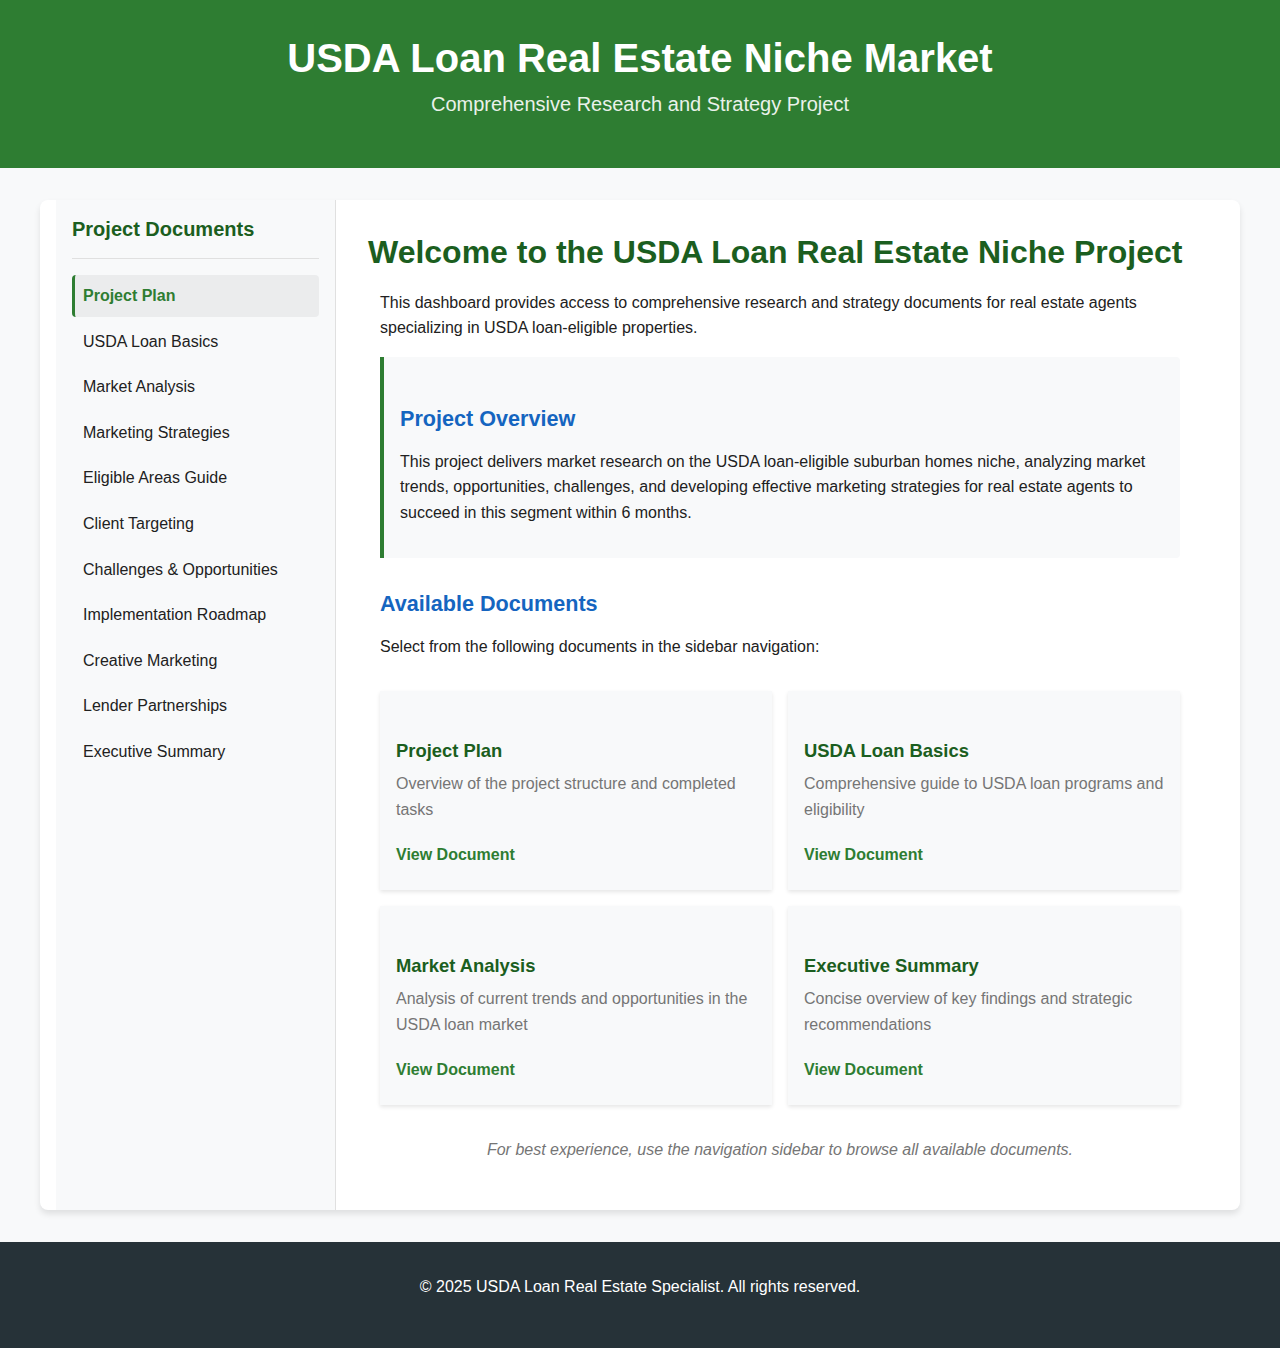
<file: usda-niche/index.html>
<!DOCTYPE html>
<html lang="en">
<head>
    <meta charset="UTF-8">
    <meta name="viewport" content="width=device-width, initial-scale=1.0">
    <title>USDA Loan Real Estate Niche Market Research Project</title>
    <link rel="stylesheet" href="styles.css">
    <link rel="stylesheet" href="mobile.css">
    <script src="script.js" defer></script>
</head>
<body>
    <header>
        <div class="container">
            <h1>USDA Loan Real Estate Niche Market</h1>
            <p class="subtitle">Comprehensive Research and Strategy Project</p>
        </div>
    </header>
    
    <div class="container main-content">
        <nav class="sidebar">
            <div class="nav-header">
                <h2>Project Documents</h2>
                <button id="toggleNav" class="mobile-only">Menu</button>
            </div>
            <ul id="navList">
                <li><a href="project-plan.html" class="active">Project Plan</a></li>
                <li><a href="usda-loan-basics.html">USDA Loan Basics</a></li>
                <li><a href="market-analysis.html">Market Analysis</a></li>
                <li><a href="marketing-strategies.html">Marketing Strategies</a></li>
                <li><a href="eligible-areas-guide.html">Eligible Areas Guide</a></li>
                <li><a href="client-targeting.html">Client Targeting</a></li>
                <li><a href="challenges-opportunities.html">Challenges & Opportunities</a></li>
                <li><a href="implementation-roadmap.html">Implementation Roadmap</a></li>
                <li><a href="creative-marketing.html">Creative Marketing</a></li>
                <li><a href="lender-partnerships.html">Lender Partnerships</a></li>
                <li><a href="executive-summary.html">Executive Summary</a></li>
            </ul>
        </nav>
        
        <main class="content">
            <section class="welcome active">
                <h2>Welcome to the USDA Loan Real Estate Niche Project</h2>
                <div class="document-content">
                    <p>This dashboard provides access to comprehensive research and strategy documents for real estate agents specializing in USDA loan-eligible properties.</p>
                    
                    <div class="highlight-box">
                        <h3>Project Overview</h3>
                        <p>This project delivers market research on the USDA loan-eligible suburban homes niche, analyzing market trends, opportunities, challenges, and developing effective marketing strategies for real estate agents to succeed in this segment within 6 months.</p>
                    </div>
                    
                    <h3>Available Documents</h3>
                    <p>Select from the following documents in the sidebar navigation:</p>
                    
                    <div class="document-cards">
                        <div class="document-card">
                            <h4>Project Plan</h4>
                            <p>Overview of the project structure and completed tasks</p>
                            <a href="project-plan.html" class="card-link">View Document</a>
                        </div>
                        
                        <div class="document-card">
                            <h4>USDA Loan Basics</h4>
                            <p>Comprehensive guide to USDA loan programs and eligibility</p>
                            <a href="usda-loan-basics.html" class="card-link">View Document</a>
                        </div>
                        
                        <div class="document-card">
                            <h4>Market Analysis</h4>
                            <p>Analysis of current trends and opportunities in the USDA loan market</p>
                            <a href="market-analysis.html" class="card-link">View Document</a>
                        </div>
                        
                        <div class="document-card">
                            <h4>Executive Summary</h4>
                            <p>Concise overview of key findings and strategic recommendations</p>
                            <a href="executive-summary.html" class="card-link">View Document</a>
                        </div>
                    </div>
                    
                    <p class="note">For best experience, use the navigation sidebar to browse all available documents.</p>
                </div>
            </section>
        </main>
    </div>
    
    <footer>
        <div class="container">
            <p>&copy; 2025 USDA Loan Real Estate Specialist. All rights reserved.</p>
        </div>
    </footer>
</body>
</html>
</file>
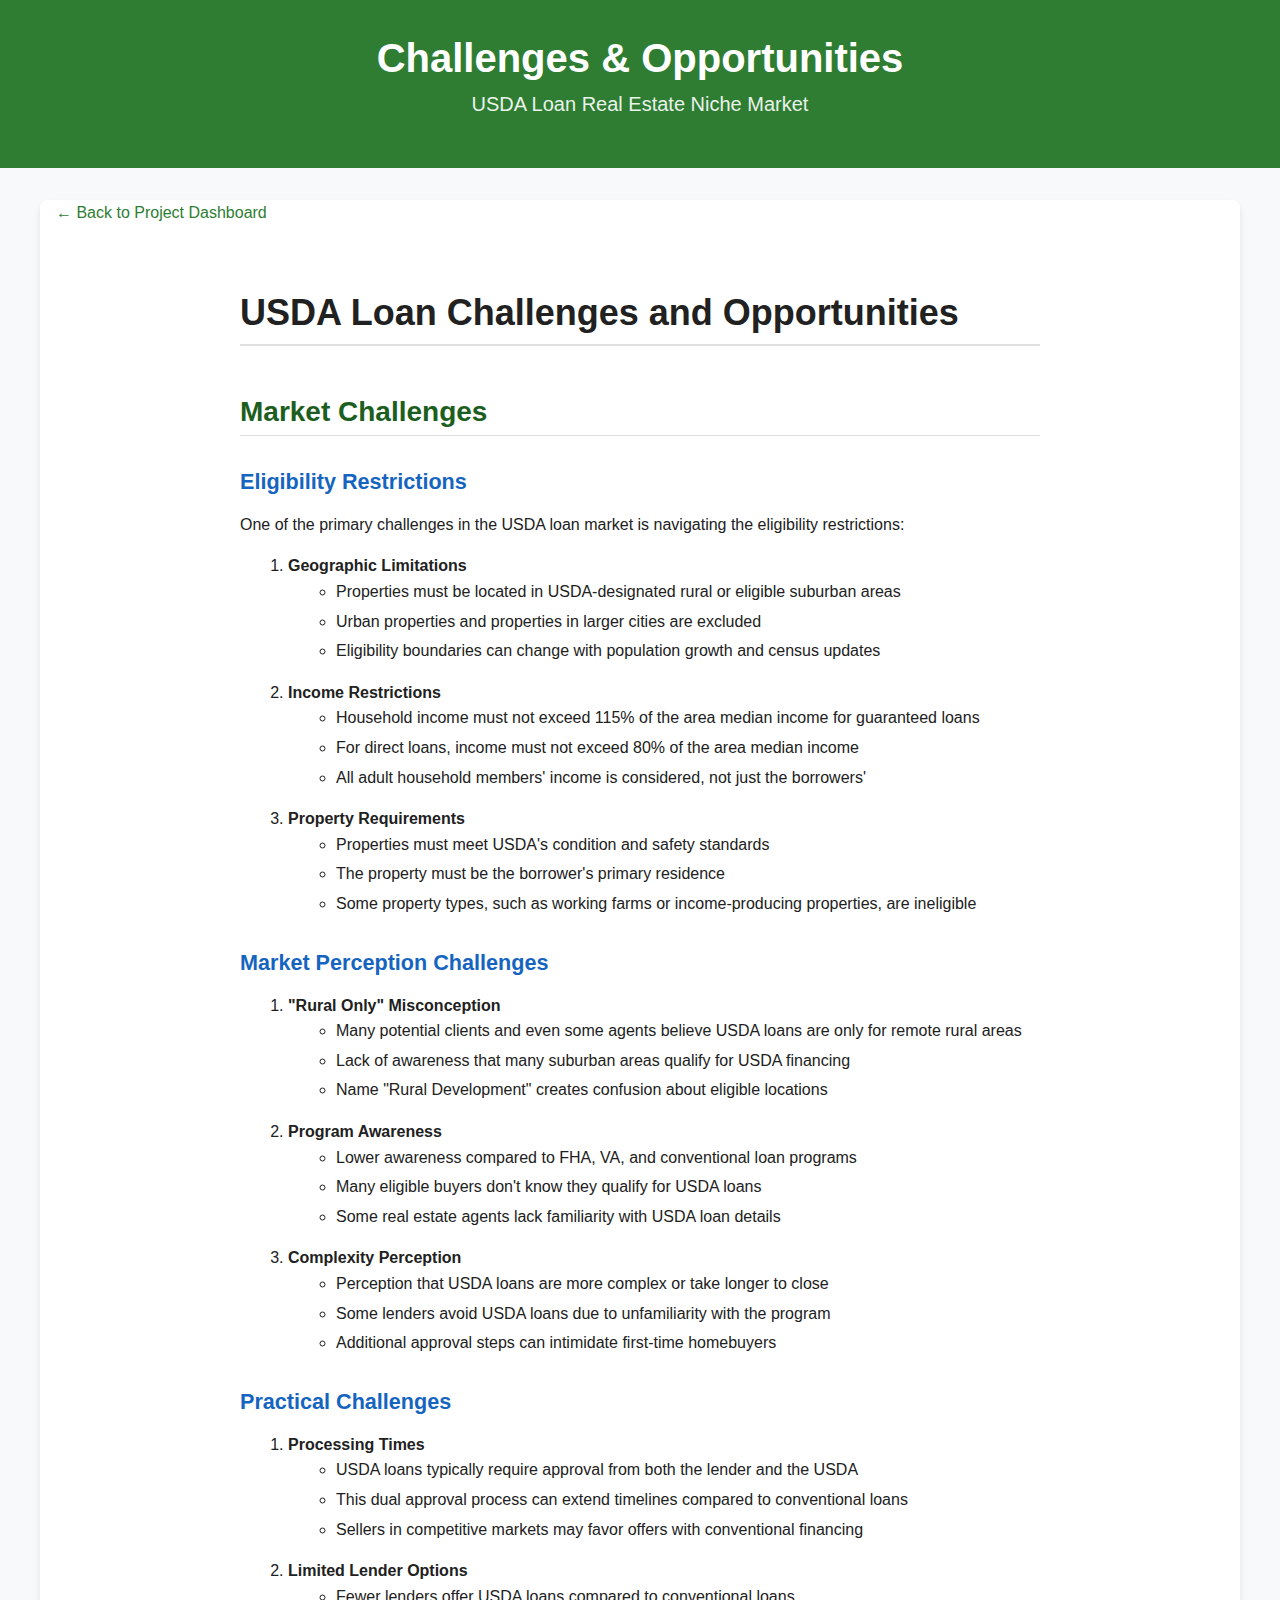
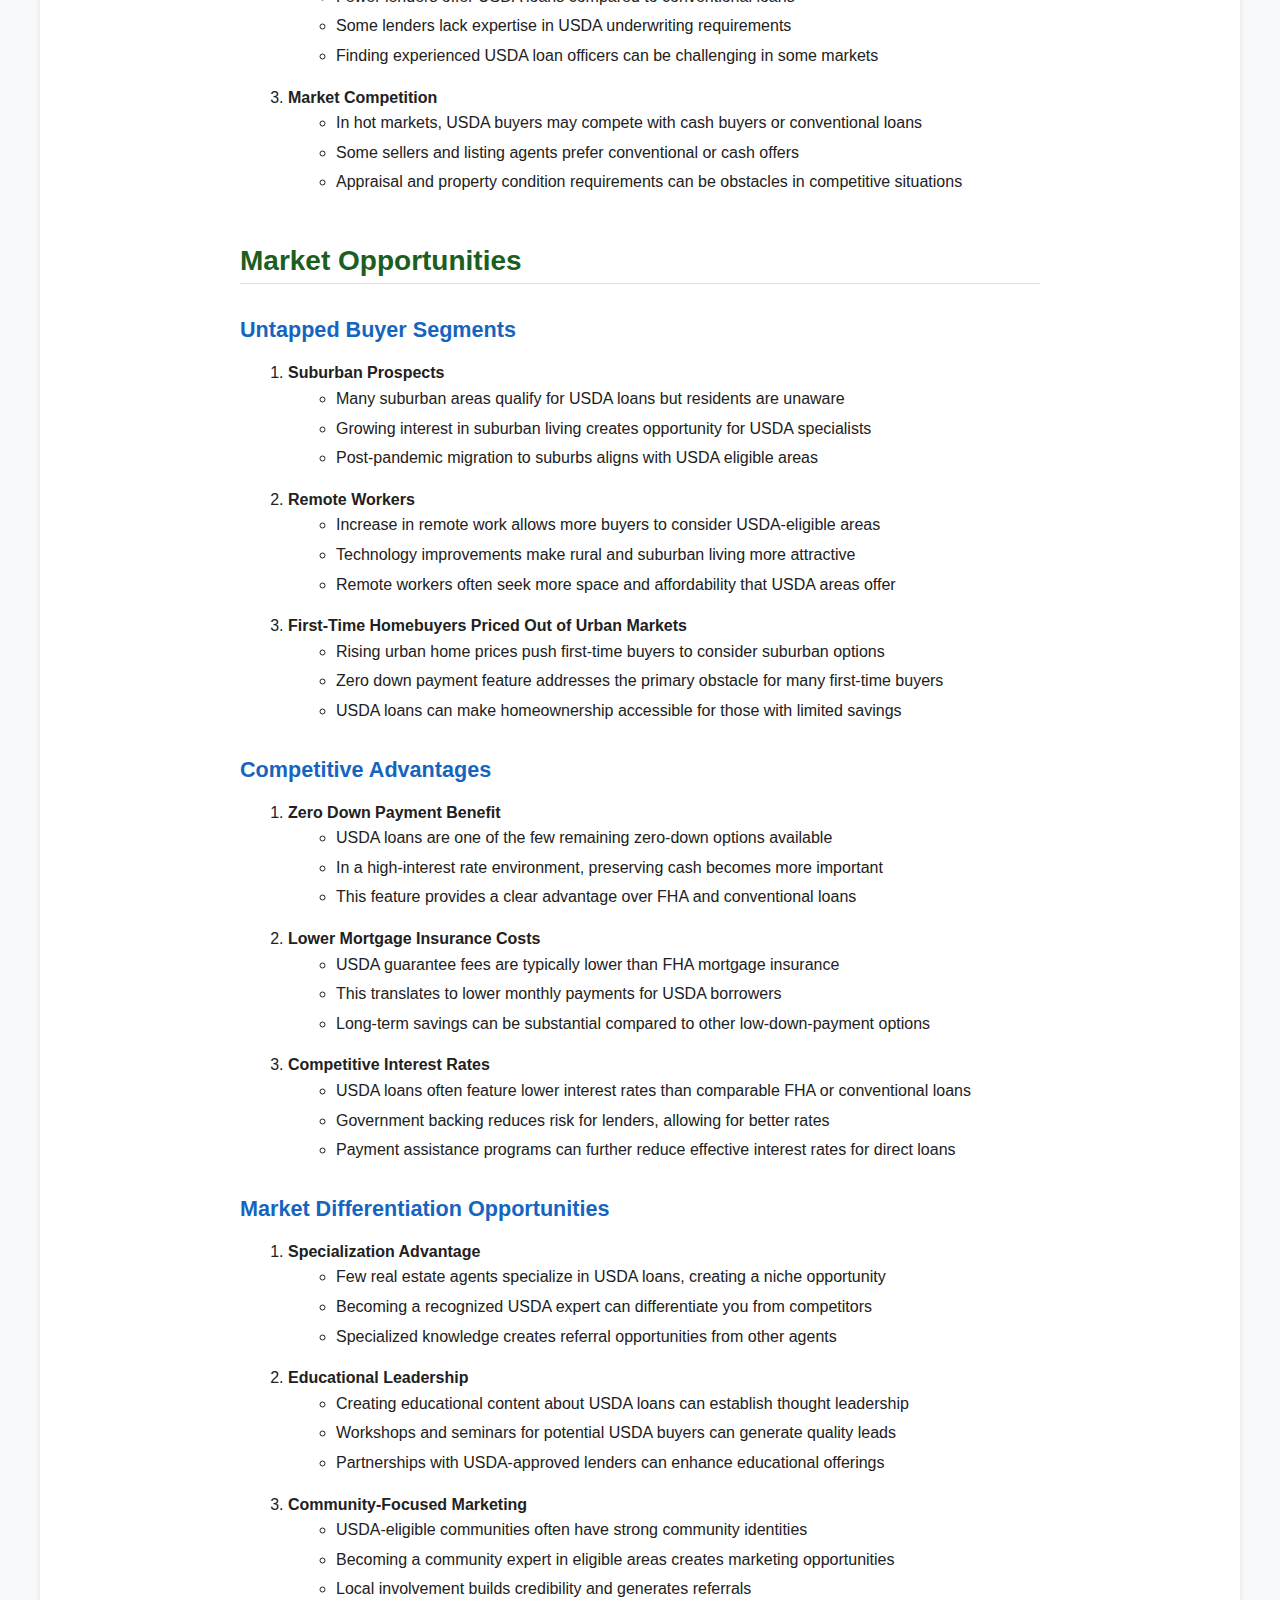
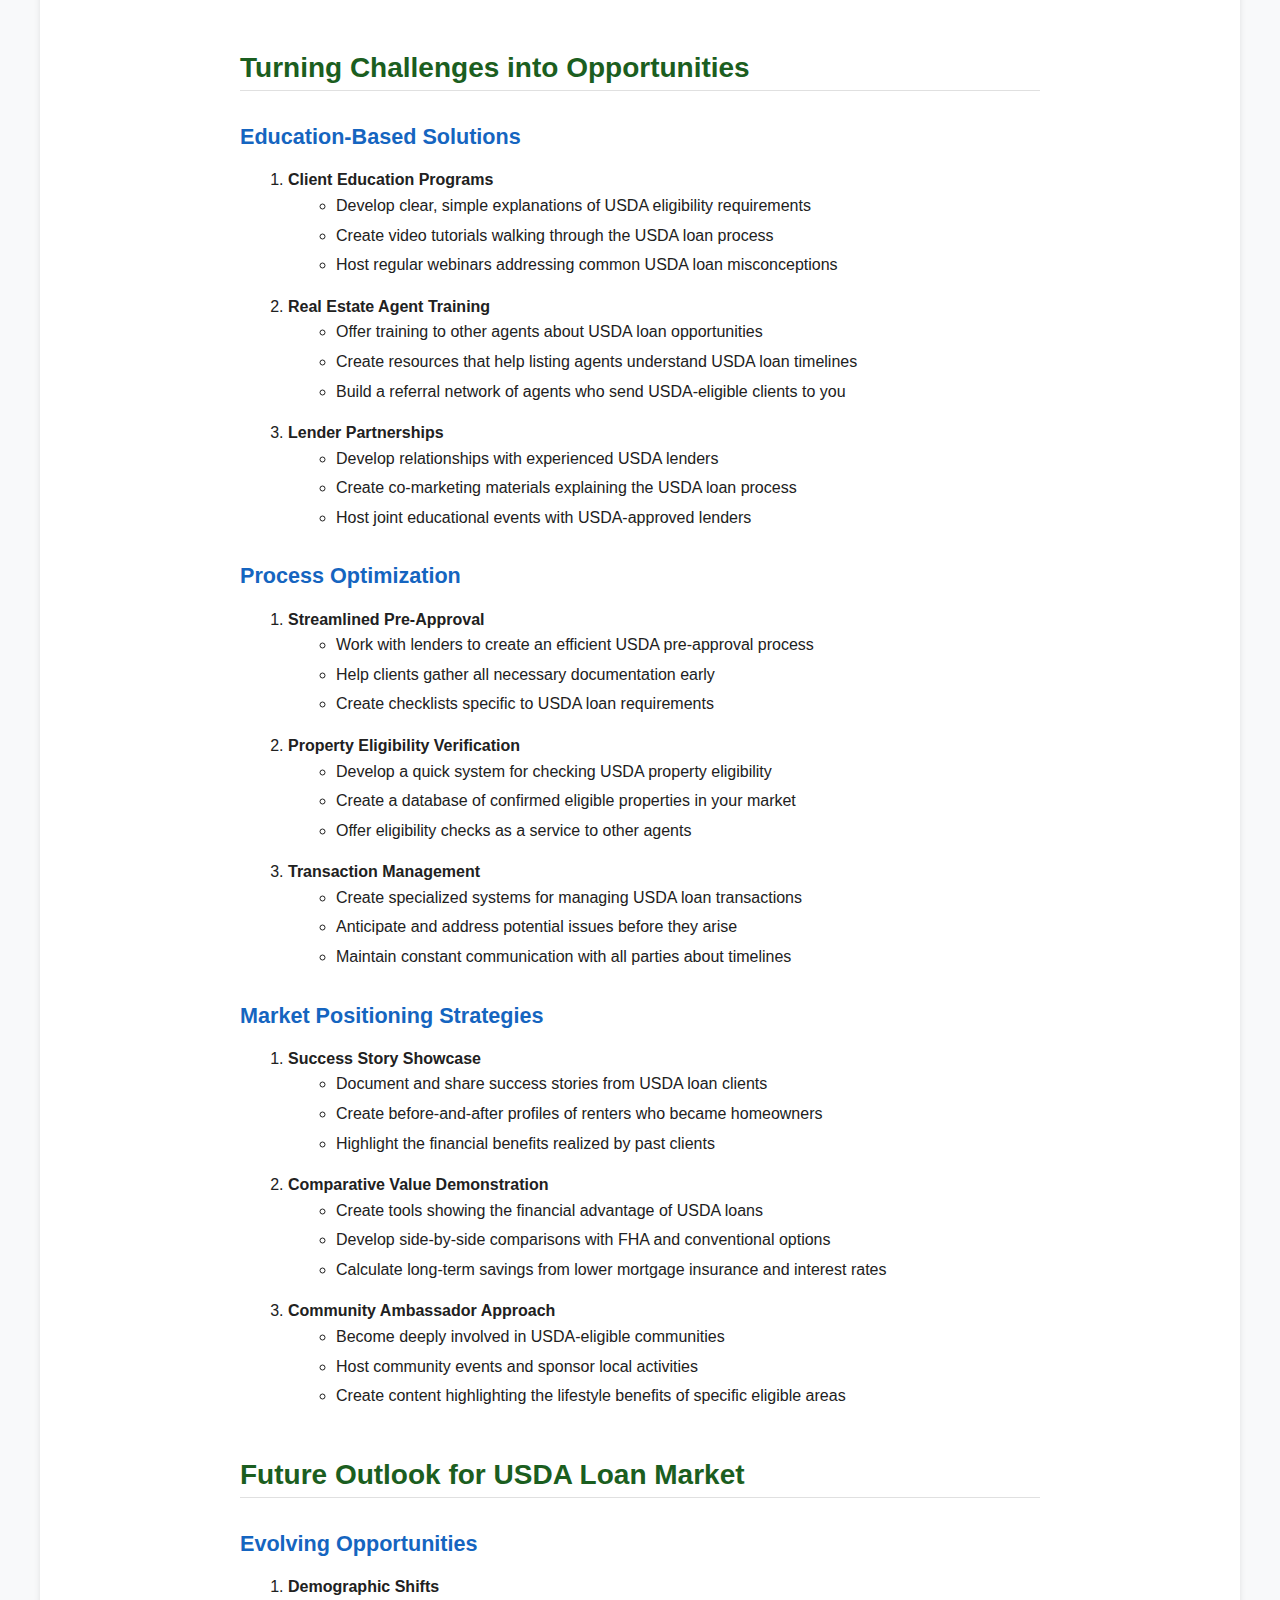
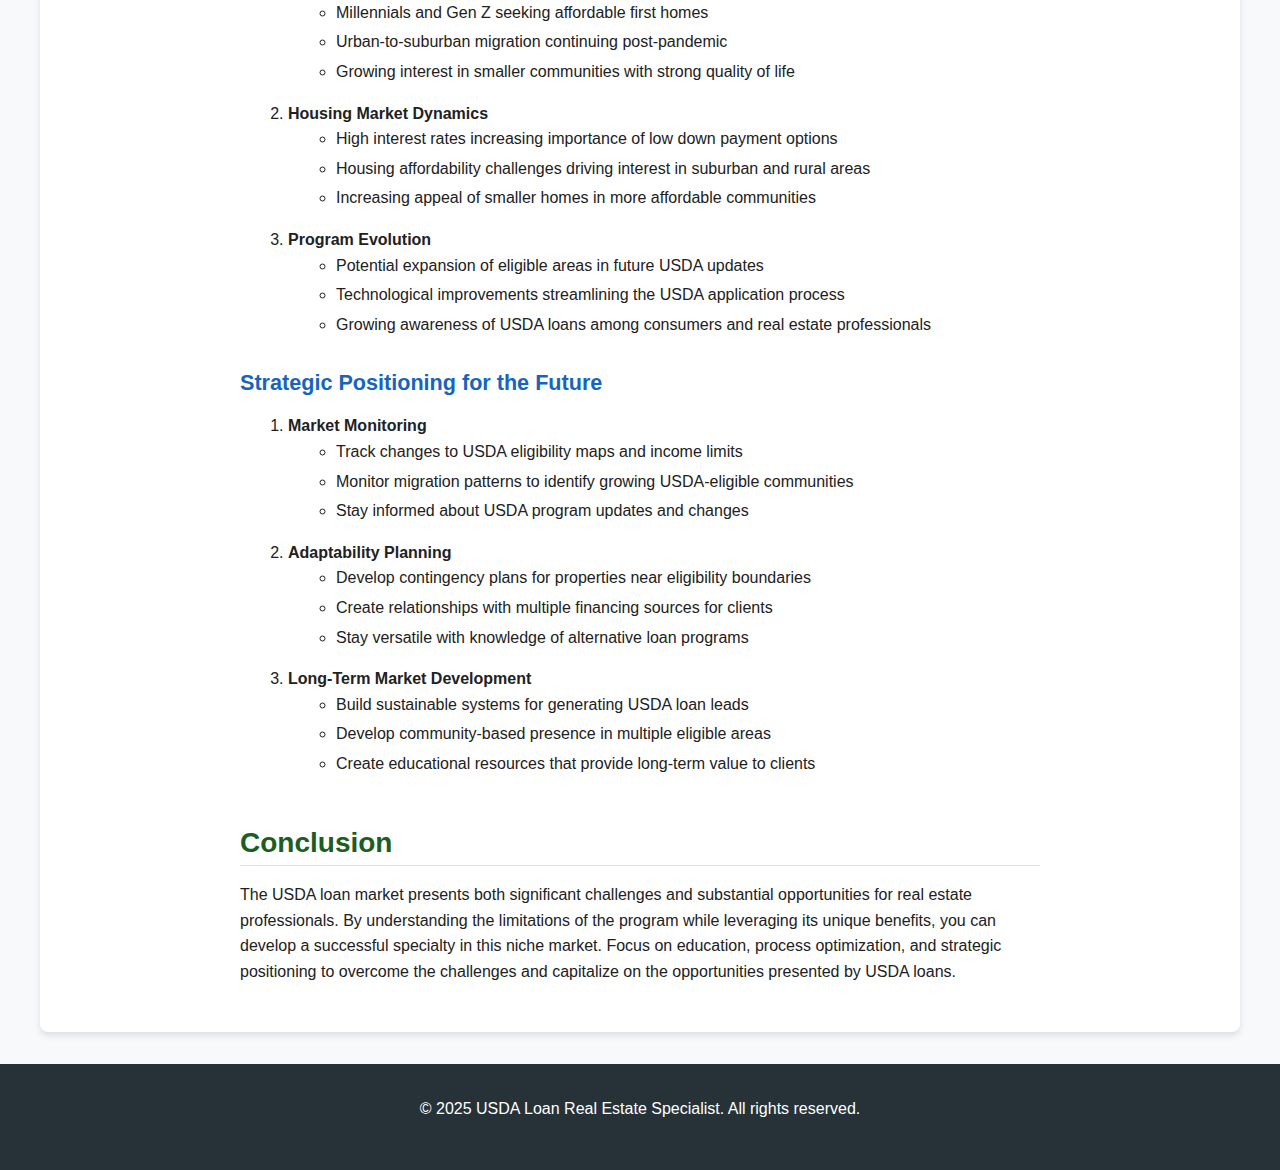
<file: usda-niche/challenges-opportunities.html>
<!DOCTYPE html>
<html lang="en">
<head>
    <meta charset="UTF-8">
    <meta name="viewport" content="width=device-width, initial-scale=1.0">
    <title>Challenges & Opportunities - USDA Loan Real Estate Niche</title>
    <link rel="stylesheet" href="styles.css">
    <link rel="stylesheet" href="mobile.css">
</head>
<body>
    <header>
        <div class="container">
            <h1>Challenges & Opportunities</h1>
            <p class="subtitle">USDA Loan Real Estate Niche Market</p>
        </div>
    </header>
    
    <div class="container main-content" style="flex-direction: column;">
        <nav class="document-nav">
            <a href="index.html">&larr; Back to Project Dashboard</a>
        </nav>
        
        <main class="content" style="display: block; padding-top: var(--spacing-md);">
            <div class="document-content">
                <h1>USDA Loan Challenges and Opportunities</h1>
                
                <h2>Market Challenges</h2>
                
                <h3>Eligibility Restrictions</h3>
                
                <p>One of the primary challenges in the USDA loan market is navigating the eligibility restrictions:</p>
                
                <ol>
                    <li><strong>Geographic Limitations</strong>
                        <ul>
                            <li>Properties must be located in USDA-designated rural or eligible suburban areas</li>
                            <li>Urban properties and properties in larger cities are excluded</li>
                            <li>Eligibility boundaries can change with population growth and census updates</li>
                        </ul>
                    </li>
                    <li><strong>Income Restrictions</strong>
                        <ul>
                            <li>Household income must not exceed 115% of the area median income for guaranteed loans</li>
                            <li>For direct loans, income must not exceed 80% of the area median income</li>
                            <li>All adult household members' income is considered, not just the borrowers'</li>
                        </ul>
                    </li>
                    <li><strong>Property Requirements</strong>
                        <ul>
                            <li>Properties must meet USDA's condition and safety standards</li>
                            <li>The property must be the borrower's primary residence</li>
                            <li>Some property types, such as working farms or income-producing properties, are ineligible</li>
                        </ul>
                    </li>
                </ol>
                
                <h3>Market Perception Challenges</h3>
                
                <ol>
                    <li><strong>"Rural Only" Misconception</strong>
                        <ul>
                            <li>Many potential clients and even some agents believe USDA loans are only for remote rural areas</li>
                            <li>Lack of awareness that many suburban areas qualify for USDA financing</li>
                            <li>Name "Rural Development" creates confusion about eligible locations</li>
                        </ul>
                    </li>
                    <li><strong>Program Awareness</strong>
                        <ul>
                            <li>Lower awareness compared to FHA, VA, and conventional loan programs</li>
                            <li>Many eligible buyers don't know they qualify for USDA loans</li>
                            <li>Some real estate agents lack familiarity with USDA loan details</li>
                        </ul>
                    </li>
                    <li><strong>Complexity Perception</strong>
                        <ul>
                            <li>Perception that USDA loans are more complex or take longer to close</li>
                            <li>Some lenders avoid USDA loans due to unfamiliarity with the program</li>
                            <li>Additional approval steps can intimidate first-time homebuyers</li>
                        </ul>
                    </li>
                </ol>
                
                <h3>Practical Challenges</h3>
                
                <ol>
                    <li><strong>Processing Times</strong>
                        <ul>
                            <li>USDA loans typically require approval from both the lender and the USDA</li>
                            <li>This dual approval process can extend timelines compared to conventional loans</li>
                            <li>Sellers in competitive markets may favor offers with conventional financing</li>
                        </ul>
                    </li>
                    <li><strong>Limited Lender Options</strong>
                        <ul>
                            <li>Fewer lenders offer USDA loans compared to conventional loans</li>
                            <li>Some lenders lack expertise in USDA underwriting requirements</li>
                            <li>Finding experienced USDA loan officers can be challenging in some markets</li>
                        </ul>
                    </li>
                    <li><strong>Market Competition</strong>
                        <ul>
                            <li>In hot markets, USDA buyers may compete with cash buyers or conventional loans</li>
                            <li>Some sellers and listing agents prefer conventional or cash offers</li>
                            <li>Appraisal and property condition requirements can be obstacles in competitive situations</li>
                        </ul>
                    </li>
                </ol>
                
                <h2>Market Opportunities</h2>
                
                <h3>Untapped Buyer Segments</h3>
                
                <ol>
                    <li><strong>Suburban Prospects</strong>
                        <ul>
                            <li>Many suburban areas qualify for USDA loans but residents are unaware</li>
                            <li>Growing interest in suburban living creates opportunity for USDA specialists</li>
                            <li>Post-pandemic migration to suburbs aligns with USDA eligible areas</li>
                        </ul>
                    </li>
                    <li><strong>Remote Workers</strong>
                        <ul>
                            <li>Increase in remote work allows more buyers to consider USDA-eligible areas</li>
                            <li>Technology improvements make rural and suburban living more attractive</li>
                            <li>Remote workers often seek more space and affordability that USDA areas offer</li>
                        </ul>
                    </li>
                    <li><strong>First-Time Homebuyers Priced Out of Urban Markets</strong>
                        <ul>
                            <li>Rising urban home prices push first-time buyers to consider suburban options</li>
                            <li>Zero down payment feature addresses the primary obstacle for many first-time buyers</li>
                            <li>USDA loans can make homeownership accessible for those with limited savings</li>
                        </ul>
                    </li>
                </ol>
                
                <h3>Competitive Advantages</h3>
                
                <ol>
                    <li><strong>Zero Down Payment Benefit</strong>
                        <ul>
                            <li>USDA loans are one of the few remaining zero-down options available</li>
                            <li>In a high-interest rate environment, preserving cash becomes more important</li>
                            <li>This feature provides a clear advantage over FHA and conventional loans</li>
                        </ul>
                    </li>
                    <li><strong>Lower Mortgage Insurance Costs</strong>
                        <ul>
                            <li>USDA guarantee fees are typically lower than FHA mortgage insurance</li>
                            <li>This translates to lower monthly payments for USDA borrowers</li>
                            <li>Long-term savings can be substantial compared to other low-down-payment options</li>
                        </ul>
                    </li>
                    <li><strong>Competitive Interest Rates</strong>
                        <ul>
                            <li>USDA loans often feature lower interest rates than comparable FHA or conventional loans</li>
                            <li>Government backing reduces risk for lenders, allowing for better rates</li>
                            <li>Payment assistance programs can further reduce effective interest rates for direct loans</li>
                        </ul>
                    </li>
                </ol>
                
                <h3>Market Differentiation Opportunities</h3>
                
                <ol>
                    <li><strong>Specialization Advantage</strong>
                        <ul>
                            <li>Few real estate agents specialize in USDA loans, creating a niche opportunity</li>
                            <li>Becoming a recognized USDA expert can differentiate you from competitors</li>
                            <li>Specialized knowledge creates referral opportunities from other agents</li>
                        </ul>
                    </li>
                    <li><strong>Educational Leadership</strong>
                        <ul>
                            <li>Creating educational content about USDA loans can establish thought leadership</li>
                            <li>Workshops and seminars for potential USDA buyers can generate quality leads</li>
                            <li>Partnerships with USDA-approved lenders can enhance educational offerings</li>
                        </ul>
                    </li>
                    <li><strong>Community-Focused Marketing</strong>
                        <ul>
                            <li>USDA-eligible communities often have strong community identities</li>
                            <li>Becoming a community expert in eligible areas creates marketing opportunities</li>
                            <li>Local involvement builds credibility and generates referrals</li>
                        </ul>
                    </li>
                </ol>
                
                <h2>Turning Challenges into Opportunities</h2>
                
                <h3>Education-Based Solutions</h3>
                
                <ol>
                    <li><strong>Client Education Programs</strong>
                        <ul>
                            <li>Develop clear, simple explanations of USDA eligibility requirements</li>
                            <li>Create video tutorials walking through the USDA loan process</li>
                            <li>Host regular webinars addressing common USDA loan misconceptions</li>
                        </ul>
                    </li>
                    <li><strong>Real Estate Agent Training</strong>
                        <ul>
                            <li>Offer training to other agents about USDA loan opportunities</li>
                            <li>Create resources that help listing agents understand USDA loan timelines</li>
                            <li>Build a referral network of agents who send USDA-eligible clients to you</li>
                        </ul>
                    </li>
                    <li><strong>Lender Partnerships</strong>
                        <ul>
                            <li>Develop relationships with experienced USDA lenders</li>
                            <li>Create co-marketing materials explaining the USDA loan process</li>
                            <li>Host joint educational events with USDA-approved lenders</li>
                        </ul>
                    </li>
                </ol>
                
                <h3>Process Optimization</h3>
                
                <ol>
                    <li><strong>Streamlined Pre-Approval</strong>
                        <ul>
                            <li>Work with lenders to create an efficient USDA pre-approval process</li>
                            <li>Help clients gather all necessary documentation early</li>
                            <li>Create checklists specific to USDA loan requirements</li>
                        </ul>
                    </li>
                    <li><strong>Property Eligibility Verification</strong>
                        <ul>
                            <li>Develop a quick system for checking USDA property eligibility</li>
                            <li>Create a database of confirmed eligible properties in your market</li>
                            <li>Offer eligibility checks as a service to other agents</li>
                        </ul>
                    </li>
                    <li><strong>Transaction Management</strong>
                        <ul>
                            <li>Create specialized systems for managing USDA loan transactions</li>
                            <li>Anticipate and address potential issues before they arise</li>
                            <li>Maintain constant communication with all parties about timelines</li>
                        </ul>
                    </li>
                </ol>
                
                <h3>Market Positioning Strategies</h3>
                
                <ol>
                    <li><strong>Success Story Showcase</strong>
                        <ul>
                            <li>Document and share success stories from USDA loan clients</li>
                            <li>Create before-and-after profiles of renters who became homeowners</li>
                            <li>Highlight the financial benefits realized by past clients</li>
                        </ul>
                    </li>
                    <li><strong>Comparative Value Demonstration</strong>
                        <ul>
                            <li>Create tools showing the financial advantage of USDA loans</li>
                            <li>Develop side-by-side comparisons with FHA and conventional options</li>
                            <li>Calculate long-term savings from lower mortgage insurance and interest rates</li>
                        </ul>
                    </li>
                    <li><strong>Community Ambassador Approach</strong>
                        <ul>
                            <li>Become deeply involved in USDA-eligible communities</li>
                            <li>Host community events and sponsor local activities</li>
                            <li>Create content highlighting the lifestyle benefits of specific eligible areas</li>
                        </ul>
                    </li>
                </ol>
                
                <h2>Future Outlook for USDA Loan Market</h2>
                
                <h3>Evolving Opportunities</h3>
                
                <ol>
                    <li><strong>Demographic Shifts</strong>
                        <ul>
                            <li>Millennials and Gen Z seeking affordable first homes</li>
                            <li>Urban-to-suburban migration continuing post-pandemic</li>
                            <li>Growing interest in smaller communities with strong quality of life</li>
                        </ul>
                    </li>
                    <li><strong>Housing Market Dynamics</strong>
                        <ul>
                            <li>High interest rates increasing importance of low down payment options</li>
                            <li>Housing affordability challenges driving interest in suburban and rural areas</li>
                            <li>Increasing appeal of smaller homes in more affordable communities</li>
                        </ul>
                    </li>
                    <li><strong>Program Evolution</strong>
                        <ul>
                            <li>Potential expansion of eligible areas in future USDA updates</li>
                            <li>Technological improvements streamlining the USDA application process</li>
                            <li>Growing awareness of USDA loans among consumers and real estate professionals</li>
                        </ul>
                    </li>
                </ol>
                
                <h3>Strategic Positioning for the Future</h3>
                
                <ol>
                    <li><strong>Market Monitoring</strong>
                        <ul>
                            <li>Track changes to USDA eligibility maps and income limits</li>
                            <li>Monitor migration patterns to identify growing USDA-eligible communities</li>
                            <li>Stay informed about USDA program updates and changes</li>
                        </ul>
                    </li>
                    <li><strong>Adaptability Planning</strong>
                        <ul>
                            <li>Develop contingency plans for properties near eligibility boundaries</li>
                            <li>Create relationships with multiple financing sources for clients</li>
                            <li>Stay versatile with knowledge of alternative loan programs</li>
                        </ul>
                    </li>
                    <li><strong>Long-Term Market Development</strong>
                        <ul>
                            <li>Build sustainable systems for generating USDA loan leads</li>
                            <li>Develop community-based presence in multiple eligible areas</li>
                            <li>Create educational resources that provide long-term value to clients</li>
                        </ul>
                    </li>
                </ol>
                
                <h2>Conclusion</h2>
                
                <p>The USDA loan market presents both significant challenges and substantial opportunities for real estate professionals. By understanding the limitations of the program while leveraging its unique benefits, you can develop a successful specialty in this niche market. Focus on education, process optimization, and strategic positioning to overcome the challenges and capitalize on the opportunities presented by USDA loans.</p>
            </div>
        </main>
    </div>
    
    <footer>
        <div class="container">
            <p>&copy; 2025 USDA Loan Real Estate Specialist. All rights reserved.</p>
        </div>
    </footer>
</body>
</html>
</file>
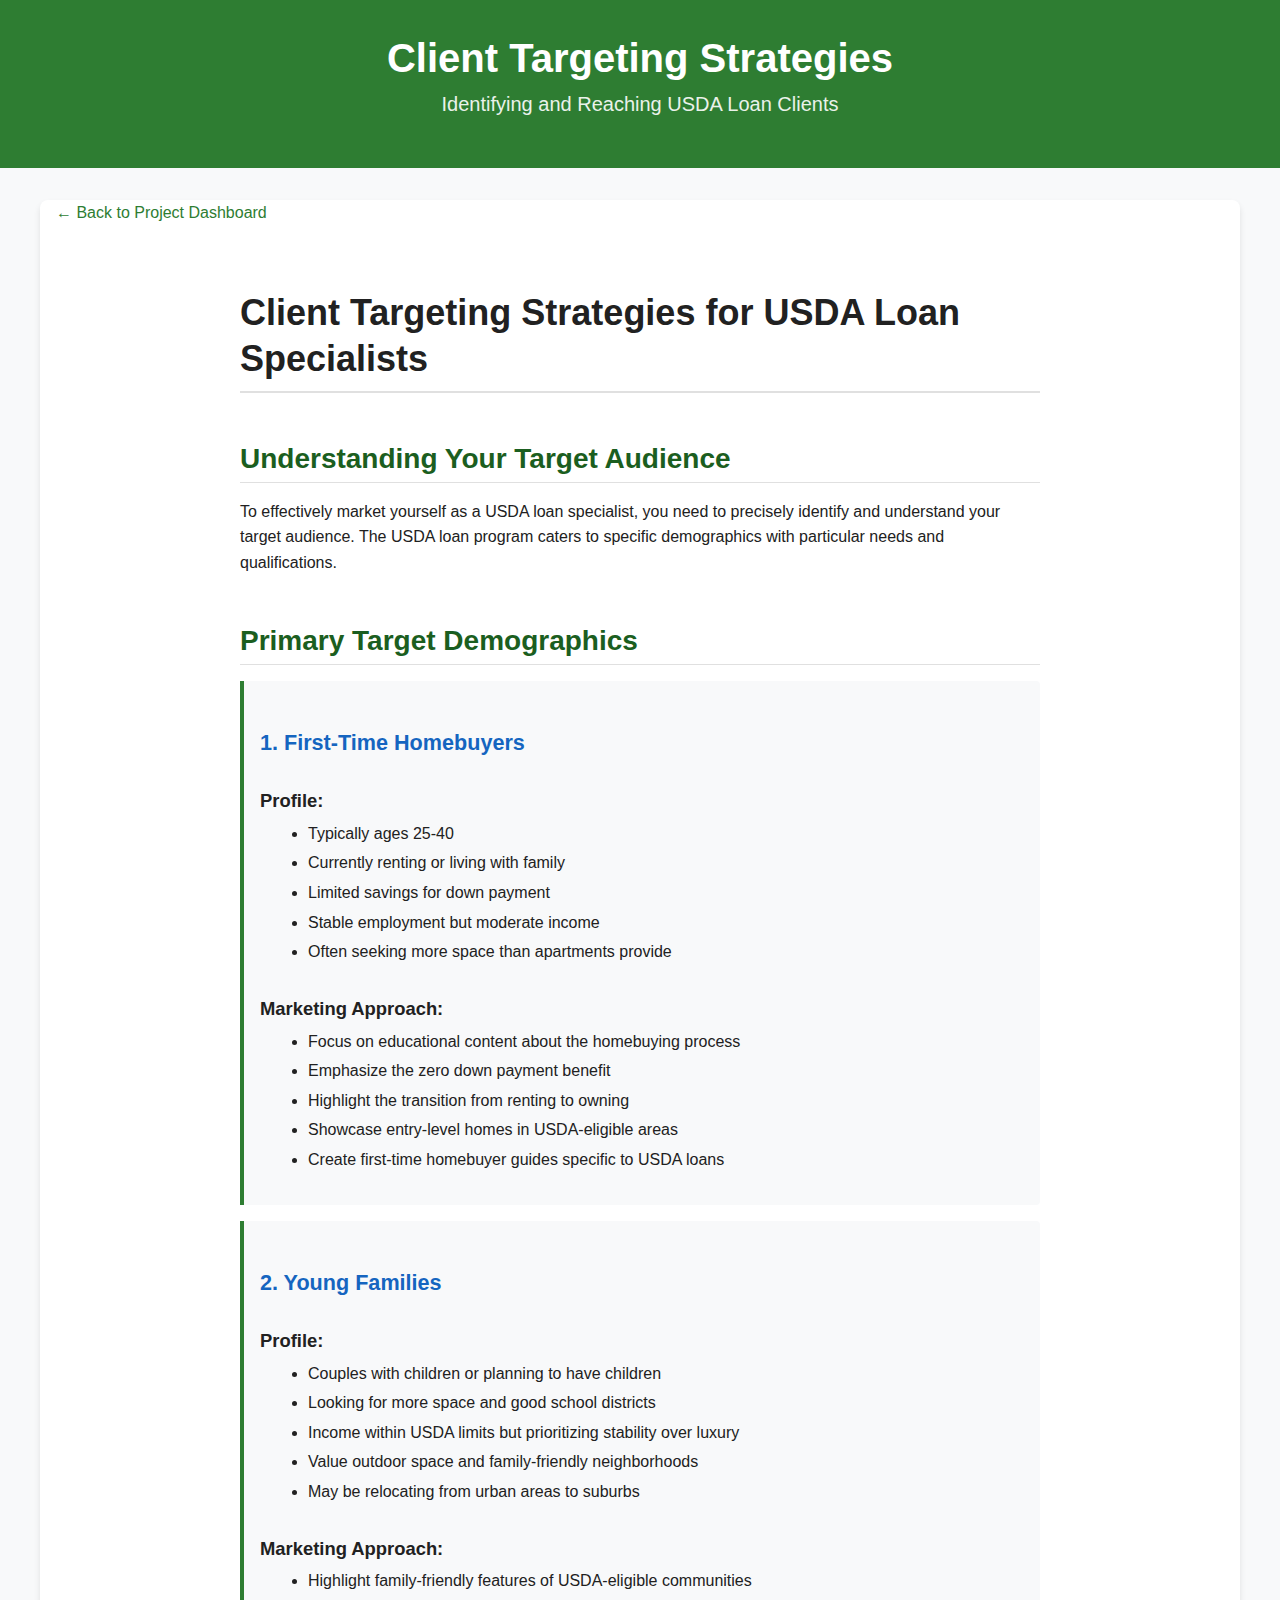
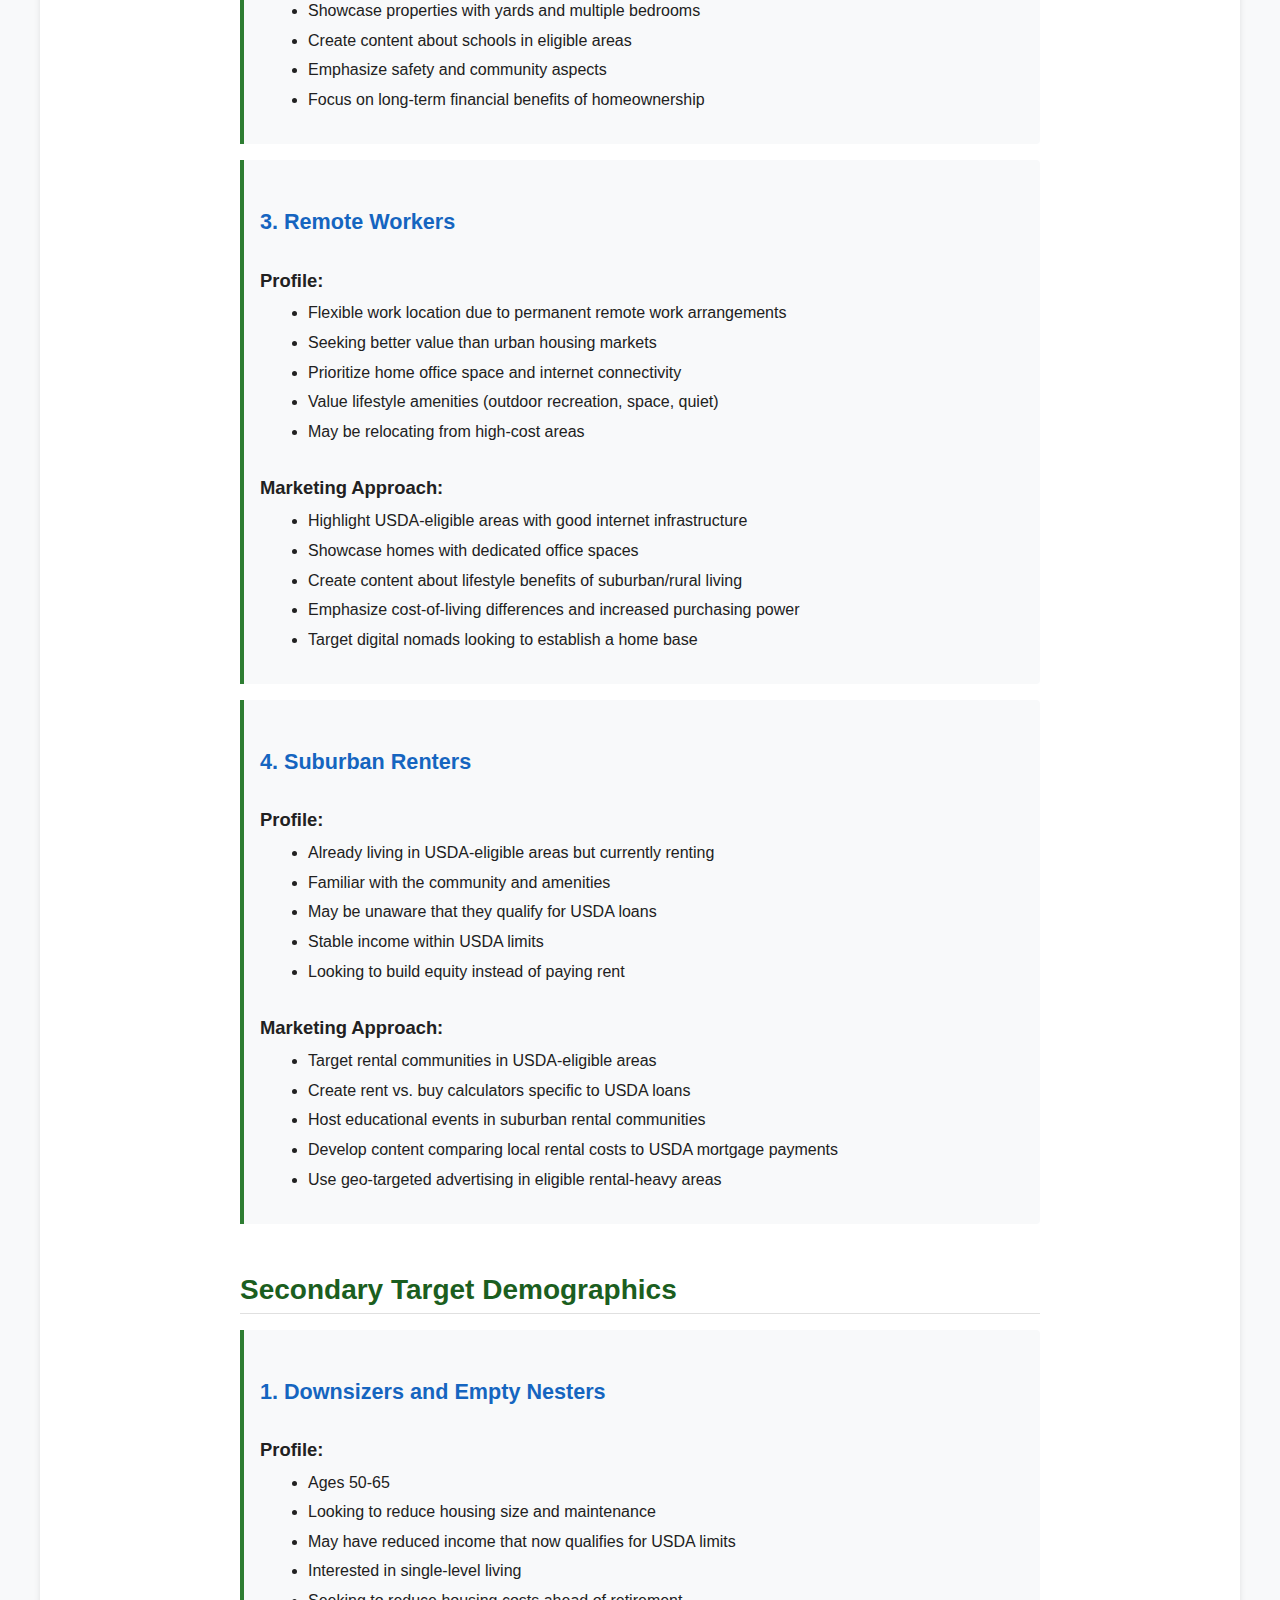
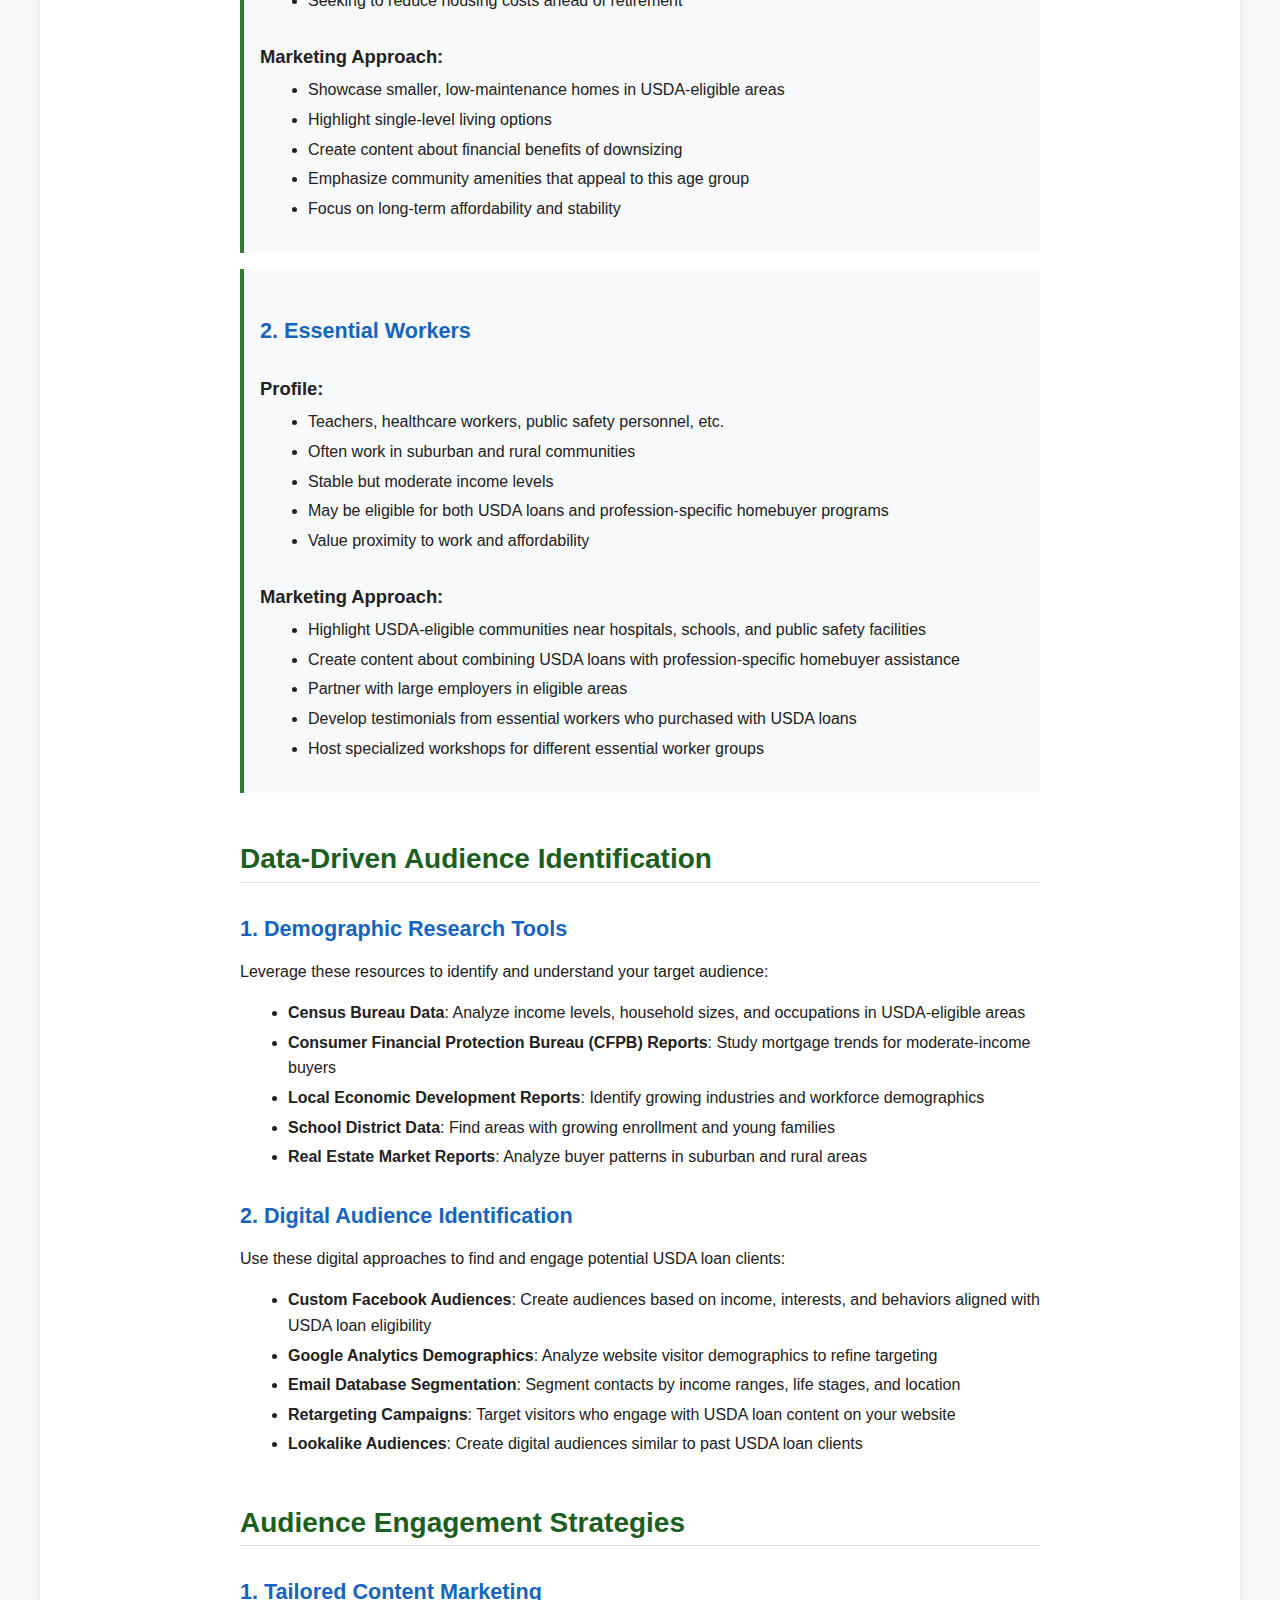
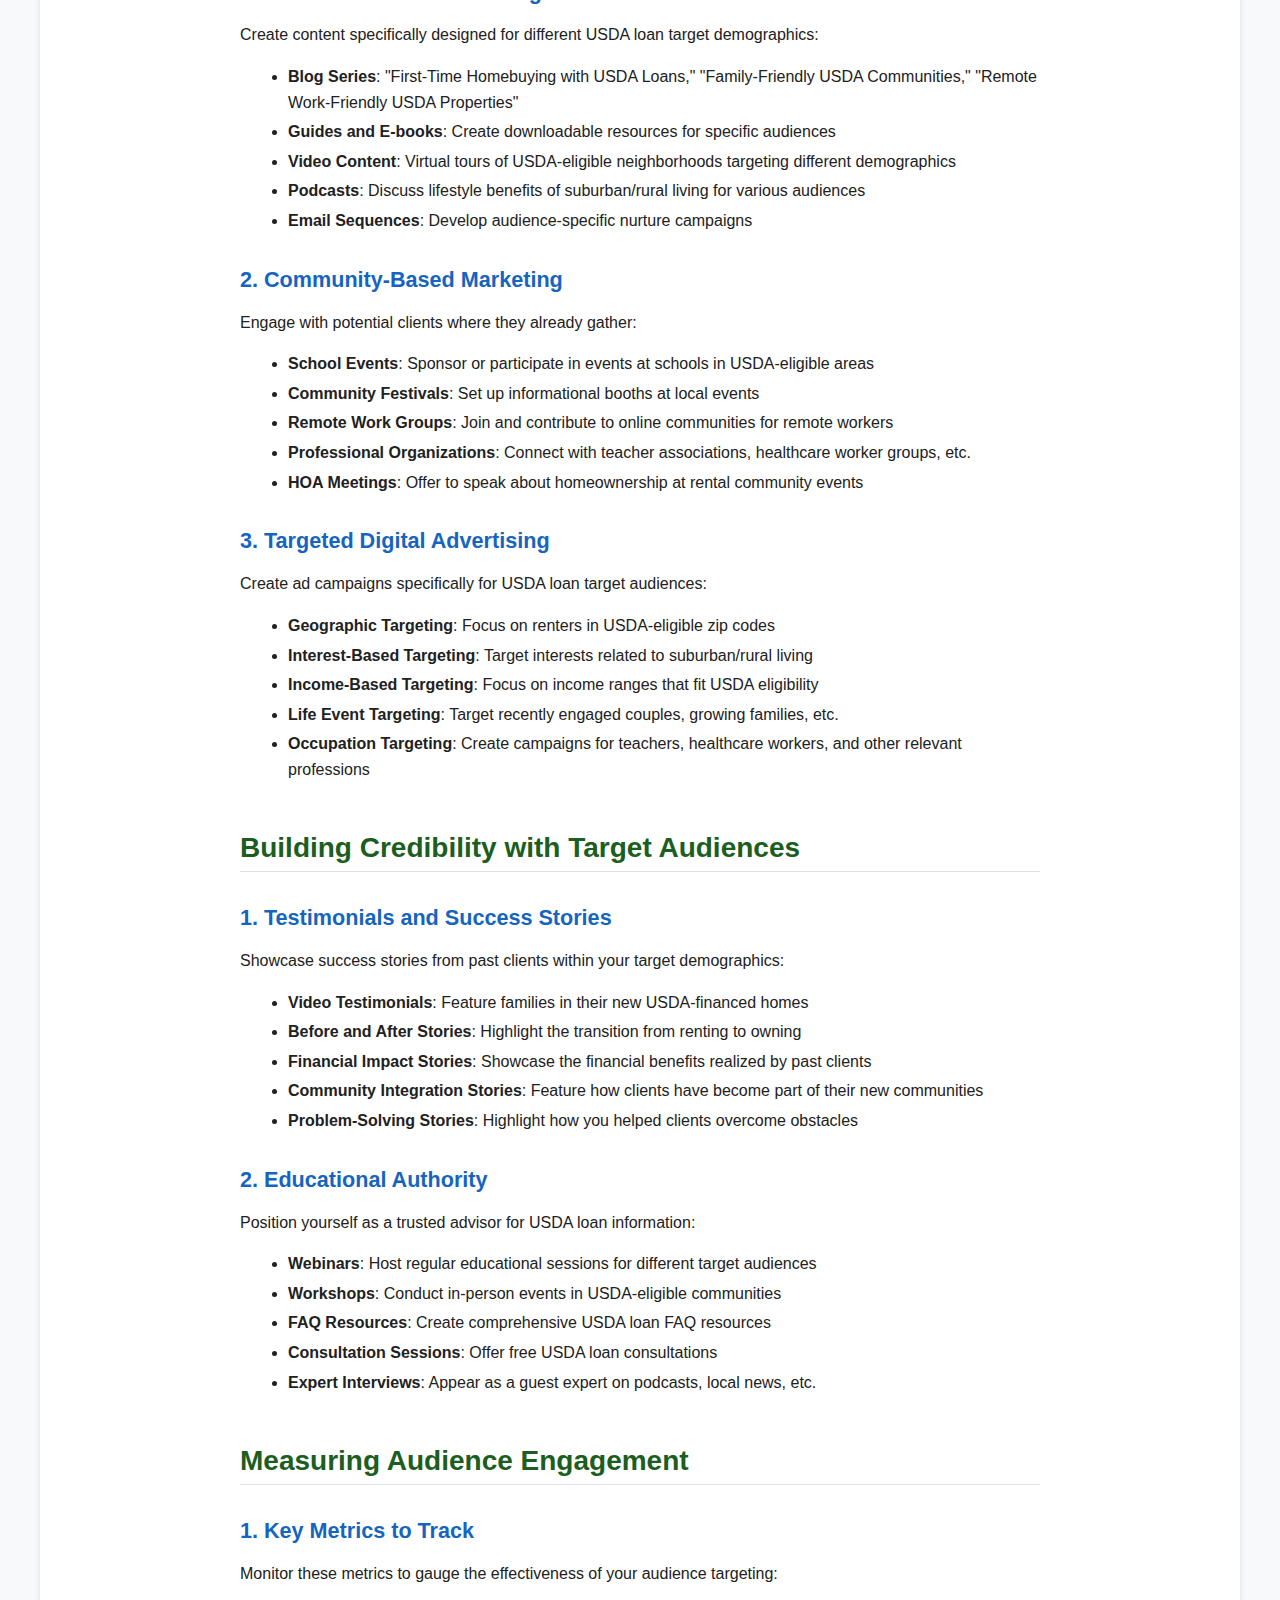
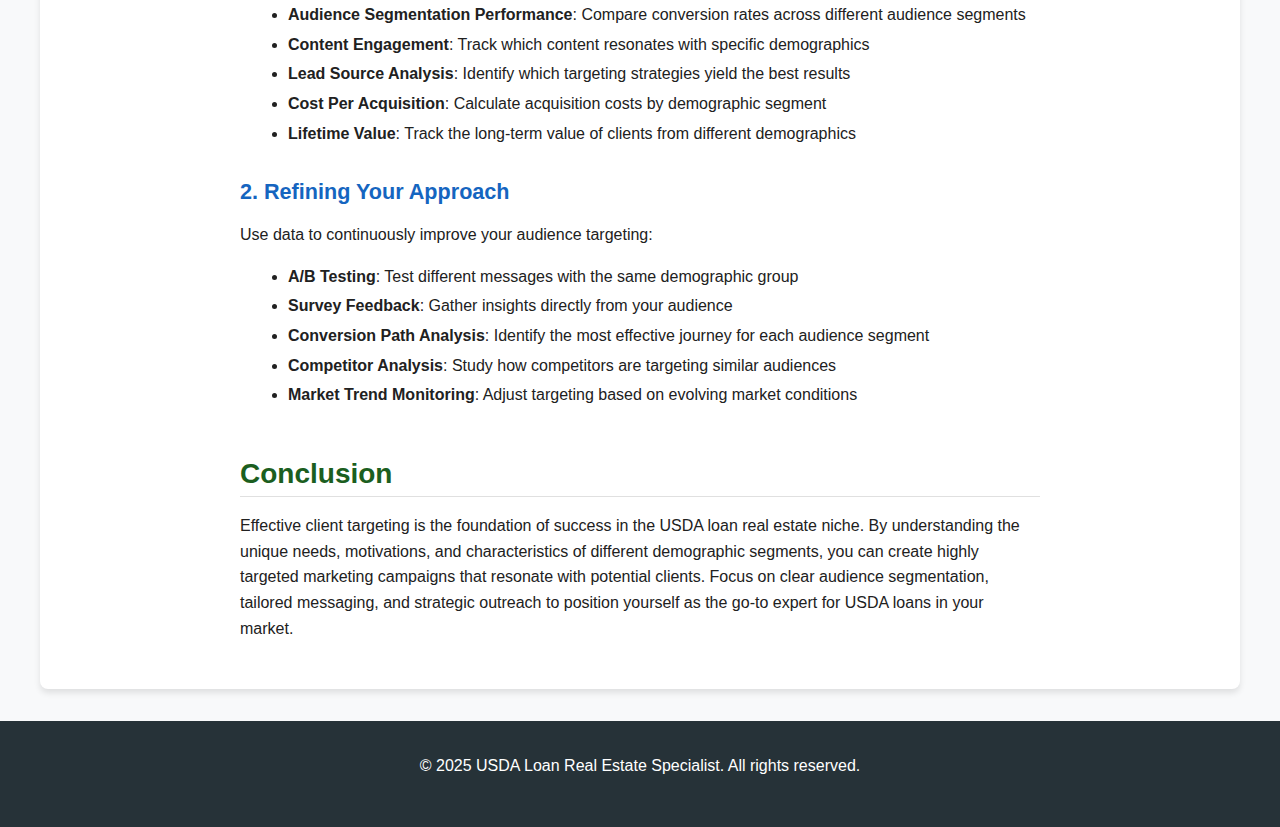
<file: usda-niche/client-targeting.html>
<!DOCTYPE html>
<html lang="en">
<head>
    <meta charset="UTF-8">
    <meta name="viewport" content="width=device-width, initial-scale=1.0">
    <title>Client Targeting Strategies - USDA Loan Real Estate Niche</title>
    <link rel="stylesheet" href="styles.css">
    <link rel="stylesheet" href="mobile.css">
</head>
<body>
    <header>
        <div class="container">
            <h1>Client Targeting Strategies</h1>
            <p class="subtitle">Identifying and Reaching USDA Loan Clients</p>
        </div>
    </header>
    
    <div class="container main-content" style="flex-direction: column;">
        <nav class="document-nav">
            <a href="index.html">&larr; Back to Project Dashboard</a>
        </nav>
        
        <main class="content" style="display: block; padding-top: var(--spacing-md);">
            <div class="document-content">
                <h1>Client Targeting Strategies for USDA Loan Specialists</h1>
                
                <h2>Understanding Your Target Audience</h2>
                
                <p>To effectively market yourself as a USDA loan specialist, you need to precisely identify and understand your target audience. The USDA loan program caters to specific demographics with particular needs and qualifications.</p>
                
                <h2>Primary Target Demographics</h2>
                
                <div class="highlight-box">
                    <h3>1. First-Time Homebuyers</h3>
                    
                    <h4>Profile:</h4>
                    <ul>
                        <li>Typically ages 25-40</li>
                        <li>Currently renting or living with family</li>
                        <li>Limited savings for down payment</li>
                        <li>Stable employment but moderate income</li>
                        <li>Often seeking more space than apartments provide</li>
                    </ul>
                    
                    <h4>Marketing Approach:</h4>
                    <ul>
                        <li>Focus on educational content about the homebuying process</li>
                        <li>Emphasize the zero down payment benefit</li>
                        <li>Highlight the transition from renting to owning</li>
                        <li>Showcase entry-level homes in USDA-eligible areas</li>
                        <li>Create first-time homebuyer guides specific to USDA loans</li>
                    </ul>
                </div>
                
                <div class="highlight-box">
                    <h3>2. Young Families</h3>
                    
                    <h4>Profile:</h4>
                    <ul>
                        <li>Couples with children or planning to have children</li>
                        <li>Looking for more space and good school districts</li>
                        <li>Income within USDA limits but prioritizing stability over luxury</li>
                        <li>Value outdoor space and family-friendly neighborhoods</li>
                        <li>May be relocating from urban areas to suburbs</li>
                    </ul>
                    
                    <h4>Marketing Approach:</h4>
                    <ul>
                        <li>Highlight family-friendly features of USDA-eligible communities</li>
                        <li>Showcase properties with yards and multiple bedrooms</li>
                        <li>Create content about schools in eligible areas</li>
                        <li>Emphasize safety and community aspects</li>
                        <li>Focus on long-term financial benefits of homeownership</li>
                    </ul>
                </div>
                
                <div class="highlight-box">
                    <h3>3. Remote Workers</h3>
                    
                    <h4>Profile:</h4>
                    <ul>
                        <li>Flexible work location due to permanent remote work arrangements</li>
                        <li>Seeking better value than urban housing markets</li>
                        <li>Prioritize home office space and internet connectivity</li>
                        <li>Value lifestyle amenities (outdoor recreation, space, quiet)</li>
                        <li>May be relocating from high-cost areas</li>
                    </ul>
                    
                    <h4>Marketing Approach:</h4>
                    <ul>
                        <li>Highlight USDA-eligible areas with good internet infrastructure</li>
                        <li>Showcase homes with dedicated office spaces</li>
                        <li>Create content about lifestyle benefits of suburban/rural living</li>
                        <li>Emphasize cost-of-living differences and increased purchasing power</li>
                        <li>Target digital nomads looking to establish a home base</li>
                    </ul>
                </div>
                
                <div class="highlight-box">
                    <h3>4. Suburban Renters</h3>
                    
                    <h4>Profile:</h4>
                    <ul>
                        <li>Already living in USDA-eligible areas but currently renting</li>
                        <li>Familiar with the community and amenities</li>
                        <li>May be unaware that they qualify for USDA loans</li>
                        <li>Stable income within USDA limits</li>
                        <li>Looking to build equity instead of paying rent</li>
                    </ul>
                    
                    <h4>Marketing Approach:</h4>
                    <ul>
                        <li>Target rental communities in USDA-eligible areas</li>
                        <li>Create rent vs. buy calculators specific to USDA loans</li>
                        <li>Host educational events in suburban rental communities</li>
                        <li>Develop content comparing local rental costs to USDA mortgage payments</li>
                        <li>Use geo-targeted advertising in eligible rental-heavy areas</li>
                    </ul>
                </div>
                
                <h2>Secondary Target Demographics</h2>
                
                <div class="highlight-box">
                    <h3>1. Downsizers and Empty Nesters</h3>
                    
                    <h4>Profile:</h4>
                    <ul>
                        <li>Ages 50-65</li>
                        <li>Looking to reduce housing size and maintenance</li>
                        <li>May have reduced income that now qualifies for USDA limits</li>
                        <li>Interested in single-level living</li>
                        <li>Seeking to reduce housing costs ahead of retirement</li>
                    </ul>
                    
                    <h4>Marketing Approach:</h4>
                    <ul>
                        <li>Showcase smaller, low-maintenance homes in USDA-eligible areas</li>
                        <li>Highlight single-level living options</li>
                        <li>Create content about financial benefits of downsizing</li>
                        <li>Emphasize community amenities that appeal to this age group</li>
                        <li>Focus on long-term affordability and stability</li>
                    </ul>
                </div>
                
                <div class="highlight-box">
                    <h3>2. Essential Workers</h3>
                    
                    <h4>Profile:</h4>
                    <ul>
                        <li>Teachers, healthcare workers, public safety personnel, etc.</li>
                        <li>Often work in suburban and rural communities</li>
                        <li>Stable but moderate income levels</li>
                        <li>May be eligible for both USDA loans and profession-specific homebuyer programs</li>
                        <li>Value proximity to work and affordability</li>
                    </ul>
                    
                    <h4>Marketing Approach:</h4>
                    <ul>
                        <li>Highlight USDA-eligible communities near hospitals, schools, and public safety facilities</li>
                        <li>Create content about combining USDA loans with profession-specific homebuyer assistance</li>
                        <li>Partner with large employers in eligible areas</li>
                        <li>Develop testimonials from essential workers who purchased with USDA loans</li>
                        <li>Host specialized workshops for different essential worker groups</li>
                    </ul>
                </div>
                
                <h2>Data-Driven Audience Identification</h2>
                
                <h3>1. Demographic Research Tools</h3>
                
                <p>Leverage these resources to identify and understand your target audience:</p>
                
                <ul>
                    <li><strong>Census Bureau Data</strong>: Analyze income levels, household sizes, and occupations in USDA-eligible areas</li>
                    <li><strong>Consumer Financial Protection Bureau (CFPB) Reports</strong>: Study mortgage trends for moderate-income buyers</li>
                    <li><strong>Local Economic Development Reports</strong>: Identify growing industries and workforce demographics</li>
                    <li><strong>School District Data</strong>: Find areas with growing enrollment and young families</li>
                    <li><strong>Real Estate Market Reports</strong>: Analyze buyer patterns in suburban and rural areas</li>
                </ul>
                
                <h3>2. Digital Audience Identification</h3>
                
                <p>Use these digital approaches to find and engage potential USDA loan clients:</p>
                
                <ul>
                    <li><strong>Custom Facebook Audiences</strong>: Create audiences based on income, interests, and behaviors aligned with USDA loan eligibility</li>
                    <li><strong>Google Analytics Demographics</strong>: Analyze website visitor demographics to refine targeting</li>
                    <li><strong>Email Database Segmentation</strong>: Segment contacts by income ranges, life stages, and location</li>
                    <li><strong>Retargeting Campaigns</strong>: Target visitors who engage with USDA loan content on your website</li>
                    <li><strong>Lookalike Audiences</strong>: Create digital audiences similar to past USDA loan clients</li>
                </ul>
                
                <h2>Audience Engagement Strategies</h2>
                
                <h3>1. Tailored Content Marketing</h3>
                
                <p>Create content specifically designed for different USDA loan target demographics:</p>
                
                <ul>
                    <li><strong>Blog Series</strong>: "First-Time Homebuying with USDA Loans," "Family-Friendly USDA Communities," "Remote Work-Friendly USDA Properties"</li>
                    <li><strong>Guides and E-books</strong>: Create downloadable resources for specific audiences</li>
                    <li><strong>Video Content</strong>: Virtual tours of USDA-eligible neighborhoods targeting different demographics</li>
                    <li><strong>Podcasts</strong>: Discuss lifestyle benefits of suburban/rural living for various audiences</li>
                    <li><strong>Email Sequences</strong>: Develop audience-specific nurture campaigns</li>
                </ul>
                
                <h3>2. Community-Based Marketing</h3>
                
                <p>Engage with potential clients where they already gather:</p>
                
                <ul>
                    <li><strong>School Events</strong>: Sponsor or participate in events at schools in USDA-eligible areas</li>
                    <li><strong>Community Festivals</strong>: Set up informational booths at local events</li>
                    <li><strong>Remote Work Groups</strong>: Join and contribute to online communities for remote workers</li>
                    <li><strong>Professional Organizations</strong>: Connect with teacher associations, healthcare worker groups, etc.</li>
                    <li><strong>HOA Meetings</strong>: Offer to speak about homeownership at rental community events</li>
                </ul>
                
                <h3>3. Targeted Digital Advertising</h3>
                
                <p>Create ad campaigns specifically for USDA loan target audiences:</p>
                
                <ul>
                    <li><strong>Geographic Targeting</strong>: Focus on renters in USDA-eligible zip codes</li>
                    <li><strong>Interest-Based Targeting</strong>: Target interests related to suburban/rural living</li>
                    <li><strong>Income-Based Targeting</strong>: Focus on income ranges that fit USDA eligibility</li>
                    <li><strong>Life Event Targeting</strong>: Target recently engaged couples, growing families, etc.</li>
                    <li><strong>Occupation Targeting</strong>: Create campaigns for teachers, healthcare workers, and other relevant professions</li>
                </ul>
                
                <h2>Building Credibility with Target Audiences</h2>
                
                <h3>1. Testimonials and Success Stories</h3>
                
                <p>Showcase success stories from past clients within your target demographics:</p>
                
                <ul>
                    <li><strong>Video Testimonials</strong>: Feature families in their new USDA-financed homes</li>
                    <li><strong>Before and After Stories</strong>: Highlight the transition from renting to owning</li>
                    <li><strong>Financial Impact Stories</strong>: Showcase the financial benefits realized by past clients</li>
                    <li><strong>Community Integration Stories</strong>: Feature how clients have become part of their new communities</li>
                    <li><strong>Problem-Solving Stories</strong>: Highlight how you helped clients overcome obstacles</li>
                </ul>
                
                <h3>2. Educational Authority</h3>
                
                <p>Position yourself as a trusted advisor for USDA loan information:</p>
                
                <ul>
                    <li><strong>Webinars</strong>: Host regular educational sessions for different target audiences</li>
                    <li><strong>Workshops</strong>: Conduct in-person events in USDA-eligible communities</li>
                    <li><strong>FAQ Resources</strong>: Create comprehensive USDA loan FAQ resources</li>
                    <li><strong>Consultation Sessions</strong>: Offer free USDA loan consultations</li>
                    <li><strong>Expert Interviews</strong>: Appear as a guest expert on podcasts, local news, etc.</li>
                </ul>
                
                <h2>Measuring Audience Engagement</h2>
                
                <h3>1. Key Metrics to Track</h3>
                
                <p>Monitor these metrics to gauge the effectiveness of your audience targeting:</p>
                
                <ul>
                    <li><strong>Audience Segmentation Performance</strong>: Compare conversion rates across different audience segments</li>
                    <li><strong>Content Engagement</strong>: Track which content resonates with specific demographics</li>
                    <li><strong>Lead Source Analysis</strong>: Identify which targeting strategies yield the best results</li>
                    <li><strong>Cost Per Acquisition</strong>: Calculate acquisition costs by demographic segment</li>
                    <li><strong>Lifetime Value</strong>: Track the long-term value of clients from different demographics</li>
                </ul>
                
                <h3>2. Refining Your Approach</h3>
                
                <p>Use data to continuously improve your audience targeting:</p>
                
                <ul>
                    <li><strong>A/B Testing</strong>: Test different messages with the same demographic group</li>
                    <li><strong>Survey Feedback</strong>: Gather insights directly from your audience</li>
                    <li><strong>Conversion Path Analysis</strong>: Identify the most effective journey for each audience segment</li>
                    <li><strong>Competitor Analysis</strong>: Study how competitors are targeting similar audiences</li>
                    <li><strong>Market Trend Monitoring</strong>: Adjust targeting based on evolving market conditions</li>
                </ul>
                
                <h2>Conclusion</h2>
                
                <p>Effective client targeting is the foundation of success in the USDA loan real estate niche. By understanding the unique needs, motivations, and characteristics of different demographic segments, you can create highly targeted marketing campaigns that resonate with potential clients. Focus on clear audience segmentation, tailored messaging, and strategic outreach to position yourself as the go-to expert for USDA loans in your market.</p>
            </div>
        </main>
    </div>
    
    <footer>
        <div class="container">
            <p>&copy; 2025 USDA Loan Real Estate Specialist. All rights reserved.</p>
        </div>
    </footer>
</body>
</html>
</file>
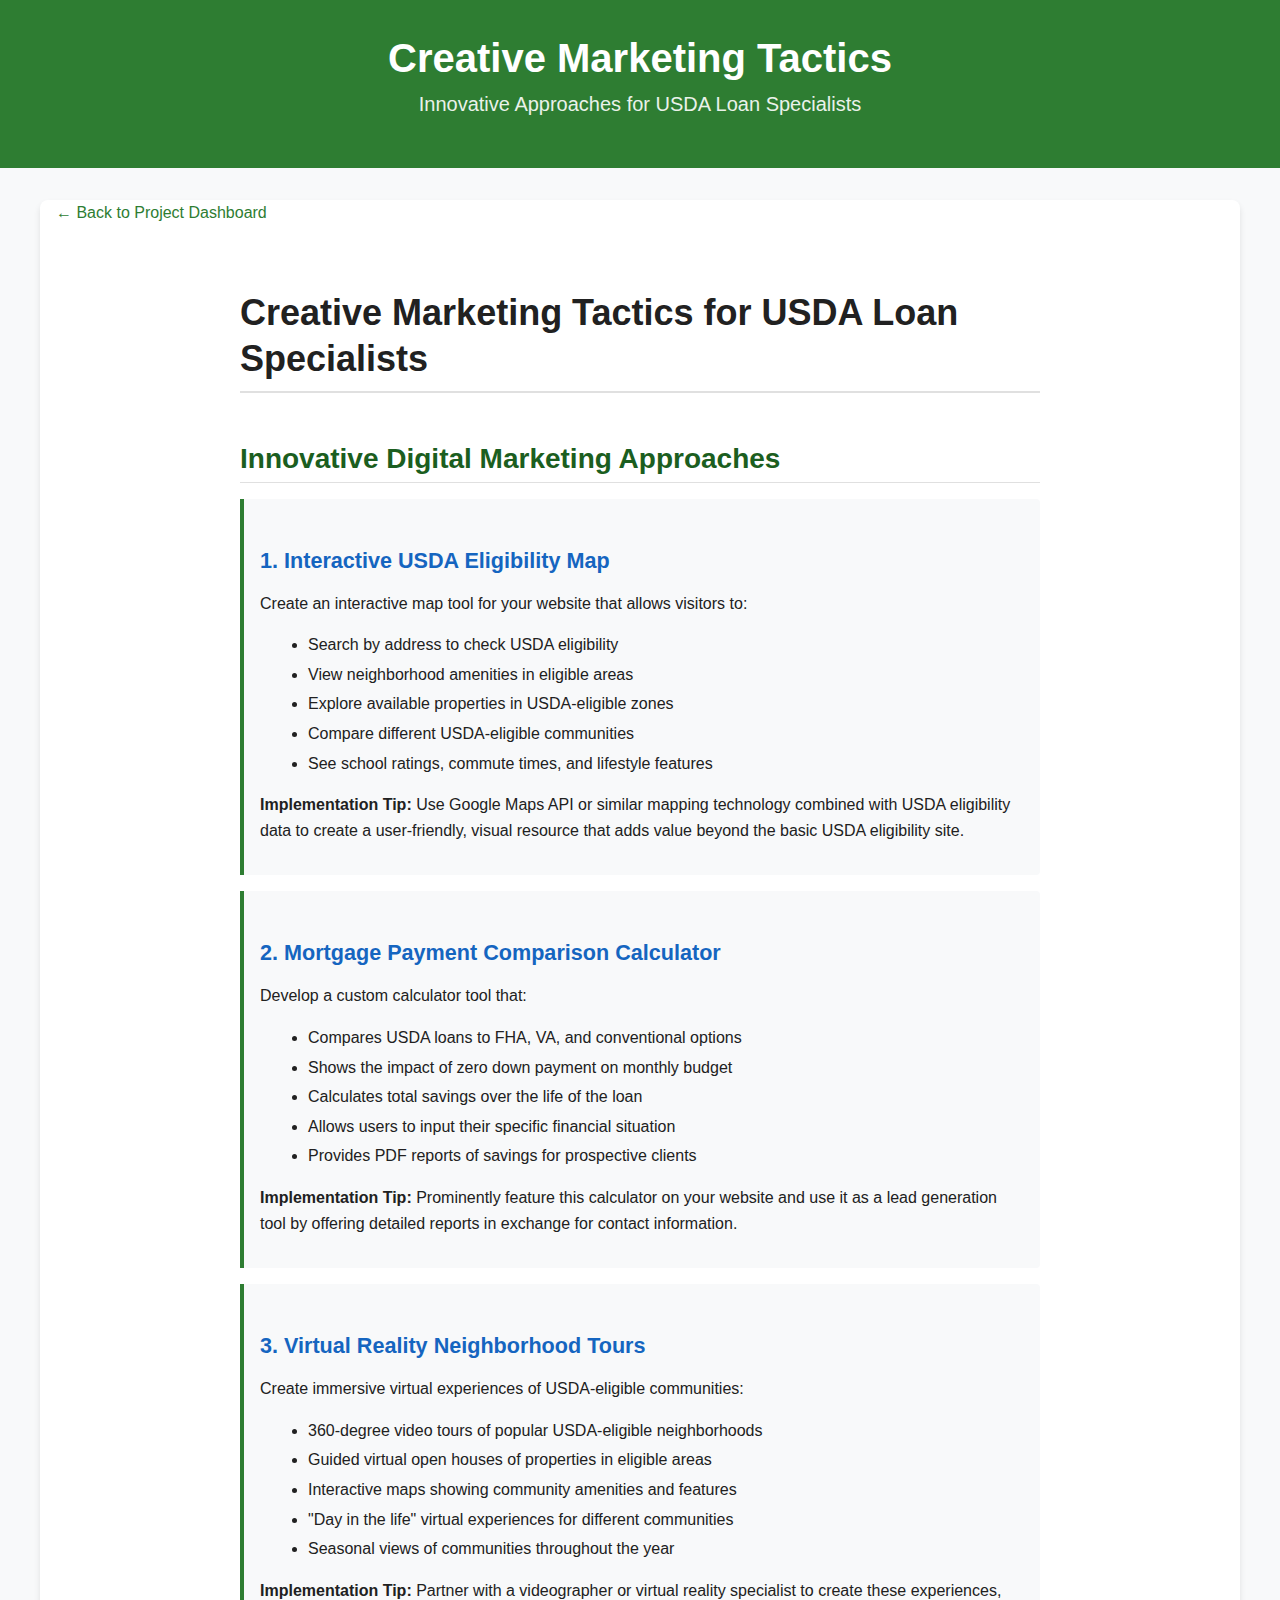
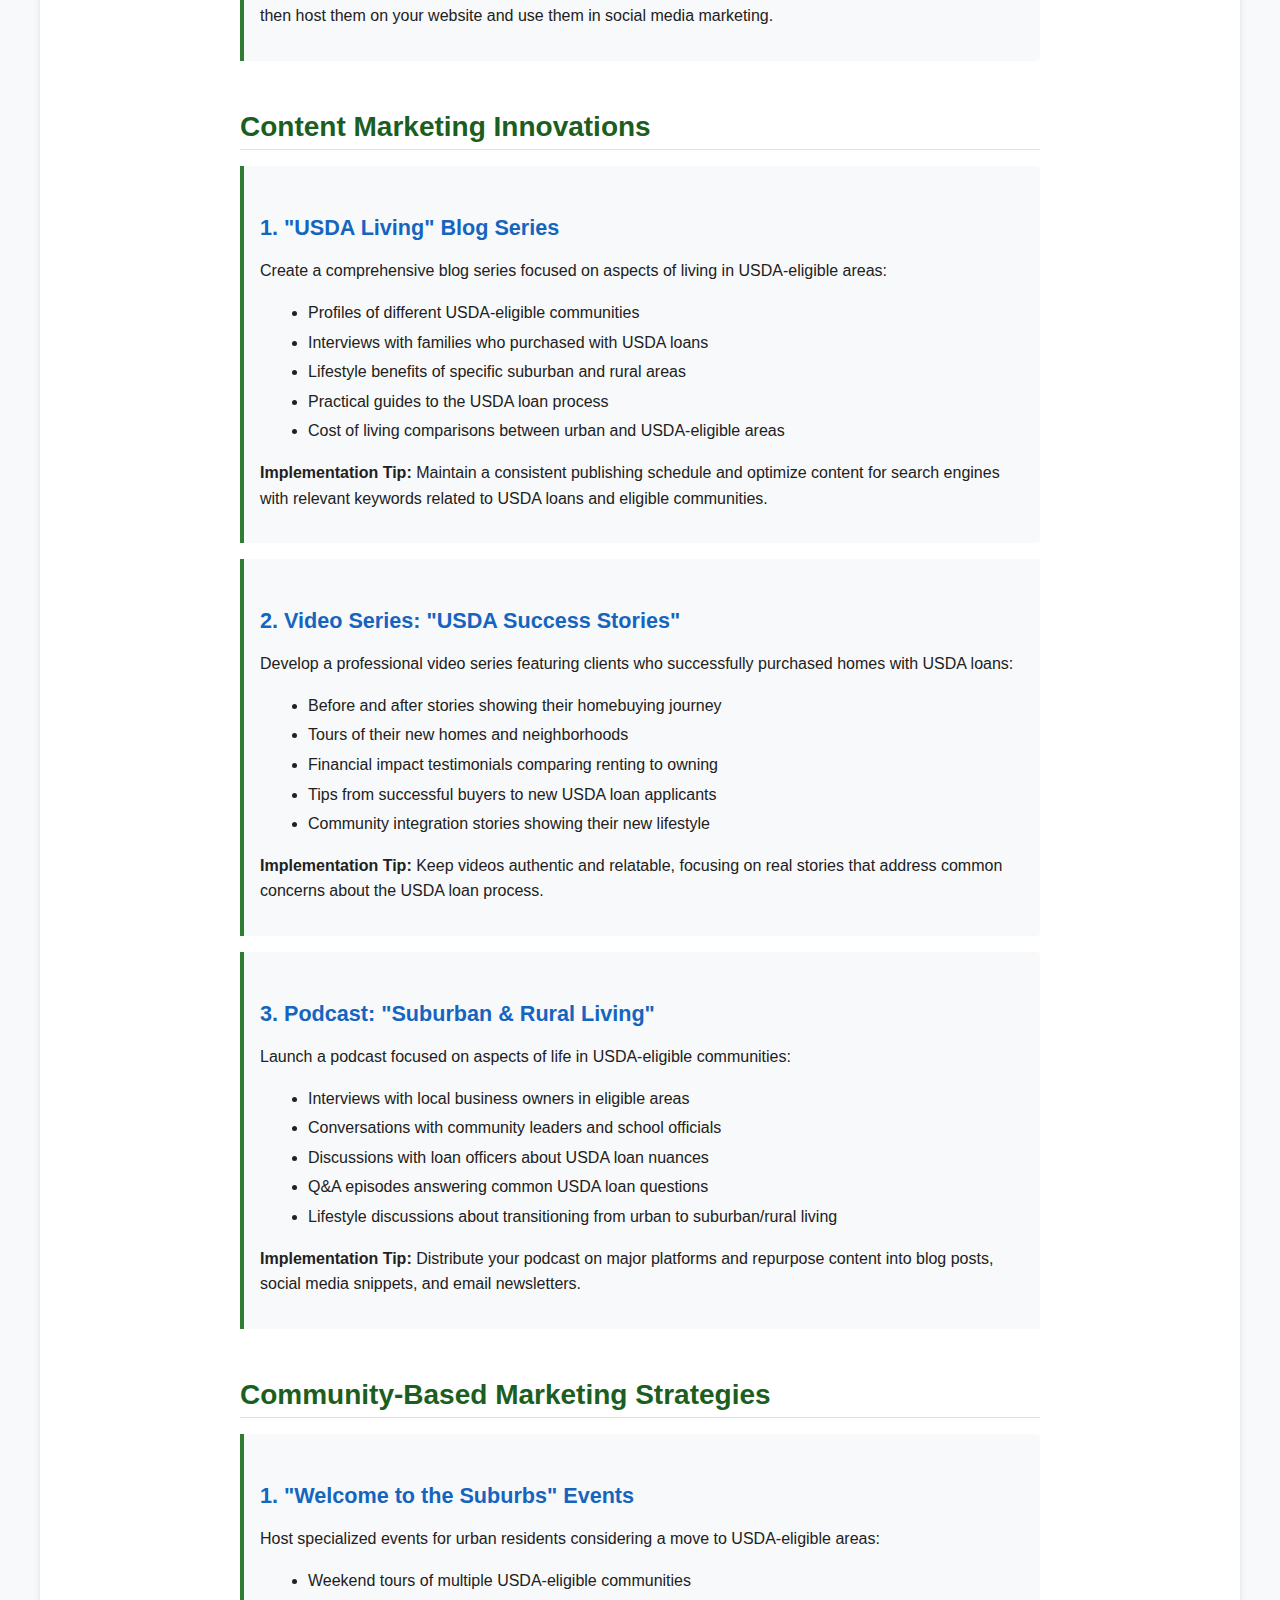
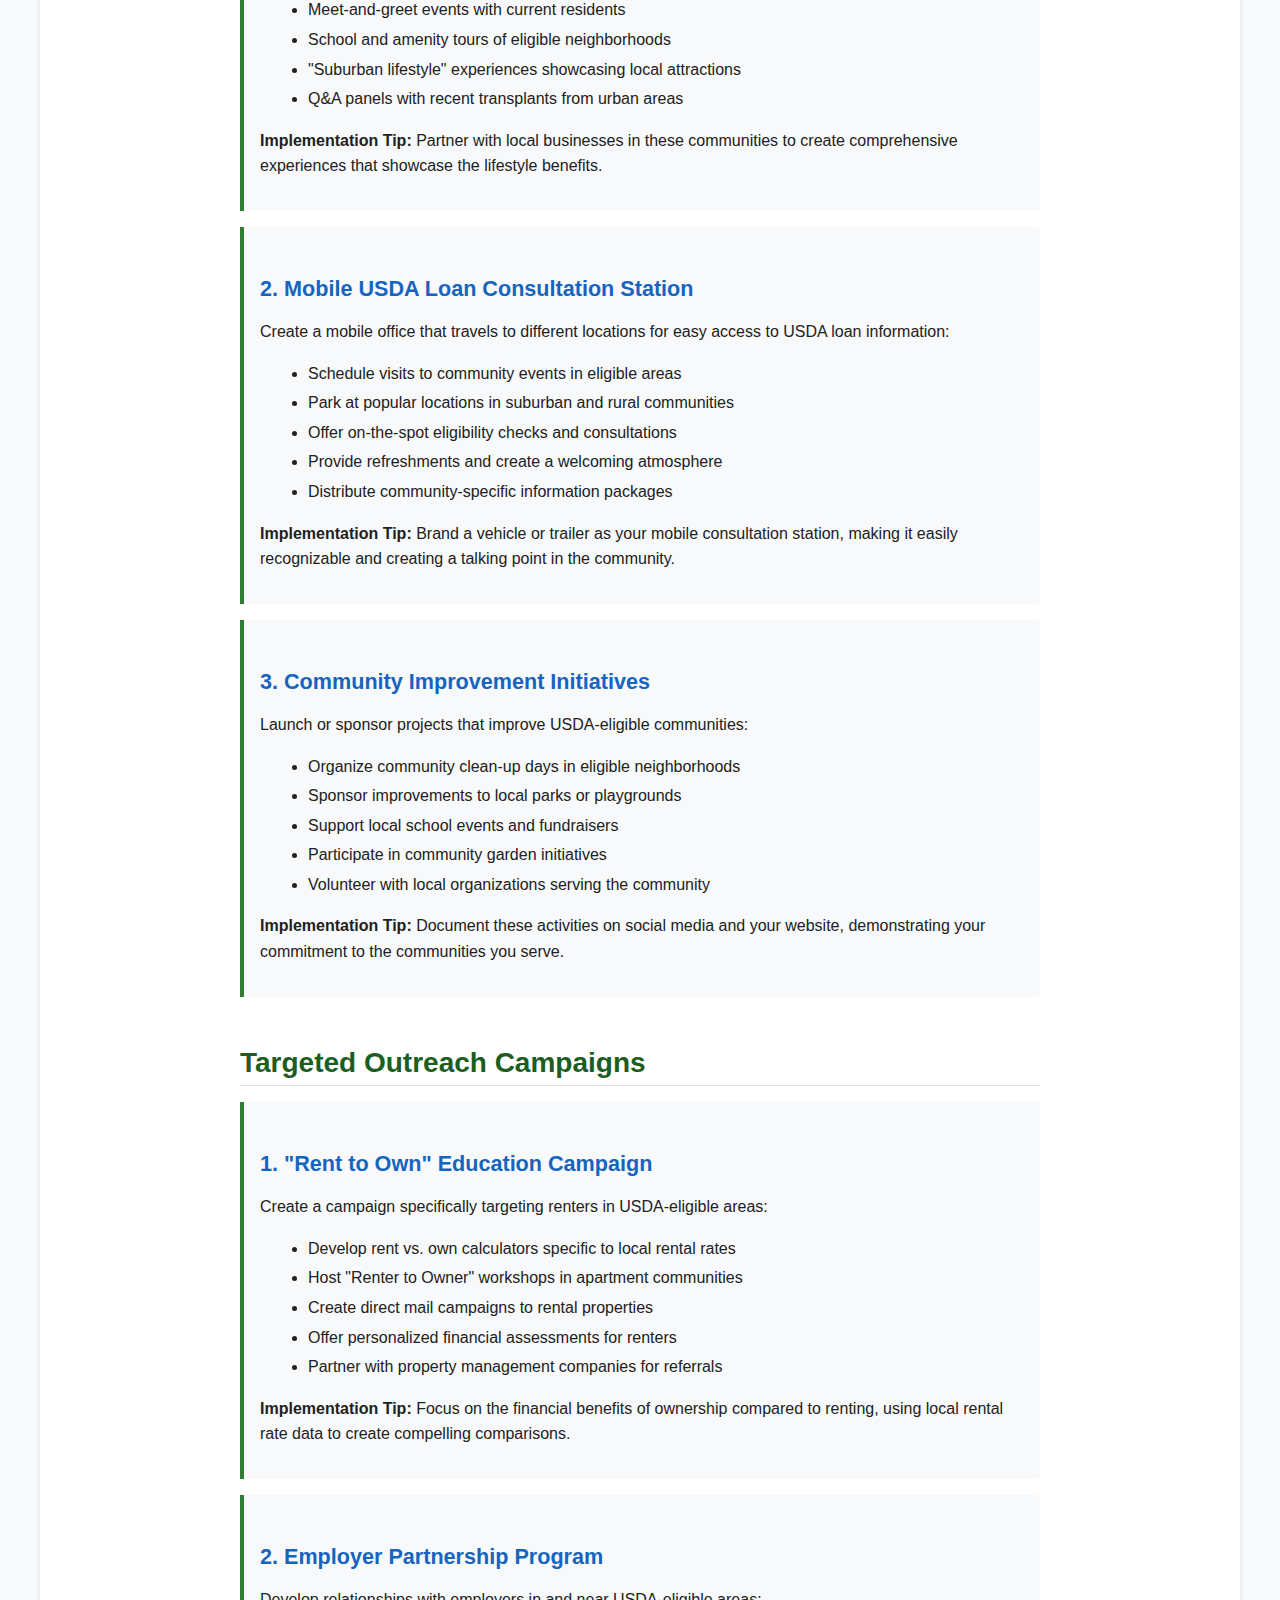
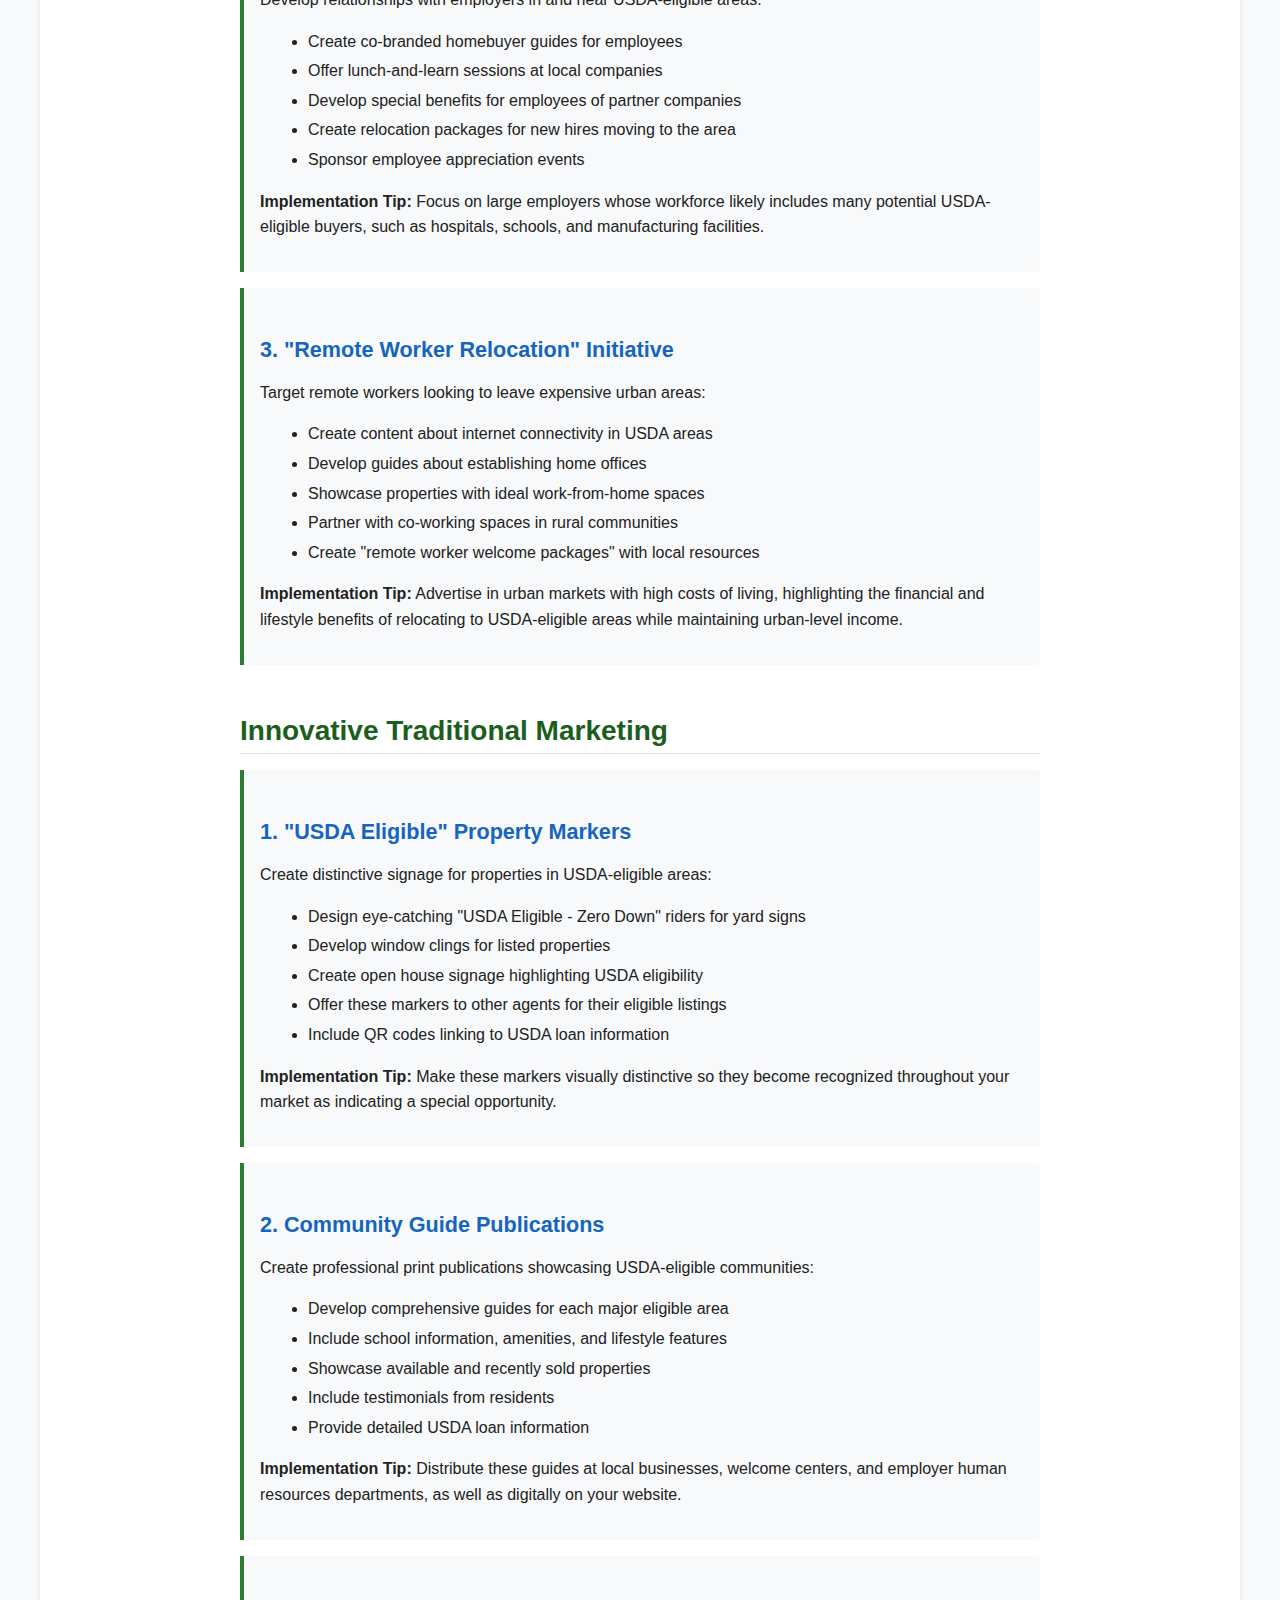
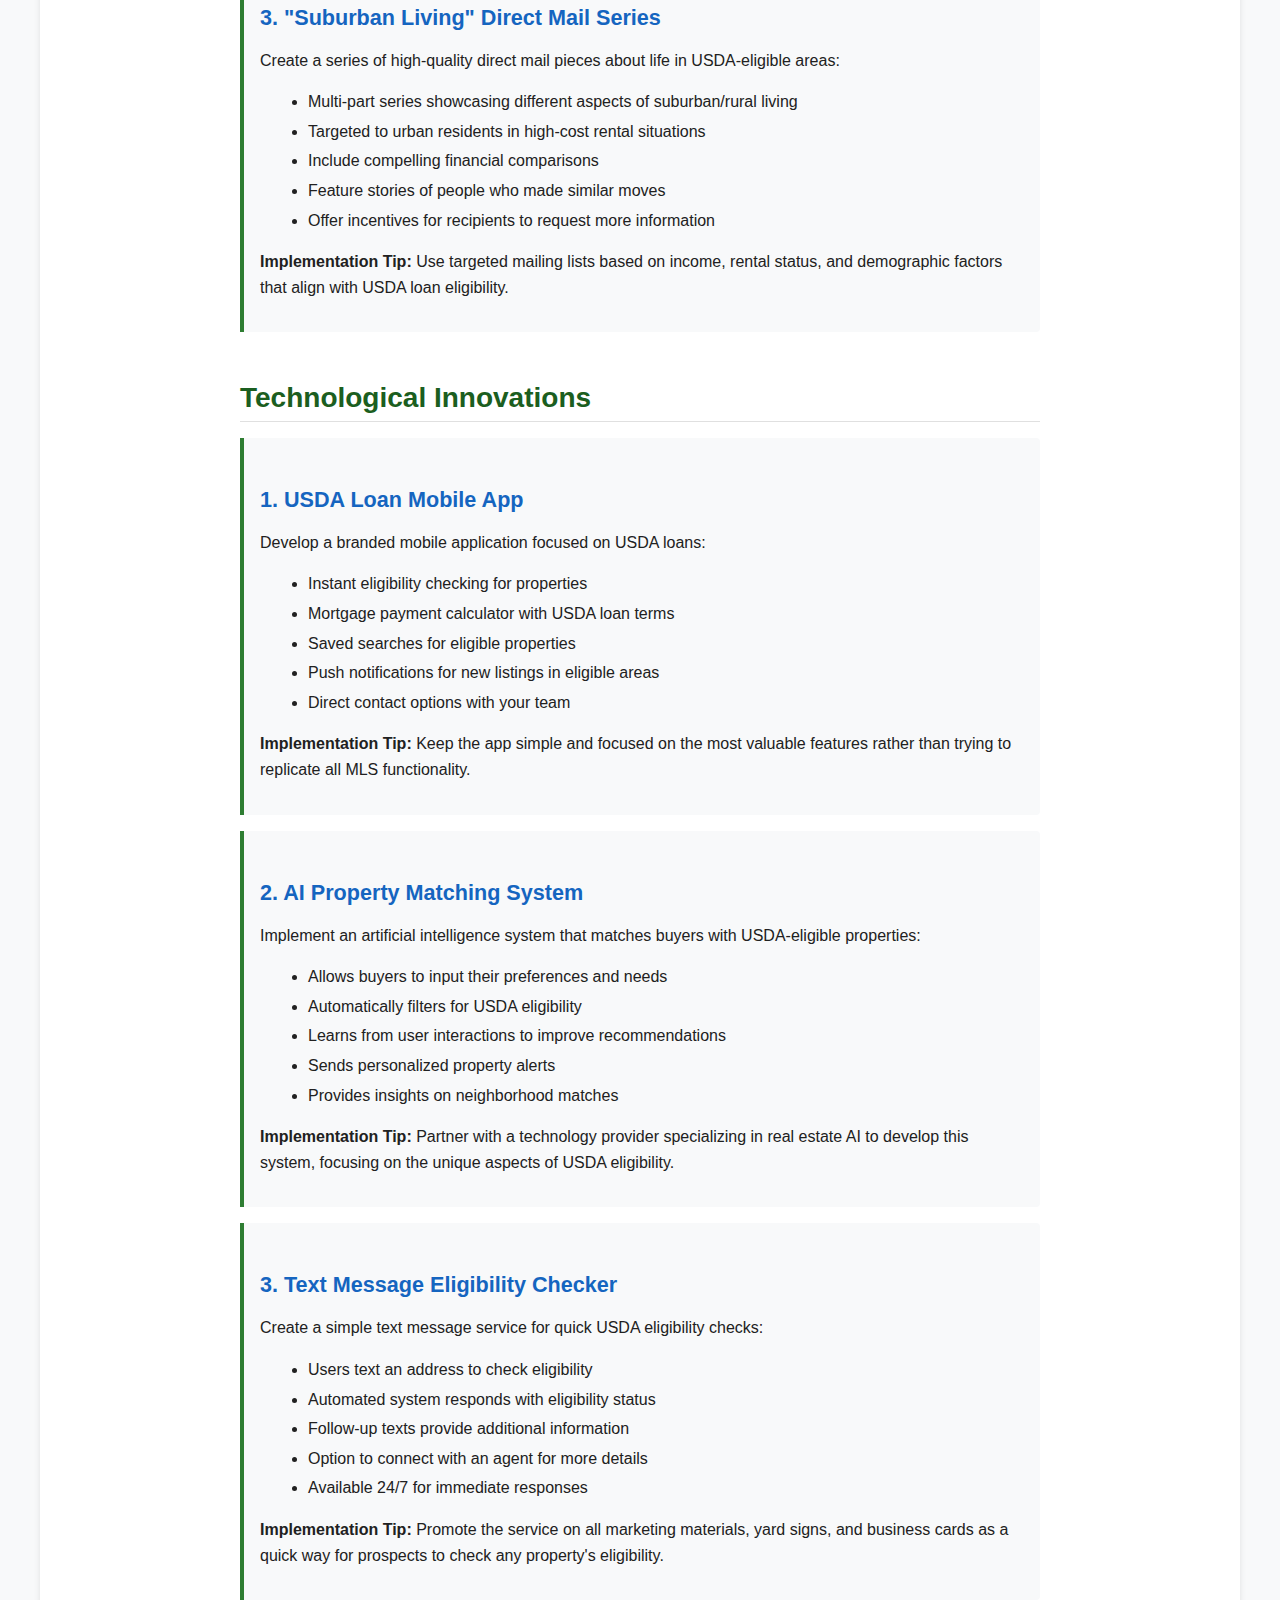
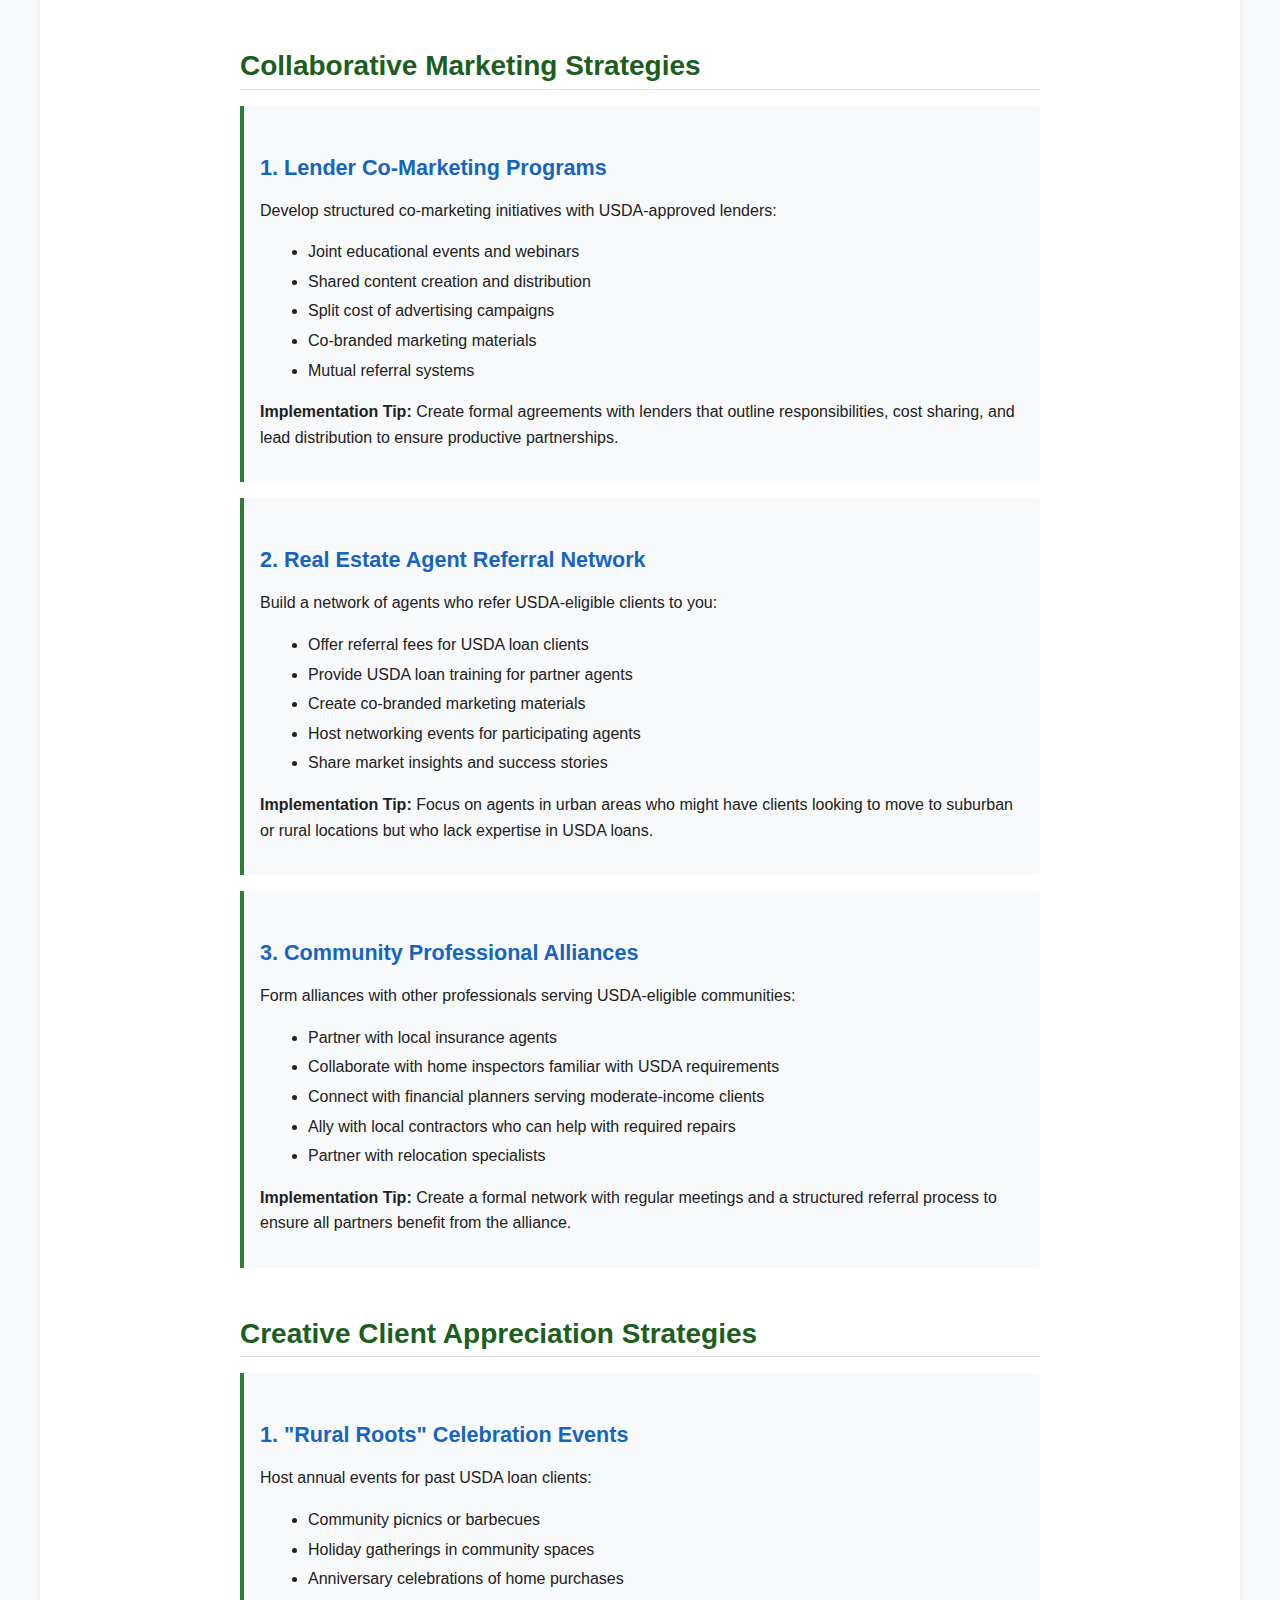
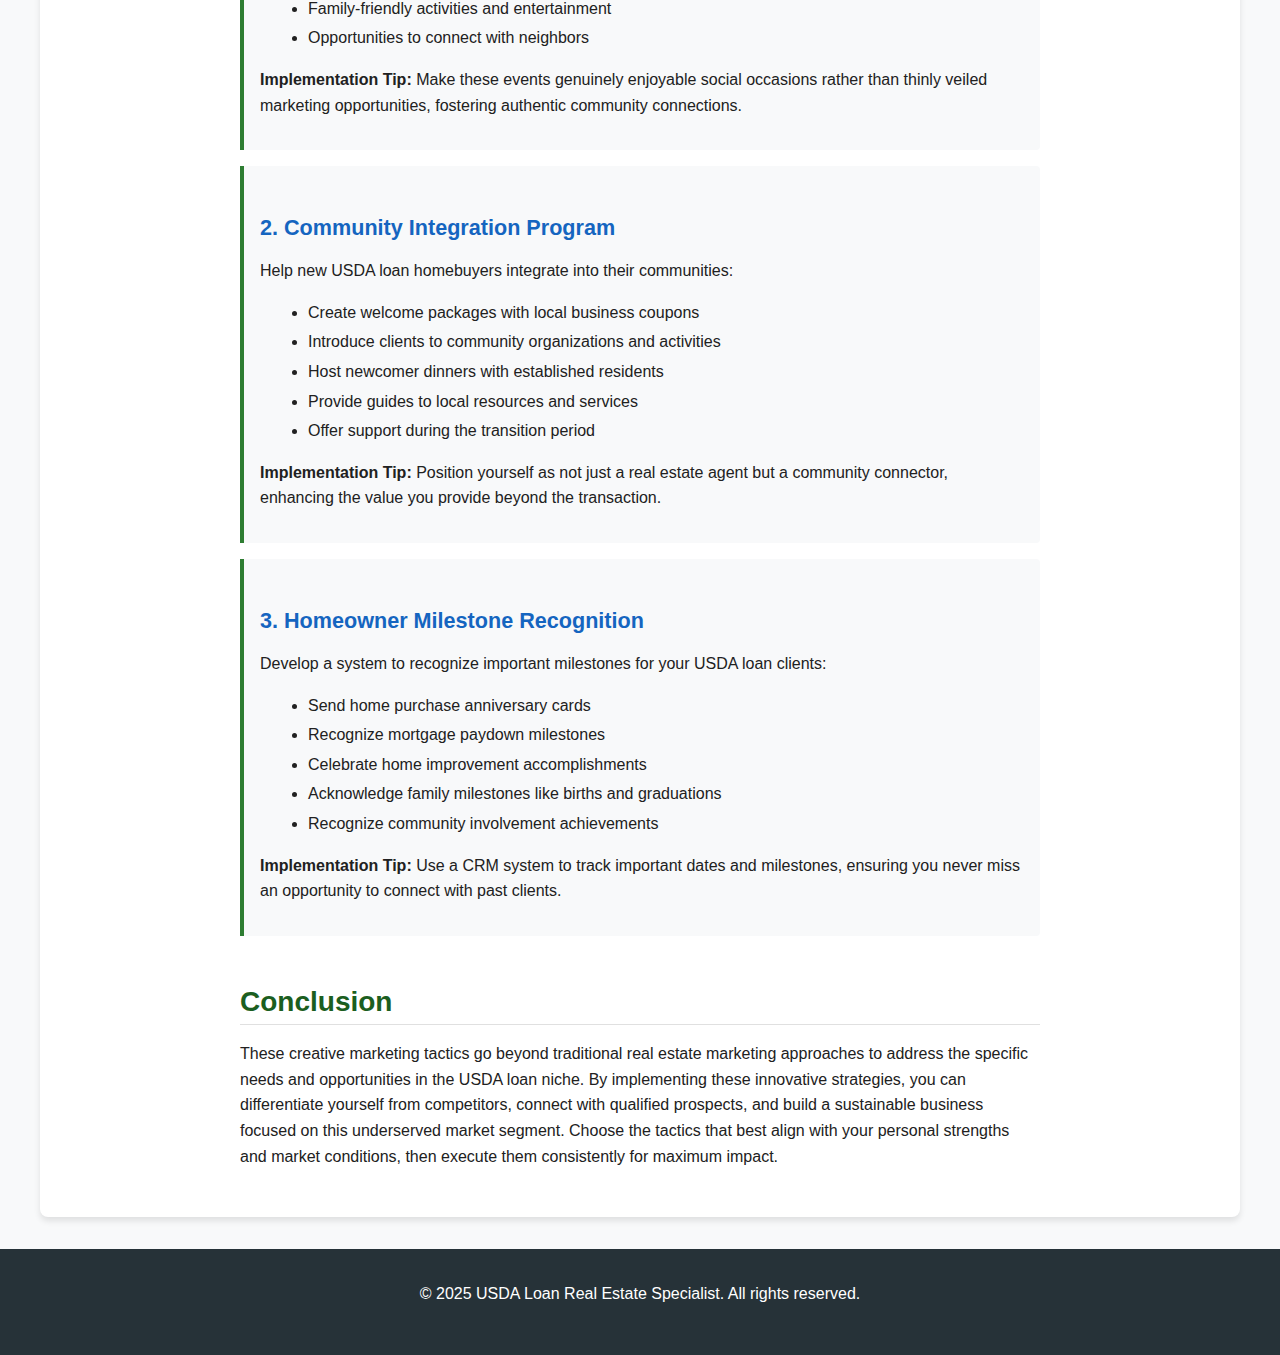
<file: usda-niche/creative-marketing.html>
<!DOCTYPE html>
<html lang="en">
<head>
    <meta charset="UTF-8">
    <meta name="viewport" content="width=device-width, initial-scale=1.0">
    <title>Creative Marketing Tactics - USDA Loan Real Estate Niche</title>
    <link rel="stylesheet" href="styles.css">
    <link rel="stylesheet" href="mobile.css">
</head>
<body>
    <header>
        <div class="container">
            <h1>Creative Marketing Tactics</h1>
            <p class="subtitle">Innovative Approaches for USDA Loan Specialists</p>
        </div>
    </header>
    
    <div class="container main-content" style="flex-direction: column;">
        <nav class="document-nav">
            <a href="index.html">&larr; Back to Project Dashboard</a>
        </nav>
        
        <main class="content" style="display: block; padding-top: var(--spacing-md);">
            <div class="document-content">
                <h1>Creative Marketing Tactics for USDA Loan Specialists</h1>
                
                <h2>Innovative Digital Marketing Approaches</h2>
                
                <div class="highlight-box">
                    <h3>1. Interactive USDA Eligibility Map</h3>
                    
                    <p>Create an interactive map tool for your website that allows visitors to:</p>
                    
                    <ul>
                        <li>Search by address to check USDA eligibility</li>
                        <li>View neighborhood amenities in eligible areas</li>
                        <li>Explore available properties in USDA-eligible zones</li>
                        <li>Compare different USDA-eligible communities</li>
                        <li>See school ratings, commute times, and lifestyle features</li>
                    </ul>
                    
                    <p><strong>Implementation Tip:</strong> Use Google Maps API or similar mapping technology combined with USDA eligibility data to create a user-friendly, visual resource that adds value beyond the basic USDA eligibility site.</p>
                </div>
                
                <div class="highlight-box">
                    <h3>2. Mortgage Payment Comparison Calculator</h3>
                    
                    <p>Develop a custom calculator tool that:</p>
                    
                    <ul>
                        <li>Compares USDA loans to FHA, VA, and conventional options</li>
                        <li>Shows the impact of zero down payment on monthly budget</li>
                        <li>Calculates total savings over the life of the loan</li>
                        <li>Allows users to input their specific financial situation</li>
                        <li>Provides PDF reports of savings for prospective clients</li>
                    </ul>
                    
                    <p><strong>Implementation Tip:</strong> Prominently feature this calculator on your website and use it as a lead generation tool by offering detailed reports in exchange for contact information.</p>
                </div>
                
                <div class="highlight-box">
                    <h3>3. Virtual Reality Neighborhood Tours</h3>
                    
                    <p>Create immersive virtual experiences of USDA-eligible communities:</p>
                    
                    <ul>
                        <li>360-degree video tours of popular USDA-eligible neighborhoods</li>
                        <li>Guided virtual open houses of properties in eligible areas</li>
                        <li>Interactive maps showing community amenities and features</li>
                        <li>"Day in the life" virtual experiences for different communities</li>
                        <li>Seasonal views of communities throughout the year</li>
                    </ul>
                    
                    <p><strong>Implementation Tip:</strong> Partner with a videographer or virtual reality specialist to create these experiences, then host them on your website and use them in social media marketing.</p>
                </div>
                
                <h2>Content Marketing Innovations</h2>
                
                <div class="highlight-box">
                    <h3>1. "USDA Living" Blog Series</h3>
                    
                    <p>Create a comprehensive blog series focused on aspects of living in USDA-eligible areas:</p>
                    
                    <ul>
                        <li>Profiles of different USDA-eligible communities</li>
                        <li>Interviews with families who purchased with USDA loans</li>
                        <li>Lifestyle benefits of specific suburban and rural areas</li>
                        <li>Practical guides to the USDA loan process</li>
                        <li>Cost of living comparisons between urban and USDA-eligible areas</li>
                    </ul>
                    
                    <p><strong>Implementation Tip:</strong> Maintain a consistent publishing schedule and optimize content for search engines with relevant keywords related to USDA loans and eligible communities.</p>
                </div>
                
                <div class="highlight-box">
                    <h3>2. Video Series: "USDA Success Stories"</h3>
                    
                    <p>Develop a professional video series featuring clients who successfully purchased homes with USDA loans:</p>
                    
                    <ul>
                        <li>Before and after stories showing their homebuying journey</li>
                        <li>Tours of their new homes and neighborhoods</li>
                        <li>Financial impact testimonials comparing renting to owning</li>
                        <li>Tips from successful buyers to new USDA loan applicants</li>
                        <li>Community integration stories showing their new lifestyle</li>
                    </ul>
                    
                    <p><strong>Implementation Tip:</strong> Keep videos authentic and relatable, focusing on real stories that address common concerns about the USDA loan process.</p>
                </div>
                
                <div class="highlight-box">
                    <h3>3. Podcast: "Suburban & Rural Living"</h3>
                    
                    <p>Launch a podcast focused on aspects of life in USDA-eligible communities:</p>
                    
                    <ul>
                        <li>Interviews with local business owners in eligible areas</li>
                        <li>Conversations with community leaders and school officials</li>
                        <li>Discussions with loan officers about USDA loan nuances</li>
                        <li>Q&A episodes answering common USDA loan questions</li>
                        <li>Lifestyle discussions about transitioning from urban to suburban/rural living</li>
                    </ul>
                    
                    <p><strong>Implementation Tip:</strong> Distribute your podcast on major platforms and repurpose content into blog posts, social media snippets, and email newsletters.</p>
                </div>
                
                <h2>Community-Based Marketing Strategies</h2>
                
                <div class="highlight-box">
                    <h3>1. "Welcome to the Suburbs" Events</h3>
                    
                    <p>Host specialized events for urban residents considering a move to USDA-eligible areas:</p>
                    
                    <ul>
                        <li>Weekend tours of multiple USDA-eligible communities</li>
                        <li>Meet-and-greet events with current residents</li>
                        <li>School and amenity tours of eligible neighborhoods</li>
                        <li>"Suburban lifestyle" experiences showcasing local attractions</li>
                        <li>Q&A panels with recent transplants from urban areas</li>
                    </ul>
                    
                    <p><strong>Implementation Tip:</strong> Partner with local businesses in these communities to create comprehensive experiences that showcase the lifestyle benefits.</p>
                </div>
                
                <div class="highlight-box">
                    <h3>2. Mobile USDA Loan Consultation Station</h3>
                    
                    <p>Create a mobile office that travels to different locations for easy access to USDA loan information:</p>
                    
                    <ul>
                        <li>Schedule visits to community events in eligible areas</li>
                        <li>Park at popular locations in suburban and rural communities</li>
                        <li>Offer on-the-spot eligibility checks and consultations</li>
                        <li>Provide refreshments and create a welcoming atmosphere</li>
                        <li>Distribute community-specific information packages</li>
                    </ul>
                    
                    <p><strong>Implementation Tip:</strong> Brand a vehicle or trailer as your mobile consultation station, making it easily recognizable and creating a talking point in the community.</p>
                </div>
                
                <div class="highlight-box">
                    <h3>3. Community Improvement Initiatives</h3>
                    
                    <p>Launch or sponsor projects that improve USDA-eligible communities:</p>
                    
                    <ul>
                        <li>Organize community clean-up days in eligible neighborhoods</li>
                        <li>Sponsor improvements to local parks or playgrounds</li>
                        <li>Support local school events and fundraisers</li>
                        <li>Participate in community garden initiatives</li>
                        <li>Volunteer with local organizations serving the community</li>
                    </ul>
                    
                    <p><strong>Implementation Tip:</strong> Document these activities on social media and your website, demonstrating your commitment to the communities you serve.</p>
                </div>
                
                <h2>Targeted Outreach Campaigns</h2>
                
                <div class="highlight-box">
                    <h3>1. "Rent to Own" Education Campaign</h3>
                    
                    <p>Create a campaign specifically targeting renters in USDA-eligible areas:</p>
                    
                    <ul>
                        <li>Develop rent vs. own calculators specific to local rental rates</li>
                        <li>Host "Renter to Owner" workshops in apartment communities</li>
                        <li>Create direct mail campaigns to rental properties</li>
                        <li>Offer personalized financial assessments for renters</li>
                        <li>Partner with property management companies for referrals</li>
                    </ul>
                    
                    <p><strong>Implementation Tip:</strong> Focus on the financial benefits of ownership compared to renting, using local rental rate data to create compelling comparisons.</p>
                </div>
                
                <div class="highlight-box">
                    <h3>2. Employer Partnership Program</h3>
                    
                    <p>Develop relationships with employers in and near USDA-eligible areas:</p>
                    
                    <ul>
                        <li>Create co-branded homebuyer guides for employees</li>
                        <li>Offer lunch-and-learn sessions at local companies</li>
                        <li>Develop special benefits for employees of partner companies</li>
                        <li>Create relocation packages for new hires moving to the area</li>
                        <li>Sponsor employee appreciation events</li>
                    </ul>
                    
                    <p><strong>Implementation Tip:</strong> Focus on large employers whose workforce likely includes many potential USDA-eligible buyers, such as hospitals, schools, and manufacturing facilities.</p>
                </div>
                
                <div class="highlight-box">
                    <h3>3. "Remote Worker Relocation" Initiative</h3>
                    
                    <p>Target remote workers looking to leave expensive urban areas:</p>
                    
                    <ul>
                        <li>Create content about internet connectivity in USDA areas</li>
                        <li>Develop guides about establishing home offices</li>
                        <li>Showcase properties with ideal work-from-home spaces</li>
                        <li>Partner with co-working spaces in rural communities</li>
                        <li>Create "remote worker welcome packages" with local resources</li>
                    </ul>
                    
                    <p><strong>Implementation Tip:</strong> Advertise in urban markets with high costs of living, highlighting the financial and lifestyle benefits of relocating to USDA-eligible areas while maintaining urban-level income.</p>
                </div>
                
                <h2>Innovative Traditional Marketing</h2>
                
                <div class="highlight-box">
                    <h3>1. "USDA Eligible" Property Markers</h3>
                    
                    <p>Create distinctive signage for properties in USDA-eligible areas:</p>
                    
                    <ul>
                        <li>Design eye-catching "USDA Eligible - Zero Down" riders for yard signs</li>
                        <li>Develop window clings for listed properties</li>
                        <li>Create open house signage highlighting USDA eligibility</li>
                        <li>Offer these markers to other agents for their eligible listings</li>
                        <li>Include QR codes linking to USDA loan information</li>
                    </ul>
                    
                    <p><strong>Implementation Tip:</strong> Make these markers visually distinctive so they become recognized throughout your market as indicating a special opportunity.</p>
                </div>
                
                <div class="highlight-box">
                    <h3>2. Community Guide Publications</h3>
                    
                    <p>Create professional print publications showcasing USDA-eligible communities:</p>
                    
                    <ul>
                        <li>Develop comprehensive guides for each major eligible area</li>
                        <li>Include school information, amenities, and lifestyle features</li>
                        <li>Showcase available and recently sold properties</li>
                        <li>Include testimonials from residents</li>
                        <li>Provide detailed USDA loan information</li>
                    </ul>
                    
                    <p><strong>Implementation Tip:</strong> Distribute these guides at local businesses, welcome centers, and employer human resources departments, as well as digitally on your website.</p>
                </div>
                
                <div class="highlight-box">
                    <h3>3. "Suburban Living" Direct Mail Series</h3>
                    
                    <p>Create a series of high-quality direct mail pieces about life in USDA-eligible areas:</p>
                    
                    <ul>
                        <li>Multi-part series showcasing different aspects of suburban/rural living</li>
                        <li>Targeted to urban residents in high-cost rental situations</li>
                        <li>Include compelling financial comparisons</li>
                        <li>Feature stories of people who made similar moves</li>
                        <li>Offer incentives for recipients to request more information</li>
                    </ul>
                    
                    <p><strong>Implementation Tip:</strong> Use targeted mailing lists based on income, rental status, and demographic factors that align with USDA loan eligibility.</p>
                </div>
                
                <h2>Technological Innovations</h2>
                
                <div class="highlight-box">
                    <h3>1. USDA Loan Mobile App</h3>
                    
                    <p>Develop a branded mobile application focused on USDA loans:</p>
                    
                    <ul>
                        <li>Instant eligibility checking for properties</li>
                        <li>Mortgage payment calculator with USDA loan terms</li>
                        <li>Saved searches for eligible properties</li>
                        <li>Push notifications for new listings in eligible areas</li>
                        <li>Direct contact options with your team</li>
                    </ul>
                    
                    <p><strong>Implementation Tip:</strong> Keep the app simple and focused on the most valuable features rather than trying to replicate all MLS functionality.</p>
                </div>
                
                <div class="highlight-box">
                    <h3>2. AI Property Matching System</h3>
                    
                    <p>Implement an artificial intelligence system that matches buyers with USDA-eligible properties:</p>
                    
                    <ul>
                        <li>Allows buyers to input their preferences and needs</li>
                        <li>Automatically filters for USDA eligibility</li>
                        <li>Learns from user interactions to improve recommendations</li>
                        <li>Sends personalized property alerts</li>
                        <li>Provides insights on neighborhood matches</li>
                    </ul>
                    
                    <p><strong>Implementation Tip:</strong> Partner with a technology provider specializing in real estate AI to develop this system, focusing on the unique aspects of USDA eligibility.</p>
                </div>
                
                <div class="highlight-box">
                    <h3>3. Text Message Eligibility Checker</h3>
                    
                    <p>Create a simple text message service for quick USDA eligibility checks:</p>
                    
                    <ul>
                        <li>Users text an address to check eligibility</li>
                        <li>Automated system responds with eligibility status</li>
                        <li>Follow-up texts provide additional information</li>
                        <li>Option to connect with an agent for more details</li>
                        <li>Available 24/7 for immediate responses</li>
                    </ul>
                    
                    <p><strong>Implementation Tip:</strong> Promote the service on all marketing materials, yard signs, and business cards as a quick way for prospects to check any property's eligibility.</p>
                </div>
                
                <h2>Collaborative Marketing Strategies</h2>
                
                <div class="highlight-box">
                    <h3>1. Lender Co-Marketing Programs</h3>
                    
                    <p>Develop structured co-marketing initiatives with USDA-approved lenders:</p>
                    
                    <ul>
                        <li>Joint educational events and webinars</li>
                        <li>Shared content creation and distribution</li>
                        <li>Split cost of advertising campaigns</li>
                        <li>Co-branded marketing materials</li>
                        <li>Mutual referral systems</li>
                    </ul>
                    
                    <p><strong>Implementation Tip:</strong> Create formal agreements with lenders that outline responsibilities, cost sharing, and lead distribution to ensure productive partnerships.</p>
                </div>
                
                <div class="highlight-box">
                    <h3>2. Real Estate Agent Referral Network</h3>
                    
                    <p>Build a network of agents who refer USDA-eligible clients to you:</p>
                    
                    <ul>
                        <li>Offer referral fees for USDA loan clients</li>
                        <li>Provide USDA loan training for partner agents</li>
                        <li>Create co-branded marketing materials</li>
                        <li>Host networking events for participating agents</li>
                        <li>Share market insights and success stories</li>
                    </ul>
                    
                    <p><strong>Implementation Tip:</strong> Focus on agents in urban areas who might have clients looking to move to suburban or rural locations but who lack expertise in USDA loans.</p>
                </div>
                
                <div class="highlight-box">
                    <h3>3. Community Professional Alliances</h3>
                    
                    <p>Form alliances with other professionals serving USDA-eligible communities:</p>
                    
                    <ul>
                        <li>Partner with local insurance agents</li>
                        <li>Collaborate with home inspectors familiar with USDA requirements</li>
                        <li>Connect with financial planners serving moderate-income clients</li>
                        <li>Ally with local contractors who can help with required repairs</li>
                        <li>Partner with relocation specialists</li>
                    </ul>
                    
                    <p><strong>Implementation Tip:</strong> Create a formal network with regular meetings and a structured referral process to ensure all partners benefit from the alliance.</p>
                </div>
                
                <h2>Creative Client Appreciation Strategies</h2>
                
                <div class="highlight-box">
                    <h3>1. "Rural Roots" Celebration Events</h3>
                    
                    <p>Host annual events for past USDA loan clients:</p>
                    
                    <ul>
                        <li>Community picnics or barbecues</li>
                        <li>Holiday gatherings in community spaces</li>
                        <li>Anniversary celebrations of home purchases</li>
                        <li>Family-friendly activities and entertainment</li>
                        <li>Opportunities to connect with neighbors</li>
                    </ul>
                    
                    <p><strong>Implementation Tip:</strong> Make these events genuinely enjoyable social occasions rather than thinly veiled marketing opportunities, fostering authentic community connections.</p>
                </div>
                
                <div class="highlight-box">
                    <h3>2. Community Integration Program</h3>
                    
                    <p>Help new USDA loan homebuyers integrate into their communities:</p>
                    
                    <ul>
                        <li>Create welcome packages with local business coupons</li>
                        <li>Introduce clients to community organizations and activities</li>
                        <li>Host newcomer dinners with established residents</li>
                        <li>Provide guides to local resources and services</li>
                        <li>Offer support during the transition period</li>
                    </ul>
                    
                    <p><strong>Implementation Tip:</strong> Position yourself as not just a real estate agent but a community connector, enhancing the value you provide beyond the transaction.</p>
                </div>
                
                <div class="highlight-box">
                    <h3>3. Homeowner Milestone Recognition</h3>
                    
                    <p>Develop a system to recognize important milestones for your USDA loan clients:</p>
                    
                    <ul>
                        <li>Send home purchase anniversary cards</li>
                        <li>Recognize mortgage paydown milestones</li>
                        <li>Celebrate home improvement accomplishments</li>
                        <li>Acknowledge family milestones like births and graduations</li>
                        <li>Recognize community involvement achievements</li>
                    </ul>
                    
                    <p><strong>Implementation Tip:</strong> Use a CRM system to track important dates and milestones, ensuring you never miss an opportunity to connect with past clients.</p>
                </div>
                
                <h2>Conclusion</h2>
                
                <p>These creative marketing tactics go beyond traditional real estate marketing approaches to address the specific needs and opportunities in the USDA loan niche. By implementing these innovative strategies, you can differentiate yourself from competitors, connect with qualified prospects, and build a sustainable business focused on this underserved market segment. Choose the tactics that best align with your personal strengths and market conditions, then execute them consistently for maximum impact.</p>
            </div>
        </main>
    </div>
    
    <footer>
        <div class="container">
            <p>&copy; 2025 USDA Loan Real Estate Specialist. All rights reserved.</p>
        </div>
    </footer>
</body>
</html>
</file>
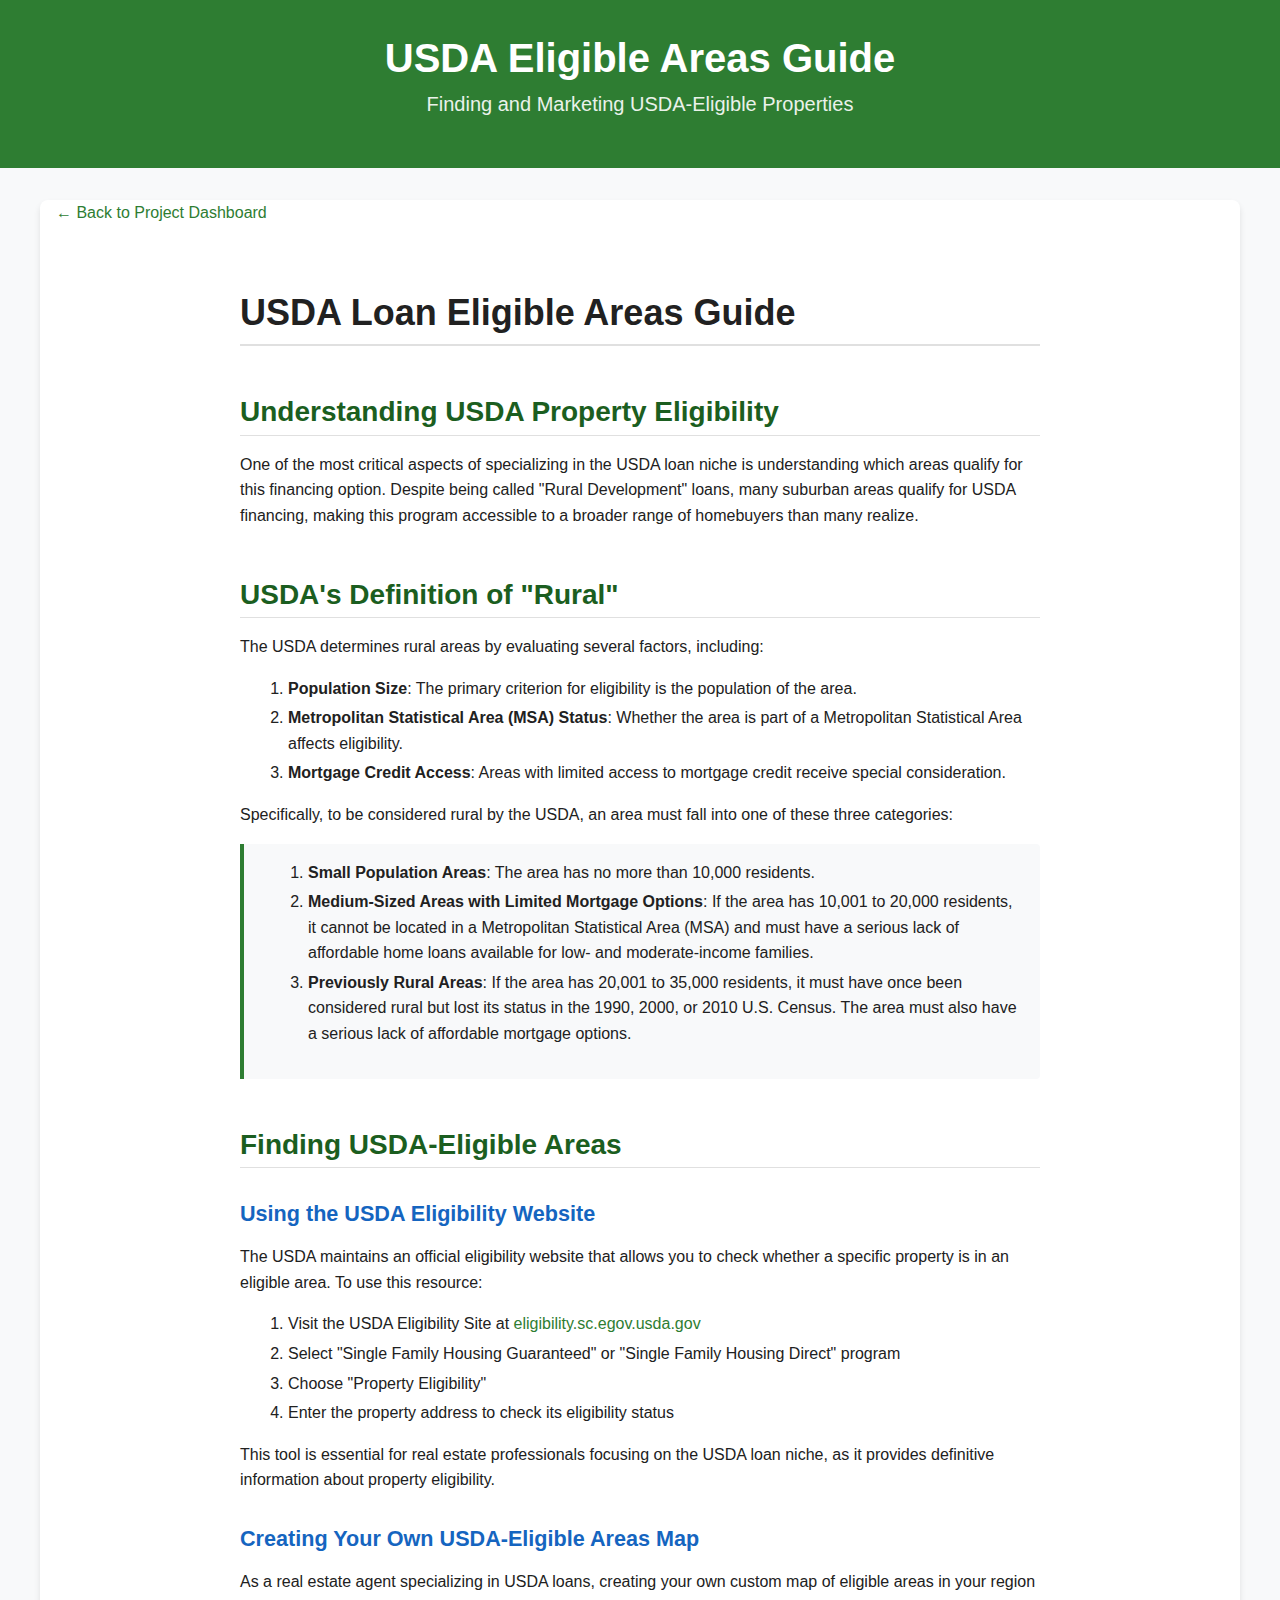
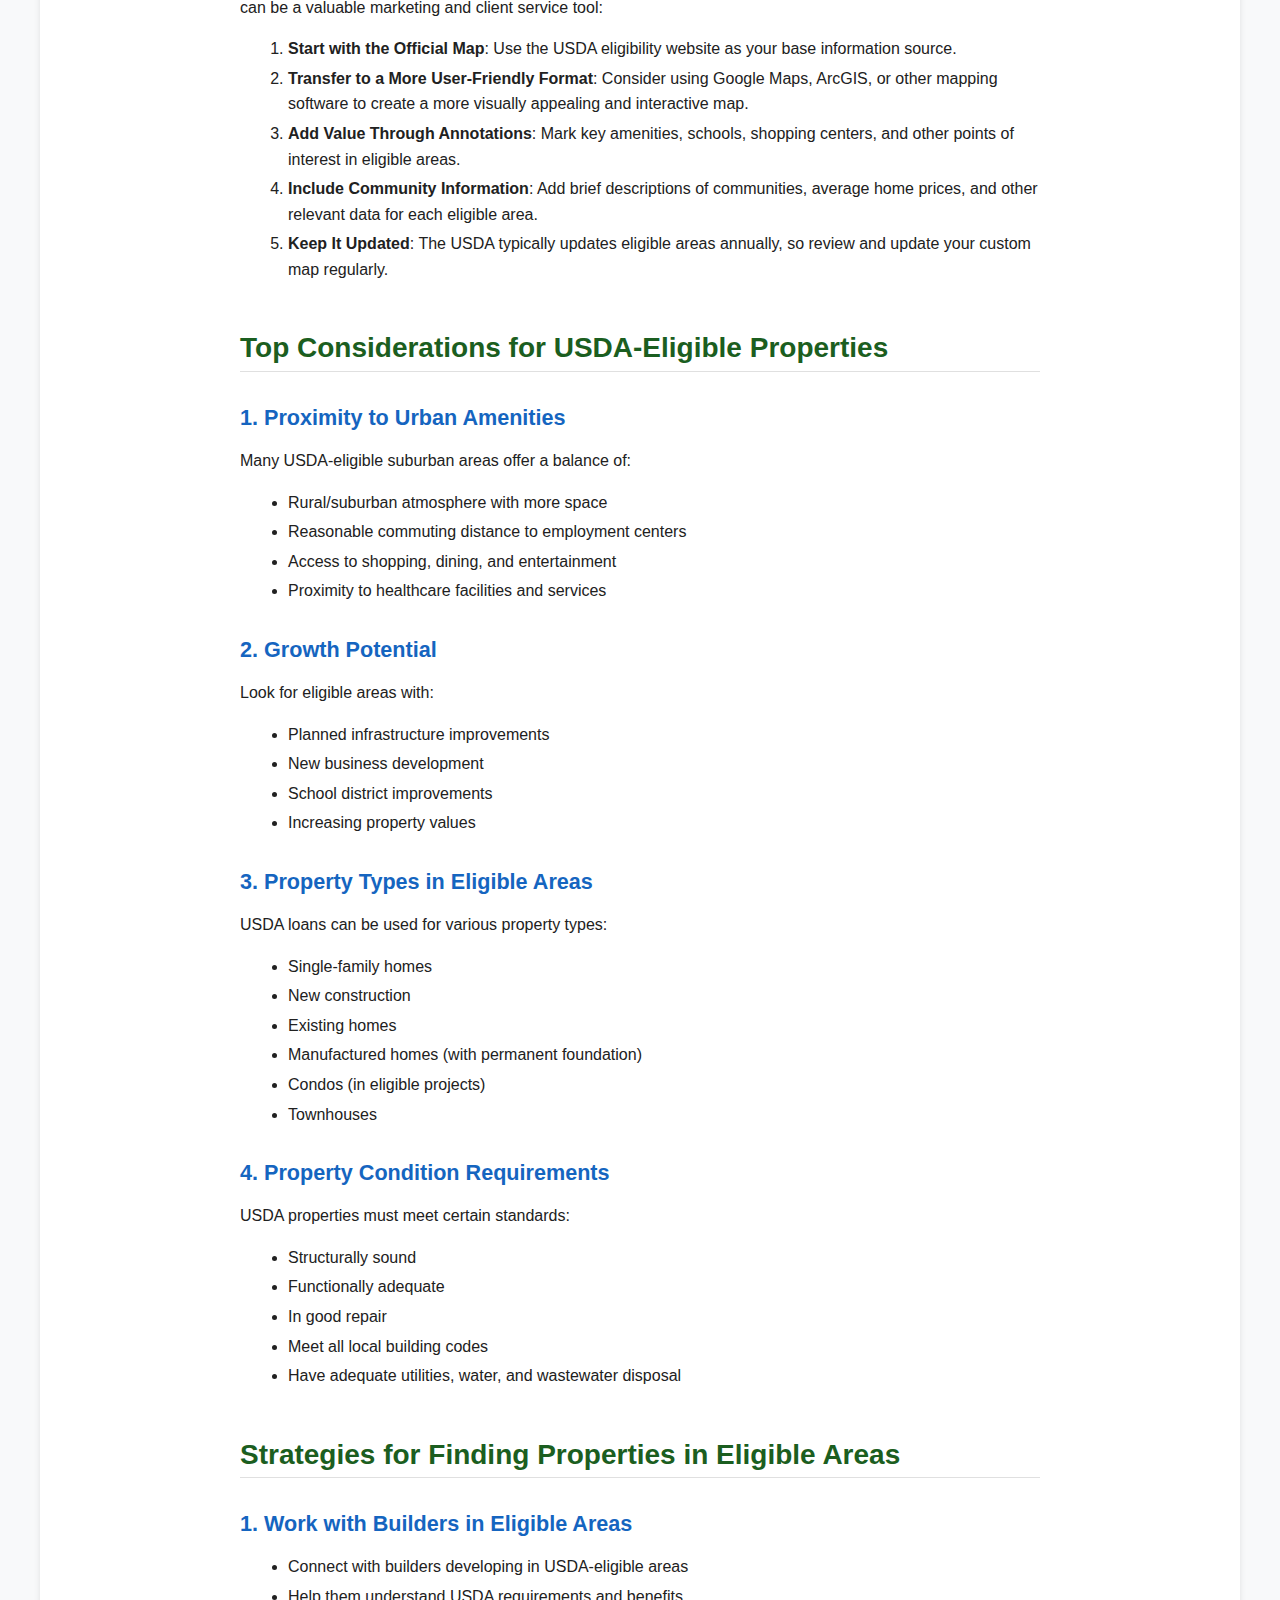
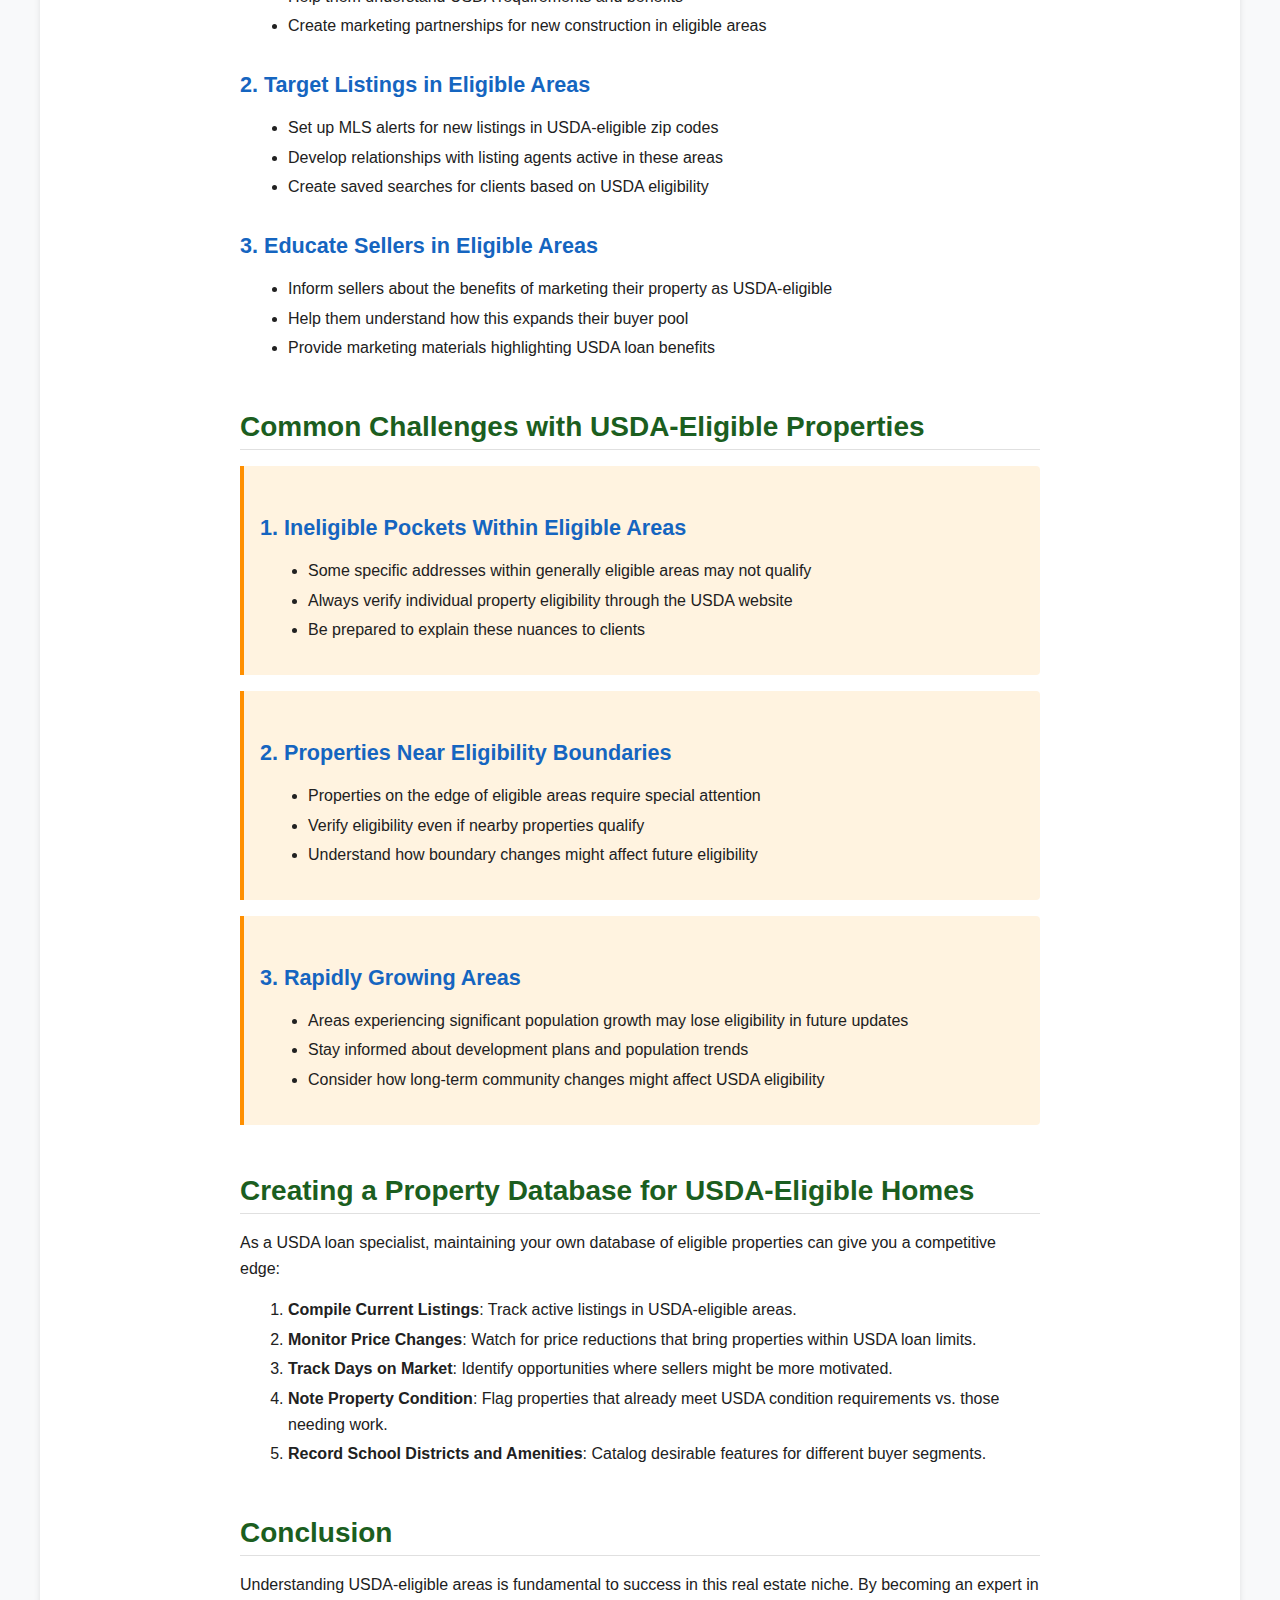
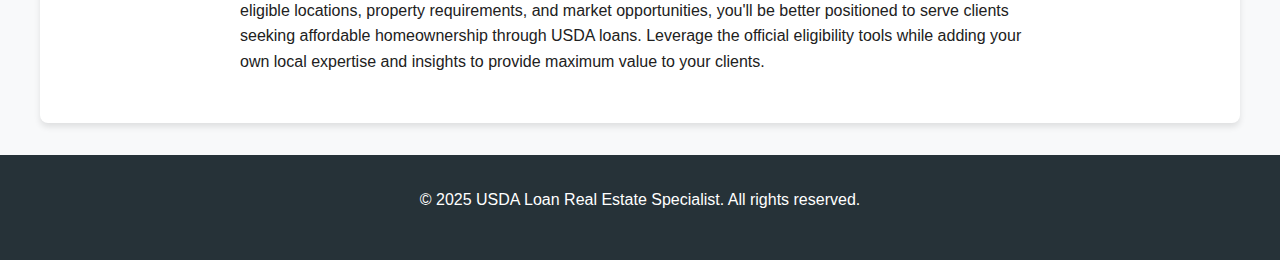
<file: usda-niche/eligible-areas-guide.html>
<!DOCTYPE html>
<html lang="en">
<head>
    <meta charset="UTF-8">
    <meta name="viewport" content="width=device-width, initial-scale=1.0">
    <title>USDA Eligible Areas Guide - USDA Loan Real Estate Niche</title>
    <link rel="stylesheet" href="styles.css">
    <link rel="stylesheet" href="mobile.css">
</head>
<body>
    <header>
        <div class="container">
            <h1>USDA Eligible Areas Guide</h1>
            <p class="subtitle">Finding and Marketing USDA-Eligible Properties</p>
        </div>
    </header>
    
    <div class="container main-content" style="flex-direction: column;">
        <nav class="document-nav">
            <a href="index.html">&larr; Back to Project Dashboard</a>
        </nav>
        
        <main class="content" style="display: block; padding-top: var(--spacing-md);">
            <div class="document-content">
                <h1>USDA Loan Eligible Areas Guide</h1>
                
                <h2>Understanding USDA Property Eligibility</h2>
                
                <p>One of the most critical aspects of specializing in the USDA loan niche is understanding which areas qualify for this financing option. Despite being called "Rural Development" loans, many suburban areas qualify for USDA financing, making this program accessible to a broader range of homebuyers than many realize.</p>
                
                <h2>USDA's Definition of "Rural"</h2>
                
                <p>The USDA determines rural areas by evaluating several factors, including:</p>
                
                <ol>
                    <li><strong>Population Size</strong>: The primary criterion for eligibility is the population of the area.</li>
                    <li><strong>Metropolitan Statistical Area (MSA) Status</strong>: Whether the area is part of a Metropolitan Statistical Area affects eligibility.</li>
                    <li><strong>Mortgage Credit Access</strong>: Areas with limited access to mortgage credit receive special consideration.</li>
                </ol>
                
                <p>Specifically, to be considered rural by the USDA, an area must fall into one of these three categories:</p>
                
                <div class="highlight-box">
                    <ol>
                        <li><strong>Small Population Areas</strong>: The area has no more than 10,000 residents.</li>
                        <li><strong>Medium-Sized Areas with Limited Mortgage Options</strong>: If the area has 10,001 to 20,000 residents, it cannot be located in a Metropolitan Statistical Area (MSA) and must have a serious lack of affordable home loans available for low- and moderate-income families.</li>
                        <li><strong>Previously Rural Areas</strong>: If the area has 20,001 to 35,000 residents, it must have once been considered rural but lost its status in the 1990, 2000, or 2010 U.S. Census. The area must also have a serious lack of affordable mortgage options.</li>
                    </ol>
                </div>
                
                <h2>Finding USDA-Eligible Areas</h2>
                
                <h3>Using the USDA Eligibility Website</h3>
                
                <p>The USDA maintains an official eligibility website that allows you to check whether a specific property is in an eligible area. To use this resource:</p>
                
                <ol>
                    <li>Visit the USDA Eligibility Site at <a href="https://eligibility.sc.egov.usda.gov/" target="_blank">eligibility.sc.egov.usda.gov</a></li>
                    <li>Select "Single Family Housing Guaranteed" or "Single Family Housing Direct" program</li>
                    <li>Choose "Property Eligibility"</li>
                    <li>Enter the property address to check its eligibility status</li>
                </ol>
                
                <p>This tool is essential for real estate professionals focusing on the USDA loan niche, as it provides definitive information about property eligibility.</p>
                
                <h3>Creating Your Own USDA-Eligible Areas Map</h3>
                
                <p>As a real estate agent specializing in USDA loans, creating your own custom map of eligible areas in your region can be a valuable marketing and client service tool:</p>
                
                <ol>
                    <li><strong>Start with the Official Map</strong>: Use the USDA eligibility website as your base information source.</li>
                    <li><strong>Transfer to a More User-Friendly Format</strong>: Consider using Google Maps, ArcGIS, or other mapping software to create a more visually appealing and interactive map.</li>
                    <li><strong>Add Value Through Annotations</strong>: Mark key amenities, schools, shopping centers, and other points of interest in eligible areas.</li>
                    <li><strong>Include Community Information</strong>: Add brief descriptions of communities, average home prices, and other relevant data for each eligible area.</li>
                    <li><strong>Keep It Updated</strong>: The USDA typically updates eligible areas annually, so review and update your custom map regularly.</li>
                </ol>
                
                <h2>Top Considerations for USDA-Eligible Properties</h2>
                
                <h3>1. Proximity to Urban Amenities</h3>
                
                <p>Many USDA-eligible suburban areas offer a balance of:</p>
                <ul>
                    <li>Rural/suburban atmosphere with more space</li>
                    <li>Reasonable commuting distance to employment centers</li>
                    <li>Access to shopping, dining, and entertainment</li>
                    <li>Proximity to healthcare facilities and services</li>
                </ul>
                
                <h3>2. Growth Potential</h3>
                
                <p>Look for eligible areas with:</p>
                <ul>
                    <li>Planned infrastructure improvements</li>
                    <li>New business development</li>
                    <li>School district improvements</li>
                    <li>Increasing property values</li>
                </ul>
                
                <h3>3. Property Types in Eligible Areas</h3>
                
                <p>USDA loans can be used for various property types:</p>
                <ul>
                    <li>Single-family homes</li>
                    <li>New construction</li>
                    <li>Existing homes</li>
                    <li>Manufactured homes (with permanent foundation)</li>
                    <li>Condos (in eligible projects)</li>
                    <li>Townhouses</li>
                </ul>
                
                <h3>4. Property Condition Requirements</h3>
                
                <p>USDA properties must meet certain standards:</p>
                <ul>
                    <li>Structurally sound</li>
                    <li>Functionally adequate</li>
                    <li>In good repair</li>
                    <li>Meet all local building codes</li>
                    <li>Have adequate utilities, water, and wastewater disposal</li>
                </ul>
                
                <h2>Strategies for Finding Properties in Eligible Areas</h2>
                
                <h3>1. Work with Builders in Eligible Areas</h3>
                
                <ul>
                    <li>Connect with builders developing in USDA-eligible areas</li>
                    <li>Help them understand USDA requirements and benefits</li>
                    <li>Create marketing partnerships for new construction in eligible areas</li>
                </ul>
                
                <h3>2. Target Listings in Eligible Areas</h3>
                
                <ul>
                    <li>Set up MLS alerts for new listings in USDA-eligible zip codes</li>
                    <li>Develop relationships with listing agents active in these areas</li>
                    <li>Create saved searches for clients based on USDA eligibility</li>
                </ul>
                
                <h3>3. Educate Sellers in Eligible Areas</h3>
                
                <ul>
                    <li>Inform sellers about the benefits of marketing their property as USDA-eligible</li>
                    <li>Help them understand how this expands their buyer pool</li>
                    <li>Provide marketing materials highlighting USDA loan benefits</li>
                </ul>
                
                <h2>Common Challenges with USDA-Eligible Properties</h2>
                
                <div class="warning-box">
                    <h3>1. Ineligible Pockets Within Eligible Areas</h3>
                    <ul>
                        <li>Some specific addresses within generally eligible areas may not qualify</li>
                        <li>Always verify individual property eligibility through the USDA website</li>
                        <li>Be prepared to explain these nuances to clients</li>
                    </ul>
                </div>
                
                <div class="warning-box">
                    <h3>2. Properties Near Eligibility Boundaries</h3>
                    <ul>
                        <li>Properties on the edge of eligible areas require special attention</li>
                        <li>Verify eligibility even if nearby properties qualify</li>
                        <li>Understand how boundary changes might affect future eligibility</li>
                    </ul>
                </div>
                
                <div class="warning-box">
                    <h3>3. Rapidly Growing Areas</h3>
                    <ul>
                        <li>Areas experiencing significant population growth may lose eligibility in future updates</li>
                        <li>Stay informed about development plans and population trends</li>
                        <li>Consider how long-term community changes might affect USDA eligibility</li>
                    </ul>
                </div>
                
                <h2>Creating a Property Database for USDA-Eligible Homes</h2>
                
                <p>As a USDA loan specialist, maintaining your own database of eligible properties can give you a competitive edge:</p>
                
                <ol>
                    <li><strong>Compile Current Listings</strong>: Track active listings in USDA-eligible areas.</li>
                    <li><strong>Monitor Price Changes</strong>: Watch for price reductions that bring properties within USDA loan limits.</li>
                    <li><strong>Track Days on Market</strong>: Identify opportunities where sellers might be more motivated.</li>
                    <li><strong>Note Property Condition</strong>: Flag properties that already meet USDA condition requirements vs. those needing work.</li>
                    <li><strong>Record School Districts and Amenities</strong>: Catalog desirable features for different buyer segments.</li>
                </ol>
                
                <h2>Conclusion</h2>
                
                <p>Understanding USDA-eligible areas is fundamental to success in this real estate niche. By becoming an expert in eligible locations, property requirements, and market opportunities, you'll be better positioned to serve clients seeking affordable homeownership through USDA loans. Leverage the official eligibility tools while adding your own local expertise and insights to provide maximum value to your clients.</p>
            </div>
        </main>
    </div>
    
    <footer>
        <div class="container">
            <p>&copy; 2025 USDA Loan Real Estate Specialist. All rights reserved.</p>
        </div>
    </footer>
</body>
</html>
</file>
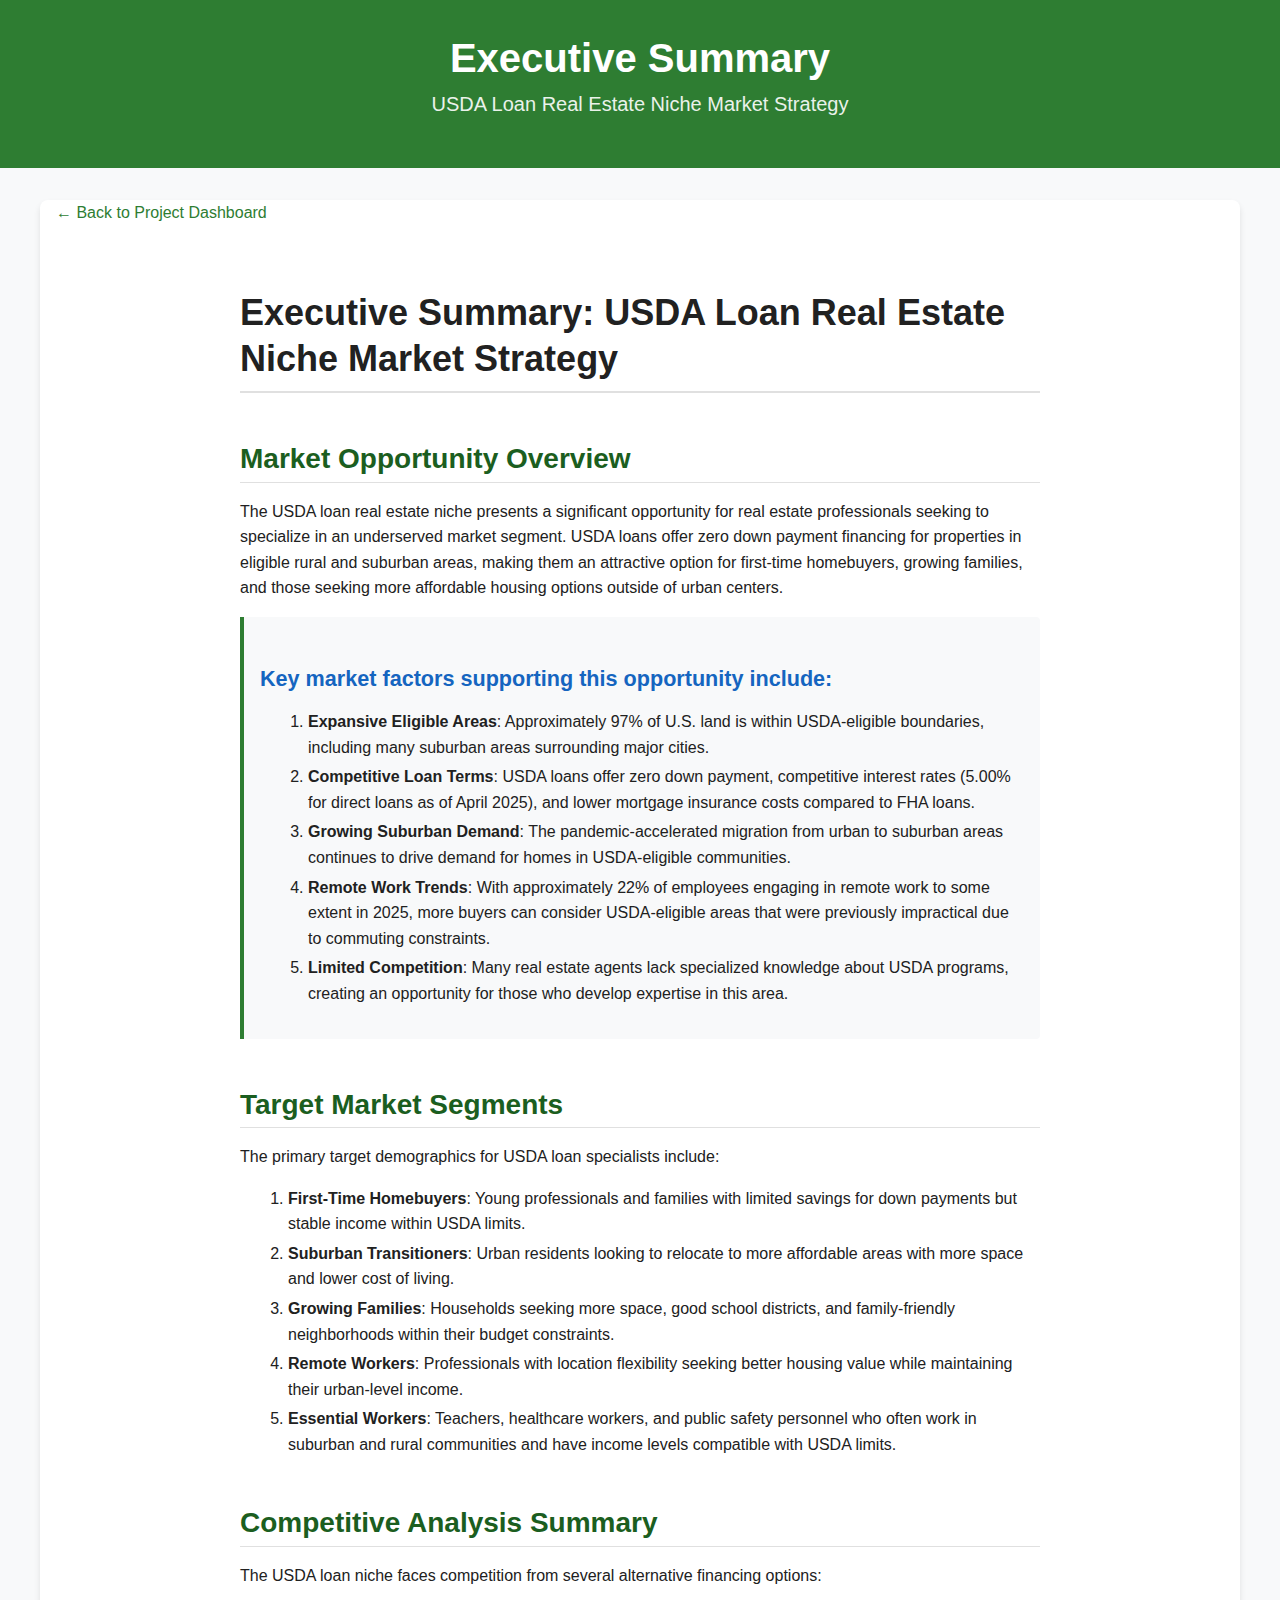
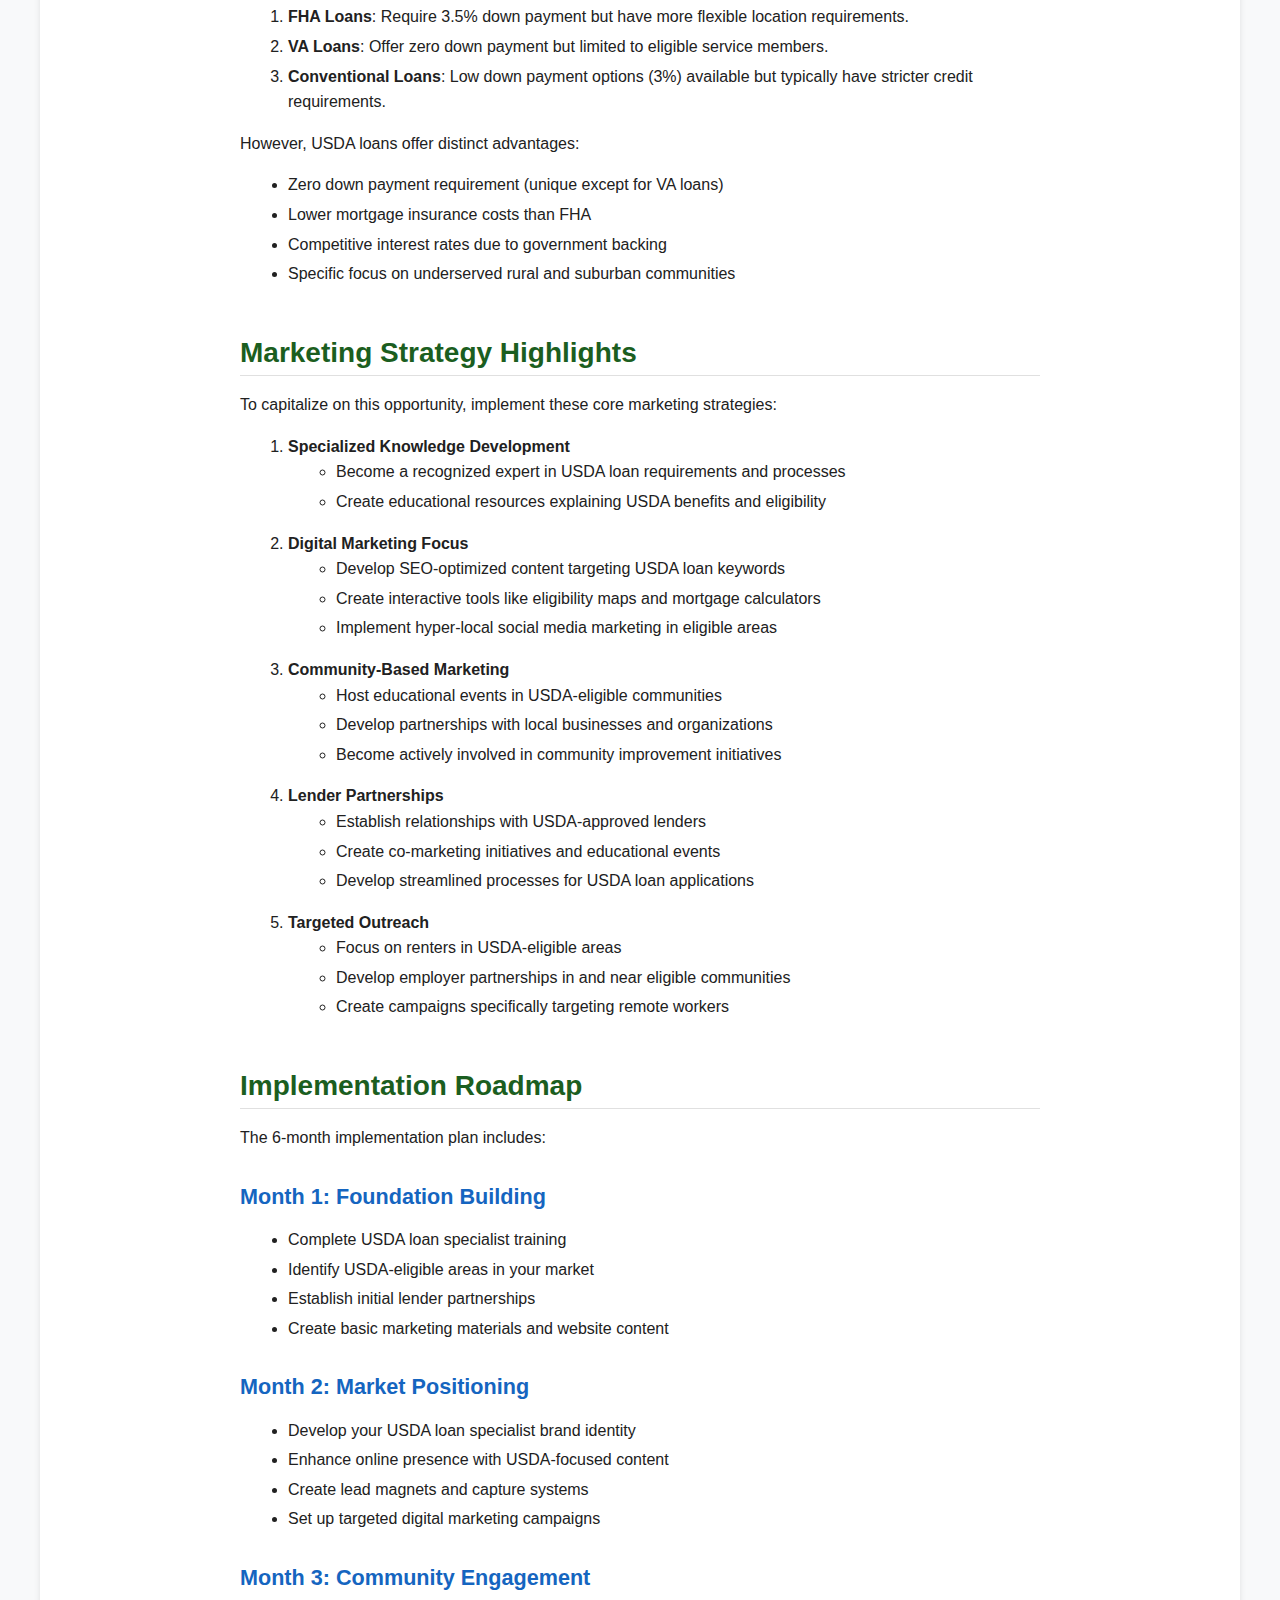
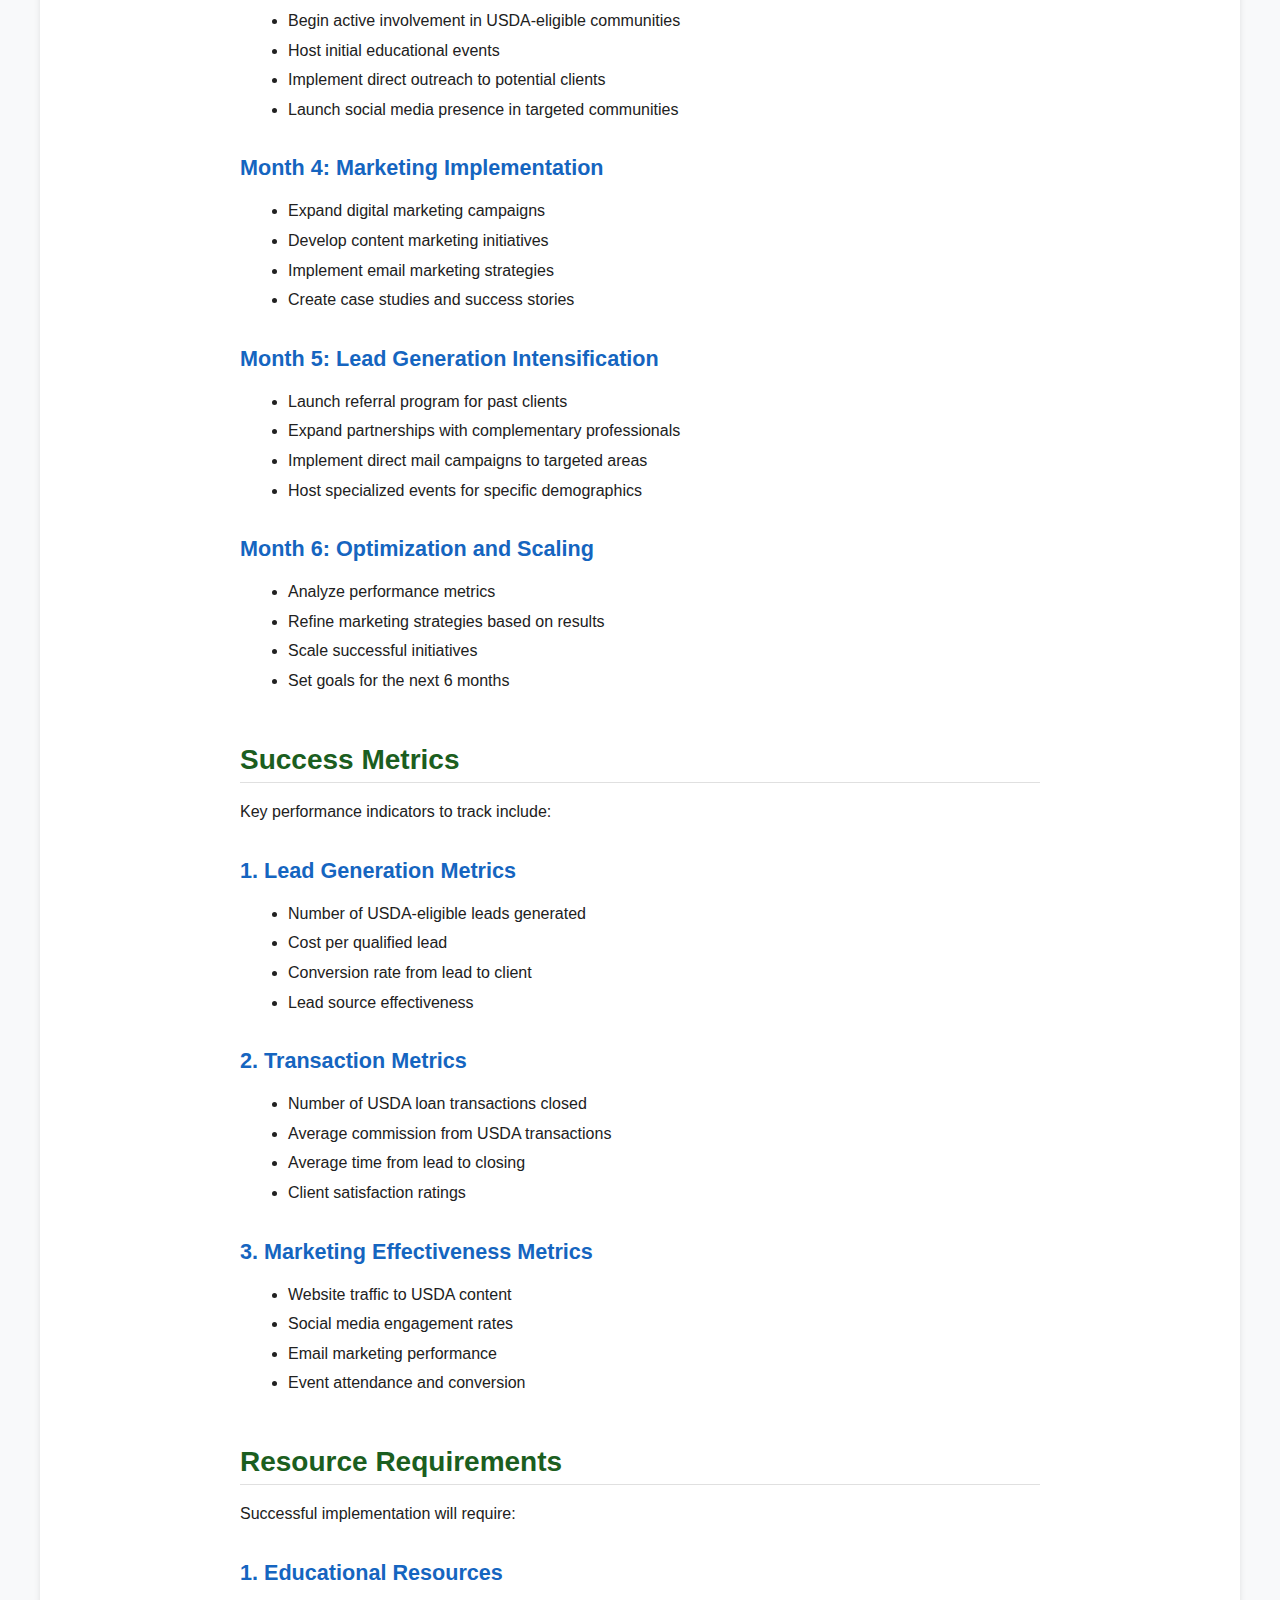
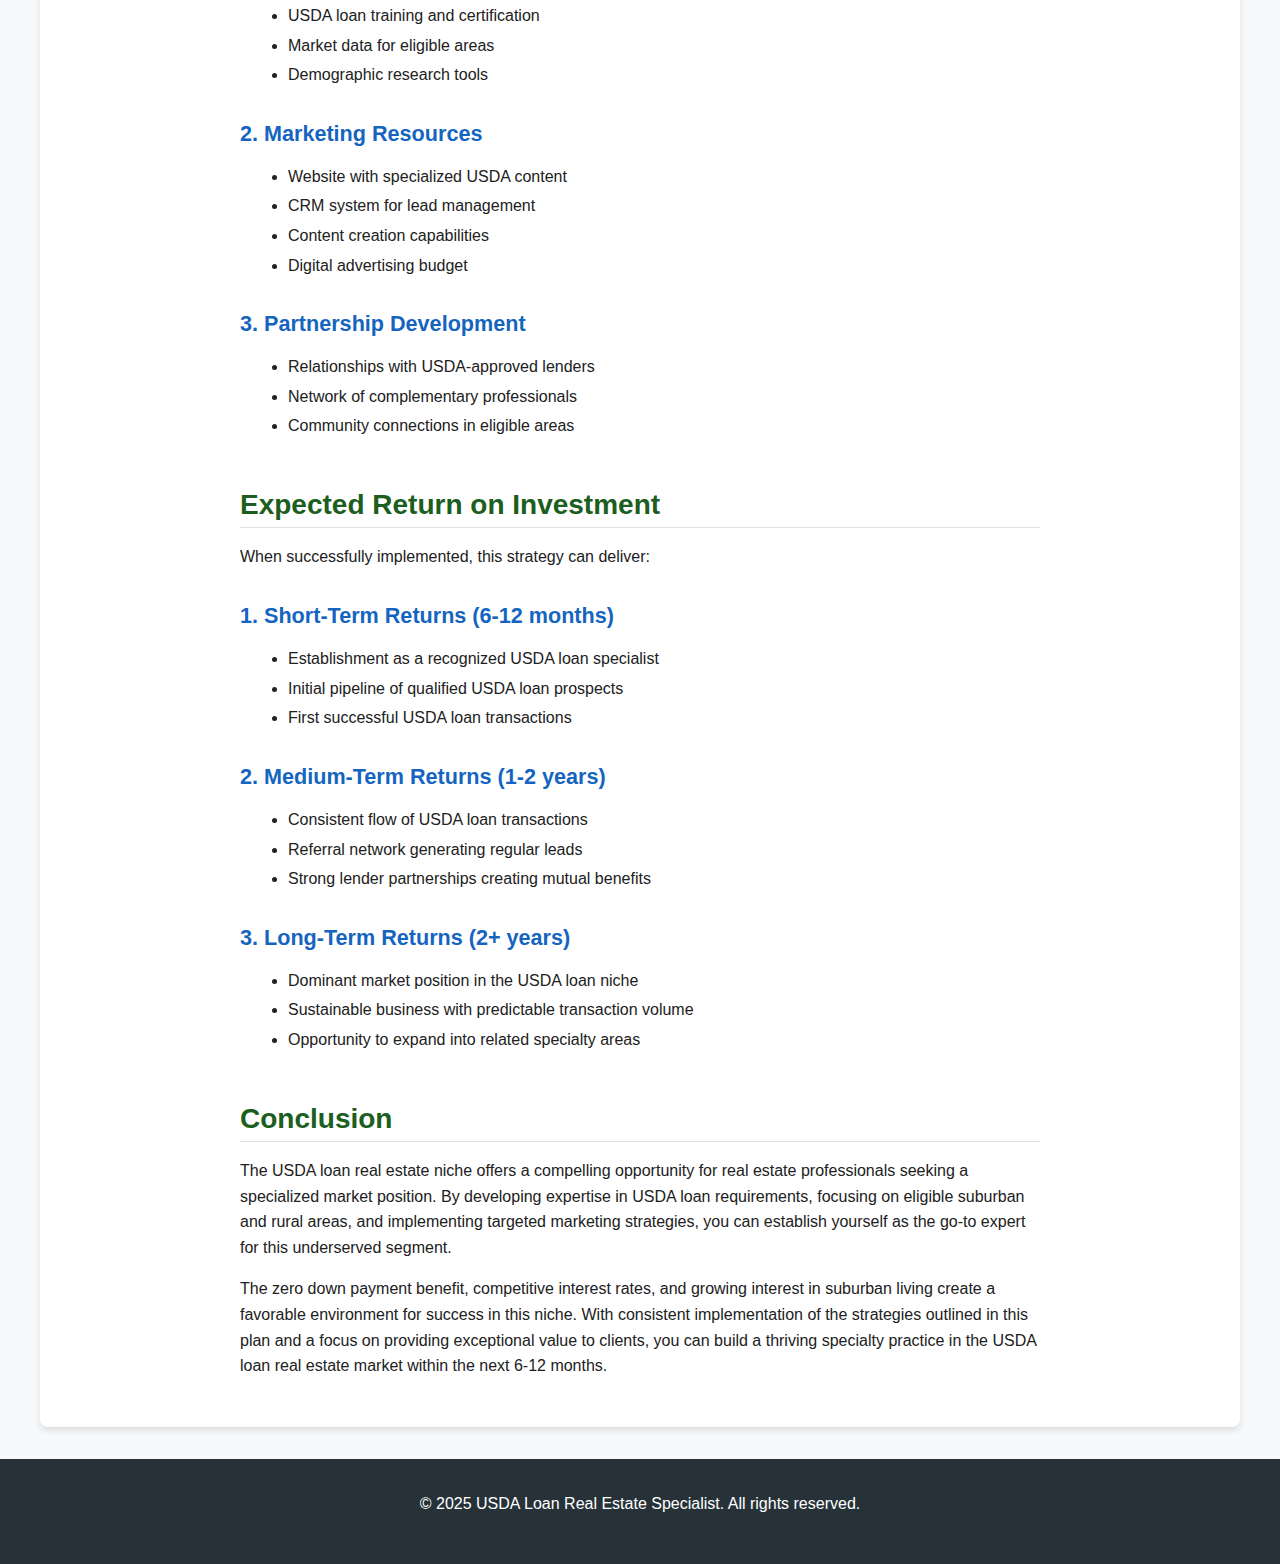
<file: usda-niche/executive-summary.html>
<!DOCTYPE html>
<html lang="en">
<head>
    <meta charset="UTF-8">
    <meta name="viewport" content="width=device-width, initial-scale=1.0">
    <title>Executive Summary - USDA Loan Real Estate Niche</title>
    <link rel="stylesheet" href="styles.css">
    <link rel="stylesheet" href="mobile.css">
</head>
<body>
    <header>
        <div class="container">
            <h1>Executive Summary</h1>
            <p class="subtitle">USDA Loan Real Estate Niche Market Strategy</p>
        </div>
    </header>
    
    <div class="container main-content" style="flex-direction: column;">
        <nav class="document-nav">
            <a href="index.html">&larr; Back to Project Dashboard</a>
        </nav>
        
        <main class="content" style="display: block; padding-top: var(--spacing-md);">
            <div class="document-content">
                <h1>Executive Summary: USDA Loan Real Estate Niche Market Strategy</h1>
                
                <h2>Market Opportunity Overview</h2>
                
                <p>The USDA loan real estate niche presents a significant opportunity for real estate professionals seeking to specialize in an underserved market segment. USDA loans offer zero down payment financing for properties in eligible rural and suburban areas, making them an attractive option for first-time homebuyers, growing families, and those seeking more affordable housing options outside of urban centers.</p>
                
                <div class="highlight-box">
                    <h3>Key market factors supporting this opportunity include:</h3>
                    <ol>
                        <li><strong>Expansive Eligible Areas</strong>: Approximately 97% of U.S. land is within USDA-eligible boundaries, including many suburban areas surrounding major cities.</li>
                        <li><strong>Competitive Loan Terms</strong>: USDA loans offer zero down payment, competitive interest rates (5.00% for direct loans as of April 2025), and lower mortgage insurance costs compared to FHA loans.</li>
                        <li><strong>Growing Suburban Demand</strong>: The pandemic-accelerated migration from urban to suburban areas continues to drive demand for homes in USDA-eligible communities.</li>
                        <li><strong>Remote Work Trends</strong>: With approximately 22% of employees engaging in remote work to some extent in 2025, more buyers can consider USDA-eligible areas that were previously impractical due to commuting constraints.</li>
                        <li><strong>Limited Competition</strong>: Many real estate agents lack specialized knowledge about USDA programs, creating an opportunity for those who develop expertise in this area.</li>
                    </ol>
                </div>
                
                <h2>Target Market Segments</h2>
                
                <p>The primary target demographics for USDA loan specialists include:</p>
                
                <ol>
                    <li><strong>First-Time Homebuyers</strong>: Young professionals and families with limited savings for down payments but stable income within USDA limits.</li>
                    <li><strong>Suburban Transitioners</strong>: Urban residents looking to relocate to more affordable areas with more space and lower cost of living.</li>
                    <li><strong>Growing Families</strong>: Households seeking more space, good school districts, and family-friendly neighborhoods within their budget constraints.</li>
                    <li><strong>Remote Workers</strong>: Professionals with location flexibility seeking better housing value while maintaining their urban-level income.</li>
                    <li><strong>Essential Workers</strong>: Teachers, healthcare workers, and public safety personnel who often work in suburban and rural communities and have income levels compatible with USDA limits.</li>
                </ol>
                
                <h2>Competitive Analysis Summary</h2>
                
                <p>The USDA loan niche faces competition from several alternative financing options:</p>
                
                <ol>
                    <li><strong>FHA Loans</strong>: Require 3.5% down payment but have more flexible location requirements.</li>
                    <li><strong>VA Loans</strong>: Offer zero down payment but limited to eligible service members.</li>
                    <li><strong>Conventional Loans</strong>: Low down payment options (3%) available but typically have stricter credit requirements.</li>
                </ol>
                
                <p>However, USDA loans offer distinct advantages:</p>
                <ul>
                    <li>Zero down payment requirement (unique except for VA loans)</li>
                    <li>Lower mortgage insurance costs than FHA</li>
                    <li>Competitive interest rates due to government backing</li>
                    <li>Specific focus on underserved rural and suburban communities</li>
                </ul>
                
                <h2>Marketing Strategy Highlights</h2>
                
                <p>To capitalize on this opportunity, implement these core marketing strategies:</p>
                
                <ol>
                    <li><strong>Specialized Knowledge Development</strong>
                        <ul>
                            <li>Become a recognized expert in USDA loan requirements and processes</li>
                            <li>Create educational resources explaining USDA benefits and eligibility</li>
                        </ul>
                    </li>
                    <li><strong>Digital Marketing Focus</strong>
                        <ul>
                            <li>Develop SEO-optimized content targeting USDA loan keywords</li>
                            <li>Create interactive tools like eligibility maps and mortgage calculators</li>
                            <li>Implement hyper-local social media marketing in eligible areas</li>
                        </ul>
                    </li>
                    <li><strong>Community-Based Marketing</strong>
                        <ul>
                            <li>Host educational events in USDA-eligible communities</li>
                            <li>Develop partnerships with local businesses and organizations</li>
                            <li>Become actively involved in community improvement initiatives</li>
                        </ul>
                    </li>
                    <li><strong>Lender Partnerships</strong>
                        <ul>
                            <li>Establish relationships with USDA-approved lenders</li>
                            <li>Create co-marketing initiatives and educational events</li>
                            <li>Develop streamlined processes for USDA loan applications</li>
                        </ul>
                    </li>
                    <li><strong>Targeted Outreach</strong>
                        <ul>
                            <li>Focus on renters in USDA-eligible areas</li>
                            <li>Develop employer partnerships in and near eligible communities</li>
                            <li>Create campaigns specifically targeting remote workers</li>
                        </ul>
                    </li>
                </ol>
                
                <h2>Implementation Roadmap</h2>
                
                <p>The 6-month implementation plan includes:</p>
                
                <h3>Month 1: Foundation Building</h3>
                <ul>
                    <li>Complete USDA loan specialist training</li>
                    <li>Identify USDA-eligible areas in your market</li>
                    <li>Establish initial lender partnerships</li>
                    <li>Create basic marketing materials and website content</li>
                </ul>
                
                <h3>Month 2: Market Positioning</h3>
                <ul>
                    <li>Develop your USDA loan specialist brand identity</li>
                    <li>Enhance online presence with USDA-focused content</li>
                    <li>Create lead magnets and capture systems</li>
                    <li>Set up targeted digital marketing campaigns</li>
                </ul>
                
                <h3>Month 3: Community Engagement</h3>
                <ul>
                    <li>Begin active involvement in USDA-eligible communities</li>
                    <li>Host initial educational events</li>
                    <li>Implement direct outreach to potential clients</li>
                    <li>Launch social media presence in targeted communities</li>
                </ul>
                
                <h3>Month 4: Marketing Implementation</h3>
                <ul>
                    <li>Expand digital marketing campaigns</li>
                    <li>Develop content marketing initiatives</li>
                    <li>Implement email marketing strategies</li>
                    <li>Create case studies and success stories</li>
                </ul>
                
                <h3>Month 5: Lead Generation Intensification</h3>
                <ul>
                    <li>Launch referral program for past clients</li>
                    <li>Expand partnerships with complementary professionals</li>
                    <li>Implement direct mail campaigns to targeted areas</li>
                    <li>Host specialized events for specific demographics</li>
                </ul>
                
                <h3>Month 6: Optimization and Scaling</h3>
                <ul>
                    <li>Analyze performance metrics</li>
                    <li>Refine marketing strategies based on results</li>
                    <li>Scale successful initiatives</li>
                    <li>Set goals for the next 6 months</li>
                </ul>
                
                <h2>Success Metrics</h2>
                
                <p>Key performance indicators to track include:</p>
                
                <h3>1. Lead Generation Metrics</h3>
                <ul>
                    <li>Number of USDA-eligible leads generated</li>
                    <li>Cost per qualified lead</li>
                    <li>Conversion rate from lead to client</li>
                    <li>Lead source effectiveness</li>
                </ul>
                
                <h3>2. Transaction Metrics</h3>
                <ul>
                    <li>Number of USDA loan transactions closed</li>
                    <li>Average commission from USDA transactions</li>
                    <li>Average time from lead to closing</li>
                    <li>Client satisfaction ratings</li>
                </ul>
                
                <h3>3. Marketing Effectiveness Metrics</h3>
                <ul>
                    <li>Website traffic to USDA content</li>
                    <li>Social media engagement rates</li>
                    <li>Email marketing performance</li>
                    <li>Event attendance and conversion</li>
                </ul>
                
                <h2>Resource Requirements</h2>
                
                <p>Successful implementation will require:</p>
                
                <h3>1. Educational Resources</h3>
                <ul>
                    <li>USDA loan training and certification</li>
                    <li>Market data for eligible areas</li>
                    <li>Demographic research tools</li>
                </ul>
                
                <h3>2. Marketing Resources</h3>
                <ul>
                    <li>Website with specialized USDA content</li>
                    <li>CRM system for lead management</li>
                    <li>Content creation capabilities</li>
                    <li>Digital advertising budget</li>
                </ul>
                
                <h3>3. Partnership Development</h3>
                <ul>
                    <li>Relationships with USDA-approved lenders</li>
                    <li>Network of complementary professionals</li>
                    <li>Community connections in eligible areas</li>
                </ul>
                
                <h2>Expected Return on Investment</h2>
                
                <p>When successfully implemented, this strategy can deliver:</p>
                
                <h3>1. Short-Term Returns (6-12 months)</h3>
                <ul>
                    <li>Establishment as a recognized USDA loan specialist</li>
                    <li>Initial pipeline of qualified USDA loan prospects</li>
                    <li>First successful USDA loan transactions</li>
                </ul>
                
                <h3>2. Medium-Term Returns (1-2 years)</h3>
                <ul>
                    <li>Consistent flow of USDA loan transactions</li>
                    <li>Referral network generating regular leads</li>
                    <li>Strong lender partnerships creating mutual benefits</li>
                </ul>
                
                <h3>3. Long-Term Returns (2+ years)</h3>
                <ul>
                    <li>Dominant market position in the USDA loan niche</li>
                    <li>Sustainable business with predictable transaction volume</li>
                    <li>Opportunity to expand into related specialty areas</li>
                </ul>
                
                <h2>Conclusion</h2>
                
                <p>The USDA loan real estate niche offers a compelling opportunity for real estate professionals seeking a specialized market position. By developing expertise in USDA loan requirements, focusing on eligible suburban and rural areas, and implementing targeted marketing strategies, you can establish yourself as the go-to expert for this underserved segment.</p>
                
                <p>The zero down payment benefit, competitive interest rates, and growing interest in suburban living create a favorable environment for success in this niche. With consistent implementation of the strategies outlined in this plan and a focus on providing exceptional value to clients, you can build a thriving specialty practice in the USDA loan real estate market within the next 6-12 months.</p>
            </div>
        </main>
    </div>
    
    <footer>
        <div class="container">
            <p>&copy; 2025 USDA Loan Real Estate Specialist. All rights reserved.</p>
        </div>
    </footer>
</body>
</html>
</file>
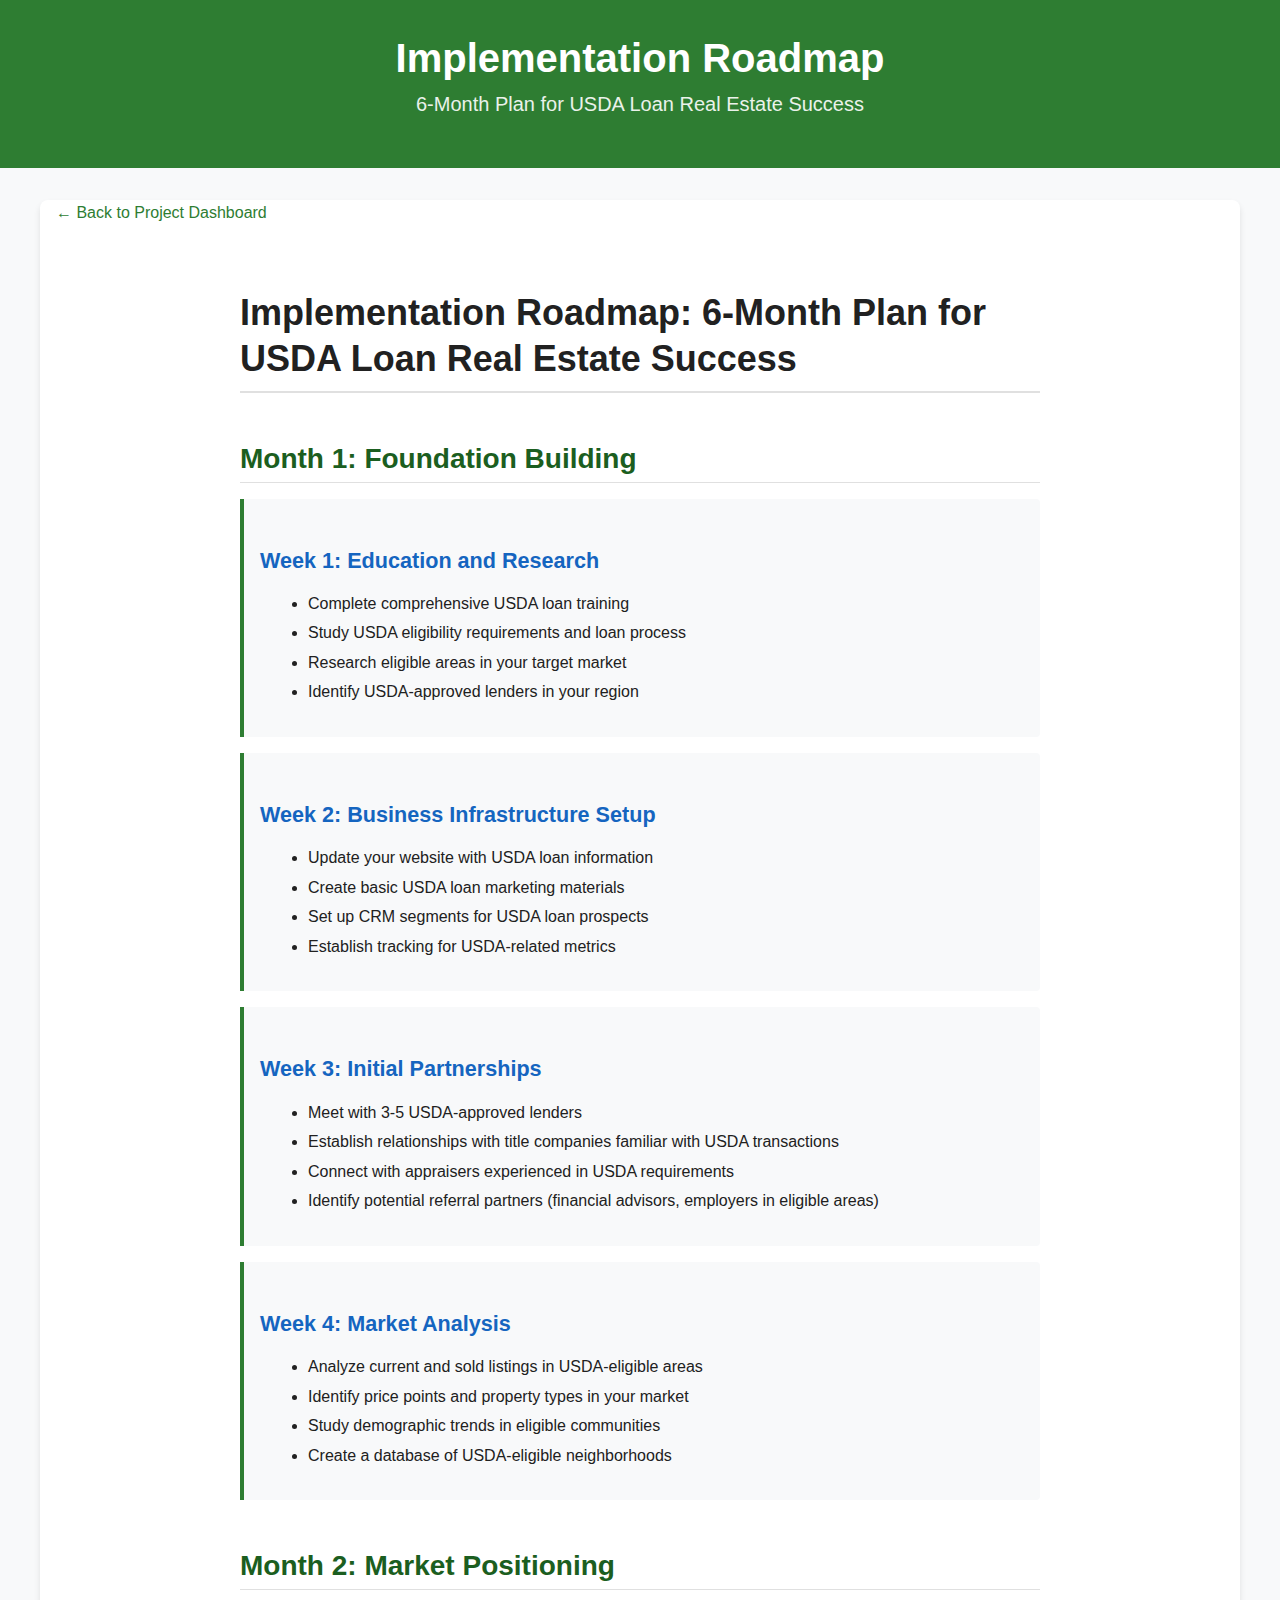
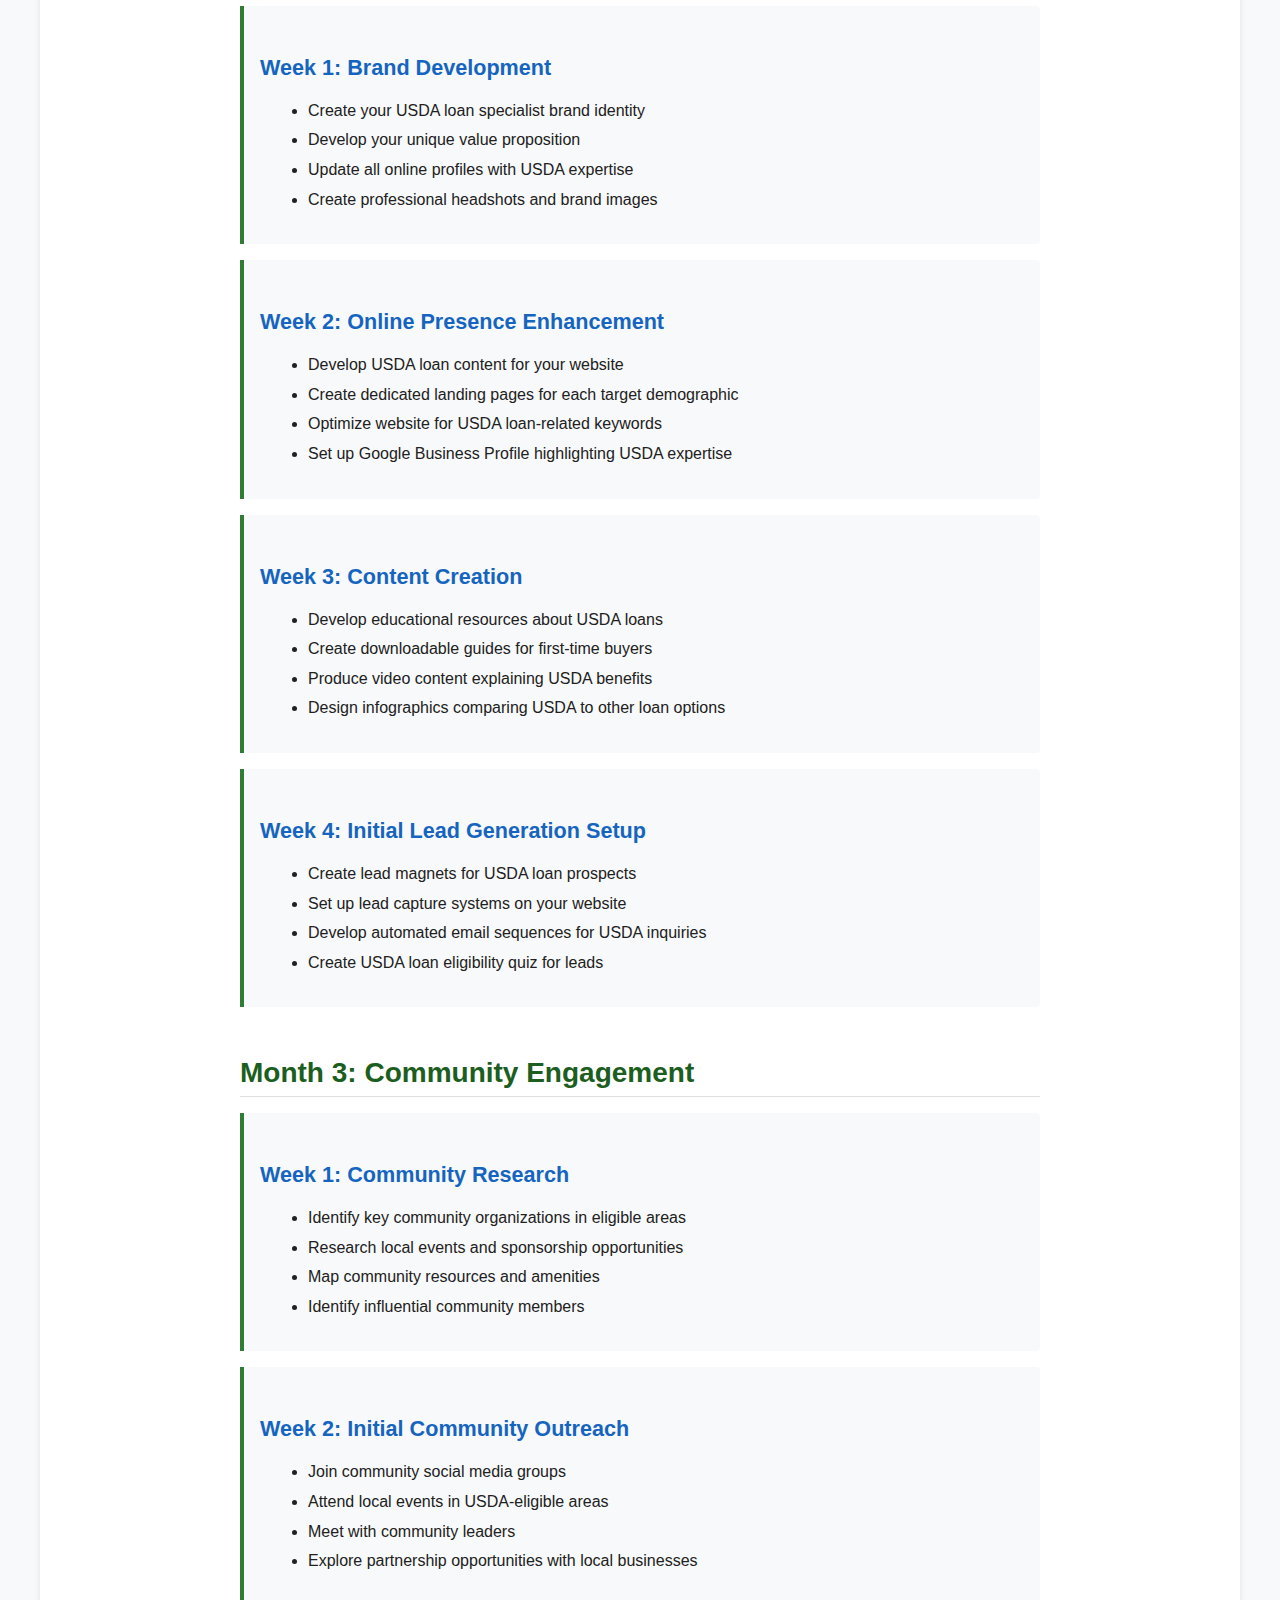
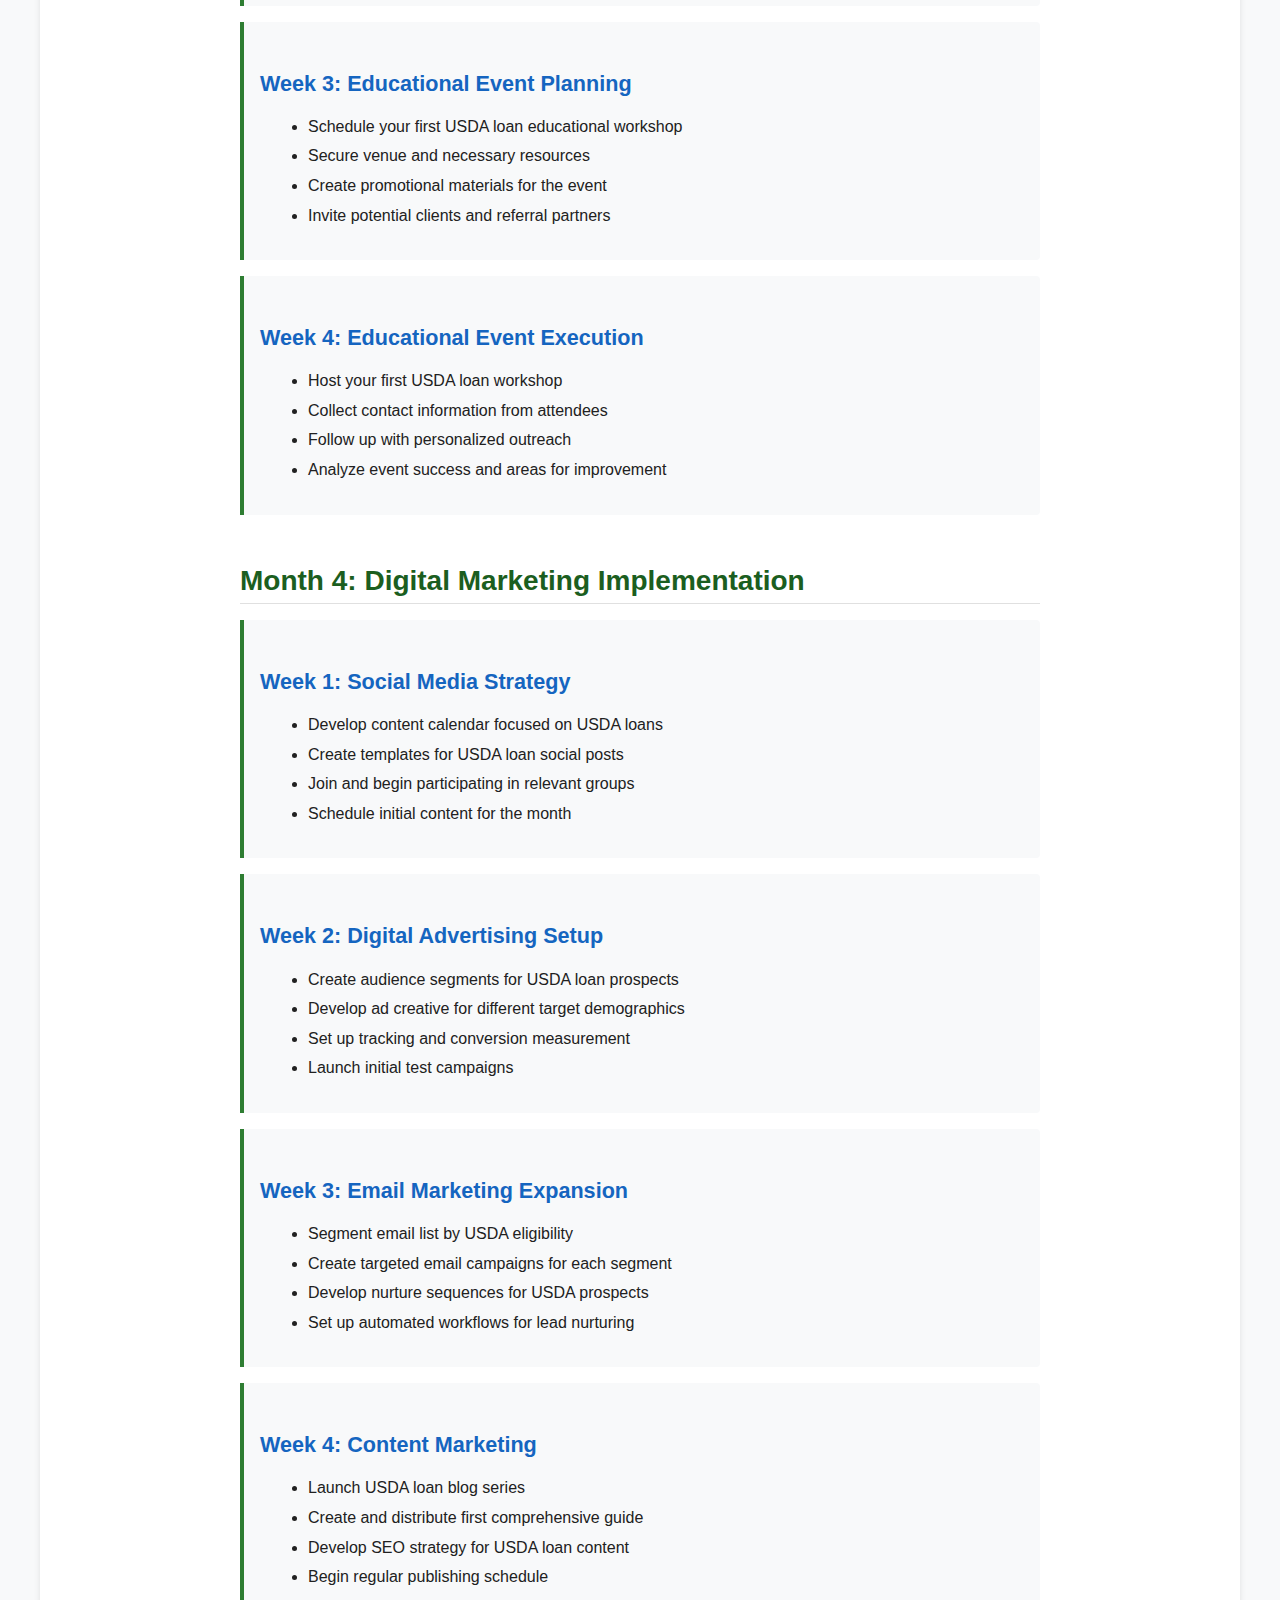
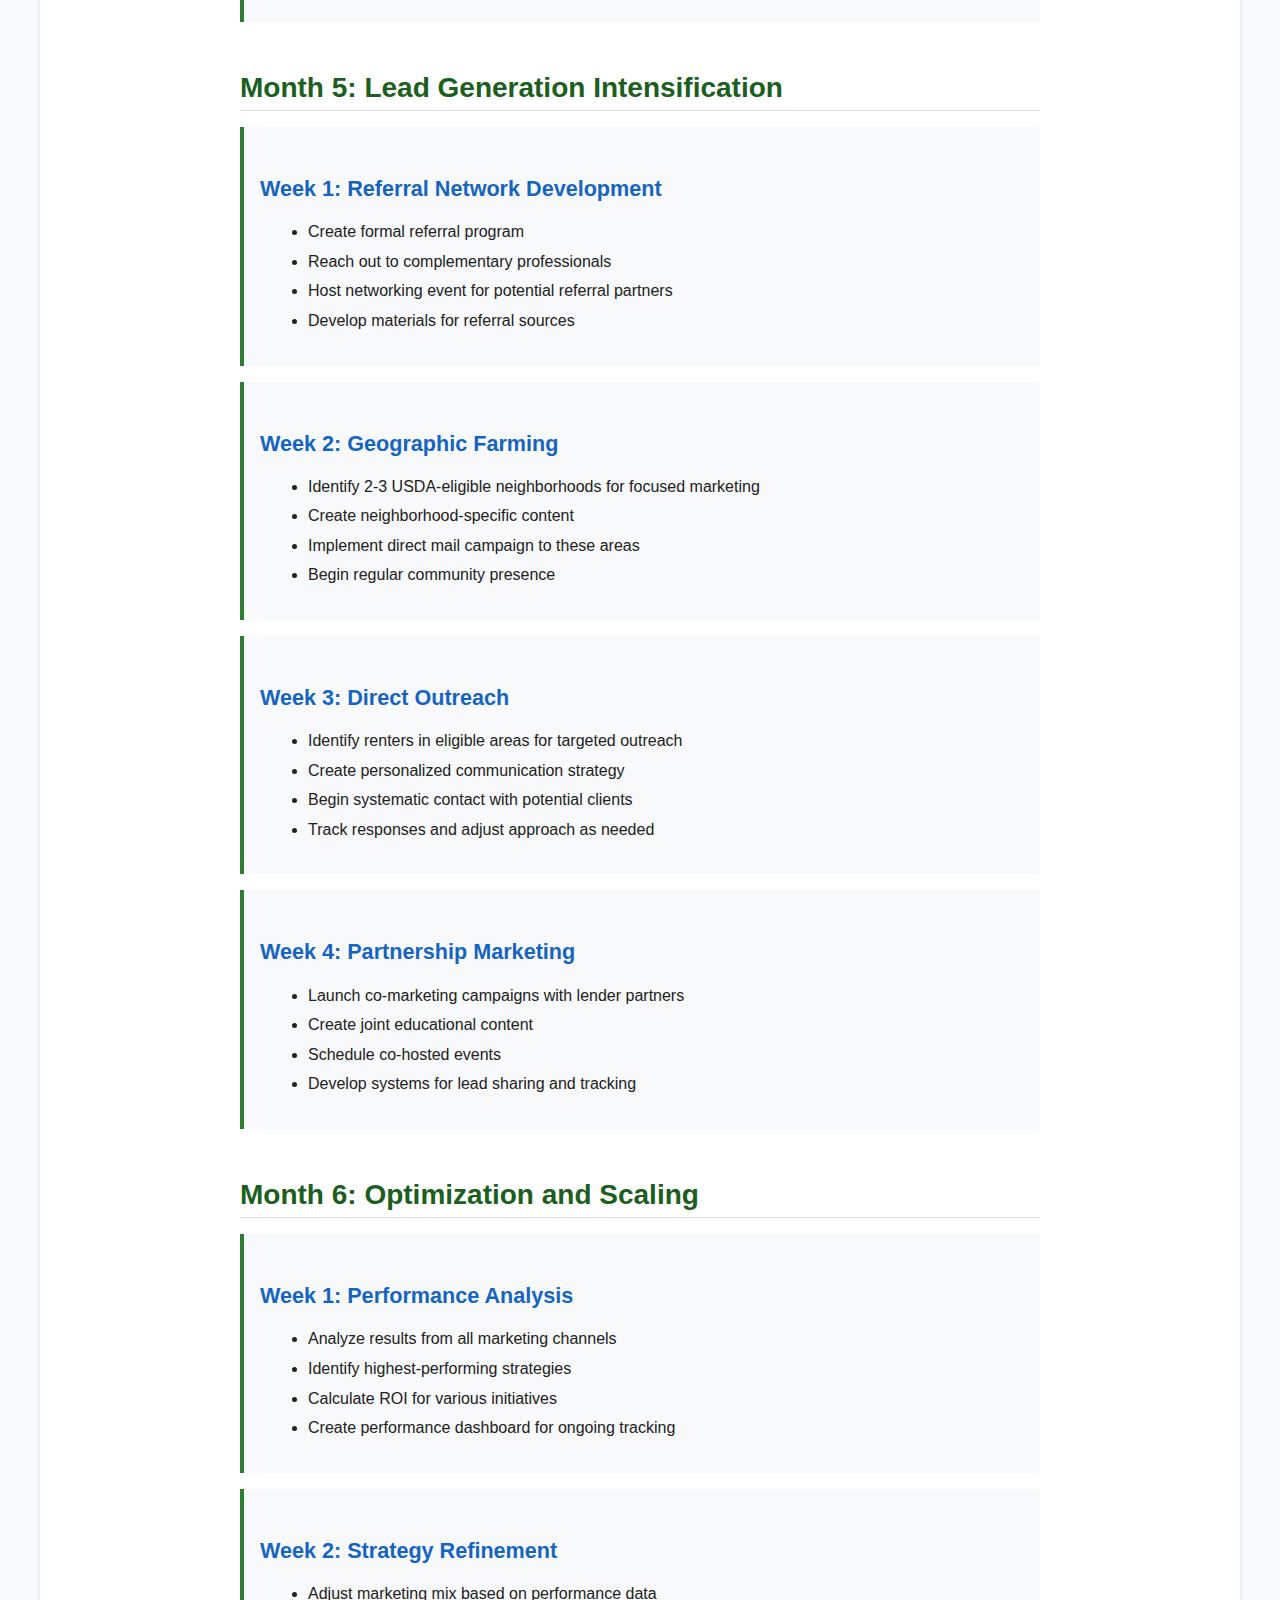
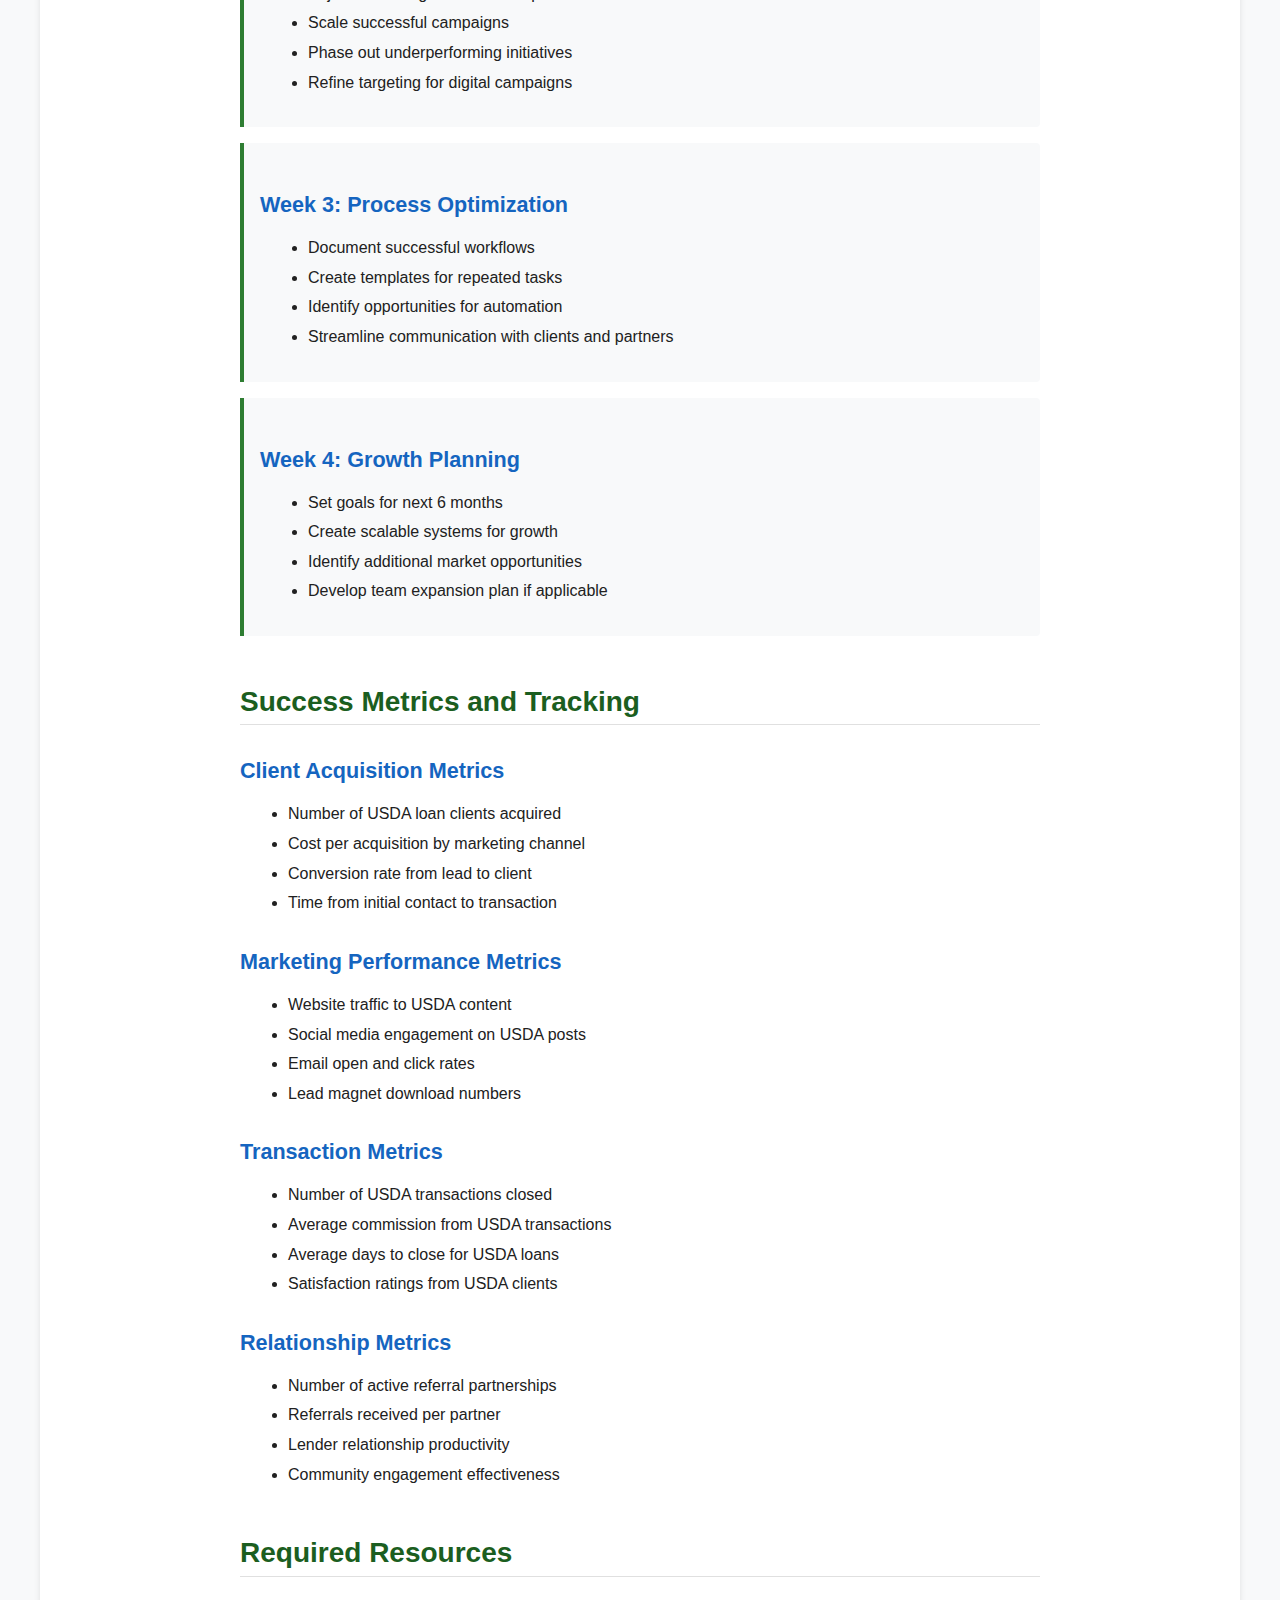
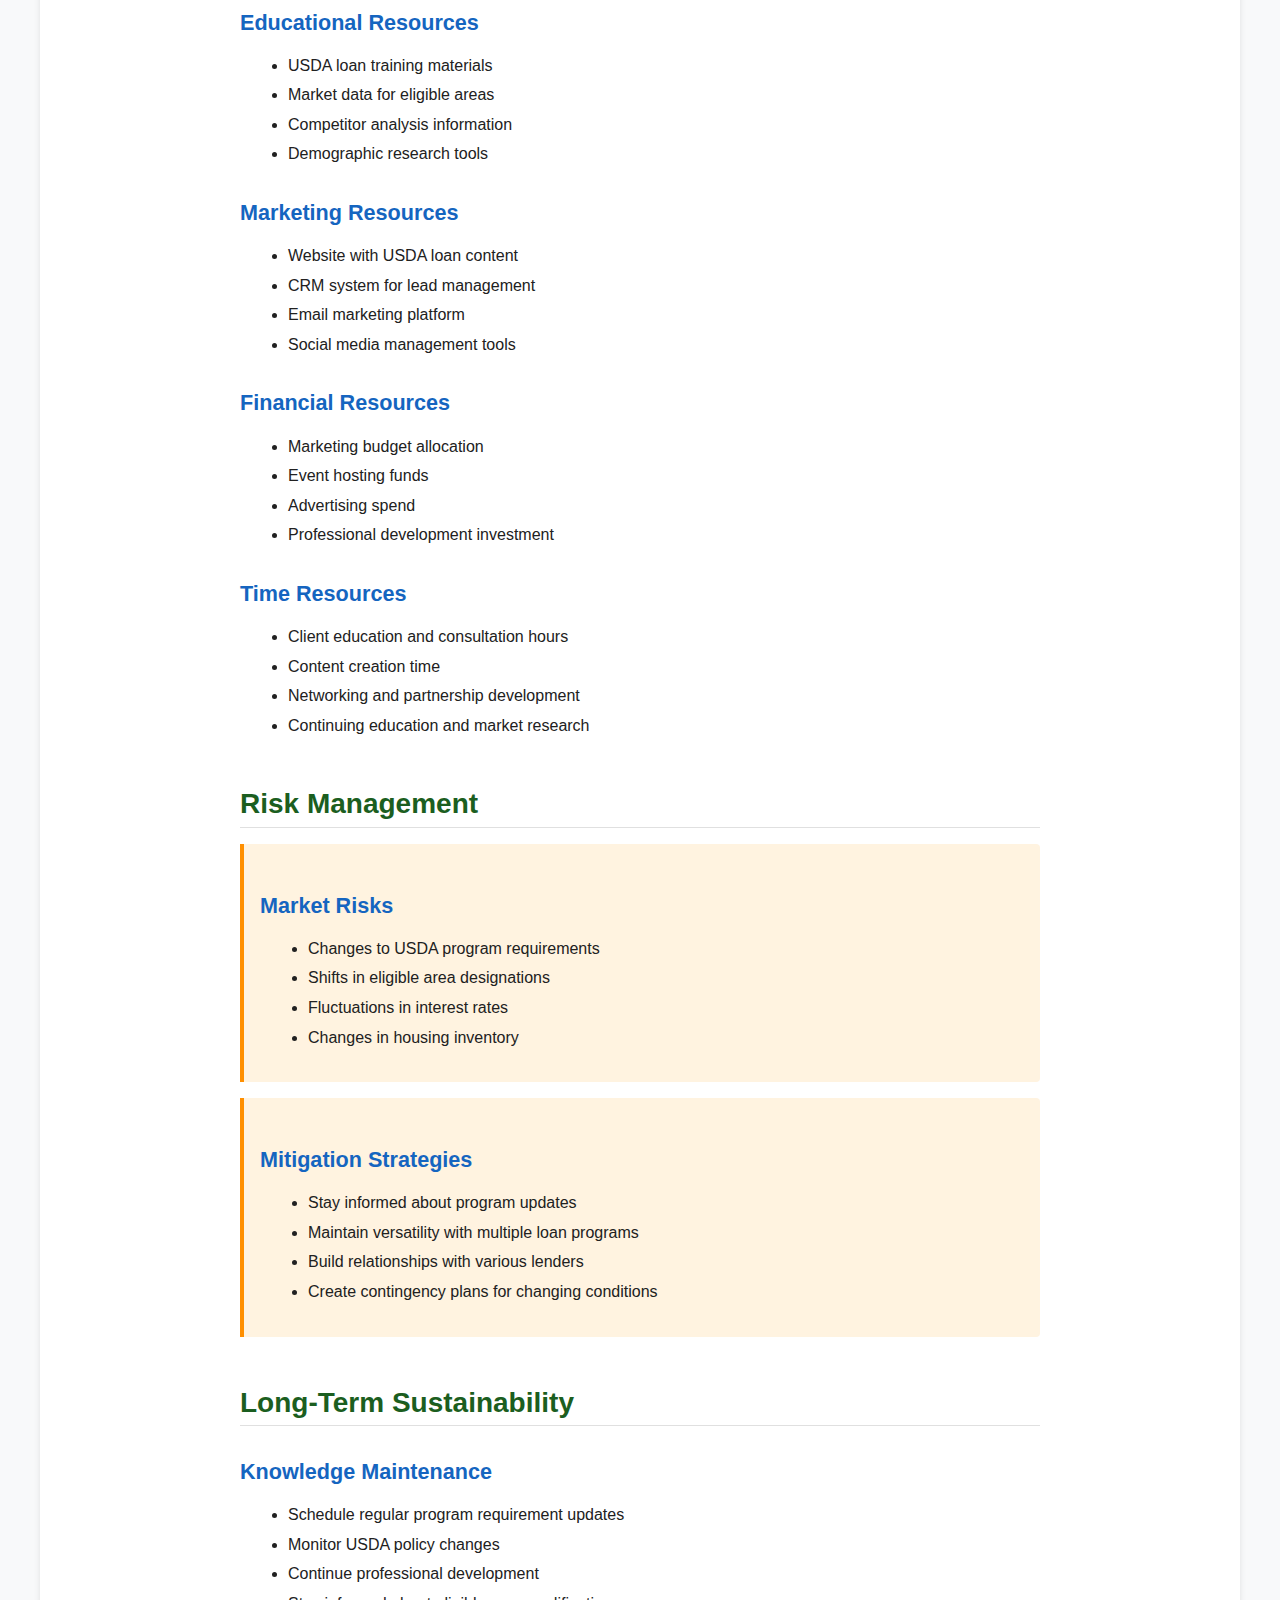
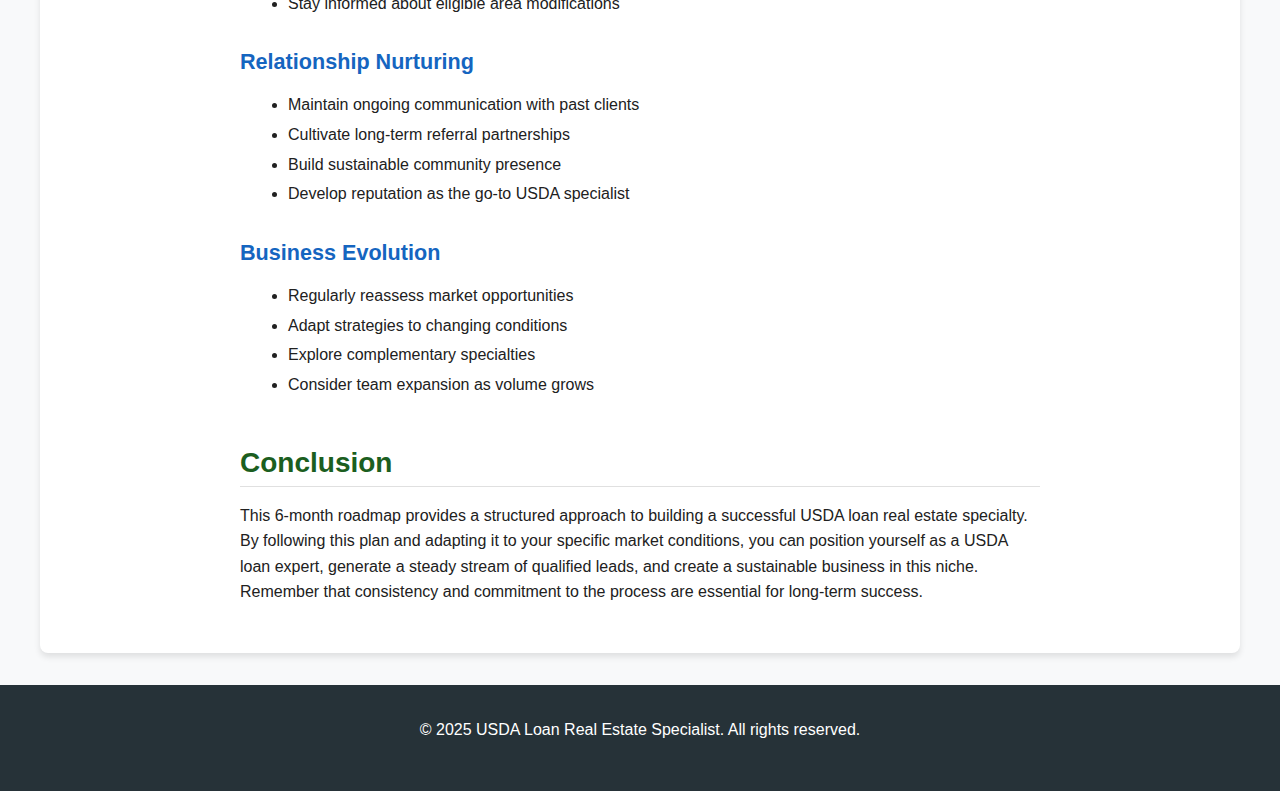
<file: usda-niche/implementation-roadmap.html>
<!DOCTYPE html>
<html lang="en">
<head>
    <meta charset="UTF-8">
    <meta name="viewport" content="width=device-width, initial-scale=1.0">
    <title>Implementation Roadmap - USDA Loan Real Estate Niche</title>
    <link rel="stylesheet" href="styles.css">
    <link rel="stylesheet" href="mobile.css">
</head>
<body>
    <header>
        <div class="container">
            <h1>Implementation Roadmap</h1>
            <p class="subtitle">6-Month Plan for USDA Loan Real Estate Success</p>
        </div>
    </header>
    
    <div class="container main-content" style="flex-direction: column;">
        <nav class="document-nav">
            <a href="index.html">&larr; Back to Project Dashboard</a>
        </nav>
        
        <main class="content" style="display: block; padding-top: var(--spacing-md);">
            <div class="document-content">
                <h1>Implementation Roadmap: 6-Month Plan for USDA Loan Real Estate Success</h1>
                
                <h2>Month 1: Foundation Building</h2>
                
                <div class="highlight-box">
                    <h3>Week 1: Education and Research</h3>
                    <ul>
                        <li>Complete comprehensive USDA loan training</li>
                        <li>Study USDA eligibility requirements and loan process</li>
                        <li>Research eligible areas in your target market</li>
                        <li>Identify USDA-approved lenders in your region</li>
                    </ul>
                </div>
                
                <div class="highlight-box">
                    <h3>Week 2: Business Infrastructure Setup</h3>
                    <ul>
                        <li>Update your website with USDA loan information</li>
                        <li>Create basic USDA loan marketing materials</li>
                        <li>Set up CRM segments for USDA loan prospects</li>
                        <li>Establish tracking for USDA-related metrics</li>
                    </ul>
                </div>
                
                <div class="highlight-box">
                    <h3>Week 3: Initial Partnerships</h3>
                    <ul>
                        <li>Meet with 3-5 USDA-approved lenders</li>
                        <li>Establish relationships with title companies familiar with USDA transactions</li>
                        <li>Connect with appraisers experienced in USDA requirements</li>
                        <li>Identify potential referral partners (financial advisors, employers in eligible areas)</li>
                    </ul>
                </div>
                
                <div class="highlight-box">
                    <h3>Week 4: Market Analysis</h3>
                    <ul>
                        <li>Analyze current and sold listings in USDA-eligible areas</li>
                        <li>Identify price points and property types in your market</li>
                        <li>Study demographic trends in eligible communities</li>
                        <li>Create a database of USDA-eligible neighborhoods</li>
                    </ul>
                </div>
                
                <h2>Month 2: Market Positioning</h2>
                
                <div class="highlight-box">
                    <h3>Week 1: Brand Development</h3>
                    <ul>
                        <li>Create your USDA loan specialist brand identity</li>
                        <li>Develop your unique value proposition</li>
                        <li>Update all online profiles with USDA expertise</li>
                        <li>Create professional headshots and brand images</li>
                    </ul>
                </div>
                
                <div class="highlight-box">
                    <h3>Week 2: Online Presence Enhancement</h3>
                    <ul>
                        <li>Develop USDA loan content for your website</li>
                        <li>Create dedicated landing pages for each target demographic</li>
                        <li>Optimize website for USDA loan-related keywords</li>
                        <li>Set up Google Business Profile highlighting USDA expertise</li>
                    </ul>
                </div>
                
                <div class="highlight-box">
                    <h3>Week 3: Content Creation</h3>
                    <ul>
                        <li>Develop educational resources about USDA loans</li>
                        <li>Create downloadable guides for first-time buyers</li>
                        <li>Produce video content explaining USDA benefits</li>
                        <li>Design infographics comparing USDA to other loan options</li>
                    </ul>
                </div>
                
                <div class="highlight-box">
                    <h3>Week 4: Initial Lead Generation Setup</h3>
                    <ul>
                        <li>Create lead magnets for USDA loan prospects</li>
                        <li>Set up lead capture systems on your website</li>
                        <li>Develop automated email sequences for USDA inquiries</li>
                        <li>Create USDA loan eligibility quiz for leads</li>
                    </ul>
                </div>
                
                <h2>Month 3: Community Engagement</h2>
                
                <div class="highlight-box">
                    <h3>Week 1: Community Research</h3>
                    <ul>
                        <li>Identify key community organizations in eligible areas</li>
                        <li>Research local events and sponsorship opportunities</li>
                        <li>Map community resources and amenities</li>
                        <li>Identify influential community members</li>
                    </ul>
                </div>
                
                <div class="highlight-box">
                    <h3>Week 2: Initial Community Outreach</h3>
                    <ul>
                        <li>Join community social media groups</li>
                        <li>Attend local events in USDA-eligible areas</li>
                        <li>Meet with community leaders</li>
                        <li>Explore partnership opportunities with local businesses</li>
                    </ul>
                </div>
                
                <div class="highlight-box">
                    <h3>Week 3: Educational Event Planning</h3>
                    <ul>
                        <li>Schedule your first USDA loan educational workshop</li>
                        <li>Secure venue and necessary resources</li>
                        <li>Create promotional materials for the event</li>
                        <li>Invite potential clients and referral partners</li>
                    </ul>
                </div>
                
                <div class="highlight-box">
                    <h3>Week 4: Educational Event Execution</h3>
                    <ul>
                        <li>Host your first USDA loan workshop</li>
                        <li>Collect contact information from attendees</li>
                        <li>Follow up with personalized outreach</li>
                        <li>Analyze event success and areas for improvement</li>
                    </ul>
                </div>
                
                <h2>Month 4: Digital Marketing Implementation</h2>
                
                <div class="highlight-box">
                    <h3>Week 1: Social Media Strategy</h3>
                    <ul>
                        <li>Develop content calendar focused on USDA loans</li>
                        <li>Create templates for USDA loan social posts</li>
                        <li>Join and begin participating in relevant groups</li>
                        <li>Schedule initial content for the month</li>
                    </ul>
                </div>
                
                <div class="highlight-box">
                    <h3>Week 2: Digital Advertising Setup</h3>
                    <ul>
                        <li>Create audience segments for USDA loan prospects</li>
                        <li>Develop ad creative for different target demographics</li>
                        <li>Set up tracking and conversion measurement</li>
                        <li>Launch initial test campaigns</li>
                    </ul>
                </div>
                
                <div class="highlight-box">
                    <h3>Week 3: Email Marketing Expansion</h3>
                    <ul>
                        <li>Segment email list by USDA eligibility</li>
                        <li>Create targeted email campaigns for each segment</li>
                        <li>Develop nurture sequences for USDA prospects</li>
                        <li>Set up automated workflows for lead nurturing</li>
                    </ul>
                </div>
                
                <div class="highlight-box">
                    <h3>Week 4: Content Marketing</h3>
                    <ul>
                        <li>Launch USDA loan blog series</li>
                        <li>Create and distribute first comprehensive guide</li>
                        <li>Develop SEO strategy for USDA loan content</li>
                        <li>Begin regular publishing schedule</li>
                    </ul>
                </div>
                
                <h2>Month 5: Lead Generation Intensification</h2>
                
                <div class="highlight-box">
                    <h3>Week 1: Referral Network Development</h3>
                    <ul>
                        <li>Create formal referral program</li>
                        <li>Reach out to complementary professionals</li>
                        <li>Host networking event for potential referral partners</li>
                        <li>Develop materials for referral sources</li>
                    </ul>
                </div>
                
                <div class="highlight-box">
                    <h3>Week 2: Geographic Farming</h3>
                    <ul>
                        <li>Identify 2-3 USDA-eligible neighborhoods for focused marketing</li>
                        <li>Create neighborhood-specific content</li>
                        <li>Implement direct mail campaign to these areas</li>
                        <li>Begin regular community presence</li>
                    </ul>
                </div>
                
                <div class="highlight-box">
                    <h3>Week 3: Direct Outreach</h3>
                    <ul>
                        <li>Identify renters in eligible areas for targeted outreach</li>
                        <li>Create personalized communication strategy</li>
                        <li>Begin systematic contact with potential clients</li>
                        <li>Track responses and adjust approach as needed</li>
                    </ul>
                </div>
                
                <div class="highlight-box">
                    <h3>Week 4: Partnership Marketing</h3>
                    <ul>
                        <li>Launch co-marketing campaigns with lender partners</li>
                        <li>Create joint educational content</li>
                        <li>Schedule co-hosted events</li>
                        <li>Develop systems for lead sharing and tracking</li>
                    </ul>
                </div>
                
                <h2>Month 6: Optimization and Scaling</h2>
                
                <div class="highlight-box">
                    <h3>Week 1: Performance Analysis</h3>
                    <ul>
                        <li>Analyze results from all marketing channels</li>
                        <li>Identify highest-performing strategies</li>
                        <li>Calculate ROI for various initiatives</li>
                        <li>Create performance dashboard for ongoing tracking</li>
                    </ul>
                </div>
                
                <div class="highlight-box">
                    <h3>Week 2: Strategy Refinement</h3>
                    <ul>
                        <li>Adjust marketing mix based on performance data</li>
                        <li>Scale successful campaigns</li>
                        <li>Phase out underperforming initiatives</li>
                        <li>Refine targeting for digital campaigns</li>
                    </ul>
                </div>
                
                <div class="highlight-box">
                    <h3>Week 3: Process Optimization</h3>
                    <ul>
                        <li>Document successful workflows</li>
                        <li>Create templates for repeated tasks</li>
                        <li>Identify opportunities for automation</li>
                        <li>Streamline communication with clients and partners</li>
                    </ul>
                </div>
                
                <div class="highlight-box">
                    <h3>Week 4: Growth Planning</h3>
                    <ul>
                        <li>Set goals for next 6 months</li>
                        <li>Create scalable systems for growth</li>
                        <li>Identify additional market opportunities</li>
                        <li>Develop team expansion plan if applicable</li>
                    </ul>
                </div>
                
                <h2>Success Metrics and Tracking</h2>
                
                <h3>Client Acquisition Metrics</h3>
                <ul>
                    <li>Number of USDA loan clients acquired</li>
                    <li>Cost per acquisition by marketing channel</li>
                    <li>Conversion rate from lead to client</li>
                    <li>Time from initial contact to transaction</li>
                </ul>
                
                <h3>Marketing Performance Metrics</h3>
                <ul>
                    <li>Website traffic to USDA content</li>
                    <li>Social media engagement on USDA posts</li>
                    <li>Email open and click rates</li>
                    <li>Lead magnet download numbers</li>
                </ul>
                
                <h3>Transaction Metrics</h3>
                <ul>
                    <li>Number of USDA transactions closed</li>
                    <li>Average commission from USDA transactions</li>
                    <li>Average days to close for USDA loans</li>
                    <li>Satisfaction ratings from USDA clients</li>
                </ul>
                
                <h3>Relationship Metrics</h3>
                <ul>
                    <li>Number of active referral partnerships</li>
                    <li>Referrals received per partner</li>
                    <li>Lender relationship productivity</li>
                    <li>Community engagement effectiveness</li>
                </ul>
                
                <h2>Required Resources</h2>
                
                <h3>Educational Resources</h3>
                <ul>
                    <li>USDA loan training materials</li>
                    <li>Market data for eligible areas</li>
                    <li>Competitor analysis information</li>
                    <li>Demographic research tools</li>
                </ul>
                
                <h3>Marketing Resources</h3>
                <ul>
                    <li>Website with USDA loan content</li>
                    <li>CRM system for lead management</li>
                    <li>Email marketing platform</li>
                    <li>Social media management tools</li>
                </ul>
                
                <h3>Financial Resources</h3>
                <ul>
                    <li>Marketing budget allocation</li>
                    <li>Event hosting funds</li>
                    <li>Advertising spend</li>
                    <li>Professional development investment</li>
                </ul>
                
                <h3>Time Resources</h3>
                <ul>
                    <li>Client education and consultation hours</li>
                    <li>Content creation time</li>
                    <li>Networking and partnership development</li>
                    <li>Continuing education and market research</li>
                </ul>
                
                <h2>Risk Management</h2>
                
                <div class="warning-box">
                    <h3>Market Risks</h3>
                    <ul>
                        <li>Changes to USDA program requirements</li>
                        <li>Shifts in eligible area designations</li>
                        <li>Fluctuations in interest rates</li>
                        <li>Changes in housing inventory</li>
                    </ul>
                </div>
                
                <div class="warning-box">
                    <h3>Mitigation Strategies</h3>
                    <ul>
                        <li>Stay informed about program updates</li>
                        <li>Maintain versatility with multiple loan programs</li>
                        <li>Build relationships with various lenders</li>
                        <li>Create contingency plans for changing conditions</li>
                    </ul>
                </div>
                
                <h2>Long-Term Sustainability</h2>
                
                <h3>Knowledge Maintenance</h3>
                <ul>
                    <li>Schedule regular program requirement updates</li>
                    <li>Monitor USDA policy changes</li>
                    <li>Continue professional development</li>
                    <li>Stay informed about eligible area modifications</li>
                </ul>
                
                <h3>Relationship Nurturing</h3>
                <ul>
                    <li>Maintain ongoing communication with past clients</li>
                    <li>Cultivate long-term referral partnerships</li>
                    <li>Build sustainable community presence</li>
                    <li>Develop reputation as the go-to USDA specialist</li>
                </ul>
                
                <h3>Business Evolution</h3>
                <ul>
                    <li>Regularly reassess market opportunities</li>
                    <li>Adapt strategies to changing conditions</li>
                    <li>Explore complementary specialties</li>
                    <li>Consider team expansion as volume grows</li>
                </ul>
                
                <h2>Conclusion</h2>
                
                <p>This 6-month roadmap provides a structured approach to building a successful USDA loan real estate specialty. By following this plan and adapting it to your specific market conditions, you can position yourself as a USDA loan expert, generate a steady stream of qualified leads, and create a sustainable business in this niche. Remember that consistency and commitment to the process are essential for long-term success.</p>
            </div>
        </main>
    </div>
    
    <footer>
        <div class="container">
            <p>&copy; 2025 USDA Loan Real Estate Specialist. All rights reserved.</p>
        </div>
    </footer>
</body>
</html>
</file>
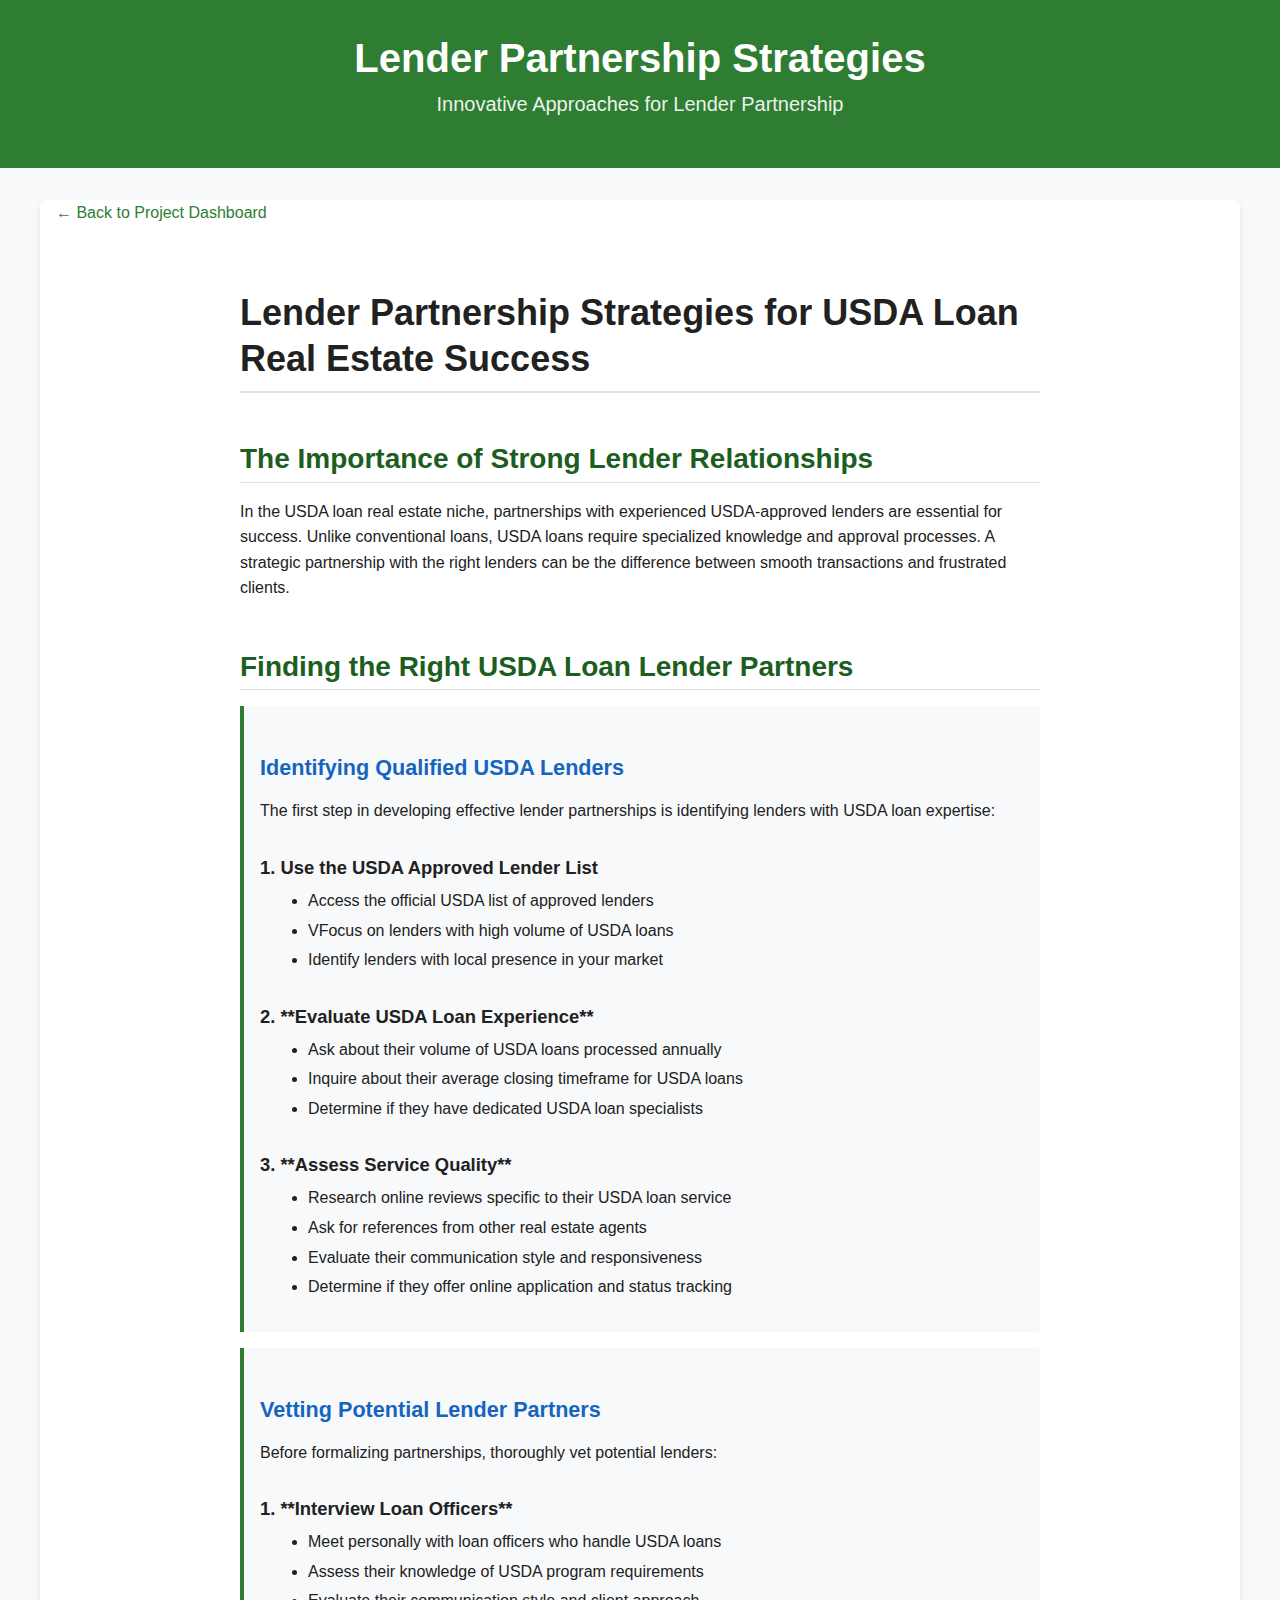
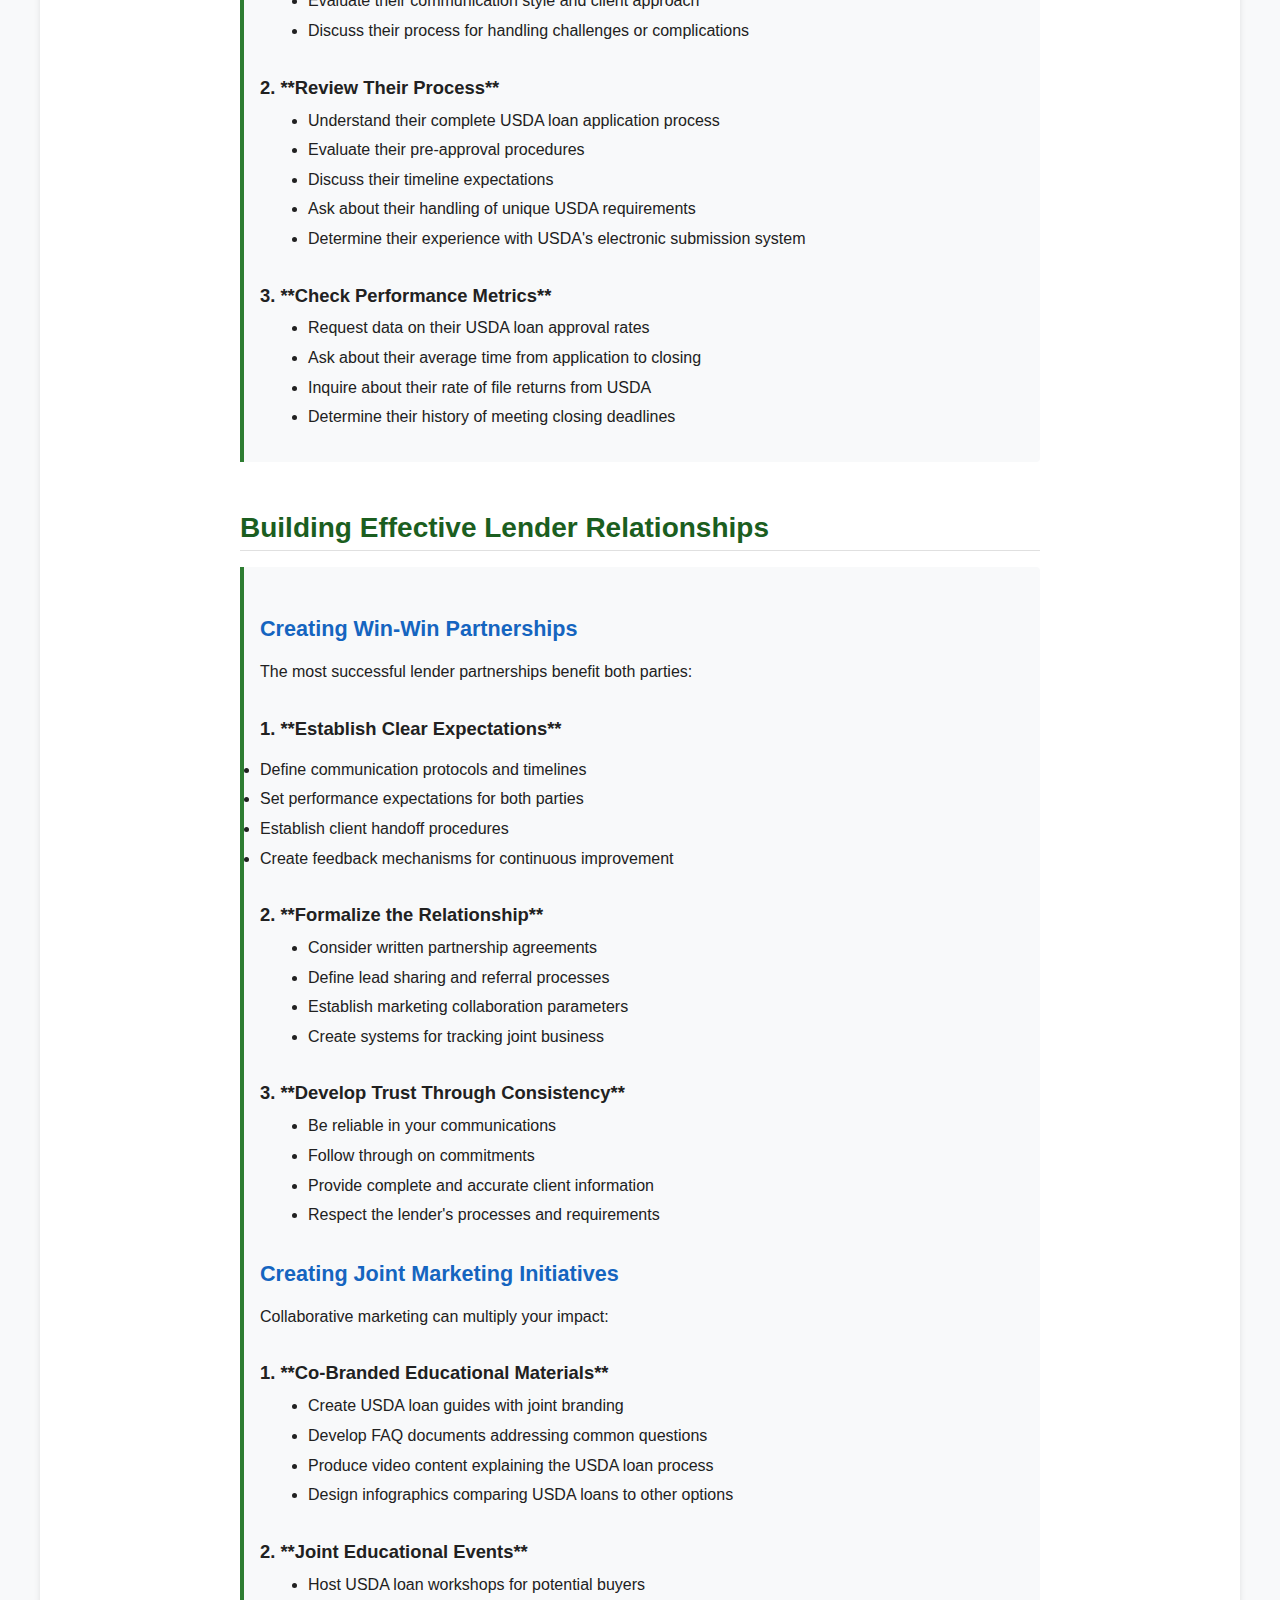
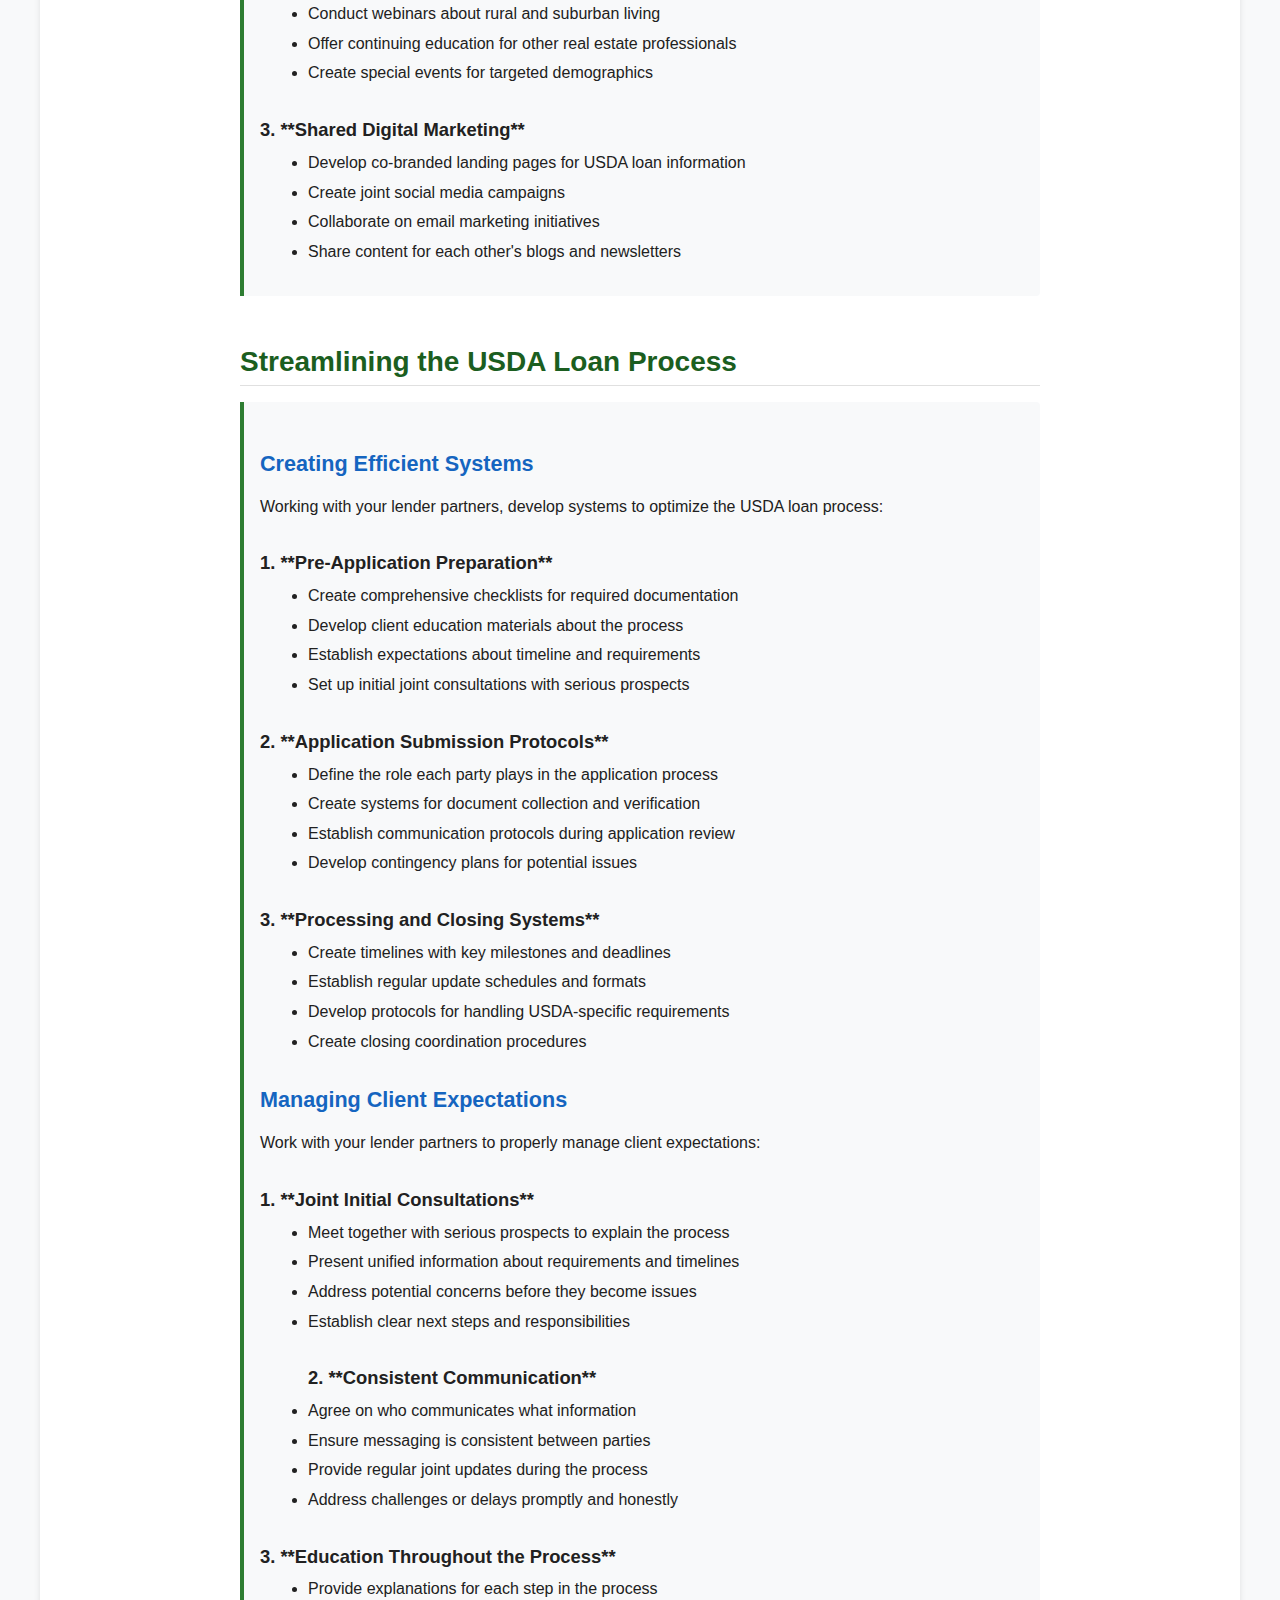
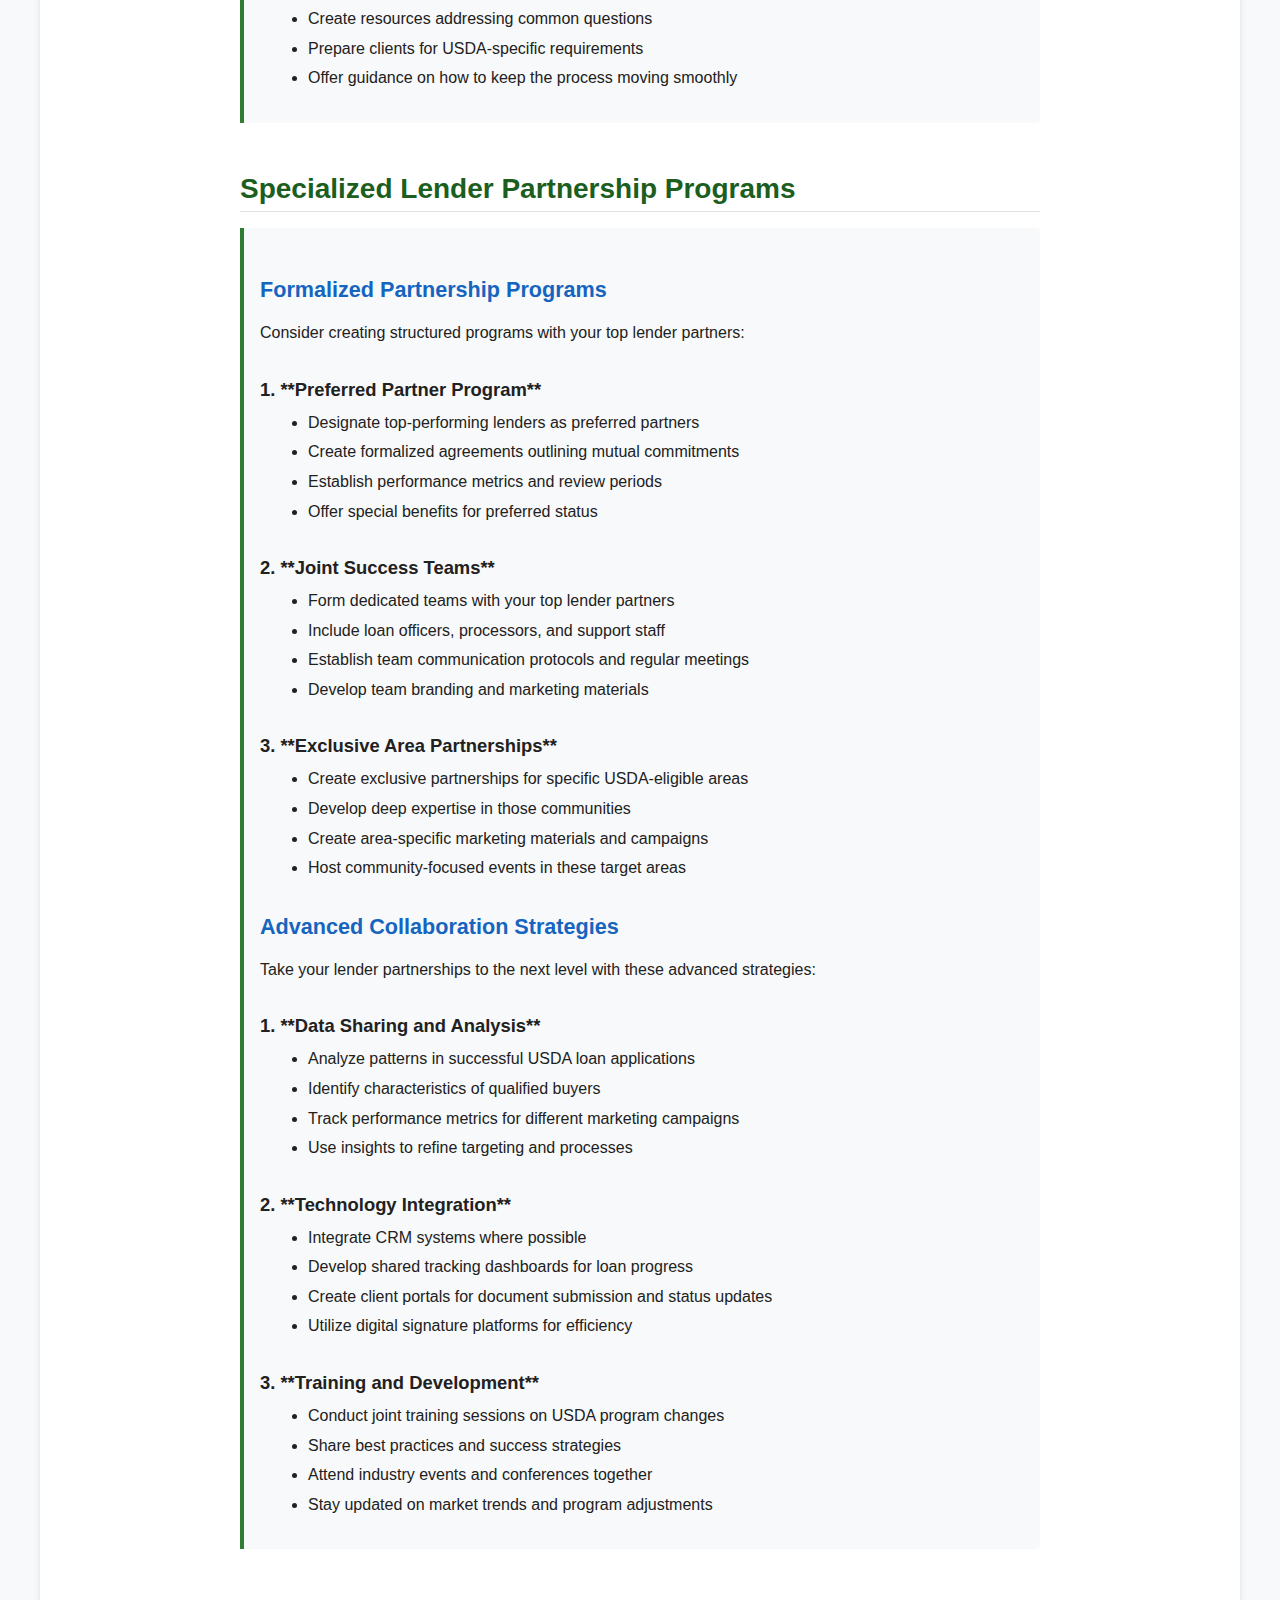
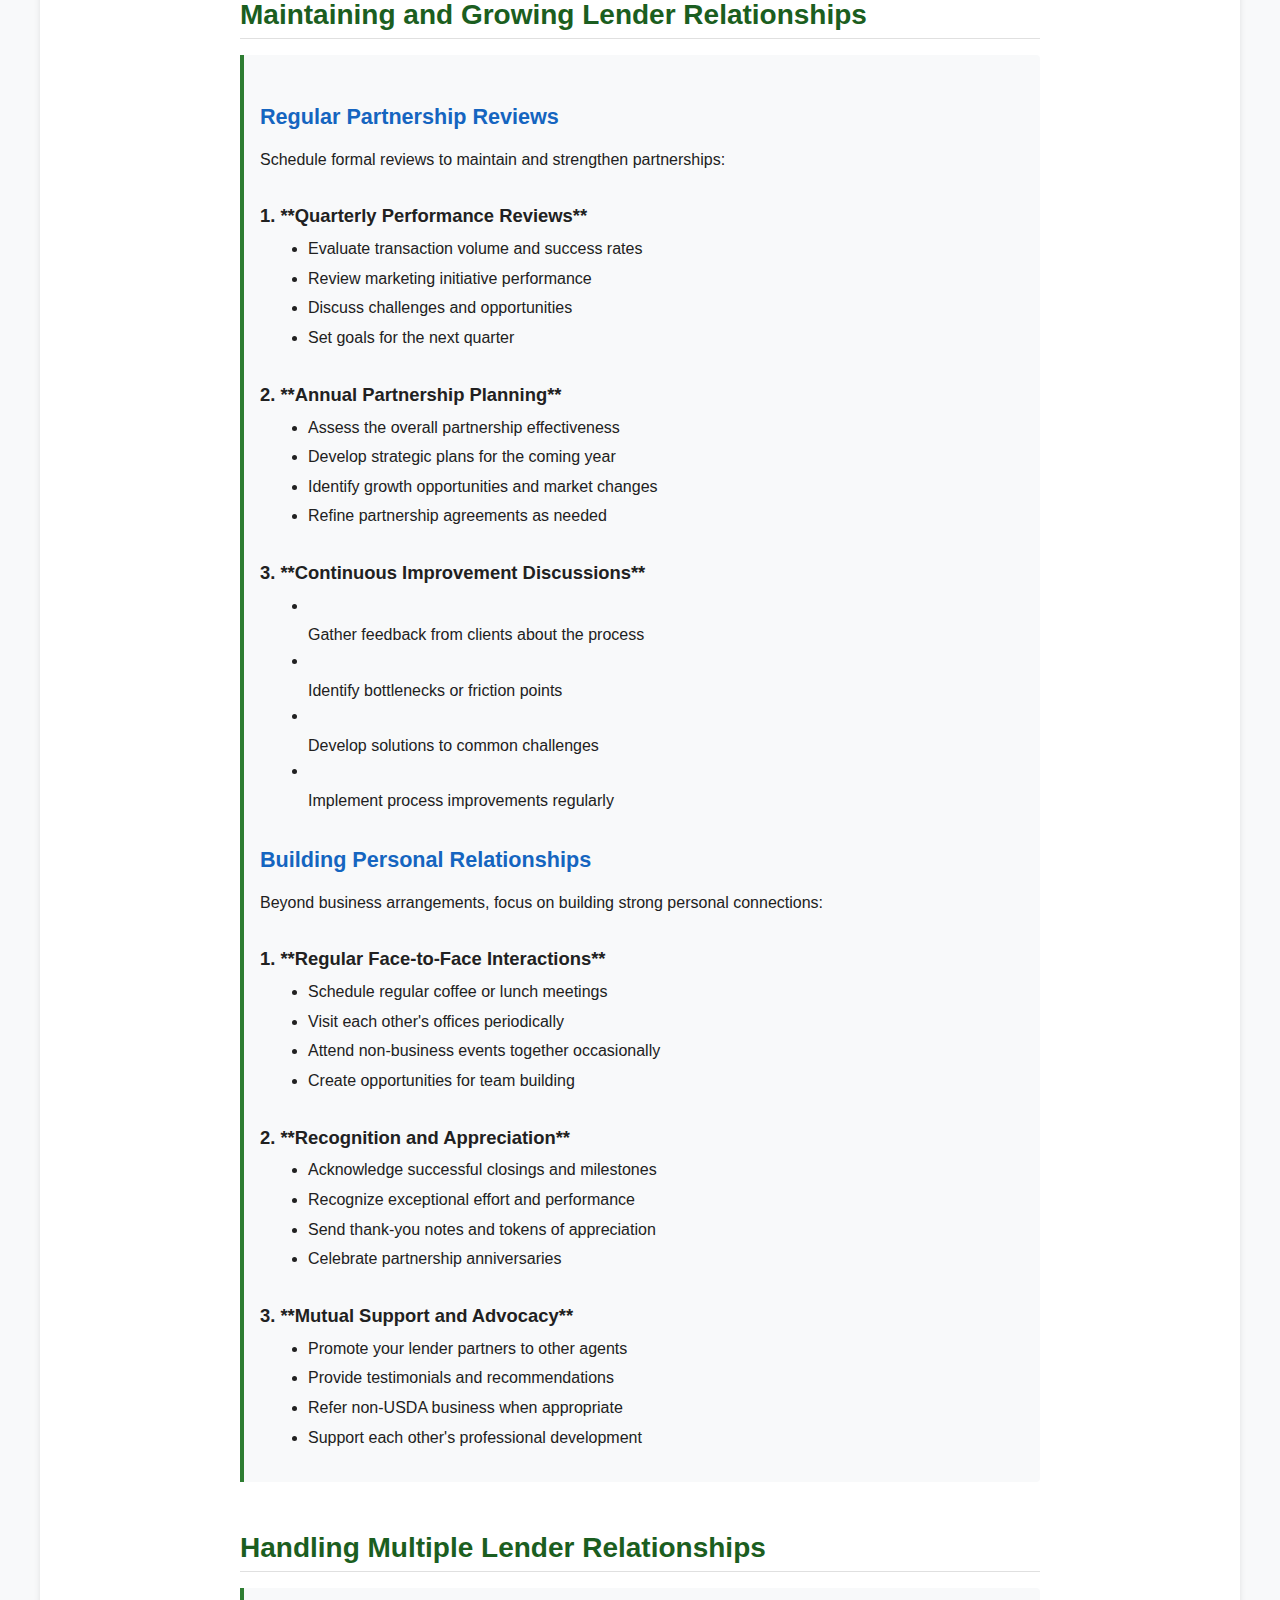
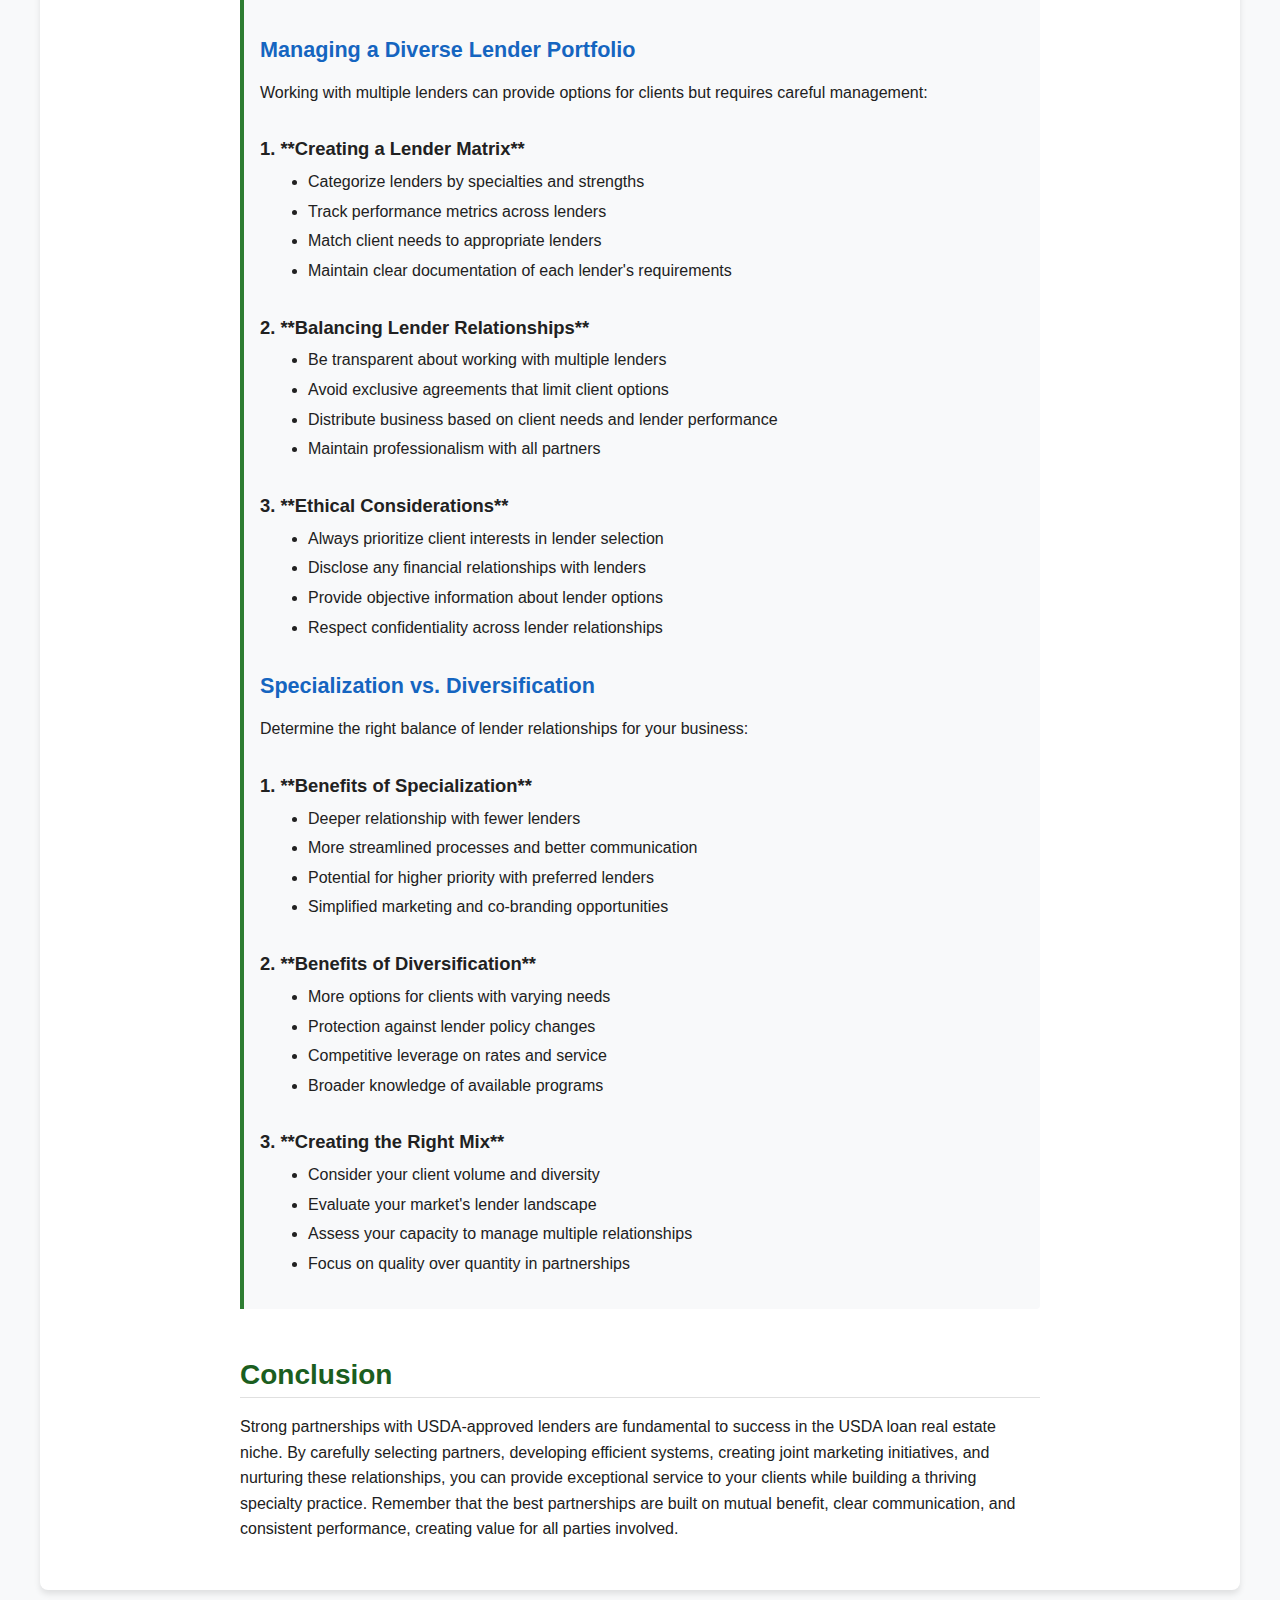
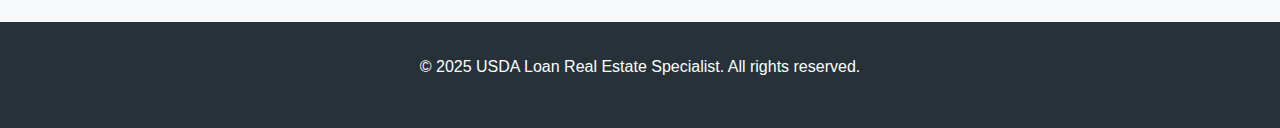
<file: usda-niche/lender-partnerships.html>
<!DOCTYPE html>
<html lang="en">
<head>
    <meta charset="UTF-8">
    <meta name="viewport" content="width=device-width, initial-scale=1.0">
    <title>Lender Partnership Strategies for USDA Loan Real Estate Success</title>
    <link rel="stylesheet" href="styles.css">
    <link rel="stylesheet" href="mobile.css">
</head>
<body>
    <header>
        <div class="container">
            <h1>Lender Partnership Strategies </h1>
            <p class="subtitle">Innovative Approaches for Lender Partnership</p>
        </div>
    </header>
    
    <div class="container main-content" style="flex-direction: column;">
        <nav class="document-nav">
            <a href="index.html">&larr; Back to Project Dashboard</a>
        </nav>
        
        <main class="content" style="display: block; padding-top: var(--spacing-md);">
            <div class="document-content">
                <h1>Lender Partnership Strategies for USDA Loan Real Estate Success</h1>
                
                <h2>The Importance of Strong Lender Relationships</h2>
                <p>In the USDA loan real estate niche, partnerships with experienced USDA-approved lenders are essential for success. Unlike conventional loans, USDA loans require specialized knowledge and approval processes. A strategic partnership with the right lenders can be the difference between smooth transactions and frustrated clients.</p>
                
                <h2>Finding the Right USDA Loan Lender Partners</h2>
                <div class="highlight-box">
                    <h3>Identifying Qualified USDA Lenders</h3>
                    
                    <p>The first step in developing effective lender partnerships is identifying lenders with USDA loan expertise:</p>
                    <h4>1. Use the USDA Approved Lender List</h4>

                    <ul>
                        <li>Access the official USDA list of approved lenders</li>
                        <li>VFocus on lenders with high volume of USDA loans</li>
                        <li>Identify lenders with local presence in your market</li>
                    </ul>

                    <h4>2. **Evaluate USDA Loan Experience**</h4>
                    <ul>
                        <li>Ask about their volume of USDA loans processed annually</li>
                        <li>Inquire about their average closing timeframe for USDA loans</li>
                        <li>Determine if they have dedicated USDA loan specialists</li>
                    </ul>

                    <h4>3. **Assess Service Quality**</h4>
                    <ul>
                        <li>Research online reviews specific to their USDA loan service</li>
                        <li>Ask for references from other real estate agents</li>
                        <li>Evaluate their communication style and responsiveness</li>
                        <li>Determine if they offer online application and status tracking</li>
                    </ul>

                </div>
                
                <div class="highlight-box">
                    <h3>Vetting Potential Lender Partners</h3>
                    
                    <p>Before formalizing partnerships, thoroughly vet potential lenders:</p>
                    
                    <h4>1. **Interview Loan Officers**</h4>
                    <ul>
                        <li>Meet personally with loan officers who handle USDA loans</li>
                        <li>Assess their knowledge of USDA program requirements</li>
                        <li>Evaluate their communication style and client approach</li>
                        <li>Discuss their process for handling challenges or complications</li>
                    </ul>

                    <h4>2. **Review Their Process**</h4>
                    <ul>
                        <li>Understand their complete USDA loan application process</li>
                        <li>Evaluate their pre-approval procedures</li>
                        <li>Discuss their timeline expectations</li>
                        <li>Ask about their handling of unique USDA requirements</li>
                        <li>Determine their experience with USDA's electronic submission system</li>
                    </ul>

                    <h4>3. **Check Performance Metrics**</h4>
                    <ul>
                        <li>Request data on their USDA loan approval rates</li>
                        <li>Ask about their average time from application to closing</li>
                        <li>Inquire about their rate of file returns from USDA</li>
                        <li>Determine their history of meeting closing deadlines</li>
                    </ul>
                        
                </div>

                <h2>Building Effective Lender Relationships</h2>
                
                <div class="highlight-box">
                    <h3>Creating Win-Win Partnerships</h3>
                    
                    <p>The most successful lender partnerships benefit both parties:</p>
                    
                    <h4>1. **Establish Clear Expectations**</h4>
                    <ul></ul>
                    <li>Define communication protocols and timelines</li>
                    <li>Set performance expectations for both parties</li>
                    <li>Establish client handoff procedures</li>
                    <li>Create feedback mechanisms for continuous improvement</li>
                    </ul>

                    <h4>2. **Formalize the Relationship**</h4>
                    <ul>
                    <li>Consider written partnership agreements</li>
                    <li>Define lead sharing and referral processes</li>
                    <li>Establish marketing collaboration parameters</li>
                    <li>Create systems for tracking joint business</li>
                    </ul>

                    <h4>3. **Develop Trust Through Consistency**</h4>
                    <ul>
                    <li>Be reliable in your communications</li>
                    <li>Follow through on commitments</li>
                    <li>Provide complete and accurate client information</li>
                    <li>Respect the lender's processes and requirements</li>
                    </ul>

                    <h3>Creating Joint Marketing Initiatives</h3>
                    <p>Collaborative marketing can multiply your impact:</p>

                    <h4>1. **Co-Branded Educational Materials**</h4>
                    <ul>
                        <li>Create USDA loan guides with joint branding</li>
                        <li>Develop FAQ documents addressing common questions</li>
                        <li>Produce video content explaining the USDA loan process</li>
                        <li>Design infographics comparing USDA loans to other options</li>
                    </ul>

                    <h4>2. **Joint Educational Events**</h4>
                    <ul>
                        <li>Host USDA loan workshops for potential buyers</li>
                        <li>Conduct webinars about rural and suburban living</li>
                        <li>Offer continuing education for other real estate professionals</li>
                        <li>Create special events for targeted demographics</li>
                    </ul>

                    <h4>3. **Shared Digital Marketing**</h4>
                    <ul>
                        <li>Develop co-branded landing pages for USDA loan information</li>
                        <li>Create joint social media campaigns</li>
                        <li>Collaborate on email marketing initiatives</li>
                        <li>Share content for each other's blogs and newsletters</li>
                    </ul>
                </div>
                
                <h2>Streamlining the USDA Loan Process</h2>
                
                <div class="highlight-box">
                    <h3>Creating Efficient Systems</h3>
                    
                    <p>Working with your lender partners, develop systems to optimize the USDA loan process:</p>
                    
                    
                    <h4>1. **Pre-Application Preparation**</h4>
                    <ul>
                        <li>Create comprehensive checklists for required documentation</li>
                        <li>Develop client education materials about the process</li>
                        <li>Establish expectations about timeline and requirements</li>
                        <li>Set up initial joint consultations with serious prospects</li>
                    </ul>

                    <h4>2. **Application Submission Protocols**</h4>
                    <ul>
                        <li>Define the role each party plays in the application process</li>
                        <li>Create systems for document collection and verification</li>
                        <li>Establish communication protocols during application review</li>
                        <li>Develop contingency plans for potential issues</li>
                    </ul>

                    <h4>3. **Processing and Closing Systems**</h4>
                    <ul>
                        <li>Create timelines with key milestones and deadlines</li>
                        <li>Establish regular update schedules and formats</li>
                        <li>Develop protocols for handling USDA-specific requirements</li>
                        <li>Create closing coordination procedures</li>
                    </ul>

                    <h3>Managing Client Expectations</h3>

                    <p>Work with your lender partners to properly manage client expectations:</p>

                    <h4>1. **Joint Initial Consultations**</h4>
                    <ul>
                        <li>Meet together with serious prospects to explain the process</li>
                        <li>Present unified information about requirements and timelines</li>
                        <li>Address potential concerns before they become issues</li>
                        <li>Establish clear next steps and responsibilities</li>
                    </ul>
                    <ul>
                    <h4>2. **Consistent Communication**</h4>
                        <li>Agree on who communicates what information</li>
                        <li>Ensure messaging is consistent between parties</li>
                        <li>Provide regular joint updates during the process</li>
                        <li>Address challenges or delays promptly and honestly</li>
                    </ul>

                    <h4>3. **Education Throughout the Process**</h4>
                    <ul>
                        <li>Provide explanations for each step in the process</li>
                        <li>Create resources addressing common questions</li>
                        <li>Prepare clients for USDA-specific requirements</li>
                        <li>Offer guidance on how to keep the process moving smoothly</li>
                    </ul>
                    
                </div>

                <h2>Specialized Lender Partnership Programs</h2>
                
                <div class="highlight-box">
                    <h3>Formalized Partnership Programs</h3>
                    
                    <p>Consider creating structured programs with your top lender partners:</p>
                    
                    <h4>1. **Preferred Partner Program**</h4>
                    <ul>
                        <li>Designate top-performing lenders as preferred partners</li>
                        <li>Create formalized agreements outlining mutual commitments</li>
                        <li>Establish performance metrics and review periods</li>
                        <li>Offer special benefits for preferred status</li>
                    </ul>

                    <h4>2. **Joint Success Teams**</h4>
                    <ul>
                        <li>Form dedicated teams with your top lender partners</li>
                        <li>Include loan officers, processors, and support staff</li>
                        <li>Establish team communication protocols and regular meetings</li>
                        <li>Develop team branding and marketing materials</li>
                    </ul>

                    <h4>3. **Exclusive Area Partnerships**</h4>
                    <ul>
                        <li>Create exclusive partnerships for specific USDA-eligible areas</li>
                        <li>Develop deep expertise in those communities</li>
                        <li>Create area-specific marketing materials and campaigns</li>
                        <li>Host community-focused events in these target areas</li>
                    </ul>

                    <h3>Advanced Collaboration Strategies</h3>

                    <p>Take your lender partnerships to the next level with these advanced strategies:</p>

                    <h4>1. **Data Sharing and Analysis**</h4>
                    <ul>
                        <li>Analyze patterns in successful USDA loan applications</li>
                        <li>Identify characteristics of qualified buyers</li>
                        <li>Track performance metrics for different marketing campaigns</li>
                        <li>Use insights to refine targeting and processes</li>
                    </ul>

                    <h4>2. **Technology Integration**</h4>
                    <ul>
                        <li>Integrate CRM systems where possible</li>
                        <li>Develop shared tracking dashboards for loan progress</li>
                        <li>Create client portals for document submission and status updates</li>
                        <li>Utilize digital signature platforms for efficiency</li>
                    </ul>

                    <h4>3. **Training and Development**</h4>
                    <ul>
                        <li>Conduct joint training sessions on USDA program changes</li>
                        <li>Share best practices and success strategies</li>
                        <li>Attend industry events and conferences together</li>
                        <li>Stay updated on market trends and program adjustments</li>
                    </ul>

                </div>
                
                <h2>Maintaining and Growing Lender Relationships</h2>
                <div class="highlight-box">
                    <h3>Regular Partnership Reviews</h3>
                    
                    <p>Schedule formal reviews to maintain and strengthen partnerships:</p>
                    
                    <h4>1. **Quarterly Performance Reviews**</h4>
                    <ul>
                        <li>Evaluate transaction volume and success rates</li>
                        <li>Review marketing initiative performance</li>
                        <li>Discuss challenges and opportunities</li>
                        <li>Set goals for the next quarter</li>
                    </ul>

                    <h4>2. **Annual Partnership Planning**</h4>
                    <ul>
                        <li>Assess the overall partnership effectiveness</li>
                        <li>Develop strategic plans for the coming year</li>
                        <li>Identify growth opportunities and market changes</li>
                        <li>Refine partnership agreements as needed</li>
                    </ul>

                    <h4>3. **Continuous Improvement Discussions**</h4>
                    <ul>
                        <li></li>Gather feedback from clients about the process</li>
                        <li></li>Identify bottlenecks or friction points</li>
                        <li></li>Develop solutions to common challenges</li>
                        <li></li>Implement process improvements regularly</li>
                    </ul>

                    <h3>Building Personal Relationships</h3>

                    <p>Beyond business arrangements, focus on building strong personal connections:</p>

                    <h4>1. **Regular Face-to-Face Interactions**</h4>
                    <ul>
                        <li>Schedule regular coffee or lunch meetings</li>
                        <li>Visit each other's offices periodically</li>
                        <li>Attend non-business events together occasionally</li>
                        <li>Create opportunities for team building</li>
                    </ul>

                    <h4>2. **Recognition and Appreciation**</h4>
                    <ul>
                        <li>Acknowledge successful closings and milestones</li>
                        <li>Recognize exceptional effort and performance</li>
                        <li>Send thank-you notes and tokens of appreciation</li>
                        <li>Celebrate partnership anniversaries</li>
                    </ul>

                    <h4>3. **Mutual Support and Advocacy**</h4>
                    <ul>
                        <li>Promote your lender partners to other agents</li>
                        <li>Provide testimonials and recommendations</li>
                        <li>Refer non-USDA business when appropriate</li>
                        <li>Support each other's professional development</li>
                    </ul>
                </div>
                
                <h2>Handling Multiple Lender Relationships</h2>
                
                <div class="highlight-box">
                    <h3>Managing a Diverse Lender Portfolio</h3>
                    
                    <p>Working with multiple lenders can provide options for clients but requires careful management:</p>
                    
                    <h4>1. **Creating a Lender Matrix**</h4>
                    <ul>
                        <li>Categorize lenders by specialties and strengths</li>
                        <li>Track performance metrics across lenders</li>
                        <li>Match client needs to appropriate lenders</li>
                        <li>Maintain clear documentation of each lender's requirements</li>
                    </ul>

                    <h4>2. **Balancing Lender Relationships**</h4>
                    <ul>
                        <li>Be transparent about working with multiple lenders</li>
                        <li>Avoid exclusive agreements that limit client options</li>
                        <li>Distribute business based on client needs and lender performance</li>
                        <li>Maintain professionalism with all partners</li>
                    </ul>

                    <h4>3. **Ethical Considerations**</h4>
                    <ul>
                        <li>Always prioritize client interests in lender selection</li>
                        <li>Disclose any financial relationships with lenders</li>
                        <li>Provide objective information about lender options</li>
                        <li>Respect confidentiality across lender relationships</li>
                    </ul>

                    <h3>Specialization vs. Diversification</h3>

                    <p>Determine the right balance of lender relationships for your business:</p>

                    <h4>1. **Benefits of Specialization**</h4>
                    <ul>
                        <li>Deeper relationship with fewer lenders</li>
                        <li>More streamlined processes and better communication</li>
                        <li>Potential for higher priority with preferred lenders</li>
                        <li>Simplified marketing and co-branding opportunities</li>
                    </ul>

                    <h4>2. **Benefits of Diversification**</h4>
                    <ul>
                        <li>More options for clients with varying needs</li>
                        <li>Protection against lender policy changes</li>
                        <li>Competitive leverage on rates and service</li>
                        <li>Broader knowledge of available programs</li>
                    </ul>

                    <h4>3. **Creating the Right Mix**</h4>
                    <ul>
                        <li>Consider your client volume and diversity</li>
                        <li>Evaluate your market's lender landscape</li>
                        <li>Assess your capacity to manage multiple relationships</li>
                        <li>Focus on quality over quantity in partnerships</li>
                    </ul>
                </div>
                
                
                <h2>Conclusion</h2>
                
                <p>
                    Strong partnerships with USDA-approved lenders are fundamental to success in the USDA loan real estate niche. By carefully selecting partners, developing efficient systems, creating joint marketing initiatives, and nurturing these relationships, you can provide exceptional service to your clients while building a thriving specialty practice. Remember that the best partnerships are built on mutual benefit, clear communication, and consistent performance, creating value for all parties involved.

                </p>
            </div>
        </main>
    </div>
    
    <footer>
        <div class="container">
            <p>&copy; 2025 USDA Loan Real Estate Specialist. All rights reserved.</p>
        </div>
    </footer>
</body>
</html>
</file>
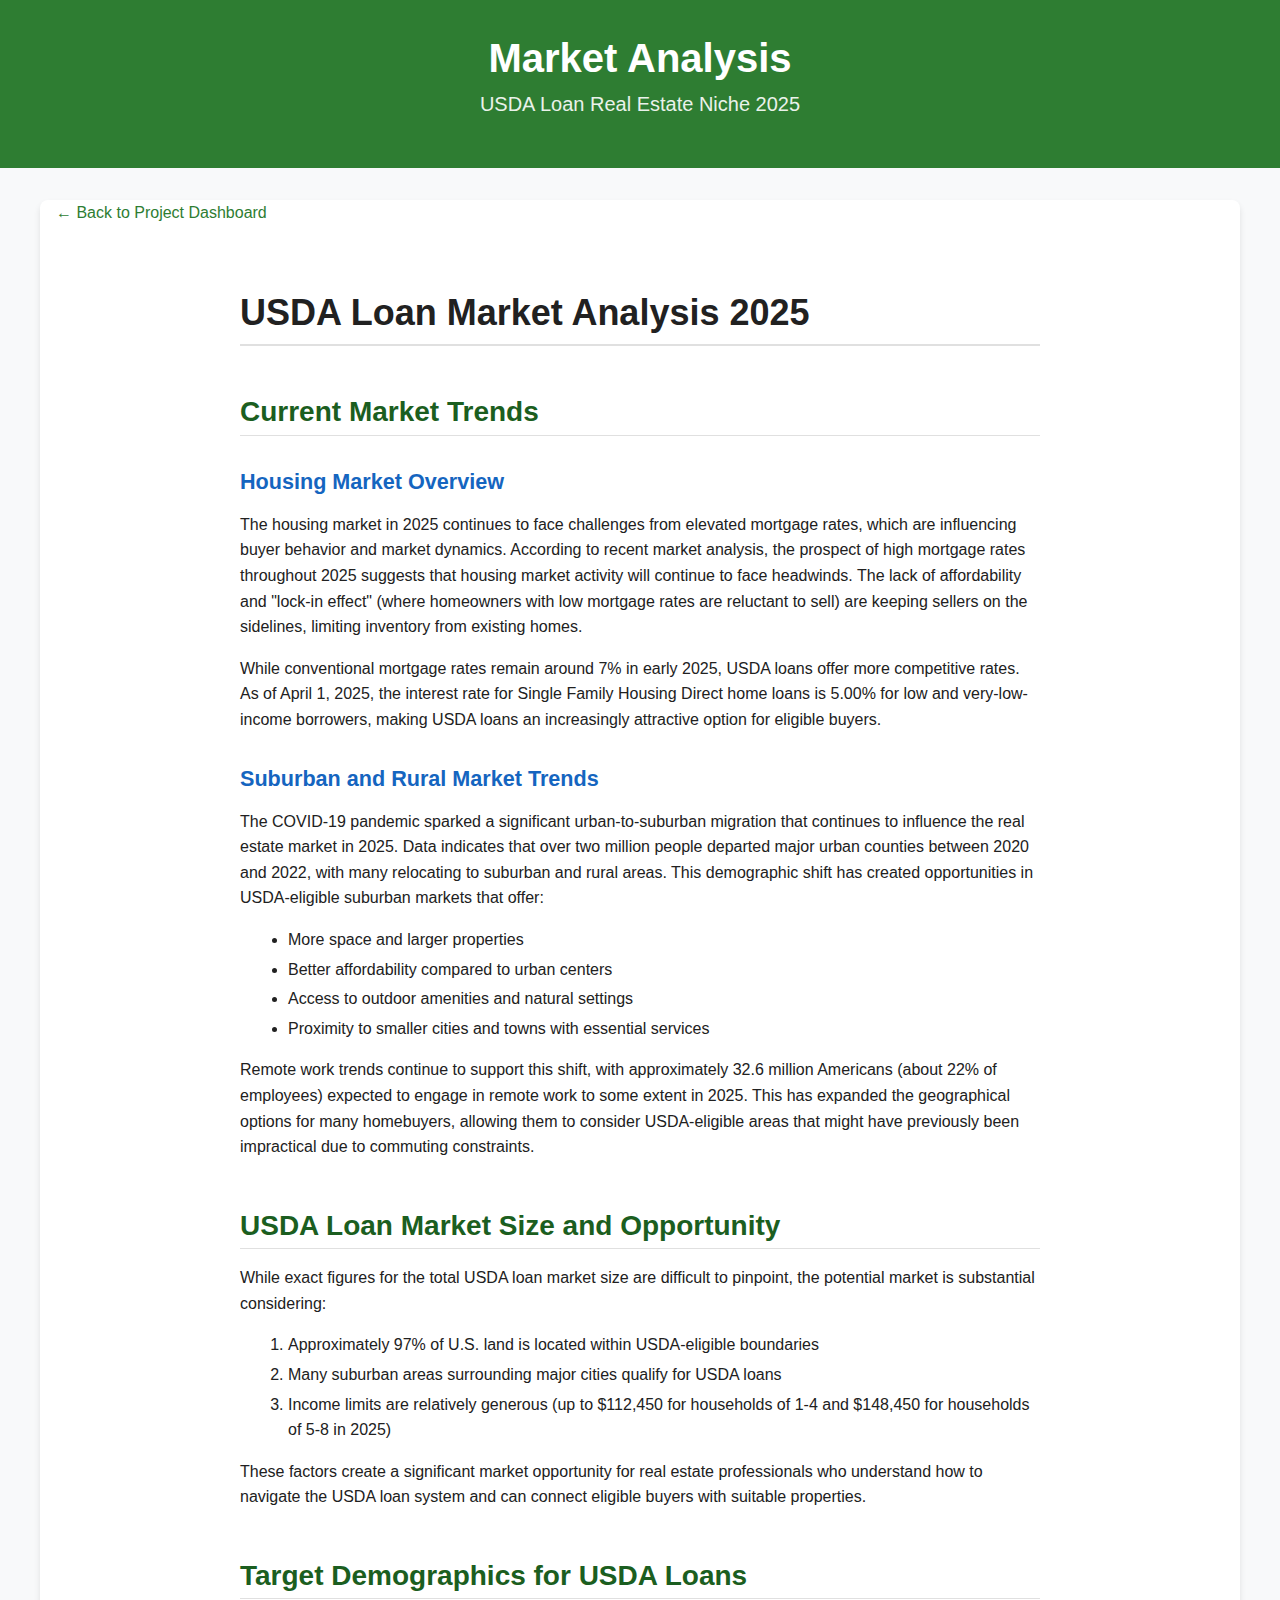
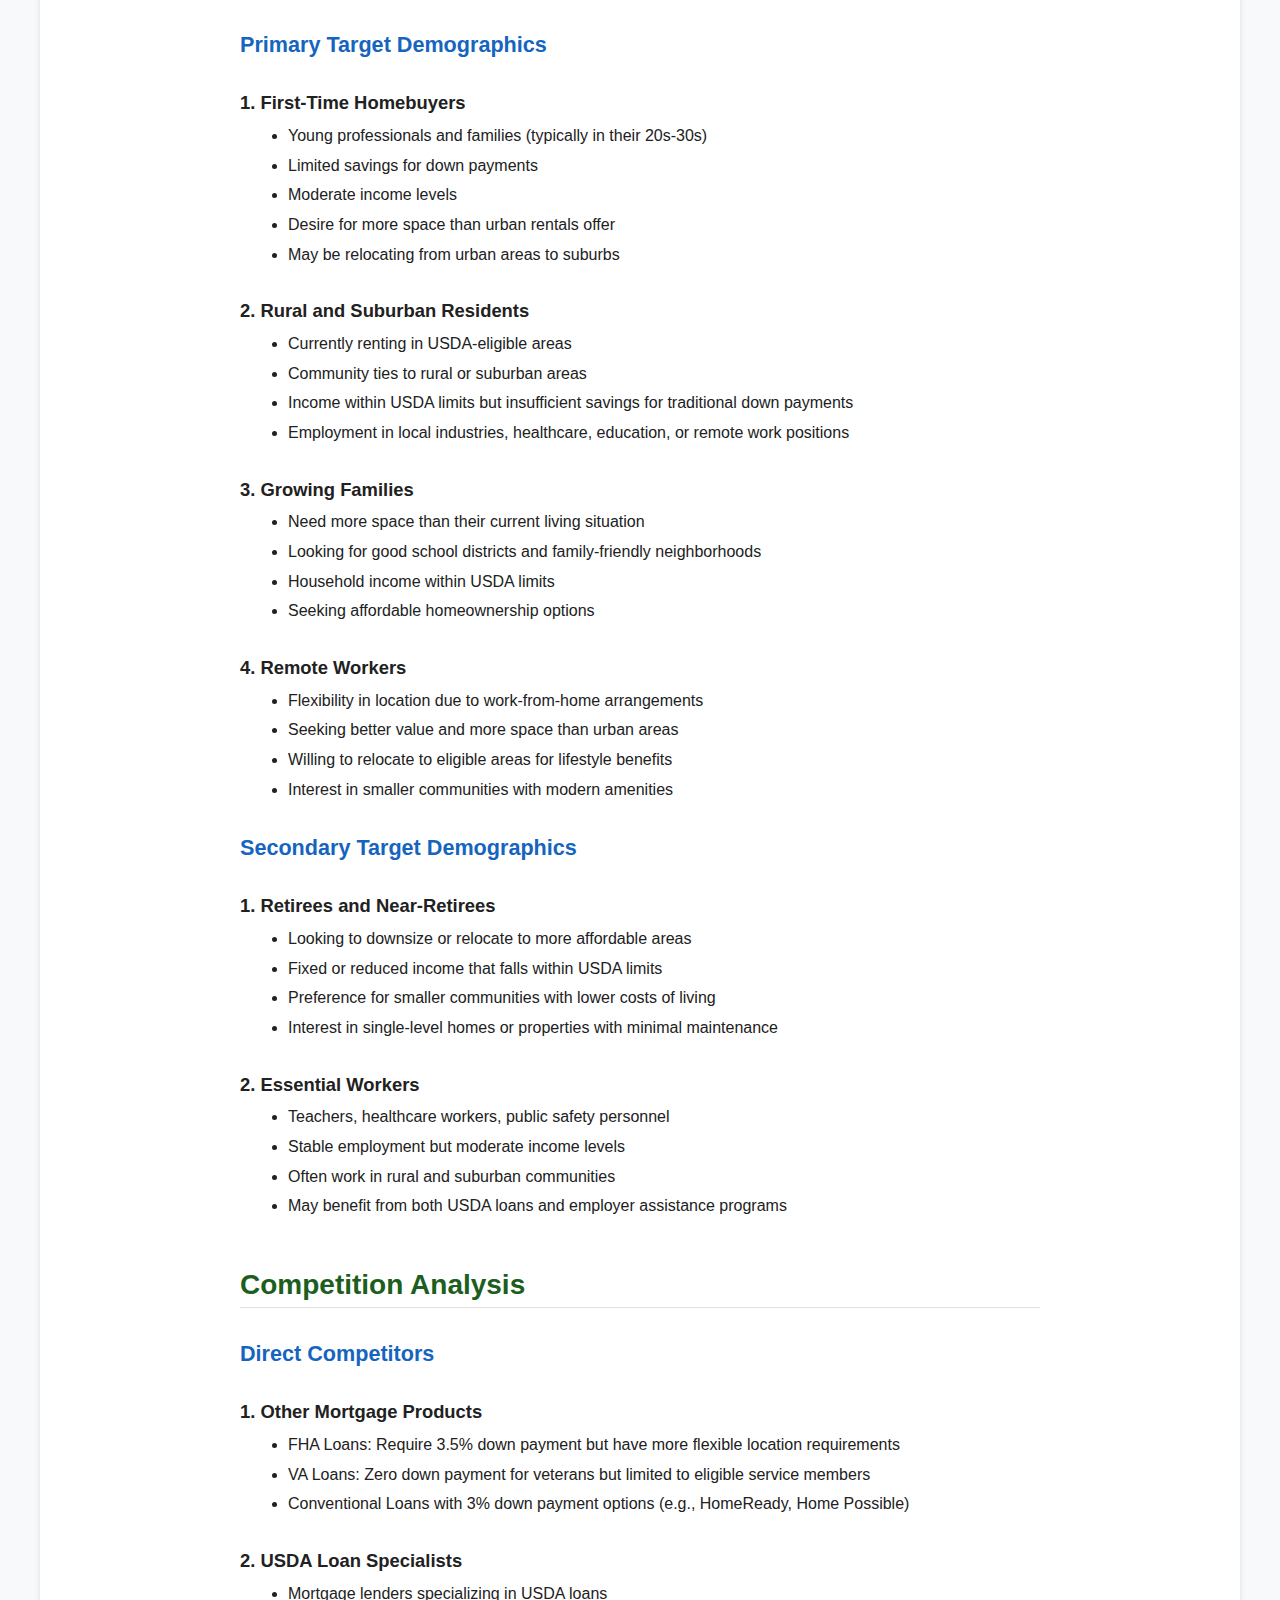
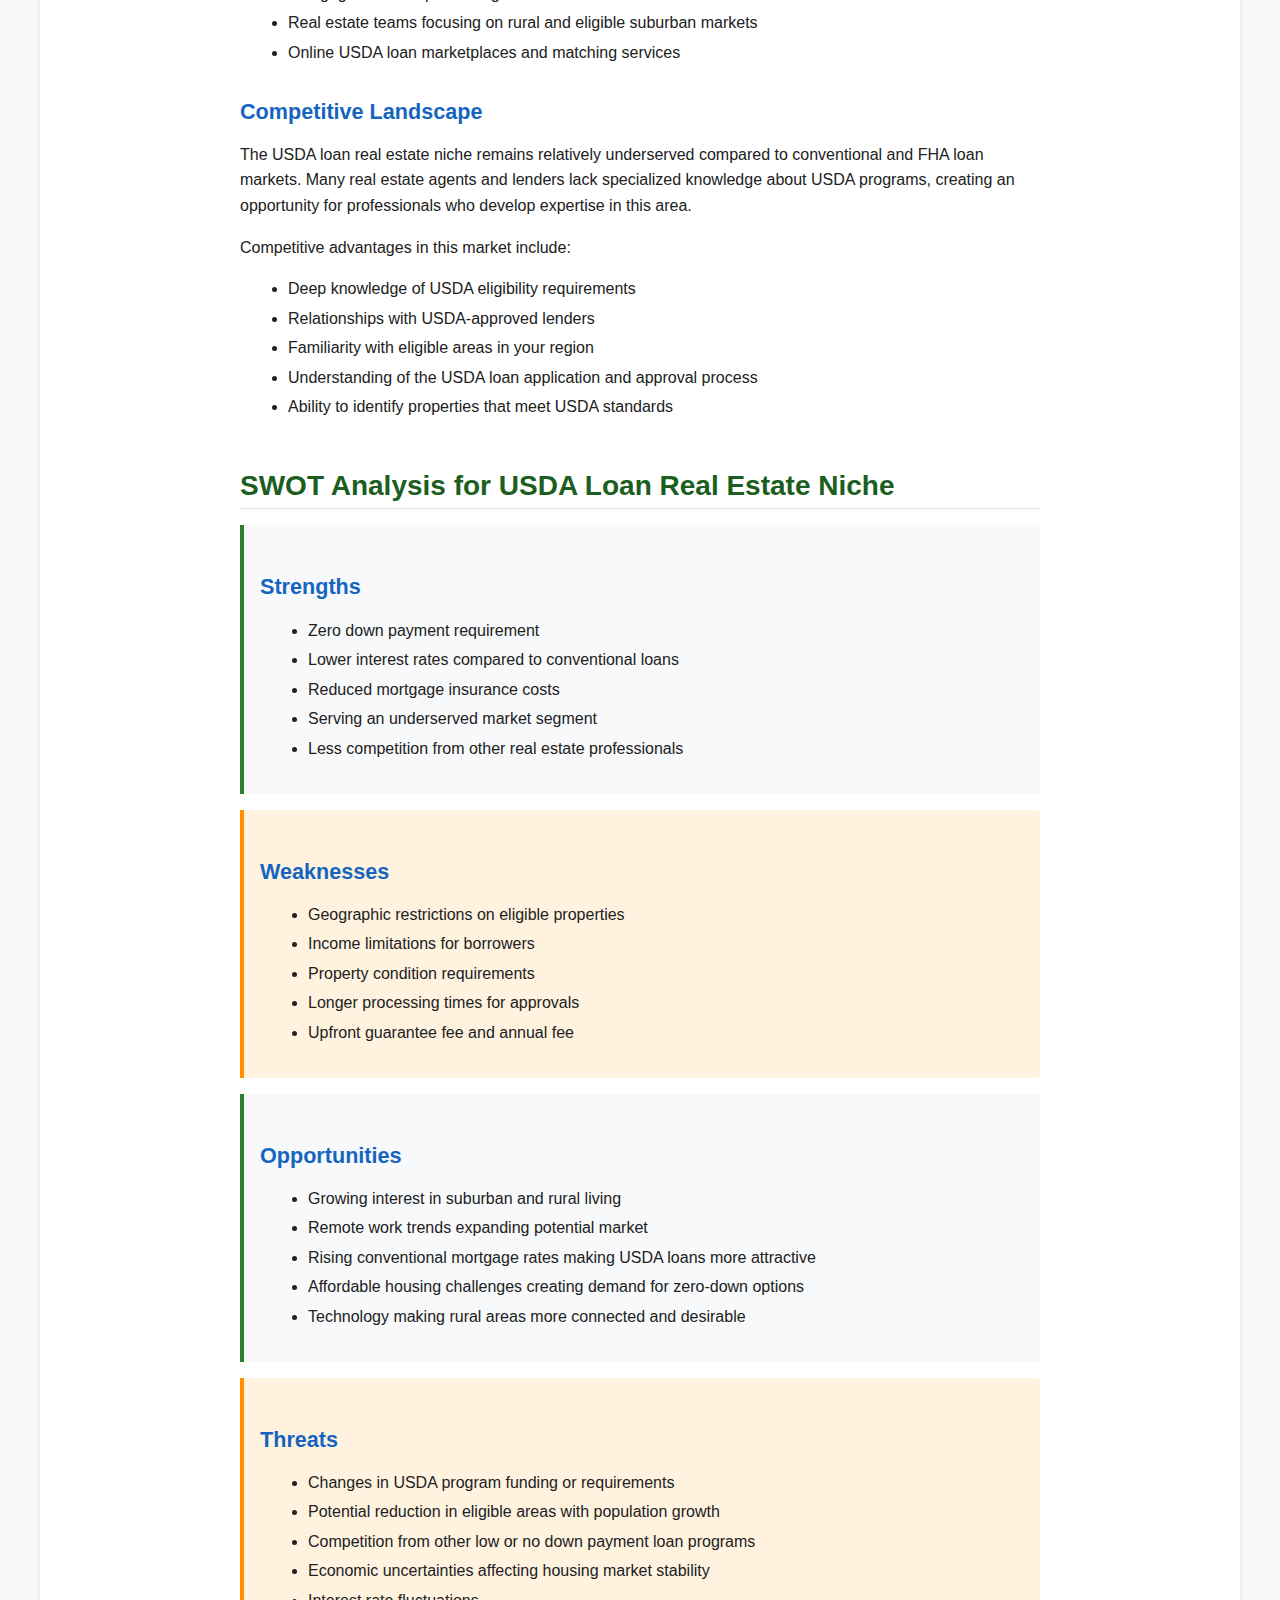
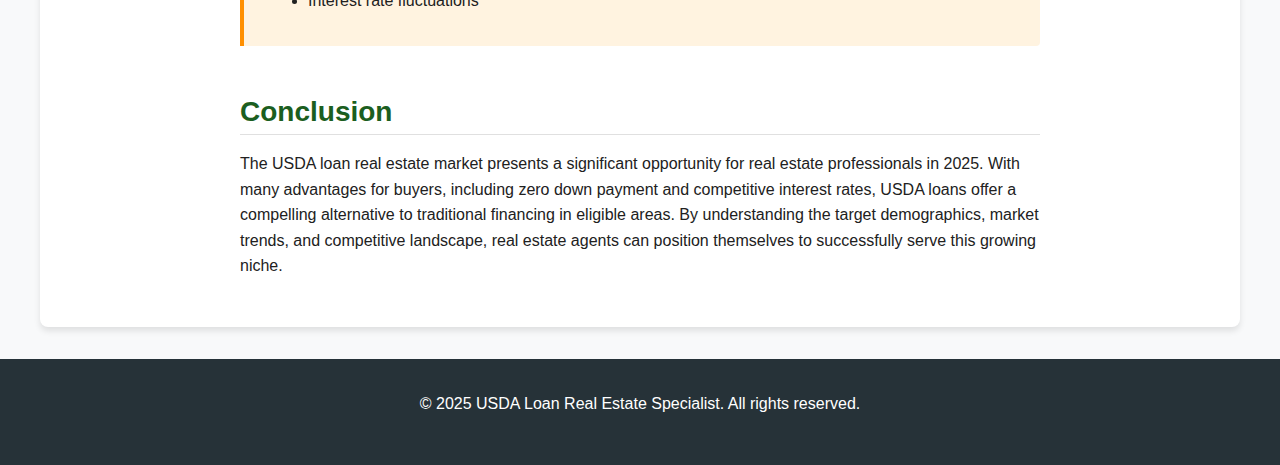
<file: usda-niche/market-analysis.html>
<!DOCTYPE html>
<html lang="en">
<head>
    <meta charset="UTF-8">
    <meta name="viewport" content="width=device-width, initial-scale=1.0">
    <title>Market Analysis - USDA Loan Real Estate Niche</title>
    <link rel="stylesheet" href="styles.css">
    <link rel="stylesheet" href="mobile.css">
</head>
<body>
    <header>
        <div class="container">
            <h1>Market Analysis</h1>
            <p class="subtitle">USDA Loan Real Estate Niche 2025</p>
        </div>
    </header>
    
    <div class="container main-content" style="flex-direction: column;">
        <nav class="document-nav">
            <a href="index.html">&larr; Back to Project Dashboard</a>
        </nav>
        
        <main class="content" style="display: block; padding-top: var(--spacing-md);">
            <div class="document-content">
                <h1>USDA Loan Market Analysis 2025</h1>
                
                <h2>Current Market Trends</h2>
                
                <h3>Housing Market Overview</h3>
                <p>The housing market in 2025 continues to face challenges from elevated mortgage rates, which are influencing buyer behavior and market dynamics. According to recent market analysis, the prospect of high mortgage rates throughout 2025 suggests that housing market activity will continue to face headwinds. The lack of affordability and "lock-in effect" (where homeowners with low mortgage rates are reluctant to sell) are keeping sellers on the sidelines, limiting inventory from existing homes.</p>
                
                <p>While conventional mortgage rates remain around 7% in early 2025, USDA loans offer more competitive rates. As of April 1, 2025, the interest rate for Single Family Housing Direct home loans is 5.00% for low and very-low-income borrowers, making USDA loans an increasingly attractive option for eligible buyers.</p>
                
                <h3>Suburban and Rural Market Trends</h3>
                <p>The COVID-19 pandemic sparked a significant urban-to-suburban migration that continues to influence the real estate market in 2025. Data indicates that over two million people departed major urban counties between 2020 and 2022, with many relocating to suburban and rural areas. This demographic shift has created opportunities in USDA-eligible suburban markets that offer:</p>
                
                <ul>
                    <li>More space and larger properties</li>
                    <li>Better affordability compared to urban centers</li>
                    <li>Access to outdoor amenities and natural settings</li>
                    <li>Proximity to smaller cities and towns with essential services</li>
                </ul>
                
                <p>Remote work trends continue to support this shift, with approximately 32.6 million Americans (about 22% of employees) expected to engage in remote work to some extent in 2025. This has expanded the geographical options for many homebuyers, allowing them to consider USDA-eligible areas that might have previously been impractical due to commuting constraints.</p>
                
                <h2>USDA Loan Market Size and Opportunity</h2>
                
                <p>While exact figures for the total USDA loan market size are difficult to pinpoint, the potential market is substantial considering:</p>
                
                <ol>
                    <li>Approximately 97% of U.S. land is located within USDA-eligible boundaries</li>
                    <li>Many suburban areas surrounding major cities qualify for USDA loans</li>
                    <li>Income limits are relatively generous (up to $112,450 for households of 1-4 and $148,450 for households of 5-8 in 2025)</li>
                </ol>
                
                <p>These factors create a significant market opportunity for real estate professionals who understand how to navigate the USDA loan system and can connect eligible buyers with suitable properties.</p>
                
                <h2>Target Demographics for USDA Loans</h2>
                
                <h3>Primary Target Demographics</h3>
                
                <h4>1. First-Time Homebuyers</h4>
                <ul>
                    <li>Young professionals and families (typically in their 20s-30s)</li>
                    <li>Limited savings for down payments</li>
                    <li>Moderate income levels</li>
                    <li>Desire for more space than urban rentals offer</li>
                    <li>May be relocating from urban areas to suburbs</li>
                </ul>
                
                <h4>2. Rural and Suburban Residents</h4>
                <ul>
                    <li>Currently renting in USDA-eligible areas</li>
                    <li>Community ties to rural or suburban areas</li>
                    <li>Income within USDA limits but insufficient savings for traditional down payments</li>
                    <li>Employment in local industries, healthcare, education, or remote work positions</li>
                </ul>
                
                <h4>3. Growing Families</h4>
                <ul>
                    <li>Need more space than their current living situation</li>
                    <li>Looking for good school districts and family-friendly neighborhoods</li>
                    <li>Household income within USDA limits</li>
                    <li>Seeking affordable homeownership options</li>
                </ul>
                
                <h4>4. Remote Workers</h4>
                <ul>
                    <li>Flexibility in location due to work-from-home arrangements</li>
                    <li>Seeking better value and more space than urban areas</li>
                    <li>Willing to relocate to eligible areas for lifestyle benefits</li>
                    <li>Interest in smaller communities with modern amenities</li>
                </ul>
                
                <h3>Secondary Target Demographics</h3>
                
                <h4>1. Retirees and Near-Retirees</h4>
                <ul>
                    <li>Looking to downsize or relocate to more affordable areas</li>
                    <li>Fixed or reduced income that falls within USDA limits</li>
                    <li>Preference for smaller communities with lower costs of living</li>
                    <li>Interest in single-level homes or properties with minimal maintenance</li>
                </ul>
                
                <h4>2. Essential Workers</h4>
                <ul>
                    <li>Teachers, healthcare workers, public safety personnel</li>
                    <li>Stable employment but moderate income levels</li>
                    <li>Often work in rural and suburban communities</li>
                    <li>May benefit from both USDA loans and employer assistance programs</li>
                </ul>
                
                <h2>Competition Analysis</h2>
                
                <h3>Direct Competitors</h3>
                
                <h4>1. Other Mortgage Products</h4>
                <ul>
                    <li>FHA Loans: Require 3.5% down payment but have more flexible location requirements</li>
                    <li>VA Loans: Zero down payment for veterans but limited to eligible service members</li>
                    <li>Conventional Loans with 3% down payment options (e.g., HomeReady, Home Possible)</li>
                </ul>
                
                <h4>2. USDA Loan Specialists</h4>
                <ul>
                    <li>Mortgage lenders specializing in USDA loans</li>
                    <li>Real estate teams focusing on rural and eligible suburban markets</li>
                    <li>Online USDA loan marketplaces and matching services</li>
                </ul>
                
                <h3>Competitive Landscape</h3>
                
                <p>The USDA loan real estate niche remains relatively underserved compared to conventional and FHA loan markets. Many real estate agents and lenders lack specialized knowledge about USDA programs, creating an opportunity for professionals who develop expertise in this area.</p>
                
                <p>Competitive advantages in this market include:</p>
                
                <ul>
                    <li>Deep knowledge of USDA eligibility requirements</li>
                    <li>Relationships with USDA-approved lenders</li>
                    <li>Familiarity with eligible areas in your region</li>
                    <li>Understanding of the USDA loan application and approval process</li>
                    <li>Ability to identify properties that meet USDA standards</li>
                </ul>
                
                <h2>SWOT Analysis for USDA Loan Real Estate Niche</h2>
                
                <div class="highlight-box">
                <h3>Strengths</h3>
                <ul>
                    <li>Zero down payment requirement</li>
                    <li>Lower interest rates compared to conventional loans</li>
                    <li>Reduced mortgage insurance costs</li>
                    <li>Serving an underserved market segment</li>
                    <li>Less competition from other real estate professionals</li>
                </ul>
                </div>
                
                <div class="warning-box">
                <h3>Weaknesses</h3>
                <ul>
                    <li>Geographic restrictions on eligible properties</li>
                    <li>Income limitations for borrowers</li>
                    <li>Property condition requirements</li>
                    <li>Longer processing times for approvals</li>
                    <li>Upfront guarantee fee and annual fee</li>
                </ul>
                </div>
                
                <div class="highlight-box">
                <h3>Opportunities</h3>
                <ul>
                    <li>Growing interest in suburban and rural living</li>
                    <li>Remote work trends expanding potential market</li>
                    <li>Rising conventional mortgage rates making USDA loans more attractive</li>
                    <li>Affordable housing challenges creating demand for zero-down options</li>
                    <li>Technology making rural areas more connected and desirable</li>
                </ul>
                </div>
                
                <div class="warning-box">
                <h3>Threats</h3>
                <ul>
                    <li>Changes in USDA program funding or requirements</li>
                    <li>Potential reduction in eligible areas with population growth</li>
                    <li>Competition from other low or no down payment loan programs</li>
                    <li>Economic uncertainties affecting housing market stability</li>
                    <li>Interest rate fluctuations</li>
                </ul>
                </div>
                
                <h2>Conclusion</h2>
                
                <p>The USDA loan real estate market presents a significant opportunity for real estate professionals in 2025. With many advantages for buyers, including zero down payment and competitive interest rates, USDA loans offer a compelling alternative to traditional financing in eligible areas. By understanding the target demographics, market trends, and competitive landscape, real estate agents can position themselves to successfully serve this growing niche.</p>
            </div>
        </main>
    </div>
    
    <footer>
        <div class="container">
            <p>&copy; 2025 USDA Loan Real Estate Specialist. All rights reserved.</p>
        </div>
    </footer>
</body>
</html>
</file>
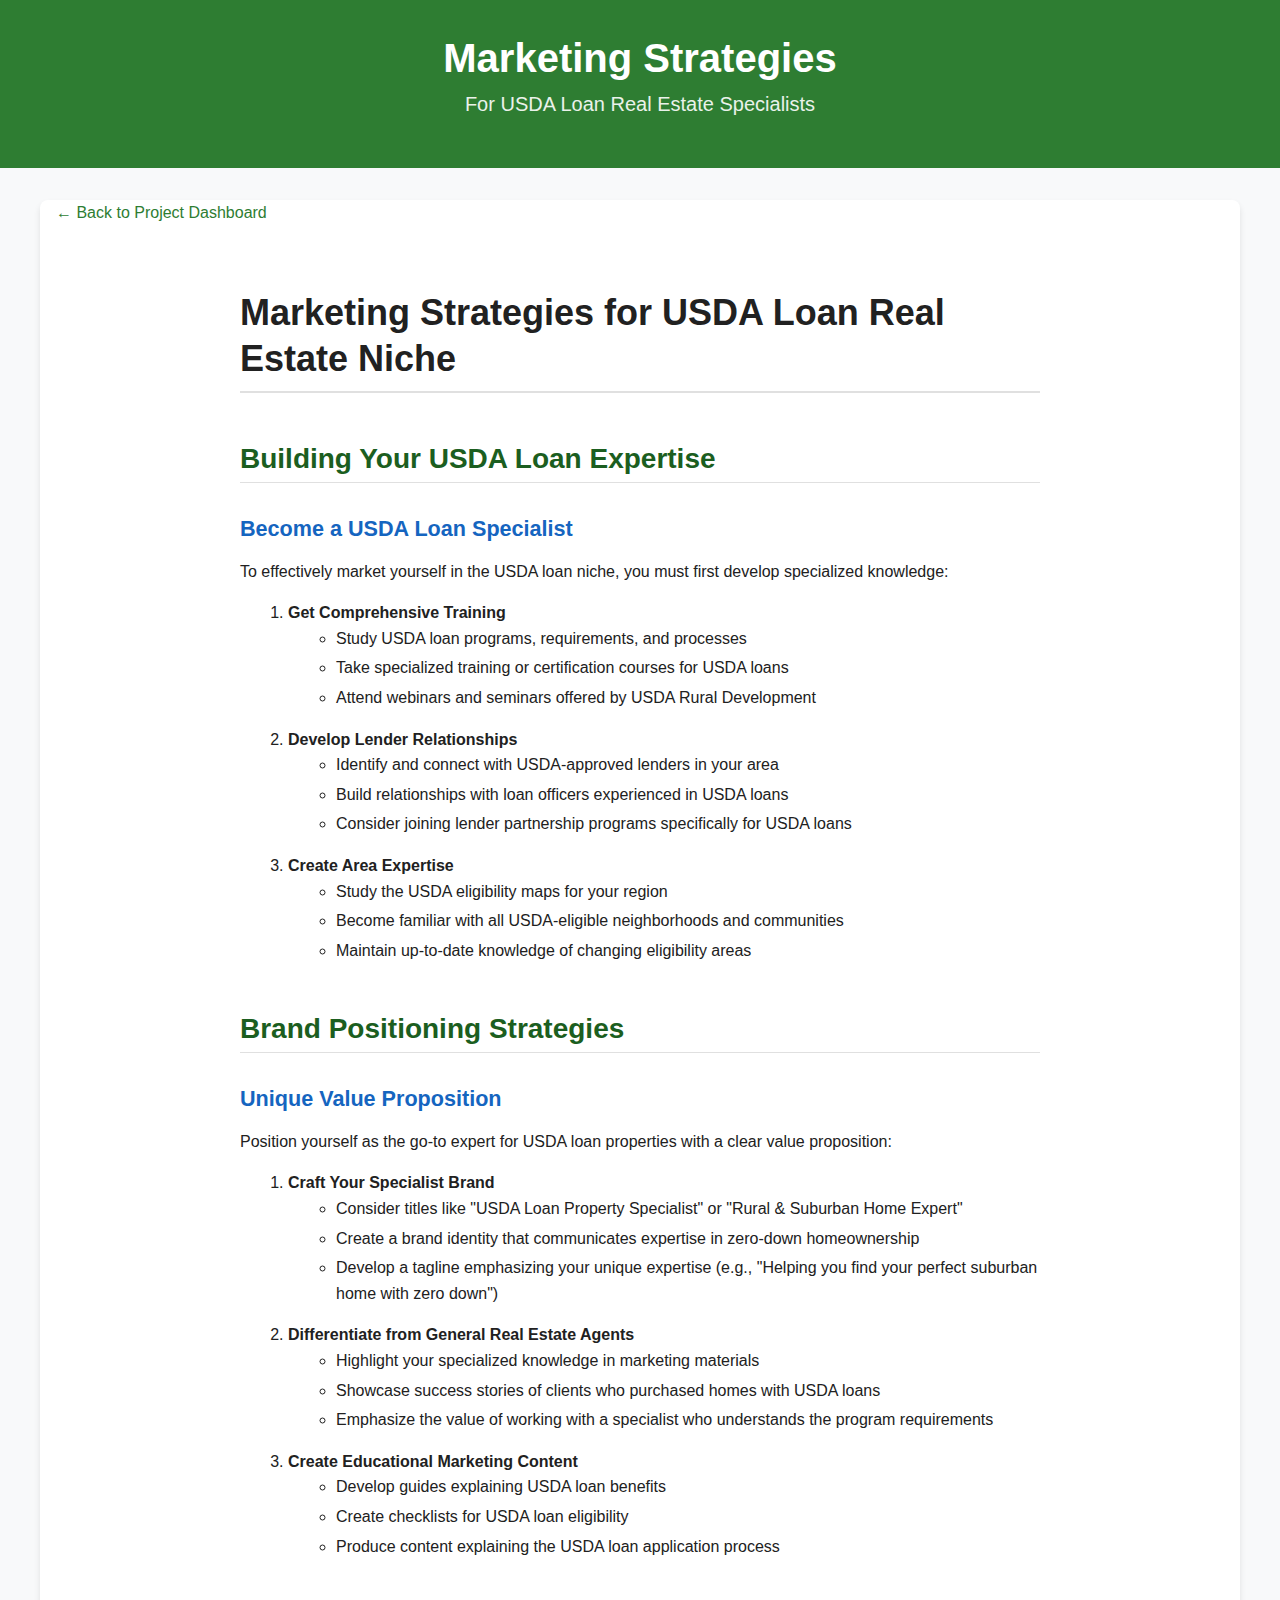
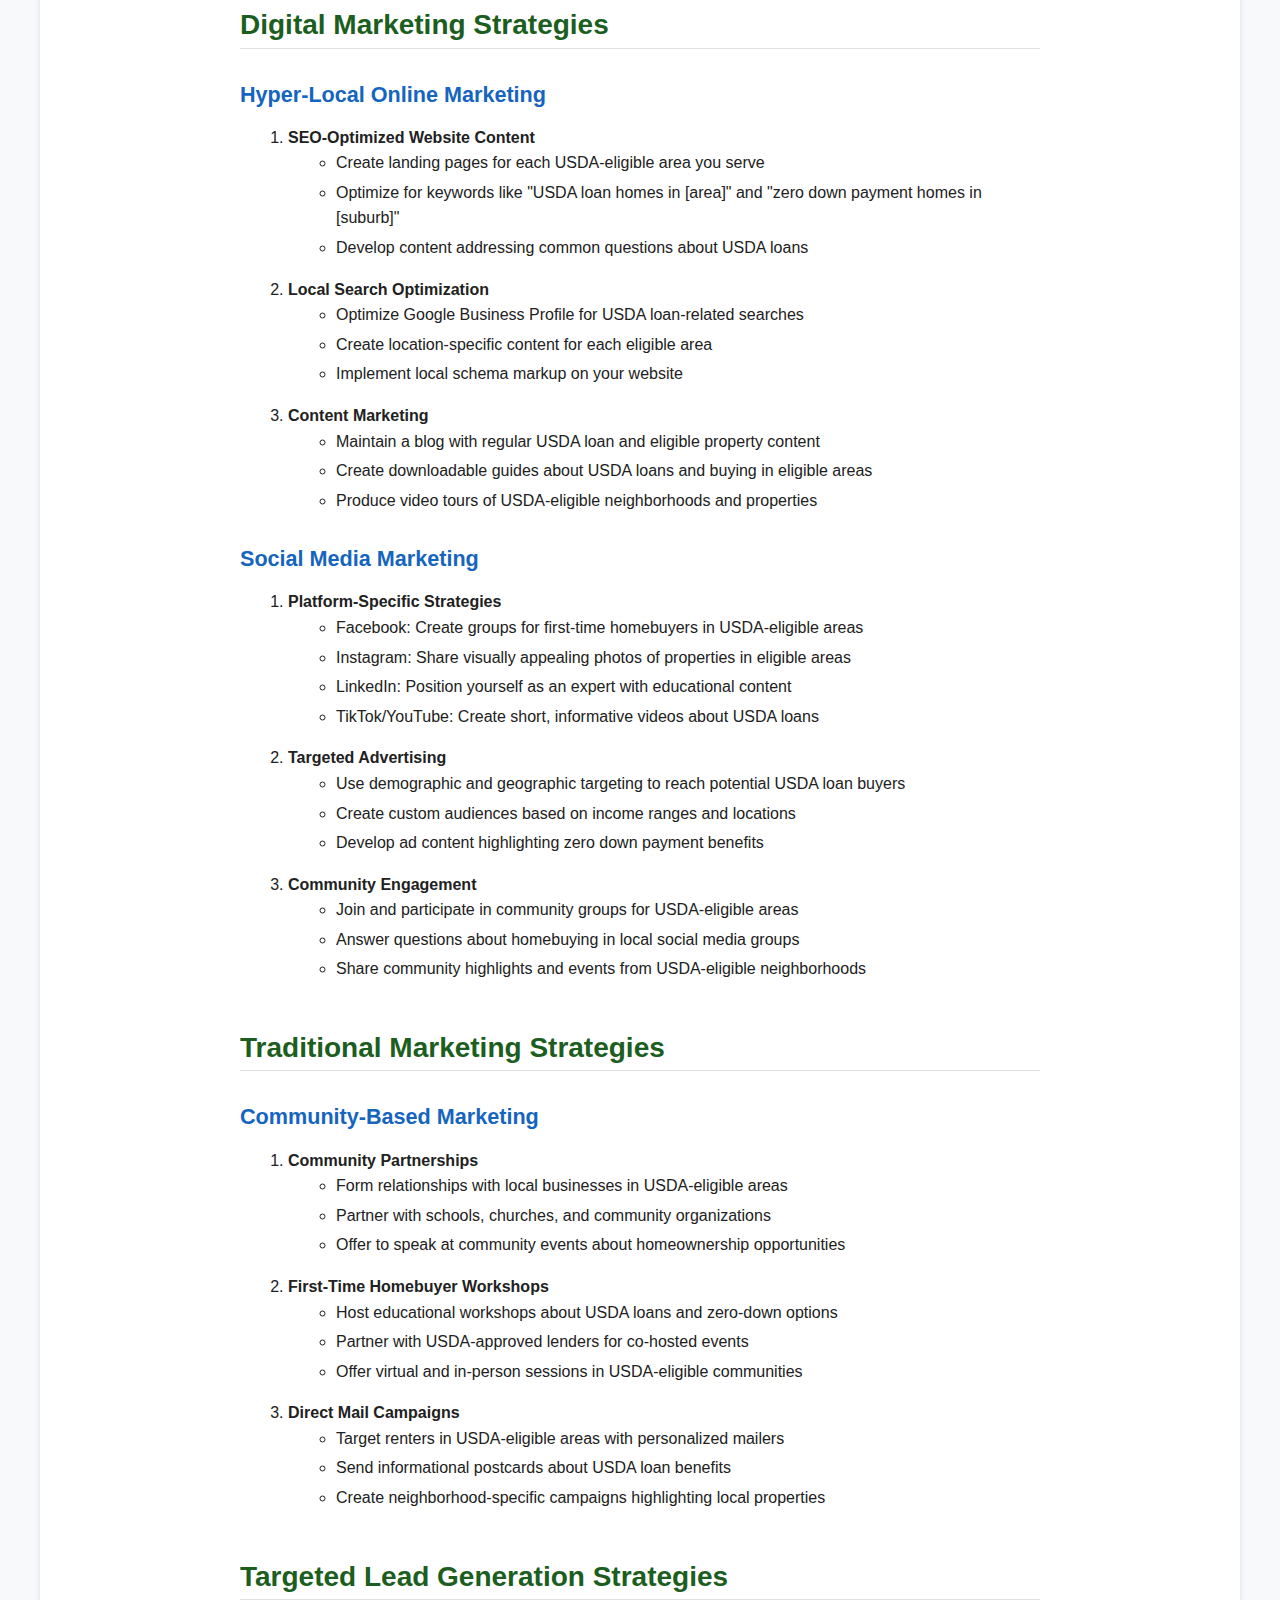
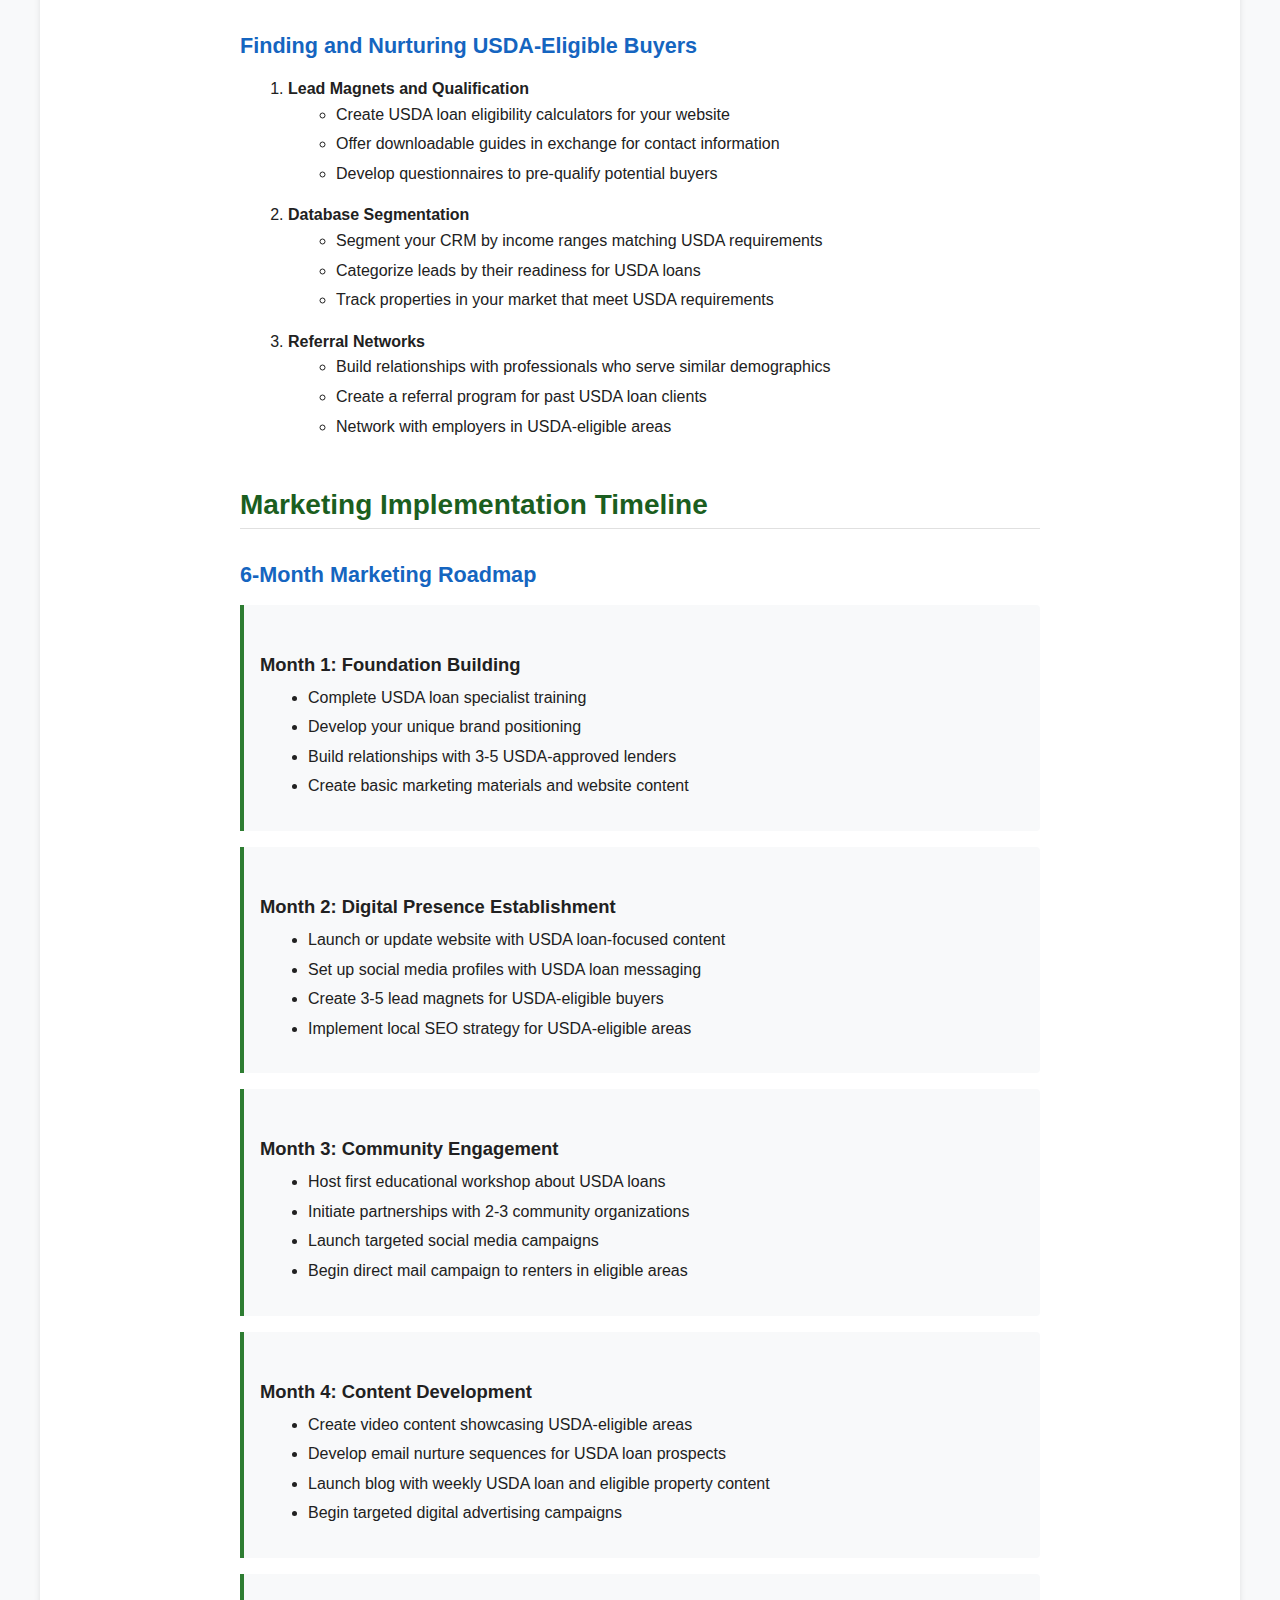
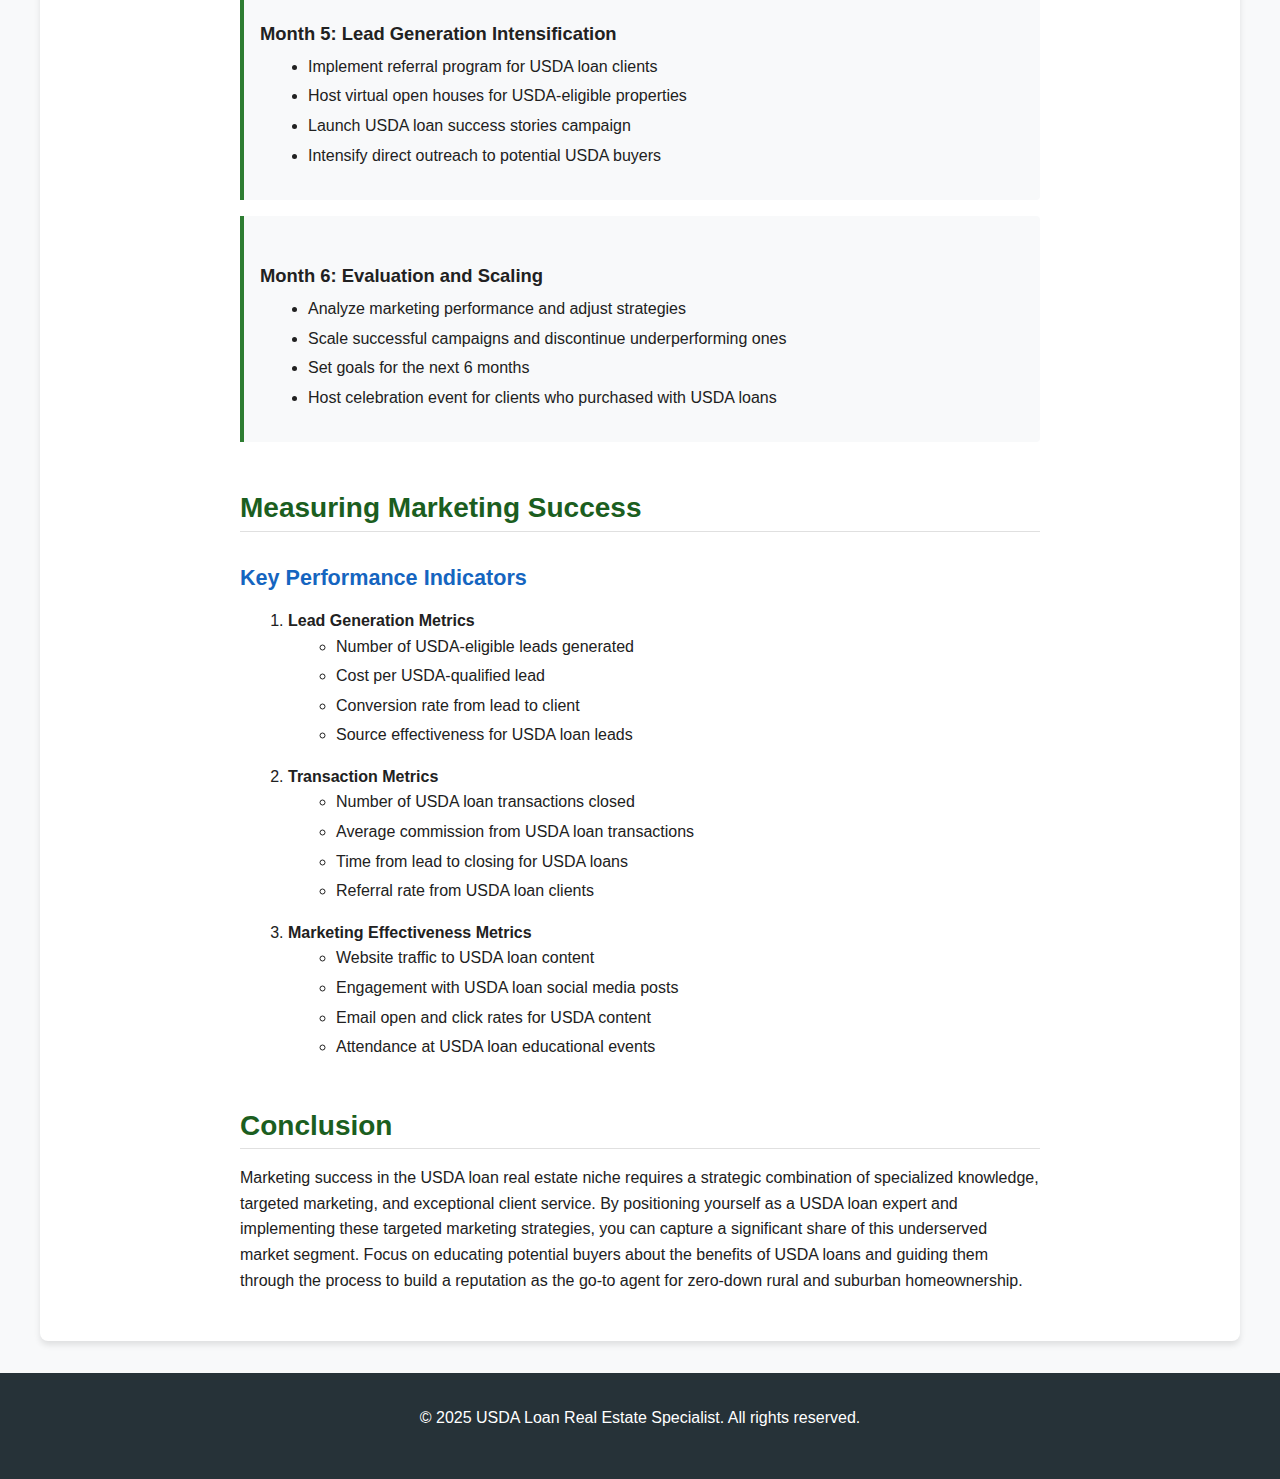
<file: usda-niche/marketing-strategies.html>
<!DOCTYPE html>
<html lang="en">
<head>
    <meta charset="UTF-8">
    <meta name="viewport" content="width=device-width, initial-scale=1.0">
    <title>Marketing Strategies - USDA Loan Real Estate Niche</title>
    <link rel="stylesheet" href="styles.css">
    <link rel="stylesheet" href="mobile.css">
</head>
<body>
    <header>
        <div class="container">
            <h1>Marketing Strategies</h1>
            <p class="subtitle">For USDA Loan Real Estate Specialists</p>
        </div>
    </header>
    
    <div class="container main-content" style="flex-direction: column;">
        <nav class="document-nav">
            <a href="index.html">&larr; Back to Project Dashboard</a>
        </nav>
        
        <main class="content" style="display: block; padding-top: var(--spacing-md);">
            <div class="document-content">
                <h1>Marketing Strategies for USDA Loan Real Estate Niche</h1>
                
                <h2>Building Your USDA Loan Expertise</h2>
                
                <h3>Become a USDA Loan Specialist</h3>
                
                <p>To effectively market yourself in the USDA loan niche, you must first develop specialized knowledge:</p>
                
                <ol>
                    <li><strong>Get Comprehensive Training</strong>
                        <ul>
                            <li>Study USDA loan programs, requirements, and processes</li>
                            <li>Take specialized training or certification courses for USDA loans</li>
                            <li>Attend webinars and seminars offered by USDA Rural Development</li>
                        </ul>
                    </li>
                    <li><strong>Develop Lender Relationships</strong>
                        <ul>
                            <li>Identify and connect with USDA-approved lenders in your area</li>
                            <li>Build relationships with loan officers experienced in USDA loans</li>
                            <li>Consider joining lender partnership programs specifically for USDA loans</li>
                        </ul>
                    </li>
                    <li><strong>Create Area Expertise</strong>
                        <ul>
                            <li>Study the USDA eligibility maps for your region</li>
                            <li>Become familiar with all USDA-eligible neighborhoods and communities</li>
                            <li>Maintain up-to-date knowledge of changing eligibility areas</li>
                        </ul>
                    </li>
                </ol>
                
                <h2>Brand Positioning Strategies</h2>
                
                <h3>Unique Value Proposition</h3>
                
                <p>Position yourself as the go-to expert for USDA loan properties with a clear value proposition:</p>
                
                <ol>
                    <li><strong>Craft Your Specialist Brand</strong>
                        <ul>
                            <li>Consider titles like "USDA Loan Property Specialist" or "Rural & Suburban Home Expert"</li>
                            <li>Create a brand identity that communicates expertise in zero-down homeownership</li>
                            <li>Develop a tagline emphasizing your unique expertise (e.g., "Helping you find your perfect suburban home with zero down")</li>
                        </ul>
                    </li>
                    <li><strong>Differentiate from General Real Estate Agents</strong>
                        <ul>
                            <li>Highlight your specialized knowledge in marketing materials</li>
                            <li>Showcase success stories of clients who purchased homes with USDA loans</li>
                            <li>Emphasize the value of working with a specialist who understands the program requirements</li>
                        </ul>
                    </li>
                    <li><strong>Create Educational Marketing Content</strong>
                        <ul>
                            <li>Develop guides explaining USDA loan benefits</li>
                            <li>Create checklists for USDA loan eligibility</li>
                            <li>Produce content explaining the USDA loan application process</li>
                        </ul>
                    </li>
                </ol>
                
                <h2>Digital Marketing Strategies</h2>
                
                <h3>Hyper-Local Online Marketing</h3>
                
                <ol>
                    <li><strong>SEO-Optimized Website Content</strong>
                        <ul>
                            <li>Create landing pages for each USDA-eligible area you serve</li>
                            <li>Optimize for keywords like "USDA loan homes in [area]" and "zero down payment homes in [suburb]"</li>
                            <li>Develop content addressing common questions about USDA loans</li>
                        </ul>
                    </li>
                    <li><strong>Local Search Optimization</strong>
                        <ul>
                            <li>Optimize Google Business Profile for USDA loan-related searches</li>
                            <li>Create location-specific content for each eligible area</li>
                            <li>Implement local schema markup on your website</li>
                        </ul>
                    </li>
                    <li><strong>Content Marketing</strong>
                        <ul>
                            <li>Maintain a blog with regular USDA loan and eligible property content</li>
                            <li>Create downloadable guides about USDA loans and buying in eligible areas</li>
                            <li>Produce video tours of USDA-eligible neighborhoods and properties</li>
                        </ul>
                    </li>
                </ol>
                
                <h3>Social Media Marketing</h3>
                
                <ol>
                    <li><strong>Platform-Specific Strategies</strong>
                        <ul>
                            <li>Facebook: Create groups for first-time homebuyers in USDA-eligible areas</li>
                            <li>Instagram: Share visually appealing photos of properties in eligible areas</li>
                            <li>LinkedIn: Position yourself as an expert with educational content</li>
                            <li>TikTok/YouTube: Create short, informative videos about USDA loans</li>
                        </ul>
                    </li>
                    <li><strong>Targeted Advertising</strong>
                        <ul>
                            <li>Use demographic and geographic targeting to reach potential USDA loan buyers</li>
                            <li>Create custom audiences based on income ranges and locations</li>
                            <li>Develop ad content highlighting zero down payment benefits</li>
                        </ul>
                    </li>
                    <li><strong>Community Engagement</strong>
                        <ul>
                            <li>Join and participate in community groups for USDA-eligible areas</li>
                            <li>Answer questions about homebuying in local social media groups</li>
                            <li>Share community highlights and events from USDA-eligible neighborhoods</li>
                        </ul>
                    </li>
                </ol>
                
                <h2>Traditional Marketing Strategies</h2>
                
                <h3>Community-Based Marketing</h3>
                
                <ol>
                    <li><strong>Community Partnerships</strong>
                        <ul>
                            <li>Form relationships with local businesses in USDA-eligible areas</li>
                            <li>Partner with schools, churches, and community organizations</li>
                            <li>Offer to speak at community events about homeownership opportunities</li>
                        </ul>
                    </li>
                    <li><strong>First-Time Homebuyer Workshops</strong>
                        <ul>
                            <li>Host educational workshops about USDA loans and zero-down options</li>
                            <li>Partner with USDA-approved lenders for co-hosted events</li>
                            <li>Offer virtual and in-person sessions in USDA-eligible communities</li>
                        </ul>
                    </li>
                    <li><strong>Direct Mail Campaigns</strong>
                        <ul>
                            <li>Target renters in USDA-eligible areas with personalized mailers</li>
                            <li>Send informational postcards about USDA loan benefits</li>
                            <li>Create neighborhood-specific campaigns highlighting local properties</li>
                        </ul>
                    </li>
                </ol>
                
                <h2>Targeted Lead Generation Strategies</h2>
                
                <h3>Finding and Nurturing USDA-Eligible Buyers</h3>
                
                <ol>
                    <li><strong>Lead Magnets and Qualification</strong>
                        <ul>
                            <li>Create USDA loan eligibility calculators for your website</li>
                            <li>Offer downloadable guides in exchange for contact information</li>
                            <li>Develop questionnaires to pre-qualify potential buyers</li>
                        </ul>
                    </li>
                    <li><strong>Database Segmentation</strong>
                        <ul>
                            <li>Segment your CRM by income ranges matching USDA requirements</li>
                            <li>Categorize leads by their readiness for USDA loans</li>
                            <li>Track properties in your market that meet USDA requirements</li>
                        </ul>
                    </li>
                    <li><strong>Referral Networks</strong>
                        <ul>
                            <li>Build relationships with professionals who serve similar demographics</li>
                            <li>Create a referral program for past USDA loan clients</li>
                            <li>Network with employers in USDA-eligible areas</li>
                        </ul>
                    </li>
                </ol>
                
                <h2>Marketing Implementation Timeline</h2>
                
                <h3>6-Month Marketing Roadmap</h3>
                
                <div class="highlight-box">
                    <h4>Month 1: Foundation Building</h4>
                    <ul>
                        <li>Complete USDA loan specialist training</li>
                        <li>Develop your unique brand positioning</li>
                        <li>Build relationships with 3-5 USDA-approved lenders</li>
                        <li>Create basic marketing materials and website content</li>
                    </ul>
                </div>
                
                <div class="highlight-box">
                    <h4>Month 2: Digital Presence Establishment</h4>
                    <ul>
                        <li>Launch or update website with USDA loan-focused content</li>
                        <li>Set up social media profiles with USDA loan messaging</li>
                        <li>Create 3-5 lead magnets for USDA-eligible buyers</li>
                        <li>Implement local SEO strategy for USDA-eligible areas</li>
                    </ul>
                </div>
                
                <div class="highlight-box">
                    <h4>Month 3: Community Engagement</h4>
                    <ul>
                        <li>Host first educational workshop about USDA loans</li>
                        <li>Initiate partnerships with 2-3 community organizations</li>
                        <li>Launch targeted social media campaigns</li>
                        <li>Begin direct mail campaign to renters in eligible areas</li>
                    </ul>
                </div>
                
                <div class="highlight-box">
                    <h4>Month 4: Content Development</h4>
                    <ul>
                        <li>Create video content showcasing USDA-eligible areas</li>
                        <li>Develop email nurture sequences for USDA loan prospects</li>
                        <li>Launch blog with weekly USDA loan and eligible property content</li>
                        <li>Begin targeted digital advertising campaigns</li>
                    </ul>
                </div>
                
                <div class="highlight-box">
                    <h4>Month 5: Lead Generation Intensification</h4>
                    <ul>
                        <li>Implement referral program for USDA loan clients</li>
                        <li>Host virtual open houses for USDA-eligible properties</li>
                        <li>Launch USDA loan success stories campaign</li>
                        <li>Intensify direct outreach to potential USDA buyers</li>
                    </ul>
                </div>
                
                <div class="highlight-box">
                    <h4>Month 6: Evaluation and Scaling</h4>
                    <ul>
                        <li>Analyze marketing performance and adjust strategies</li>
                        <li>Scale successful campaigns and discontinue underperforming ones</li>
                        <li>Set goals for the next 6 months</li>
                        <li>Host celebration event for clients who purchased with USDA loans</li>
                    </ul>
                </div>
                
                <h2>Measuring Marketing Success</h2>
                
                <h3>Key Performance Indicators</h3>
                
                <ol>
                    <li><strong>Lead Generation Metrics</strong>
                        <ul>
                            <li>Number of USDA-eligible leads generated</li>
                            <li>Cost per USDA-qualified lead</li>
                            <li>Conversion rate from lead to client</li>
                            <li>Source effectiveness for USDA loan leads</li>
                        </ul>
                    </li>
                    <li><strong>Transaction Metrics</strong>
                        <ul>
                            <li>Number of USDA loan transactions closed</li>
                            <li>Average commission from USDA loan transactions</li>
                            <li>Time from lead to closing for USDA loans</li>
                            <li>Referral rate from USDA loan clients</li>
                        </ul>
                    </li>
                    <li><strong>Marketing Effectiveness Metrics</strong>
                        <ul>
                            <li>Website traffic to USDA loan content</li>
                            <li>Engagement with USDA loan social media posts</li>
                            <li>Email open and click rates for USDA content</li>
                            <li>Attendance at USDA loan educational events</li>
                        </ul>
                    </li>
                </ol>
                
                <h2>Conclusion</h2>
                
                <p>Marketing success in the USDA loan real estate niche requires a strategic combination of specialized knowledge, targeted marketing, and exceptional client service. By positioning yourself as a USDA loan expert and implementing these targeted marketing strategies, you can capture a significant share of this underserved market segment. Focus on educating potential buyers about the benefits of USDA loans and guiding them through the process to build a reputation as the go-to agent for zero-down rural and suburban homeownership.</p>
            </div>
        </main>
    </div>
    
    <footer>
        <div class="container">
            <p>&copy; 2025 USDA Loan Real Estate Specialist. All rights reserved.</p>
        </div>
    </footer>
</body>
</html>
</file>
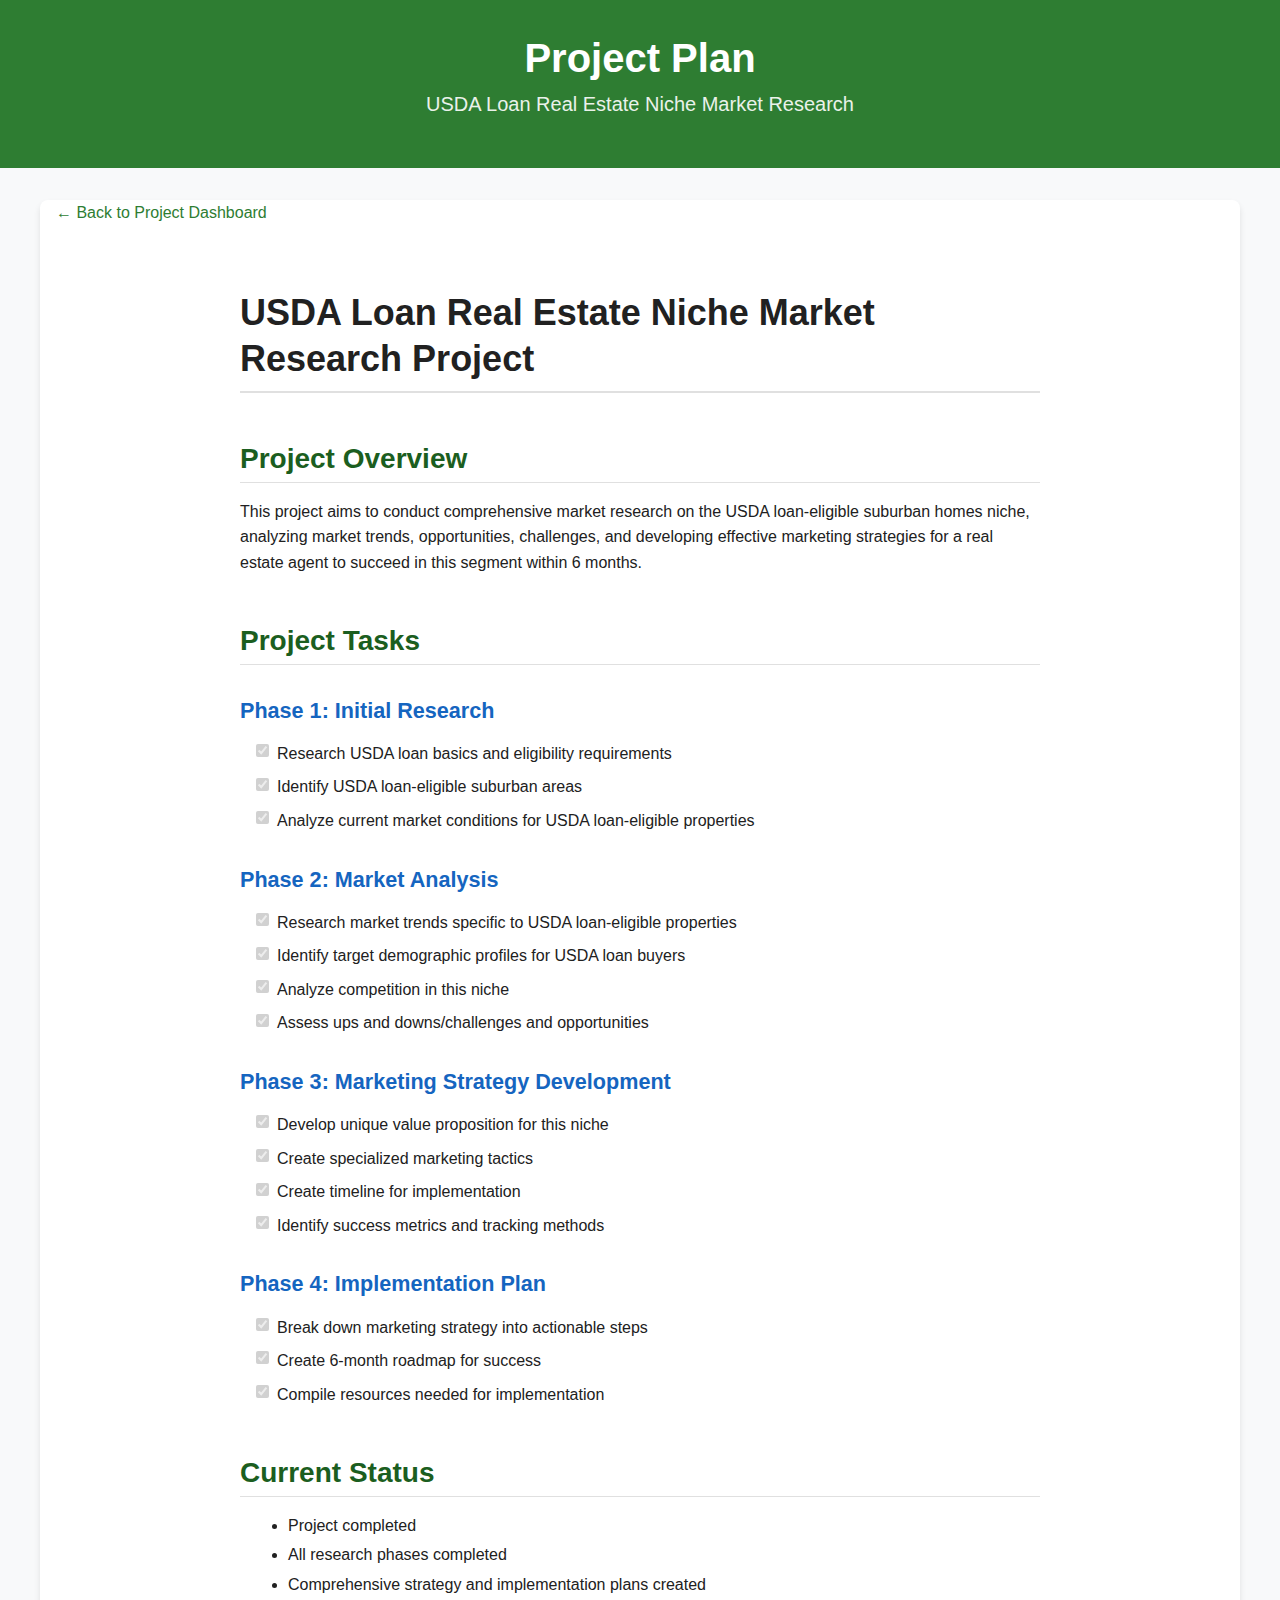
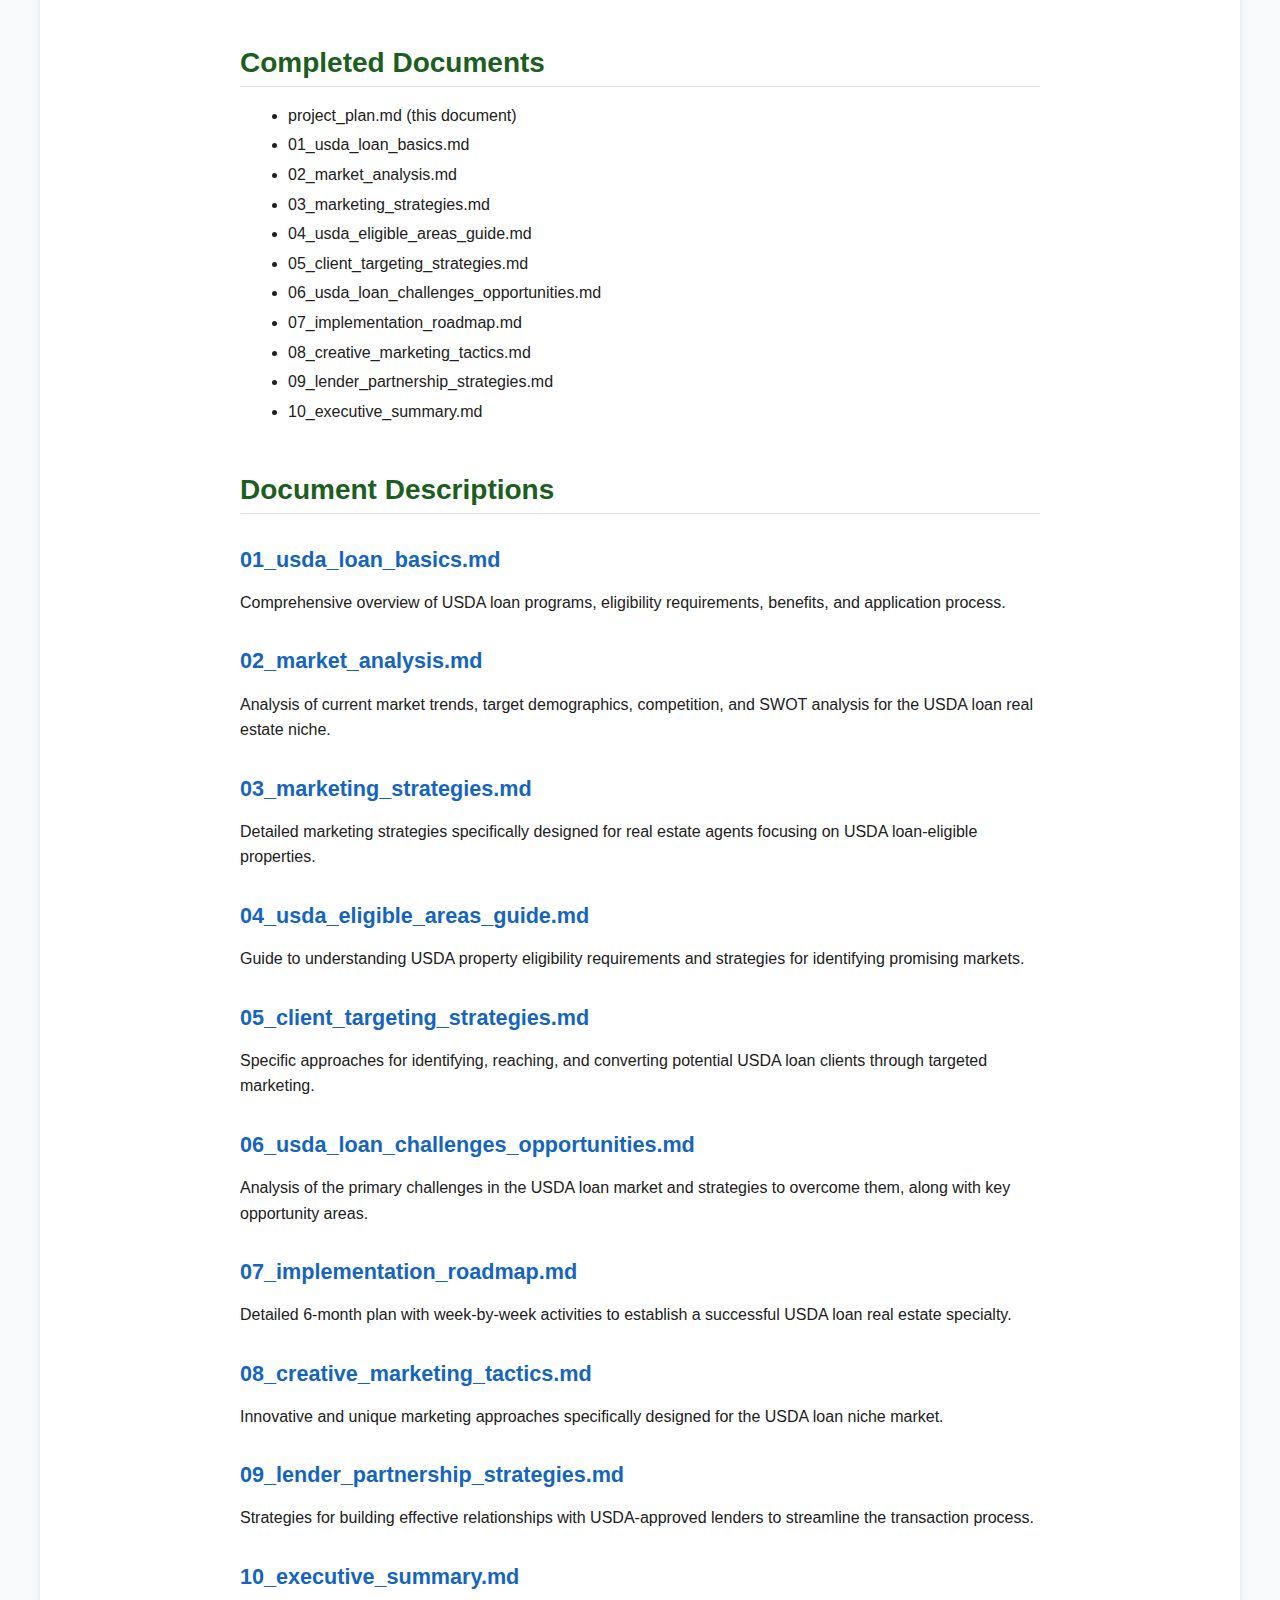
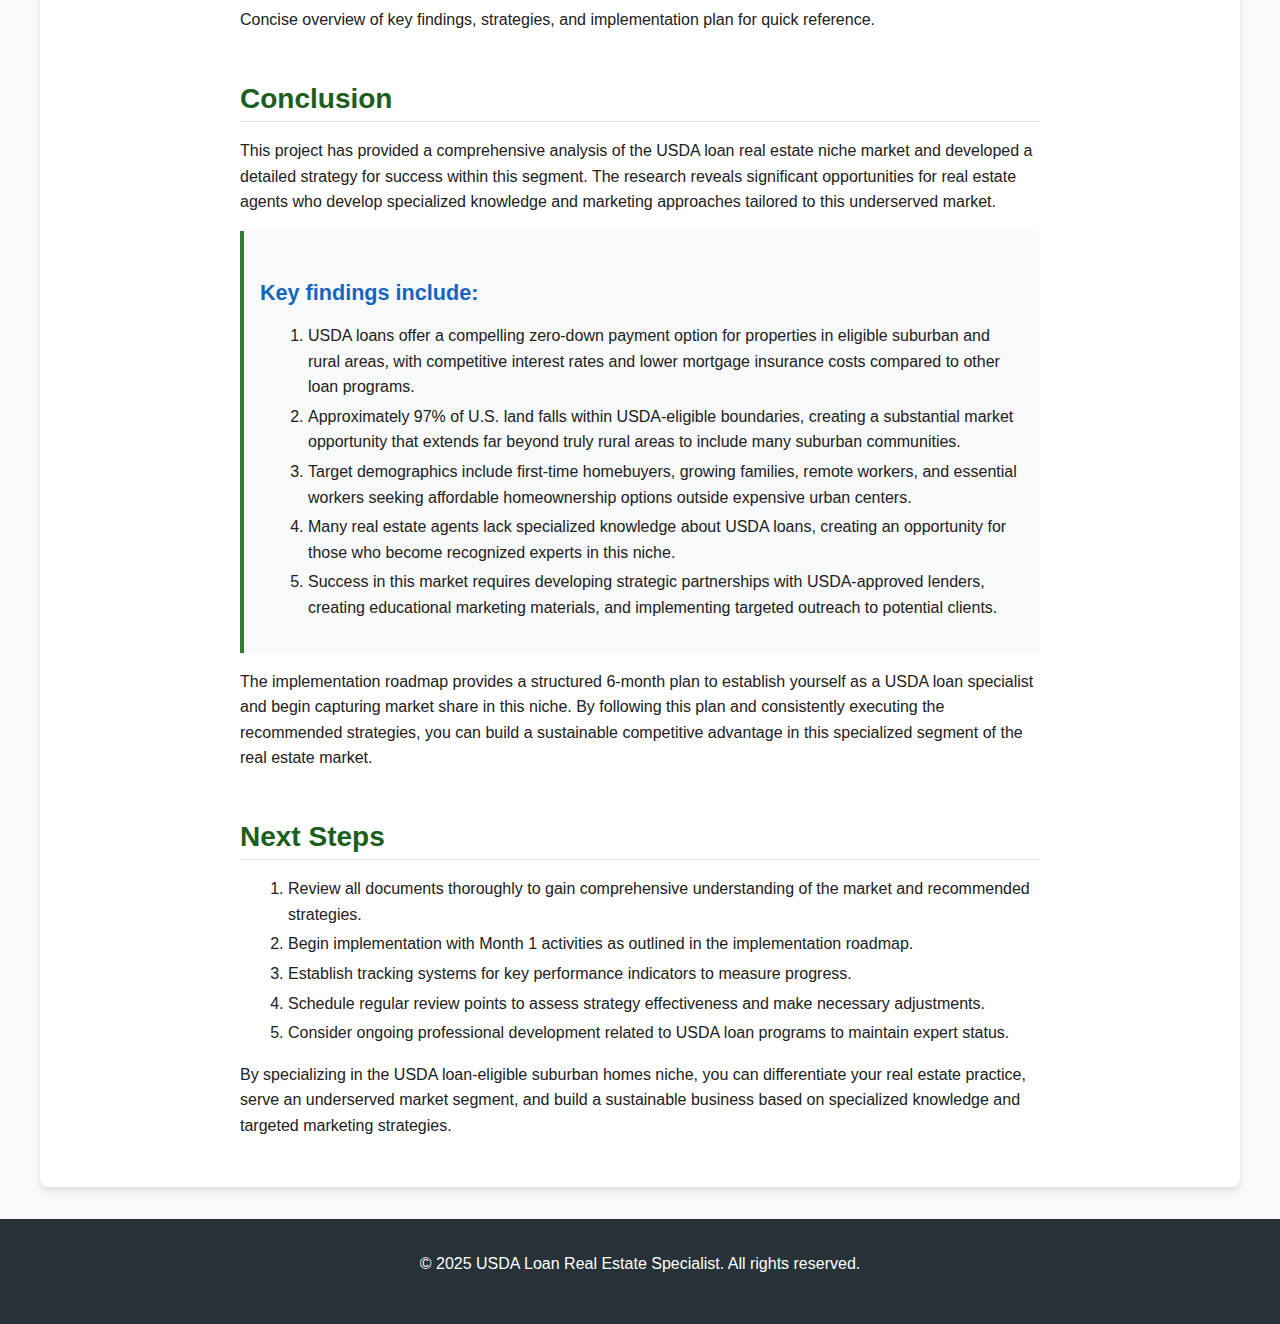
<file: usda-niche/project-plan.html>
<!DOCTYPE html>
<html lang="en">
<head>
    <meta charset="UTF-8">
    <meta name="viewport" content="width=device-width, initial-scale=1.0">
    <title>Project Plan - USDA Loan Real Estate Niche</title>
    <link rel="stylesheet" href="styles.css">
    <link rel="stylesheet" href="mobile.css">
</head>
<body>
    <header>
        <div class="container">
            <h1>Project Plan</h1>
            <p class="subtitle">USDA Loan Real Estate Niche Market Research</p>
        </div>
    </header>
    
    <div class="container main-content" style="flex-direction: column;">
        <nav class="document-nav">
            <a href="index.html">&larr; Back to Project Dashboard</a>
        </nav>
        
        <main class="content" style="display: block; padding-top: var(--spacing-md);">
            <div class="document-content">
                <h1>USDA Loan Real Estate Niche Market Research Project</h1>
                
                <h2>Project Overview</h2>
                <p>This project aims to conduct comprehensive market research on the USDA loan-eligible suburban homes niche, analyzing market trends, opportunities, challenges, and developing effective marketing strategies for a real estate agent to succeed in this segment within 6 months.</p>
                
                <h2>Project Tasks</h2>
                
                <h3>Phase 1: Initial Research</h3>
                <ul class="task-list">
                    <li><input type="checkbox" checked disabled> Research USDA loan basics and eligibility requirements</li>
                    <li><input type="checkbox" checked disabled> Identify USDA loan-eligible suburban areas</li>
                    <li><input type="checkbox" checked disabled> Analyze current market conditions for USDA loan-eligible properties</li>
                </ul>
                
                <h3>Phase 2: Market Analysis</h3>
                <ul class="task-list">
                    <li><input type="checkbox" checked disabled> Research market trends specific to USDA loan-eligible properties</li>
                    <li><input type="checkbox" checked disabled> Identify target demographic profiles for USDA loan buyers</li>
                    <li><input type="checkbox" checked disabled> Analyze competition in this niche</li>
                    <li><input type="checkbox" checked disabled> Assess ups and downs/challenges and opportunities</li>
                </ul>
                
                <h3>Phase 3: Marketing Strategy Development</h3>
                <ul class="task-list">
                    <li><input type="checkbox" checked disabled> Develop unique value proposition for this niche</li>
                    <li><input type="checkbox" checked disabled> Create specialized marketing tactics</li>
                    <li><input type="checkbox" checked disabled> Create timeline for implementation</li>
                    <li><input type="checkbox" checked disabled> Identify success metrics and tracking methods</li>
                </ul>
                
                <h3>Phase 4: Implementation Plan</h3>
                <ul class="task-list">
                    <li><input type="checkbox" checked disabled> Break down marketing strategy into actionable steps</li>
                    <li><input type="checkbox" checked disabled> Create 6-month roadmap for success</li>
                    <li><input type="checkbox" checked disabled> Compile resources needed for implementation</li>
                </ul>
                
                <h2>Current Status</h2>
                <ul>
                    <li>Project completed</li>
                    <li>All research phases completed</li>
                    <li>Comprehensive strategy and implementation plans created</li>
                </ul>
                
                <h2>Completed Documents</h2>
                <ul>
                    <li>project_plan.md (this document)</li>
                    <li>01_usda_loan_basics.md</li>
                    <li>02_market_analysis.md</li>
                    <li>03_marketing_strategies.md</li>
                    <li>04_usda_eligible_areas_guide.md</li>
                    <li>05_client_targeting_strategies.md</li>
                    <li>06_usda_loan_challenges_opportunities.md</li>
                    <li>07_implementation_roadmap.md</li>
                    <li>08_creative_marketing_tactics.md</li>
                    <li>09_lender_partnership_strategies.md</li>
                    <li>10_executive_summary.md</li>
                </ul>
                
                <h2>Document Descriptions</h2>
                
                <h3>01_usda_loan_basics.md</h3>
                <p>Comprehensive overview of USDA loan programs, eligibility requirements, benefits, and application process.</p>
                
                <h3>02_market_analysis.md</h3>
                <p>Analysis of current market trends, target demographics, competition, and SWOT analysis for the USDA loan real estate niche.</p>
                
                <h3>03_marketing_strategies.md</h3>
                <p>Detailed marketing strategies specifically designed for real estate agents focusing on USDA loan-eligible properties.</p>
                
                <h3>04_usda_eligible_areas_guide.md</h3>
                <p>Guide to understanding USDA property eligibility requirements and strategies for identifying promising markets.</p>
                
                <h3>05_client_targeting_strategies.md</h3>
                <p>Specific approaches for identifying, reaching, and converting potential USDA loan clients through targeted marketing.</p>
                
                <h3>06_usda_loan_challenges_opportunities.md</h3>
                <p>Analysis of the primary challenges in the USDA loan market and strategies to overcome them, along with key opportunity areas.</p>
                
                <h3>07_implementation_roadmap.md</h3>
                <p>Detailed 6-month plan with week-by-week activities to establish a successful USDA loan real estate specialty.</p>
                
                <h3>08_creative_marketing_tactics.md</h3>
                <p>Innovative and unique marketing approaches specifically designed for the USDA loan niche market.</p>
                
                <h3>09_lender_partnership_strategies.md</h3>
                <p>Strategies for building effective relationships with USDA-approved lenders to streamline the transaction process.</p>
                
                <h3>10_executive_summary.md</h3>
                <p>Concise overview of key findings, strategies, and implementation plan for quick reference.</p>
                
                <h2>Conclusion</h2>
                <p>This project has provided a comprehensive analysis of the USDA loan real estate niche market and developed a detailed strategy for success within this segment. The research reveals significant opportunities for real estate agents who develop specialized knowledge and marketing approaches tailored to this underserved market.</p>
                
                <div class="highlight-box">
                    <h3>Key findings include:</h3>
                    <ol>
                        <li>USDA loans offer a compelling zero-down payment option for properties in eligible suburban and rural areas, with competitive interest rates and lower mortgage insurance costs compared to other loan programs.</li>
                        <li>Approximately 97% of U.S. land falls within USDA-eligible boundaries, creating a substantial market opportunity that extends far beyond truly rural areas to include many suburban communities.</li>
                        <li>Target demographics include first-time homebuyers, growing families, remote workers, and essential workers seeking affordable homeownership options outside expensive urban centers.</li>
                        <li>Many real estate agents lack specialized knowledge about USDA loans, creating an opportunity for those who become recognized experts in this niche.</li>
                        <li>Success in this market requires developing strategic partnerships with USDA-approved lenders, creating educational marketing materials, and implementing targeted outreach to potential clients.</li>
                    </ol>
                </div>
                
                <p>The implementation roadmap provides a structured 6-month plan to establish yourself as a USDA loan specialist and begin capturing market share in this niche. By following this plan and consistently executing the recommended strategies, you can build a sustainable competitive advantage in this specialized segment of the real estate market.</p>
                
                <h2>Next Steps</h2>
                <ol>
                    <li>Review all documents thoroughly to gain comprehensive understanding of the market and recommended strategies.</li>
                    <li>Begin implementation with Month 1 activities as outlined in the implementation roadmap.</li>
                    <li>Establish tracking systems for key performance indicators to measure progress.</li>
                    <li>Schedule regular review points to assess strategy effectiveness and make necessary adjustments.</li>
                    <li>Consider ongoing professional development related to USDA loan programs to maintain expert status.</li>
                </ol>
                
                <p>By specializing in the USDA loan-eligible suburban homes niche, you can differentiate your real estate practice, serve an underserved market segment, and build a sustainable business based on specialized knowledge and targeted marketing strategies.</p>
            </div>
        </main>
    </div>
    
    <footer>
        <div class="container">
            <p>&copy; 2025 USDA Loan Real Estate Specialist. All rights reserved.</p>
        </div>
    </footer>
</body>
</html>
</file>
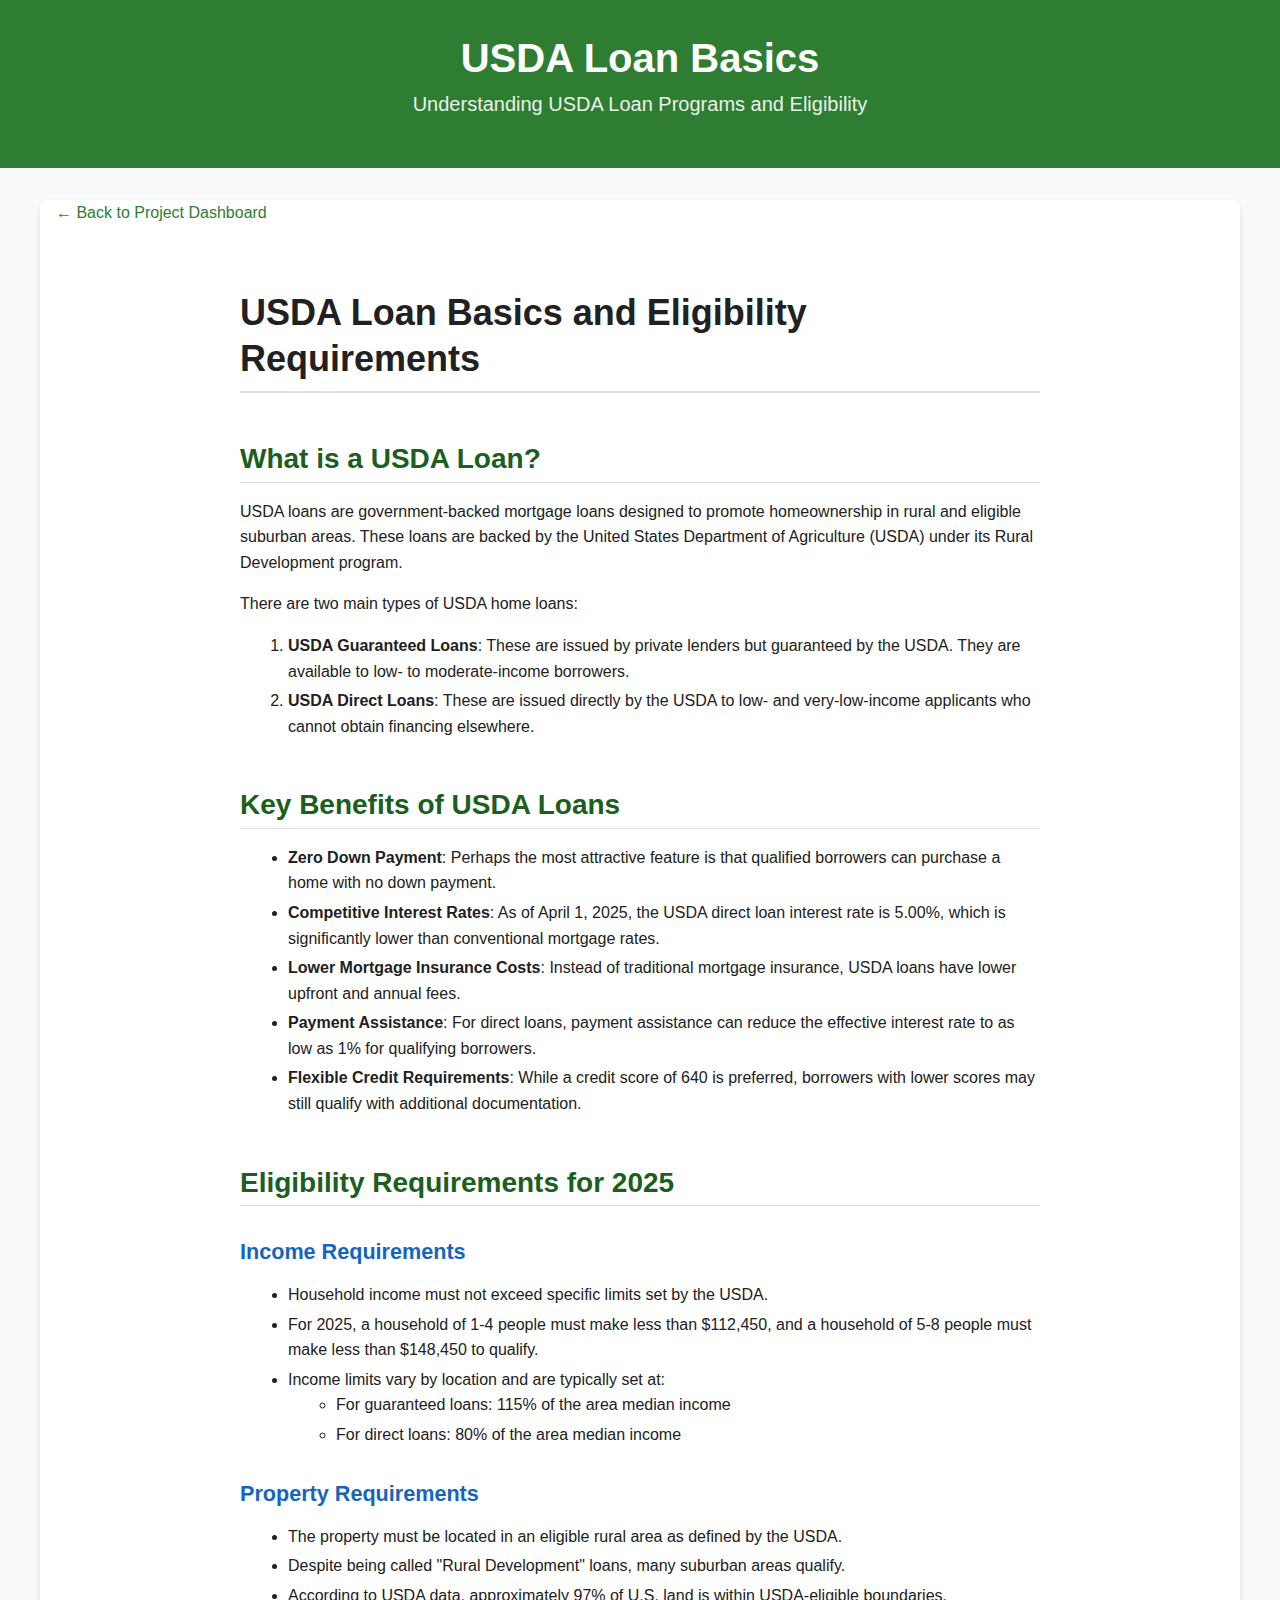
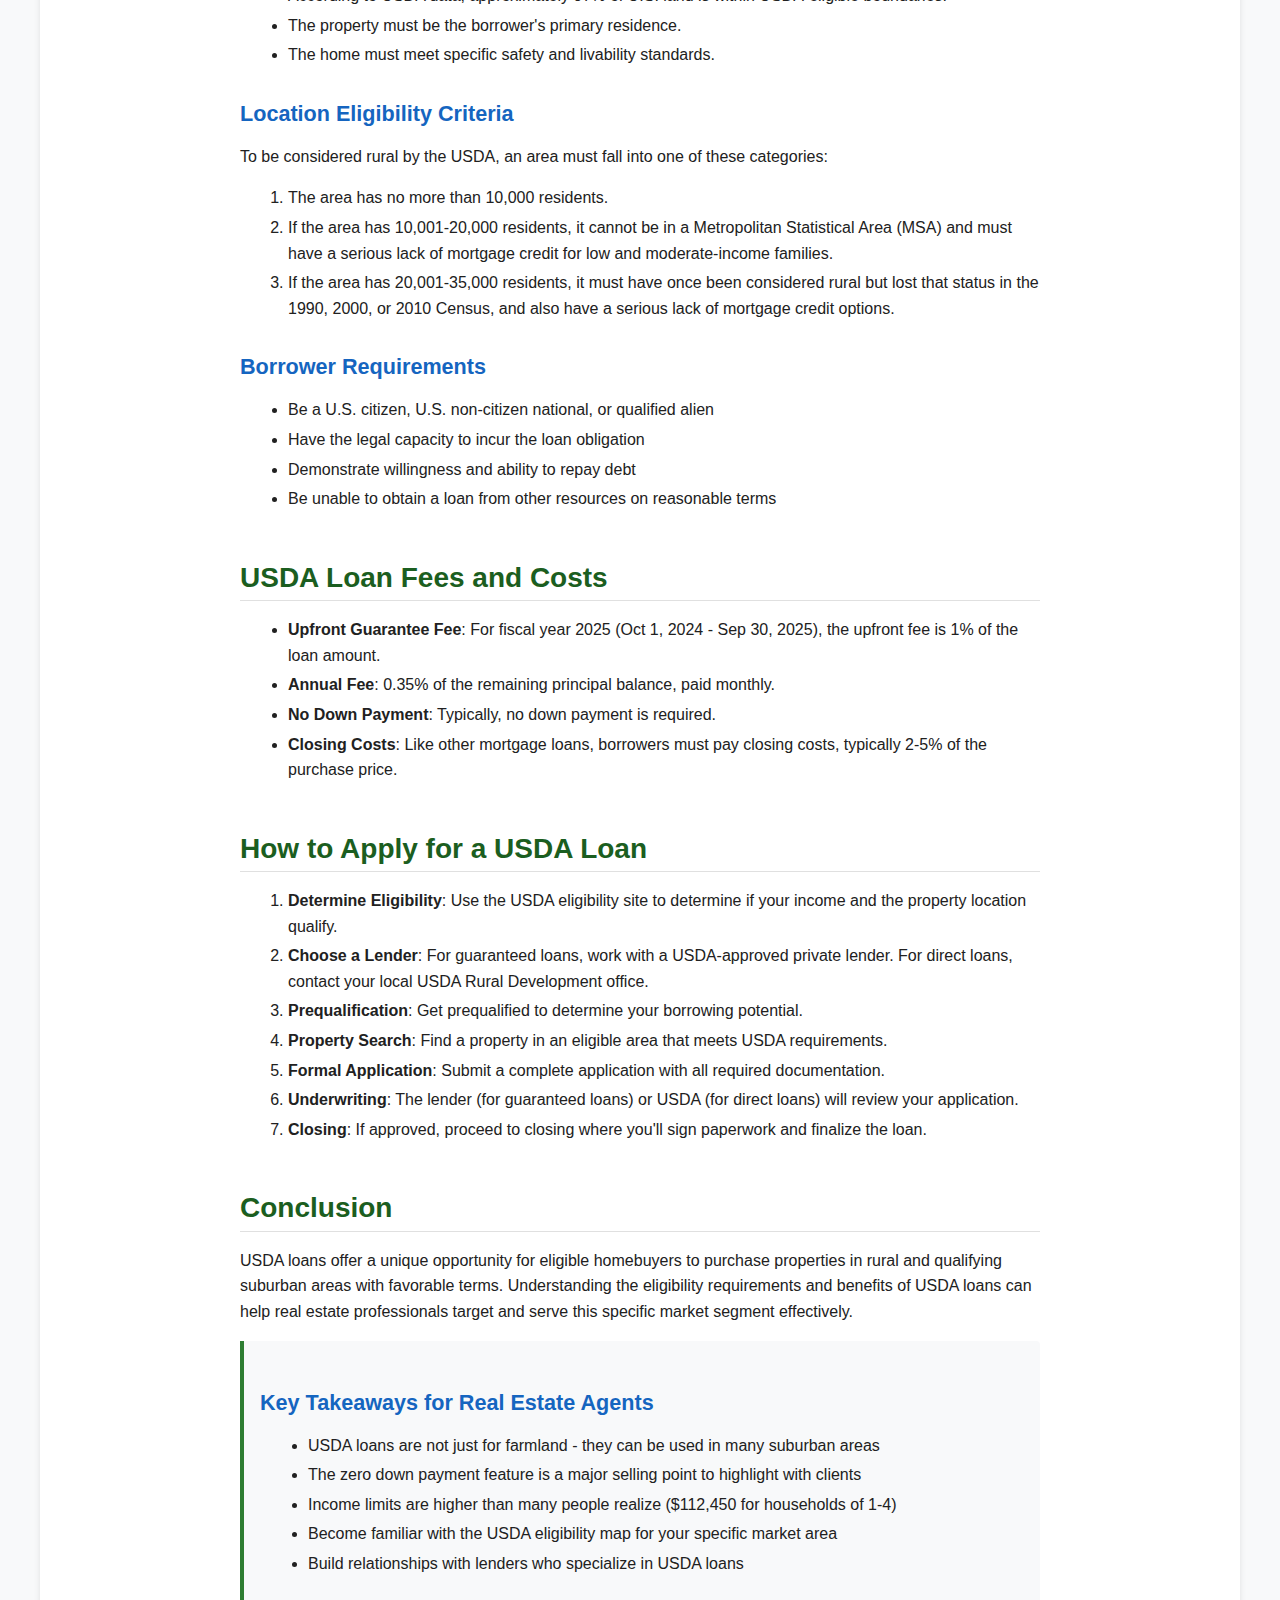
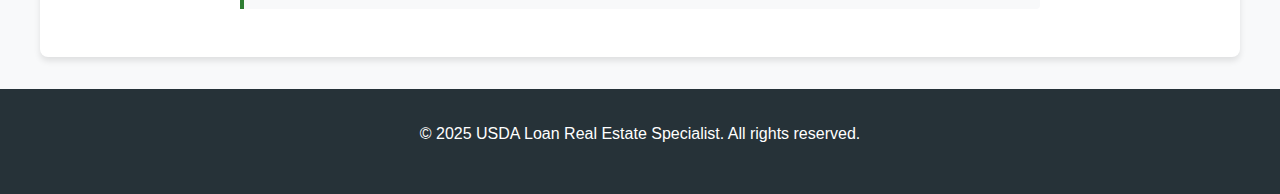
<file: usda-niche/usda-loan-basics.html>
<!DOCTYPE html>
<html lang="en">
<head>
    <meta charset="UTF-8">
    <meta name="viewport" content="width=device-width, initial-scale=1.0">
    <title>USDA Loan Basics - Real Estate Niche</title>
    <link rel="stylesheet" href="styles.css">
    <link rel="stylesheet" href="mobile.css">
</head>
<body>
    <header>
        <div class="container">
            <h1>USDA Loan Basics</h1>
            <p class="subtitle">Understanding USDA Loan Programs and Eligibility</p>
        </div>
    </header>
    
    <div class="container main-content" style="flex-direction: column;">
        <nav class="document-nav">
            <a href="index.html">&larr; Back to Project Dashboard</a>
        </nav>
        
        <main class="content" style="display: block; padding-top: var(--spacing-md);">
            <div class="document-content">
                <h1>USDA Loan Basics and Eligibility Requirements</h1>
                
                <h2>What is a USDA Loan?</h2>
                <p>USDA loans are government-backed mortgage loans designed to promote homeownership in rural and eligible suburban areas. These loans are backed by the United States Department of Agriculture (USDA) under its Rural Development program.</p>
                
                <p>There are two main types of USDA home loans:</p>
                
                <ol>
                    <li><strong>USDA Guaranteed Loans</strong>: These are issued by private lenders but guaranteed by the USDA. They are available to low- to moderate-income borrowers.</li>
                    <li><strong>USDA Direct Loans</strong>: These are issued directly by the USDA to low- and very-low-income applicants who cannot obtain financing elsewhere.</li>
                </ol>
                
                <h2>Key Benefits of USDA Loans</h2>
                <ul>
                    <li><strong>Zero Down Payment</strong>: Perhaps the most attractive feature is that qualified borrowers can purchase a home with no down payment.</li>
                    <li><strong>Competitive Interest Rates</strong>: As of April 1, 2025, the USDA direct loan interest rate is 5.00%, which is significantly lower than conventional mortgage rates.</li>
                    <li><strong>Lower Mortgage Insurance Costs</strong>: Instead of traditional mortgage insurance, USDA loans have lower upfront and annual fees.</li>
                    <li><strong>Payment Assistance</strong>: For direct loans, payment assistance can reduce the effective interest rate to as low as 1% for qualifying borrowers.</li>
                    <li><strong>Flexible Credit Requirements</strong>: While a credit score of 640 is preferred, borrowers with lower scores may still qualify with additional documentation.</li>
                </ul>
                
                <h2>Eligibility Requirements for 2025</h2>
                
                <h3>Income Requirements</h3>
                <ul>
                    <li>Household income must not exceed specific limits set by the USDA.</li>
                    <li>For 2025, a household of 1-4 people must make less than $112,450, and a household of 5-8 people must make less than $148,450 to qualify.</li>
                    <li>Income limits vary by location and are typically set at:
                        <ul>
                            <li>For guaranteed loans: 115% of the area median income</li>
                            <li>For direct loans: 80% of the area median income</li>
                        </ul>
                    </li>
                </ul>
                
                <h3>Property Requirements</h3>
                <ul>
                    <li>The property must be located in an eligible rural area as defined by the USDA.</li>
                    <li>Despite being called "Rural Development" loans, many suburban areas qualify.</li>
                    <li>According to USDA data, approximately 97% of U.S. land is within USDA-eligible boundaries.</li>
                    <li>The property must be the borrower's primary residence.</li>
                    <li>The home must meet specific safety and livability standards.</li>
                </ul>
                
                <h3>Location Eligibility Criteria</h3>
                <p>To be considered rural by the USDA, an area must fall into one of these categories:</p>
                <ol>
                    <li>The area has no more than 10,000 residents.</li>
                    <li>If the area has 10,001-20,000 residents, it cannot be in a Metropolitan Statistical Area (MSA) and must have a serious lack of mortgage credit for low and moderate-income families.</li>
                    <li>If the area has 20,001-35,000 residents, it must have once been considered rural but lost that status in the 1990, 2000, or 2010 Census, and also have a serious lack of mortgage credit options.</li>
                </ol>
                
                <h3>Borrower Requirements</h3>
                <ul>
                    <li>Be a U.S. citizen, U.S. non-citizen national, or qualified alien</li>
                    <li>Have the legal capacity to incur the loan obligation</li>
                    <li>Demonstrate willingness and ability to repay debt</li>
                    <li>Be unable to obtain a loan from other resources on reasonable terms</li>
                </ul>
                
                <h2>USDA Loan Fees and Costs</h2>
                <ul>
                    <li><strong>Upfront Guarantee Fee</strong>: For fiscal year 2025 (Oct 1, 2024 - Sep 30, 2025), the upfront fee is 1% of the loan amount.</li>
                    <li><strong>Annual Fee</strong>: 0.35% of the remaining principal balance, paid monthly.</li>
                    <li><strong>No Down Payment</strong>: Typically, no down payment is required.</li>
                    <li><strong>Closing Costs</strong>: Like other mortgage loans, borrowers must pay closing costs, typically 2-5% of the purchase price.</li>
                </ul>
                
                <h2>How to Apply for a USDA Loan</h2>
                <ol>
                    <li><strong>Determine Eligibility</strong>: Use the USDA eligibility site to determine if your income and the property location qualify.</li>
                    <li><strong>Choose a Lender</strong>: For guaranteed loans, work with a USDA-approved private lender. For direct loans, contact your local USDA Rural Development office.</li>
                    <li><strong>Prequalification</strong>: Get prequalified to determine your borrowing potential.</li>
                    <li><strong>Property Search</strong>: Find a property in an eligible area that meets USDA requirements.</li>
                    <li><strong>Formal Application</strong>: Submit a complete application with all required documentation.</li>
                    <li><strong>Underwriting</strong>: The lender (for guaranteed loans) or USDA (for direct loans) will review your application.</li>
                    <li><strong>Closing</strong>: If approved, proceed to closing where you'll sign paperwork and finalize the loan.</li>
                </ol>
                
                <h2>Conclusion</h2>
                <p>USDA loans offer a unique opportunity for eligible homebuyers to purchase properties in rural and qualifying suburban areas with favorable terms. Understanding the eligibility requirements and benefits of USDA loans can help real estate professionals target and serve this specific market segment effectively.</p>

                <div class="highlight-box">
                    <h3>Key Takeaways for Real Estate Agents</h3>
                    <ul>
                        <li>USDA loans are not just for farmland - they can be used in many suburban areas</li>
                        <li>The zero down payment feature is a major selling point to highlight with clients</li>
                        <li>Income limits are higher than many people realize ($112,450 for households of 1-4)</li>
                        <li>Become familiar with the USDA eligibility map for your specific market area</li>
                        <li>Build relationships with lenders who specialize in USDA loans</li>
                    </ul>
                </div>
            </div>
        </main>
    </div>
    
    <footer>
        <div class="container">
            <p>&copy; 2025 USDA Loan Real Estate Specialist. All rights reserved.</p>
        </div>
    </footer>
</body>
</html>
</file>
<file: usda-niche/styles.css>
/* 
   USDA Loan Real Estate Project Plans
   Styles for the project plan viewing interface
*/

:root {
    /* Colors */
    --primary-color: #2e7d32; /* Green for USDA association */
    --primary-dark: #1b5e20;
    --primary-light: #4caf50;
    --secondary-color: #1565c0; /* Blue for trust and professionalism */
    --accent-color: #ff8f00; /* Orange for highlights */
    --light-bg: #f8f9fa;
    --dark-bg: #263238;
    --text-dark: #212121;
    --text-light: #757575;
    --text-white: #ffffff;
    --border-color: #e0e0e0;
    
    /* Typography */
    --font-heading: 'Montserrat', -apple-system, BlinkMacSystemFont, 'Segoe UI', Roboto, sans-serif;
    --font-body: 'Open Sans', -apple-system, BlinkMacSystemFont, 'Segoe UI', Roboto, sans-serif;
    
    /* Spacing */
    --spacing-xs: 0.25rem;
    --spacing-sm: 0.5rem;
    --spacing-md: 1rem;
    --spacing-lg: 2rem;
    --spacing-xl: 3rem;
}

/* Base Styles */
* {
    margin: 0;
    padding: 0;
    box-sizing: border-box;
}

html {
    scroll-behavior: smooth;
}

body {
    font-family: var(--font-body);
    color: var(--text-dark);
    line-height: 1.6;
    background-color: var(--light-bg);
}

.container {
    width: 100%;
    max-width: 1200px;
    margin: 0 auto;
    padding: 0 var(--spacing-md);
}

h1, h2, h3, h4, h5, h6 {
    font-family: var(--font-heading);
    margin-bottom: var(--spacing-md);
    color: var(--text-dark);
    line-height: 1.3;
}

h1 {
    font-size: 2.5rem;
}

h2 {
    font-size: 2rem;
    color: var(--primary-dark);
}

h3 {
    font-size: 1.5rem;
    color: var(--secondary-color);
}

h4 {
    font-size: 1.25rem;
}

p {
    margin-bottom: var(--spacing-md);
}

a {
    color: var(--primary-color);
    text-decoration: none;
    transition: color 0.3s ease;
}

a:hover {
    color: var(--primary-dark);
}

ul, ol {
    margin-bottom: var(--spacing-md);
    padding-left: var(--spacing-lg);
}

li {
    margin-bottom: var(--spacing-xs);
}

/* Header */
header {
    background-color: var(--primary-color);
    color: var(--text-white);
    padding: var(--spacing-lg) 0;
    text-align: center;
}

header h1 {
    margin-bottom: var(--spacing-xs);
    color: var(--text-white);
}

.subtitle {
    font-size: 1.25rem;
    opacity: 0.9;
}

/* Main Content Layout */
.main-content {
    display: flex;
    margin: var(--spacing-lg) auto;
    box-shadow: 0 4px 6px rgba(0, 0, 0, 0.1);
    border-radius: 8px;
    overflow: hidden;
    background-color: var(--text-white);
    min-height: 80vh;
}

/* Sidebar Navigation */
.sidebar {
    width: 280px;
    background-color: var(--light-bg);
    border-right: 1px solid var(--border-color);
    padding: var(--spacing-md);
    transition: transform 0.3s ease;
}

.nav-header {
    display: flex;
    justify-content: space-between;
    align-items: center;
    margin-bottom: var(--spacing-md);
    padding-bottom: var(--spacing-md);
    border-bottom: 1px solid var(--border-color);
}

.nav-header h2 {
    margin-bottom: 0;
    font-size: 1.25rem;
}

.sidebar ul {
    list-style: none;
    padding-left: 0;
}

.sidebar li {
    margin-bottom: var(--spacing-xs);
}

.sidebar a {
    display: block;
    padding: var(--spacing-sm) var(--spacing-sm);
    border-radius: 4px;
    color: var(--text-dark);
    border-left: 3px solid transparent;
    transition: all 0.2s ease;
}

.sidebar a:hover {
    background-color: rgba(0, 0, 0, 0.05);
    color: var(--primary-color);
}

.sidebar a.active {
    background-color: rgba(0, 0, 0, 0.05);
    color: var(--primary-color);
    border-left-color: var(--primary-color);
    font-weight: 600;
}

/* Main Content Area */
.content {
    flex-grow: 1;
    padding: var(--spacing-lg);
    overflow-y: auto;
}

.content section {
    display: none;
    animation: fadeIn 0.5s ease;
}

.content section.active {
    display: block;
}

@keyframes fadeIn {
    from { opacity: 0; }
    to { opacity: 1; }
}

.document-content {
    max-width: 800px;
    margin: 0 auto;
}

/* Loading Indicator */
.loading {
    display: flex;
    justify-content: center;
    align-items: center;
    min-height: 200px;
    color: var(--text-light);
    font-style: italic;
}

.loading::after {
    content: "";
    display: inline-block;
    width: 20px;
    height: 20px;
    margin-left: 10px;
    border: 2px solid var(--border-color);
    border-radius: 50%;
    border-top-color: var(--primary-color);
    animation: spin 1s linear infinite;
}

@keyframes spin {
    to { transform: rotate(360deg); }
}

/* Markdown Styling */
.document-content h1 {
    font-size: 2.25rem;
    margin-top: var(--spacing-xl);
    margin-bottom: var(--spacing-lg);
    padding-bottom: var(--spacing-sm);
    border-bottom: 2px solid var(--border-color);
}

.document-content h2 {
    font-size: 1.75rem;
    margin-top: var(--spacing-xl);
    margin-bottom: var(--spacing-md);
    padding-bottom: var(--spacing-xs);
    border-bottom: 1px solid var(--border-color);
}

.document-content h3 {
    font-size: 1.35rem;
    margin-top: var(--spacing-lg);
    margin-bottom: var(--spacing-md);
}

.document-content h4 {
    font-size: 1.15rem;
    margin-top: var(--spacing-lg);
    margin-bottom: var(--spacing-sm);
}

.document-content ul,
.document-content ol {
    margin-left: var(--spacing-md);
}

.document-content code {
    background-color: var(--light-bg);
    padding: 0.2em 0.4em;
    border-radius: 3px;
    font-family: 'Courier New', monospace;
    font-size: 0.9em;
}

.document-content pre {
    background-color: var(--light-bg);
    padding: var(--spacing-md);
    border-radius: 4px;
    overflow-x: auto;
    margin-bottom: var(--spacing-md);
}

.document-content blockquote {
    border-left: 4px solid var(--primary-light);
    padding-left: var(--spacing-md);
    color: var(--text-light);
    font-style: italic;
    margin-left: 0;
    margin-right: 0;
}

.document-content table {
    width: 100%;
    border-collapse: collapse;
    margin-bottom: var(--spacing-md);
}

.document-content th,
.document-content td {
    border: 1px solid var(--border-color);
    padding: var(--spacing-sm);
    text-align: left;
}

.document-content th {
    background-color: var(--light-bg);
    font-weight: 600;
}

.document-content tr:nth-child(even) {
    background-color: var(--light-bg);
}

/* Footer */
footer {
    background-color: var(--dark-bg);
    color: var(--text-white);
    padding: var(--spacing-lg) 0;
    text-align: center;
}

/* Task List */
.task-list {
    list-style: none;
    padding-left: 0;
}

.task-list li {
    margin-bottom: var(--spacing-sm);
    display: flex;
    align-items: flex-start;
}

.task-list li input[type="checkbox"] {
    margin-right: var(--spacing-sm);
    margin-top: 0.25em;
}

/* Mobile Toggle */
.mobile-only {
    display: none;
}

/* Content-specific styling */
.highlight-box {
    background-color: var(--light-bg);
    border-left: 4px solid var(--primary-color);
    padding: var(--spacing-md);
    margin-bottom: var(--spacing-md);
    border-radius: 0 4px 4px 0;
}

.warning-box {
    background-color: #fff3e0;
    border-left: 4px solid var(--accent-color);
    padding: var(--spacing-md);
    margin-bottom: var(--spacing-md);
    border-radius: 0 4px 4px 0;
}

/* Welcome page document cards */
.document-cards {
    display: grid;
    grid-template-columns: repeat(auto-fill, minmax(280px, 1fr));
    gap: var(--spacing-md);
    margin: var(--spacing-lg) 0;
}

.document-card {
    background-color: var(--light-bg);
    border-radius: var(--border-radius-md);
    padding: var(--spacing-md);
    box-shadow: 0 2px 4px rgba(0, 0, 0, 0.1);
    transition: transform var(--transition-medium), box-shadow var(--transition-medium);
}

.document-card:hover {
    transform: translateY(-5px);
    box-shadow: 0 5px 15px rgba(0, 0, 0, 0.1);
}

.document-card h4 {
    color: var(--primary-dark);
    margin-bottom: var(--spacing-sm);
}

.document-card p {
    color: var(--text-light);
    margin-bottom: var(--spacing-md);
    min-height: 3em;
}

.card-link {
    display: inline-block;
    color: var(--primary-color);
    font-weight: 600;
    padding: var(--spacing-xs) 0;
    border-bottom: 2px solid transparent;
    transition: border-color var(--transition-fast);
}

.card-link:hover {
    border-bottom-color: var(--primary-color);
}

.note {
    color: var(--text-light);
    font-style: italic;
    text-align: center;
    margin-top: var(--spacing-lg);
}

/* Back to top button */
.back-to-top {
    position: fixed;
    bottom: 20px;
    right: 20px;
    background-color: var(--primary-color);
    color: white;
    width: 40px;
    height: 40px;
    border-radius: 50%;
    display: flex;
    justify-content: center;
    align-items: center;
    cursor: pointer;
    opacity: 0;
    transition: opacity 0.3s ease;
    box-shadow: 0 2px 5px rgba(0, 0, 0, 0.2);
    z-index: 100;
}

.back-to-top.visible {
    opacity: 1;
}

/* Responsive Styles */
@media (max-width: 768px) {
    .main-content {
        flex-direction: column;
    }
    
    .sidebar {
        width: 100%;
        border-right: none;
        border-bottom: 1px solid var(--border-color);
    }
    
    .mobile-only {
        display: block;
    }
    
    #toggleNav {
        background-color: var(--primary-color);
        color: white;
        border: none;
        padding: var(--spacing-xs) var(--spacing-sm);
        border-radius: 4px;
        cursor: pointer;
        font-family: var(--font-body);
    }
    
    #navList {
        display: none;
    }
    
    #navList.show {
        display: block;
    }
    
    .content {
        padding: var(--spacing-md);
    }
}

@media (max-width: 480px) {
    h1 {
        font-size: 2rem;
    }
    
    h2 {
        font-size: 1.75rem;
    }
    
    .document-content h1 {
        font-size: 1.75rem;
    }
    
    .document-content h2 {
        font-size: 1.5rem;
    }
    
    .document-content h3 {
        font-size: 1.25rem;
    }
}
</file>
<file: usda-niche/mobile.css>
/* 
   Mobile-specific styles for USDA Loan Real Estate Project Plans
   This file contains responsive styles for better mobile viewing experience
*/

/* Base responsive adjustments */
@media (max-width: 992px) {
    .container {
        padding: 0 var(--spacing-sm);
    }
    
    .document-content {
        padding: 0 var(--spacing-sm);
    }
    
    h1 {
        font-size: 2.2rem;
    }
    
    h2 {
        font-size: 1.8rem;
    }
    
    h3 {
        font-size: 1.4rem;
    }
}

/* Tablet adjustments */
@media (max-width: 768px) {
    .main-content {
        flex-direction: column;
        margin: var(--spacing-md) auto;
    }
    
    .sidebar {
        width: 100%;
        border-right: none;
        border-bottom: 1px solid var(--border-color);
        padding: var(--spacing-sm);
    }
    
    .sidebar ul {
        display: flex;
        flex-wrap: wrap;
        gap: var(--spacing-xs);
    }
    
    .sidebar li {
        margin-bottom: 0;
    }
    
    .sidebar a {
        padding: var(--spacing-xs);
        font-size: 0.9rem;
        border-left: none;
        border-bottom: 2px solid transparent;
    }
    
    .sidebar a.active {
        border-left-color: transparent;
        border-bottom-color: var(--primary-color);
    }
    
    .content {
        padding: var(--spacing-md);
    }
    
    h1 {
        font-size: 2rem;
    }
    
    h2 {
        font-size: 1.6rem;
    }
    
    h3 {
        font-size: 1.3rem;
    }
    
    /* Improve readability of document content */
    .document-content {
        padding: 0;
    }
    
    .document-content ul,
    .document-content ol {
        padding-left: var(--spacing-md);
    }
    
    /* Adjust spacing for better mobile reading */
    .highlight-box,
    .warning-box {
        padding: var(--spacing-sm);
        margin-bottom: var(--spacing-md);
    }
}

/* Phone adjustments */
@media (max-width: 576px) {
    header {
        padding: var(--spacing-md) 0;
    }
    
    h1 {
        font-size: 1.8rem;
    }
    
    h2 {
        font-size: 1.4rem;
    }
    
    h3 {
        font-size: 1.2rem;
    }
    
    .document-content h1 {
        font-size: 1.6rem;
        margin-top: var(--spacing-lg);
        margin-bottom: var(--spacing-md);
    }
    
    .document-content h2 {
        font-size: 1.4rem;
    }
    
    .document-content h3 {
        font-size: 1.2rem;
    }
    
    /* Navbar adjustments for very small screens */
    .sidebar ul {
        flex-direction: column;
    }
    
    .sidebar a {
        padding: var(--spacing-xs) var(--spacing-sm);
        border-left: 3px solid transparent;
        border-bottom: none;
    }
    
    .sidebar a.active {
        border-left-color: var(--primary-color);
        border-bottom-color: transparent;
    }
    
    /* Mobile-specific navigation toggle */
    .nav-toggle {
        display: block;
        background: none;
        border: none;
        font-size: 1.5rem;
        color: var(--primary-color);
        cursor: pointer;
    }
    
    #navList {
        display: none;
    }
    
    #navList.show {
        display: block;
    }
    
    /* Table adjustments */
    .document-content table,
    .document-content tbody,
    .document-content tr,
    .document-content th,
    .document-content td {
        display: block;
        width: 100%;
        box-sizing: border-box;
    }
    
    .document-content th {
        text-align: center;
    }
    
    .document-content td {
        position: relative;
        padding-left: 50%;
        text-align: left;
        border-bottom: 1px solid var(--border-color);
    }
    
    .document-content td:before {
        position: absolute;
        left: var(--spacing-xs);
        width: 45%;
        white-space: nowrap;
        font-weight: 600;
    }
    
    /* Print-specific adjustments */
    @media print {
        header, footer, .sidebar, .document-nav, .back-to-top {
            display: none;
        }
        
        .main-content {
            box-shadow: none;
            margin: 0;
            padding: 0;
        }
        
        .content {
            width: 100%;
            padding: 0;
        }
        
        body {
            font-size: 12pt;
            color: #000;
            background: #fff;
        }
        
        h1, h2, h3, h4, h5, h6 {
            page-break-after: avoid;
            page-break-inside: avoid;
        }
        
        p, blockquote, ul, ol, dl, table {
            page-break-inside: avoid;
        }
        
        a {
            color: #000;
            text-decoration: underline;
        }
    }
}

/* Special treatments for specific content */
@media (max-width: 576px) {
    /* Make sure buttons are large enough to tap on mobile */
    button, 
    .primary-button, 
    .secondary-button {
        min-height: 44px;
        min-width: 44px;
        padding: var(--spacing-sm) var(--spacing-md);
    }
    
    /* Better spacing for lists on small screens */
    ul, ol {
        padding-left: var(--spacing-md);
    }
    
    li {
        margin-bottom: var(--spacing-sm);
    }
    
    /* Ensure code blocks are readable */
    pre {
        font-size: 0.8rem;
        white-space: pre-wrap;
    }
    
    /* Make sure images don't overflow their containers */
    img {
        max-width: 100%;
        height: auto;
    }
    
    /* Adjust form elements for better mobile interaction */
    input, select, textarea {
        font-size: 16px; /* Prevents iOS zoom on focus */
        padding: 10px;
    }
}
</file>
